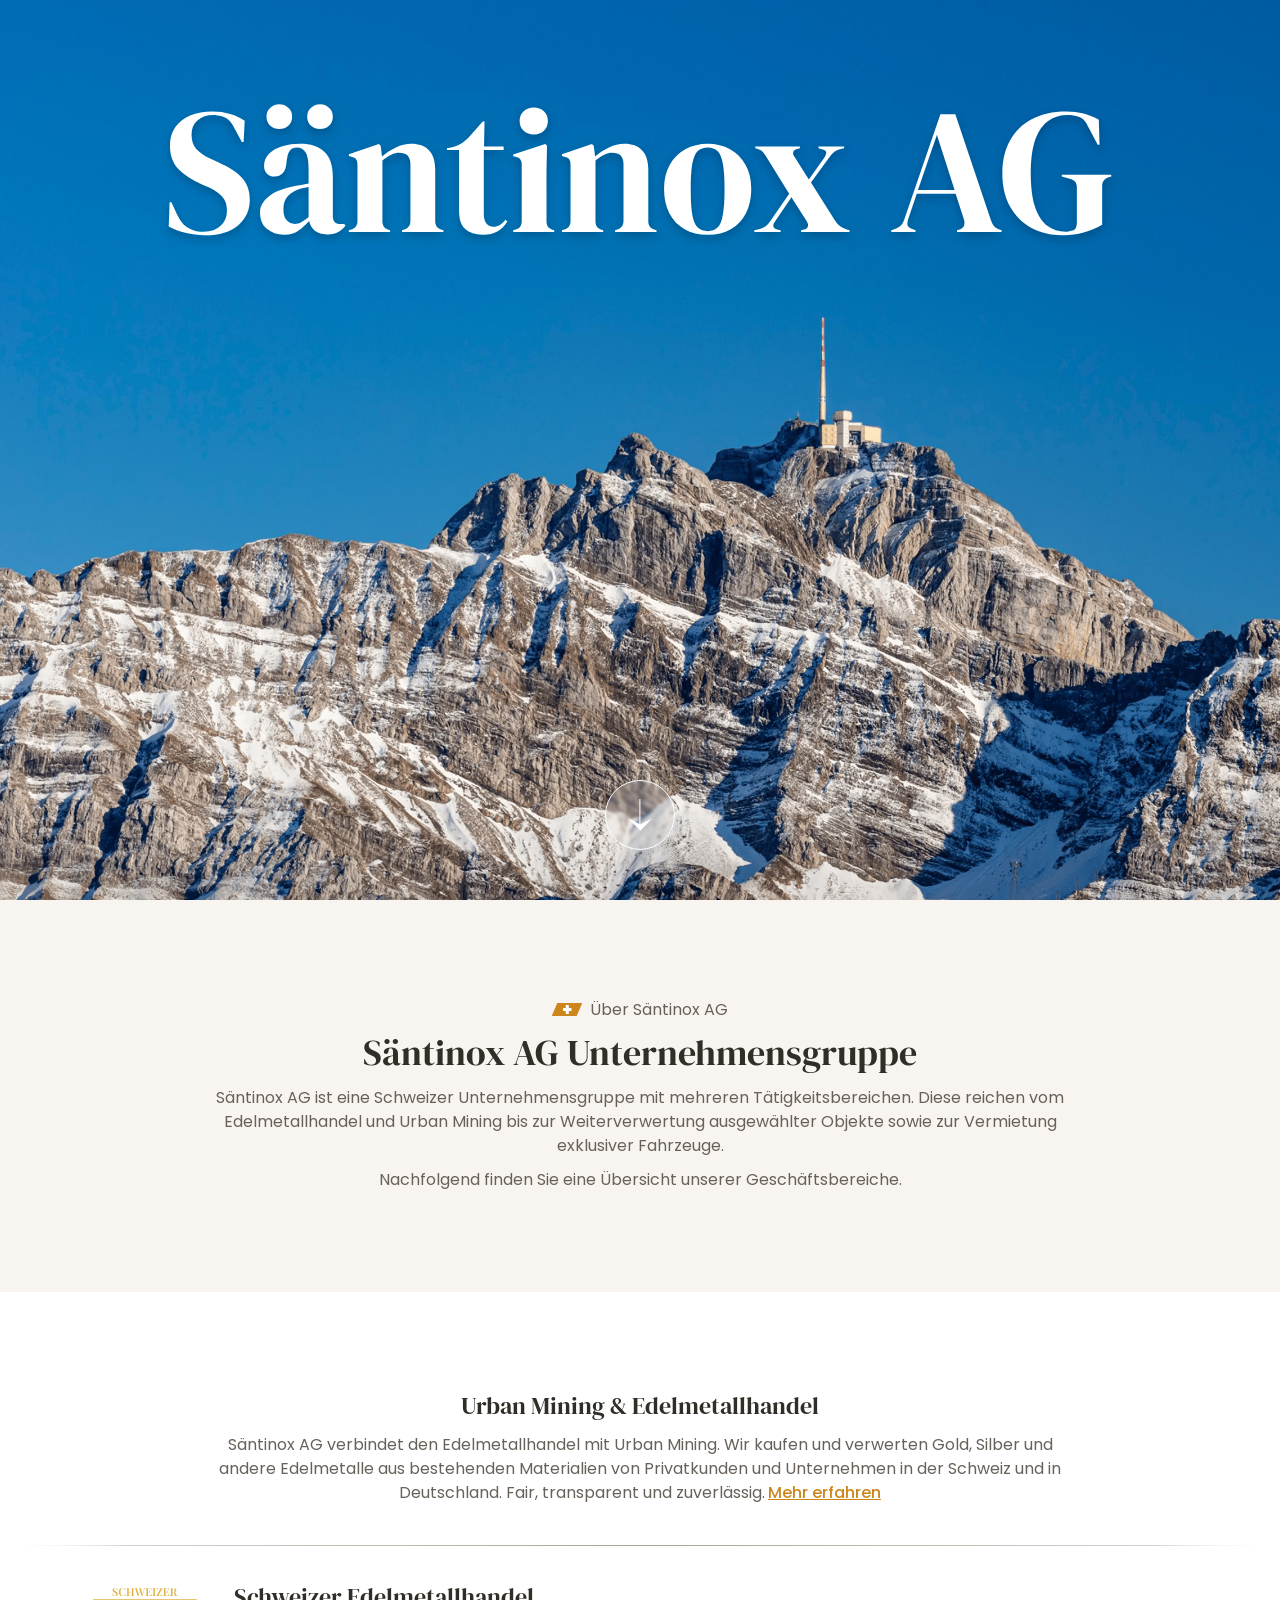
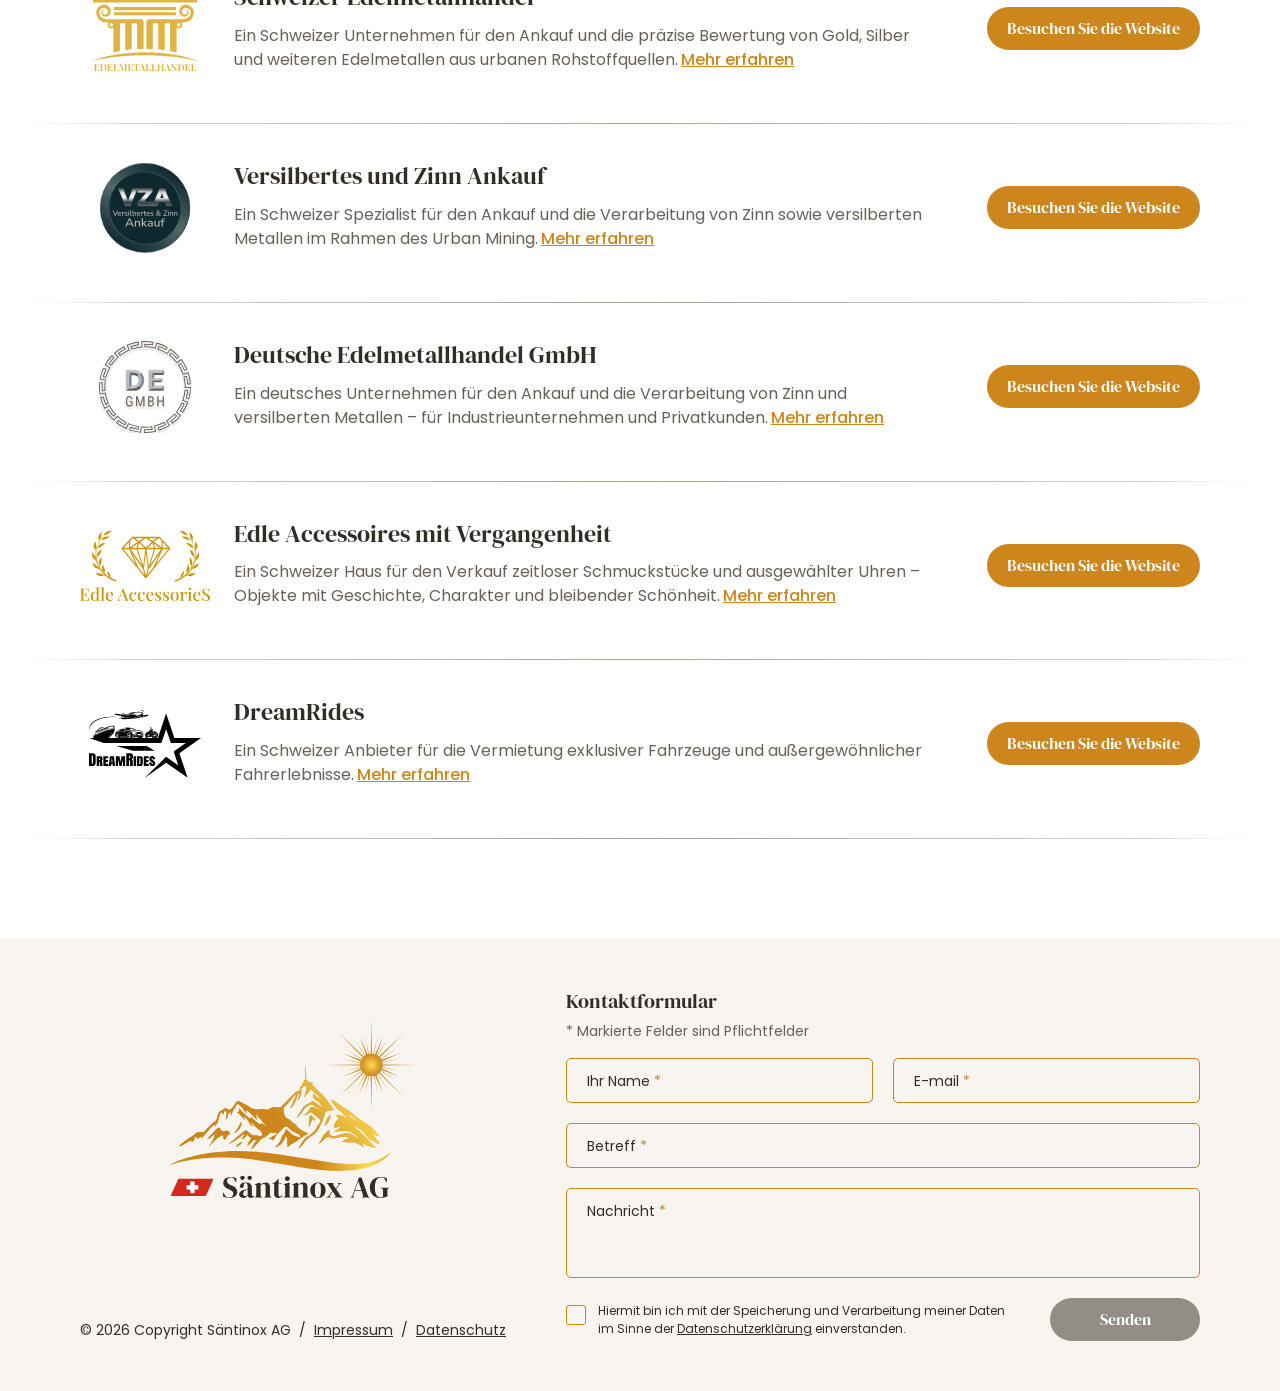
<file: index.html>
<!doctype html><html><head><meta charset="UTF-8"><meta http-equiv="X-UA-Compatible" content="IE=edge"><meta name="viewport" content="width=device-width,initial-scale=1"><meta name="robots" content="noindex, nofollow"><title>Säntinox AG</title><meta name="description" content="Säntinox AG descriprion"><link rel="icon" type="image/png" href="assets/static/images/favicon_09f9aa4049e37649c36a.png"><link rel="icon" type="image/x-icon" href="assets/static/images/favicon_f955033d656e8129b5a1.ico"><meta name="theme-color" content="#F8F5F1"><meta name="msapplication-navbutton-color" content="#F8F5F1"><meta name="apple-mobile-web-app-status-bar-style" content="#F8F5F1"><meta name="apple-mobile-web-app-capable" content="yes"><script defer="defer" src="./assets/js/app.js"></script><link href="./assets/css/application.css" rel="stylesheet"></head><body><main class="main"><div class="section section-main" id="top"><div class="main-wrapper"><h1 class="main-title"><svg xmlns="http://www.w3.org/2000/svg" width="1100" height="170" viewBox="0 0 1100 170" fill="none"><g filter="url(#title)"><path d="M51.6027 155C44.2334 155 36.7302 154.049 29.093 152.147C21.4558 150.38 15.0915 148.003 10 145.014L11.0049 117.296H13.0147L19.245 130.543C21.1208 134.348 23.1306 137.745 25.2744 140.734C27.4182 143.587 30.3659 145.829 34.1175 147.459C36.7972 148.818 39.3429 149.769 41.7547 150.312C44.3004 150.72 47.1141 150.924 50.1958 150.924C58.3689 150.924 64.8003 148.682 69.4898 144.198C74.3133 139.715 76.725 133.94 76.725 126.875C76.725 120.217 75.1172 115.054 71.9015 111.386C68.6859 107.582 63.5274 103.913 56.4262 100.38L48.186 96.712C36.6632 91.5489 27.6192 85.6386 21.0538 78.981C14.6225 72.1875 11.4069 63.2201 11.4069 52.0788C11.4069 44.0625 13.4166 37.1332 17.4362 31.2908C21.5898 25.4484 27.2842 20.9647 34.5194 17.8397C41.8887 14.7147 50.4638 13.1522 60.2448 13.1522C67.346 13.1522 74.0453 14.1033 80.3427 16.0054C86.774 17.9076 92.3344 20.4891 97.0239 23.75L95.818 48.2065H93.8083L85.5681 32.9212C83.2904 28.1658 81.0126 24.837 78.7348 22.9348C76.4571 20.8967 73.8443 19.4701 70.8966 18.6549C69.1548 18.1114 67.547 17.7717 66.0732 17.6359C64.5993 17.3641 62.7235 17.2283 60.4457 17.2283C53.6124 17.2283 47.851 19.2663 43.1615 23.3424C38.472 27.2826 36.1273 32.6495 36.1273 39.4429C36.1273 46.3723 37.9361 51.9429 41.5537 56.1549C45.1713 60.231 50.4638 63.8995 57.431 67.1603L66.6761 71.2364C79.5387 76.9429 88.7838 83.0571 94.4112 89.5788C100.039 95.9647 102.852 104.253 102.852 114.443C102.852 126.399 98.3638 136.182 89.3867 143.791C80.5436 151.264 67.949 155 51.6027 155Z" fill="white"></path><path d="M142.141 154.389C134.369 154.389 127.804 152.147 122.445 147.663C117.219 143.179 114.606 136.726 114.606 128.302C114.606 121.916 117.822 116.073 124.253 110.774C130.685 105.34 140.801 101.264 154.601 98.5462C156.745 98.1386 159.157 97.731 161.837 97.3234C164.516 96.7799 167.33 96.2364 170.278 95.6929V79.5924C170.278 70.3533 169.139 63.8995 166.861 60.231C164.717 56.4266 161.301 54.5245 156.611 54.5245C153.395 54.5245 150.85 55.6114 148.974 57.7853C147.098 59.8234 145.892 63.4239 145.356 68.587L144.954 70.8288C144.686 76.6712 143.279 80.9511 140.734 83.6685C138.188 86.3859 135.039 87.7446 131.288 87.7446C127.804 87.7446 124.923 86.6576 122.646 84.4837C120.368 82.3098 119.229 79.3886 119.229 75.7201C119.229 70.1495 121.105 65.462 124.856 61.6576C128.742 57.8533 133.833 55 140.131 53.0978C146.428 51.1957 153.261 50.2446 160.631 50.2446C172.555 50.2446 181.733 53.2337 188.165 59.212C194.73 65.0543 198.013 74.6332 198.013 87.9484V132.989C198.013 139.103 200.826 142.16 206.454 142.16H210.875L212.684 143.791C210.138 147.052 207.325 149.565 204.243 151.332C201.295 153.098 197.075 153.981 191.581 153.981C185.686 153.981 180.997 152.622 177.513 149.905C174.163 147.052 171.952 143.315 170.881 138.696C166.861 143.043 162.707 146.78 158.42 149.905C154.266 152.894 148.84 154.389 142.141 154.389ZM154.4 141.957C157.08 141.957 159.559 141.345 161.837 140.122C164.248 138.764 167.062 136.726 170.278 134.008V99.769C168.938 100.041 167.598 100.312 166.258 100.584C164.918 100.856 163.377 101.128 161.636 101.399C155.472 103.03 150.515 105.815 146.763 109.755C143.145 113.56 141.337 118.723 141.337 125.245C141.337 130.815 142.61 135.027 145.155 137.88C147.701 140.598 150.783 141.957 154.4 141.957ZM183.341 33.125C179.59 33.125 176.173 31.9022 173.091 29.4565C170.144 26.875 168.67 23.4103 168.67 19.0625C168.67 14.7147 170.144 11.3179 173.091 8.87228C176.173 6.29076 179.59 5 183.341 5C187.361 5 190.777 6.29076 193.591 8.87228C196.539 11.3179 198.013 14.7147 198.013 19.0625C198.013 23.4103 196.539 26.875 193.591 29.4565C190.777 31.9022 187.361 33.125 183.341 33.125ZM136.714 33.125C132.829 33.125 129.412 31.9022 126.464 29.4565C123.517 26.875 122.043 23.4103 122.043 19.0625C122.043 14.7147 123.517 11.3179 126.464 8.87228C129.412 6.29076 132.829 5 136.714 5C140.6 5 144.016 6.29076 146.964 8.87228C149.912 11.3179 151.386 14.7147 151.386 19.0625C151.386 23.4103 149.912 26.875 146.964 29.4565C144.016 31.9022 140.6 33.125 136.714 33.125Z" fill="white"></path><path d="M216.427 151.332V149.293L219.241 148.478C223.931 147.12 226.275 143.791 226.275 138.492V74.7011C226.275 71.712 225.806 69.538 224.869 68.1793C223.931 66.6848 222.122 65.6658 219.442 65.1223L216.427 64.3071V62.269L250.795 50.4484L252.805 52.4864L254.412 64.7147C259.102 60.5027 264.394 57.038 270.29 54.3207C276.185 51.6033 282.014 50.2446 287.775 50.2446C296.618 50.2446 303.384 52.6902 308.074 57.5815C312.897 62.4728 315.309 69.9456 315.309 80V138.696C315.309 143.995 317.855 147.323 322.946 148.682L324.755 149.293V151.332H277.324V149.293L279.937 148.478C284.626 146.984 286.971 143.655 286.971 138.492V73.4783C286.971 64.7826 282.684 60.4348 274.108 60.4348C268.213 60.4348 261.782 63.4239 254.814 69.4022V138.696C254.814 143.995 257.159 147.323 261.849 148.682L263.658 149.293V151.332H216.427Z" fill="white"></path><path d="M369.823 154.389C361.248 154.389 354.549 152.215 349.725 147.867C345.036 143.519 342.691 136.59 342.691 127.079V57.3777H328.823V55.3397L333.647 54.5245C337.8 53.5734 341.351 52.2147 344.299 50.4484C347.38 48.6821 350.395 46.3044 353.343 43.3152L369.823 24.769H371.833L371.23 53.3016H393.74V57.3777H371.029V130.747C371.029 135.503 372.034 139.103 374.044 141.549C376.187 143.995 378.867 145.217 382.083 145.217C384.897 145.217 387.375 144.538 389.519 143.179C391.663 141.685 393.807 139.715 395.95 137.269L397.96 139.307C395.28 143.927 391.596 147.595 386.906 150.312C382.217 153.03 376.522 154.389 369.823 154.389Z" fill="white"></path><path d="M428.374 39.6467C423.818 39.6467 419.933 38.2201 416.717 35.3669C413.635 32.3777 412.095 28.6413 412.095 24.1576C412.095 19.538 413.635 15.8016 416.717 12.9484C419.933 10.0951 423.818 8.66848 428.374 8.66848C432.929 8.66848 436.748 10.0951 439.83 12.9484C442.911 15.8016 444.452 19.538 444.452 24.1576C444.452 28.6413 442.911 32.3777 439.83 35.3669C436.748 38.2201 432.929 39.6467 428.374 39.6467ZM404.658 151.332V149.293L407.472 148.478C410.152 147.663 411.961 146.44 412.899 144.81C413.97 143.179 414.506 141.005 414.506 138.288V74.4973C414.506 71.644 413.97 69.538 412.899 68.1793C411.961 66.6848 410.152 65.6658 407.472 65.1223L404.658 64.5109V62.4728L441.438 50.4484L443.447 52.4864L442.844 81.4266V138.492C442.844 141.209 443.313 143.383 444.251 145.014C445.323 146.644 447.132 147.867 449.678 148.682L451.688 149.293V151.332H404.658Z" fill="white"></path><path d="M460.586 151.332V149.293L463.399 148.478C468.089 147.12 470.434 143.791 470.434 138.492V74.7011C470.434 71.712 469.965 69.538 469.027 68.1793C468.089 66.6848 466.28 65.6658 463.6 65.1223L460.586 64.3071V62.269L494.953 50.4484L496.963 52.4864L498.571 64.7147C503.26 60.5027 508.553 57.038 514.448 54.3207C520.343 51.6033 526.172 50.2446 531.933 50.2446C540.776 50.2446 547.542 52.6902 552.232 57.5815C557.055 62.4728 559.467 69.9456 559.467 80V138.696C559.467 143.995 562.013 147.323 567.104 148.682L568.913 149.293V151.332H521.482V149.293L524.095 148.478C528.784 146.984 531.129 143.655 531.129 138.492V73.4783C531.129 64.7826 526.842 60.4348 518.267 60.4348C512.371 60.4348 505.94 63.4239 498.973 69.4022V138.696C498.973 143.995 501.317 147.323 506.007 148.682L507.816 149.293V151.332H460.586Z" fill="white"></path><path d="M627.624 154.389C617.441 154.389 608.598 152.283 601.095 148.071C593.592 143.723 587.763 137.609 583.61 129.728C579.59 121.848 577.58 112.609 577.58 102.011C577.58 91.413 579.724 82.2419 584.012 74.4973C588.433 66.7527 594.396 60.7745 601.899 56.5625C609.536 52.3505 618.111 50.2446 627.624 50.2446C637.137 50.2446 645.645 52.3505 653.149 56.5625C660.652 60.6386 666.547 66.5489 670.835 74.2935C675.256 82.038 677.467 91.2772 677.467 102.011C677.467 112.745 675.39 122.052 671.237 129.932C667.217 137.677 661.456 143.723 653.952 148.071C646.583 152.283 637.807 154.389 627.624 154.389ZM627.624 150.312C632.314 150.312 636.065 148.954 638.879 146.236C641.693 143.519 643.703 138.696 644.908 131.766C646.248 124.837 646.918 115.054 646.918 102.418C646.918 89.6467 646.248 79.7962 644.908 72.8668C643.703 65.9375 641.693 61.1141 638.879 58.3967C636.065 55.6794 632.314 54.3207 627.624 54.3207C622.935 54.3207 619.116 55.6794 616.168 58.3967C613.355 61.1141 611.278 65.9375 609.938 72.8668C608.732 79.7962 608.129 89.6467 608.129 102.418C608.129 115.054 608.732 124.837 609.938 131.766C611.278 138.696 613.355 143.519 616.168 146.236C619.116 148.954 622.935 150.312 627.624 150.312Z" fill="white"></path><path d="M680.962 151.332V149.293L686.188 148.071C689.269 147.391 691.748 146.372 693.624 145.014C695.634 143.519 697.509 141.481 699.251 138.899L720.957 107.31L693.624 63.288C692.284 61.25 691.078 59.6875 690.006 58.6005C688.934 57.5136 687.259 56.6984 684.982 56.1549L682.168 55.3397V53.3016H733.217V55.3397L729.8 56.1549C725.111 57.6495 724.173 60.6386 726.986 65.1223L743.467 91.0054L761.354 65.9375C762.828 63.6277 763.498 61.7255 763.364 60.231C763.364 58.6005 762.091 57.4457 759.545 56.7663L754.521 55.3397V53.3016H783.863V55.3397L779.04 56.5625C776.092 57.3777 773.815 58.4647 772.207 59.8234C770.599 61.0462 768.857 63.0163 766.981 65.7337L745.878 94.6739L773.412 138.084C776.762 143.383 781.251 146.78 786.878 148.274L790.094 149.293V151.332H734.624V149.293L738.04 148.478C740.318 147.935 741.725 146.848 742.261 145.217C742.931 143.451 742.596 141.481 741.256 139.307L723.57 111.386L704.477 139.511C702.869 141.685 702.333 143.587 702.869 145.217C703.539 146.712 704.946 147.731 707.089 148.274L711.109 149.293V151.332H680.962Z" fill="white"></path><path d="M837.953 151.332V149.293L842.978 147.459C845.658 146.372 847.734 145.082 849.208 143.587C850.682 141.957 851.888 139.715 852.826 136.861L894.228 16.413H911.311L952.11 137.677C953.181 140.666 954.387 142.976 955.727 144.606C957.067 146.101 959.144 147.391 961.958 148.478L964.369 149.293V151.332H913.321V149.293L916.335 148.274C919.149 147.187 920.824 145.693 921.36 143.791C922.03 141.753 921.963 139.375 921.159 136.658L911.713 107.31H867.095L857.448 136.046C856.511 139.035 856.176 141.413 856.444 143.179C856.846 144.946 858.453 146.372 861.267 147.459L865.689 149.293V151.332H837.953ZM868.502 103.234H910.507L890.208 39.8505L868.502 103.234Z" fill="white"></path><path d="M1034.33 155C1020.66 155 1008.6 152.147 998.153 146.44C987.836 140.598 979.729 132.378 973.834 121.78C968.073 111.046 965.192 98.4103 965.192 83.8723C965.192 69.7418 968.073 57.3777 973.834 46.7799C979.596 36.1821 987.903 27.962 998.756 22.1196C1009.74 16.1413 1023.01 13.1522 1038.55 13.1522C1045.65 13.1522 1052.22 13.9674 1058.25 15.5978C1064.41 17.2283 1070.24 19.606 1075.73 22.731L1076.53 51.2636H1074.52L1063.27 30.0679C1061.53 26.6712 1059.92 24.2255 1058.45 22.731C1056.97 21.2364 1055.1 20.0815 1052.82 19.2663C1050.68 18.587 1048.67 18.1114 1046.79 17.8397C1045.05 17.4321 1042.7 17.2283 1039.76 17.2283C1031.45 17.2283 1024.08 19.4701 1017.65 23.9538C1011.35 28.4375 1006.46 35.5707 1002.98 45.3533C999.492 55.1359 997.751 67.9755 997.751 83.8723C997.751 99.6331 999.358 112.473 1002.57 122.391C1005.92 132.31 1010.61 139.579 1016.64 144.198C1022.67 148.682 1029.64 150.924 1037.54 150.924C1038.75 150.924 1039.89 150.856 1040.96 150.72C1042.17 150.448 1043.31 150.177 1044.38 149.905C1046.92 149.497 1048.6 148.41 1049.4 146.644C1050.21 144.878 1050.61 142.772 1050.61 140.326V99.9728C1050.61 94.6739 1047.93 91.413 1042.57 90.1902L1033.32 87.7446V85.7065H1090V87.7446L1087.19 88.5598C1082.09 90.1902 1079.55 93.587 1079.55 98.75V142.976C1072.58 146.916 1065.48 149.905 1058.25 151.943C1051.14 153.981 1043.17 155 1034.33 155Z" fill="white"></path></g><defs><filter id="title" x="0" y="0" width="1100" height="170" filterUnits="userSpaceOnUse" color-interpolation-filters="sRGB"><feFlood flood-opacity="0" result="BackgroundImageFix"></feFlood><feColorMatrix in="SourceAlpha" type="matrix" values="0 0 0 0 0 0 0 0 0 0 0 0 0 0 0 0 0 0 127 0" result="hardAlpha"></feColorMatrix><feOffset dy="5"></feOffset><feGaussianBlur stdDeviation="5"></feGaussianBlur><feComposite in2="hardAlpha" operator="out"></feComposite><feColorMatrix type="matrix" values="0 0 0 0 0 0 0 0 0 0 0 0 0 0 0 0 0 0 0.2 0"></feColorMatrix><feBlend mode="normal" in2="BackgroundImageFix" result="title_shadow"></feBlend><feBlend mode="normal" in="SourceGraphic" in2="title_shadow" result="shape"></feBlend></filter></defs></svg> Säntinox AG</h1><picture class="img-bg"><source srcset="assets/static/images/main-pic-mob_fffb5a8d2baa65953321.jpg" media="(max-width: 575px)"><img src="assets/static/images/main-pic_fa0c423ed8a8434b8704.jpg" loading="lazy" alt="Säntinox AG" title="Säntinox AG" width="2878" height="1600"></picture><picture class="img-mountain"><source srcset="assets/static/images/mountain-mob_22307a30dd36635a48ac.png" media="(max-width: 575px)"><img src="assets/static/images/mountain_7a6aa12ce541053bfe48.png" loading="lazy" alt="Säntinox AG" title="Säntinox AG" width="2880" height="1600"></picture><a href="#about-section" class="main-btn"><svg width="25" height="32" viewBox="0 0 25 32" fill="none" xmlns="http://www.w3.org/2000/svg"><path d="M12.25 31.5L24.5 19.25L12.25 25.375L1.37691e-06 19.25L12.25 31.5Z" fill="white"></path><line y1="-0.5" x2="28" y2="-0.5" transform="matrix(-4.37113e-08 -1 -1 4.37113e-08 11.3867 28)" stroke="white"></line></svg></a></div></div><div class="section section-about" id="about-section"><div class="container"><div class="about-pretitle"><svg xmlns="http://www.w3.org/2000/svg" width="30" height="13" viewBox="0 0 30 13" fill="none"><path d="M24.3459 13H0.509815C0.140472 13 -0.106023 12.6031 0.045256 12.2521L5.18956 0.313278C5.2717 0.122646 5.45357 0 5.65412 0H29.4902C29.8595 0 30.106 0.396864 29.9547 0.747949L24.8104 12.6867C24.7283 12.8773 24.5464 13 24.3459 13Z" fill="#CC861C"></path><path d="M13.7269 2.38775C13.7269 2.24123 13.8409 2.12245 13.9815 2.12245H16.5277C16.6683 2.12245 16.7823 2.24123 16.7823 2.38775V10.6122C16.7823 10.7588 16.6683 10.8775 16.5277 10.8775H13.9815C13.8409 10.8775 13.7269 10.7588 13.7269 10.6122V2.38775Z" fill="white"></path><path d="M19.2012 4.90817C19.3418 4.90817 19.4558 5.02695 19.4558 5.17347V7.82653C19.4558 7.97305 19.3418 8.09183 19.2012 8.09183H11.3081C11.1674 8.09183 11.0534 7.97305 11.0534 7.82653V5.17347C11.0534 5.02694 11.1674 4.90817 11.3081 4.90817H19.2012Z" fill="white"></path></svg> Über Säntinox AG</div><h2 class="about-title">Säntinox AG Unternehmensgruppe</h2><div class="about-text"><p>Säntinox AG ist eine Schweizer Unternehmensgruppe mit mehreren Tätigkeitsbereichen. Diese reichen vom Edelmetallhandel und Urban Mining bis zur Weiterverwertung ausgewählter Objekte sowie zur Vermietung exklusiver Fahrzeuge.</p><p>Nachfolgend finden Sie eine Übersicht unserer Geschäftsbereiche.</p></div></div></div><div class="section section-projects"><div class="container"><h2 class="projects-title">Urban Mining & Edelmetallhandel</h2><div class="projects-text text-toggle"><p>Säntinox AG verbindet den Edelmetallhandel mit Urban Mining. Wir kaufen und verwerten Gold, Silber und andere Edelmetalle aus bestehenden Materialien von Privatkunden und Unternehmen in der Schweiz und in Deutschland. Fair, transparent und zuverlässig.<span class="show-more" data-original="Mehr erfahren" data-active="Weniger anzeigen">Mehr erfahren</span></p><p>Urban Mining bedeutet, wertvolle Metalle aus bereits vorhandenen Materialien zurückzugewinnen, anstatt neue Rohstoffe abzubauen. Wir konzentrieren uns auf Gold, Silber und andere Edelmetalle, sowie Zinn und versilberte Metalle aus Altmaterialien, Industrieabfällen und wiederverwertbaren Beständen.</p><p>Zu unseren Kunden zählen sowohl Privatpersonen mit nicht mehr benötigten Gegenständen als auch Unternehmen und gewerbliche Partner. Unabhängig vom Umfang legen wir großen Wert auf eine klare Bewertung, nachvollziehbare Preise und die Einhaltung aller gesetzlichen Vorgaben in der Schweiz und in Deutschland. Unser Ziel ist es, Materialien sinnvoll weiterzuverwenden und gleichzeitig Ressourcen zu schonen.</p></div><div class="projects-main"><div class="project-item"><div class="project-item__logo"><img src="assets/static/images/svg/logo1_41074d233e0c059e5183.svg" loading="lazy" alt="Schweizer Edelmetallhandel" title="Schweizer Edelmetallhandel" width="108" height="83"></div><div class="project-item__text"><h3 class="project-item__title">Schweizer Edelmetallhandel</h3><div class="text-toggle"><p>Ein Schweizer Unternehmen für den Ankauf und die präzise Bewertung von Gold, Silber und weiteren Edelmetallen aus urbanen Rohstoffquellen.<span class="show-more" data-original="Mehr erfahren" data-active="Weniger anzeigen">Mehr erfahren</span></p><p>Der Schweizer Edelmetallhandel steht für fundierte Wertermittlung und einen professionellen Umgang mit Edelmetallen. Wir kaufen Gold, Silber und weitere Edelmetalle sowie Schmuck aus unterschiedlichen Quellen an und bewerten diese nach klar definierten, marktgerechten Kriterien.</p><p>Unser Fokus liegt auf Transparenz, Nachvollziehbarkeit und Vertrauen. Kunden profitieren von einer sachlichen Beratung, präzisen Analysen und einer Abwicklung, die höchsten Qualitäts- und Sicherheitsstandards entspricht.</p></div></div><div class="project-item__btn"><a href="https://schweizer-edelmetallhandel.ch/" class="btn" target="_blank">Besuchen Sie die Website</a></div></div><div class="project-item"><div class="project-item__logo"><img src="assets/static/images/svg/logo2_608dad7b01f23f1c9dc4.svg" loading="lazy" alt="Versilbertes und Zinn Ankauf" title="Versilbertes und Zinn Ankauf" width="90" height="90"></div><div class="project-item__text"><h3 class="project-item__title">Versilbertes und Zinn Ankauf</h3><div class="text-toggle"><p>Ein Schweizer Spezialist für den Ankauf und die Verarbeitung von Zinn sowie versilberten Metallen im Rahmen des Urban Mining.<span class="show-more" data-original="Mehr erfahren" data-active="Weniger anzeigen">Mehr erfahren</span></p><p>Der Bereich Versilbertes & Zinn Ankauf konzentriert sich auf Materialien, die in klassischen Recyclingprozessen oft unterschätzt werden. Wir erfassen, sortieren und verarbeiten zinnhaltige sowie versilberte Metalle fachgerecht und führen sie kontrolliert dem Wertstoffkreislauf zurück.</p><p>Dabei verbinden wir materialtechnisches Know-how mit wirtschaftlicher Effizienz. Unser Ziel ist es, auch komplexe oder gemischte Materialien sinnvoll zu verwerten und ihren tatsächlichen Wert transparent darzustellen.</p></div></div><div class="project-item__btn"><a href="https://vz-ankauf.ch/" class="btn" target="_blank">Besuchen Sie die Website</a></div></div><div class="project-item"><div class="project-item__logo"><img src="assets/static/images/svg/logo3_b03cf4bbce44e6df90a5.svg" loading="lazy" alt="Deutsche Edelmetallhandel GmbH" title="Deutsche Edelmetallhandel GmbH" width="96" height="92"></div><div class="project-item__text"><h3 class="project-item__title">Deutsche Edelmetallhandel GmbH</h3><div class="text-toggle"><p>Ein deutsches Unternehmen für den Ankauf und die Verarbeitung von Zinn und versilberten Metallen – für Industrieunternehmen und Privatkunden.<span class="show-more" data-original="Mehr erfahren" data-active="Weniger anzeigen">Mehr erfahren</span></p><p>Die Deutsche Edelmetallhandel GmbH ist auf den deutschen Markt ausgerichtet und arbeitet eng mit Industriepartnern zusammen. Der Schwerpunkt liegt auf der Rückgewinnung von Metallen aus industriellen Prozessen sowie aus wiederverwertbaren Materialströmen.</p><p>Gleichzeitig betreuen wir auch Privatkunden, die zinnhaltige oder versilberte Materialien fachgerecht und transparent verwerten lassen möchten. Durch strukturierte Abläufe, klare Dokumentation und die Einhaltung deutscher und europäischer Standards schaffen wir eine verlässliche Schnittstelle zwischen Industrie, Recycling und Rohstoffmarkt.</p></div></div><div class="project-item__btn"><a href="https://deutsche-edelmetallhandel-gmbh.de/" class="btn" target="_blank">Besuchen Sie die Website</a></div></div><div class="project-item"><div class="project-item__logo"><img src="assets/static/images/svg/logo4_99b65d56d600e32a0ab1.svg" loading="lazy" alt="Edle Accessoires mit Vergangenheit" title="Edle Accessoires mit Vergangenheit" width="130" height="70"></div><div class="project-item__text"><h3 class="project-item__title">Edle Accessoires mit Vergangenheit</h3><div class="text-toggle"><p>Ein Schweizer Haus für den Verkauf zeitloser Schmuckstücke und ausgewählter Uhren – Objekte mit Geschichte, Charakter und bleibender Schönheit.<span class="show-more" data-original="Mehr erfahren" data-active="Weniger anzeigen">Mehr erfahren</span></p><p>Edle Accessoires mit Vergangenheit ist ein Ableger des Schweizer Edelmetallhandels und entsteht im direkten Zusammenhang mit unserer Tätigkeit im Urban Mining. Im Rahmen des Ankaufs und der Bewertung von Edelmetallen gelangen auch Schmuckstücke und Uhren zu uns, die über ihren reinen Materialwert hinaus von besonderer Qualität und Ästhetik sind.</p><p>Während ein Großteil der Materialien effizient dem Edelmetallkreislauf zugeführt wird, bewahren wir ausgewählte Stücke bewusst in ihrer ursprünglichen Form. Dazu zählen sorgfältig erhaltene Einzelstücke ebenso wie limitierte Schmuckstücke und Uhren, die heute nur noch selten zu finden sind.</p><p>Diese Accessoires stehen für handwerkliche Präzision, für das Designverständnis vergangener Zeiten und für eine zeitlose Schönheit, die unabhängig von kurzlebigen Trends besteht. Wir verstehen sie nicht nur als Schmuck oder Zeitmesser, sondern als bleibende Erinnerungen – als Verbindung von Vergangenheit und Gegenwart mit Charakter und Wert.</p></div></div><div class="project-item__btn"><a href="https://eav.schweizer-edelmetallhandel.ch/" class="btn" target="_blank">Besuchen Sie die Website</a></div></div><div class="project-item"><div class="project-item__logo"><img src="assets/static/images/svg/logo5_6f040602b8b74b8fe28d.svg" loading="lazy" alt="DreamRides" title="DreamRides" width="112" height="68"></div><div class="project-item__text"><h3 class="project-item__title">DreamRides</h3><div class="text-toggle"><p>Ein Schweizer Anbieter für die Vermietung exklusiver Fahrzeuge und außergewöhnlicher Fahrerlebnisse.<span class="show-more" data-original="Mehr erfahren" data-active="Weniger anzeigen">Mehr erfahren</span></p><p>DreamRides steht für besondere automobile Erlebnisse abseits des Gewöhnlichen. Unser Angebot umfasst ausgewählte Fahrzeuge, die nicht nur Mobilität bieten, sondern Emotionen, Stil und Individualität transportieren.</p><p>Der Fokus liegt auf Qualität, persönlichem Service und einer hochwertigen Präsentation. Ob für besondere Anlässe, Events oder private Erlebnisse – DreamRides verbindet Fahrkultur mit exklusivem Anspruch.</p></div></div><div class="project-item__btn"><a href="https://dream-rides.ch/" class="btn" target="_blank">Besuchen Sie die Website</a></div></div></div></div></div><footer class="footer"><div class="container"><div class="footer-wrapper"><div class="footer-left"><div class="footer-logo"><img src="assets/static/images/svg/logo_a2a37a6e77f41735ef6e.svg" loading="lazy" alt="Säntinox AG" title="Säntinox AG" width="250" height="179"></div><ul class="footer-menu"><li><span>© 2026 <span class="mob-hidden">Copyright</span> Säntinox AG</span></li><li><a href="javascript:void(0)">Impressum</a></li><li><a href="javascript:void(0)">Datenschutz</a></li></ul></div><div class="footer-right"><h2 class="footer-form__title">Kontaktformular</h2><span class="footer-form__text">* Markierte Felder sind Pflichtfelder</span><form action="api.php" class="santinox-form ajax_form clear-styles" data-error-title="Fehler senden!" data-error-message="Versuchen Sie es nach einer Weile erneut." data-success-title="Danke für die Nachricht." data-success-message="Unser Manager wird sich bald mit Ihnen in Verbindung setzen."><div class="form-row two-inputs"><div class="input-wrapper"><label for="name_field">Ihr Name <span>*</span></label> <input class="input" name="name" data-title="Name" data-validate-required="Erforderlich!" placeholder="Name eingeben" id="name_field"></div><div class="input-wrapper"><label for="email_field">E-mail <span>*</span></label> <input class="input" name="email" data-title="E-mail" data-validate-required="Erforderlich!" data-validate-email="Falsche E-Mail-Adresse!" placeholder="E-mail eingeben" id="email_field"></div></div><div class="form-row"><div class="input-wrapper"><label for="subject_field">Betreff <span>*</span></label> <input class="input" name="betreff" data-title="Betreff" data-validate-required="Erforderlich!" placeholder="Betreff eingeben" id="subject_field"></div></div><div class="form-row"><div class="input-wrapper"><label for="message_field">Nachricht <span>*</span></label> <textarea class="textarea" name="nachricht" data-title="Nachricht" data-validate-required="Erforderlich!" placeholder="Nachricht eingeben" id="message_field"></textarea></div></div><div class="form-footer"><div class="checkbox-wrapper"><input class="visually-hidden" type="checkbox" id="agreement" name="agreement" data-title="Agreement" value=""> <label for="agreement"><span>Hiermit bin ich mit der Speicherung und Verarbeitung meiner Daten im Sinne der <a href="javascript:void(0)">Datenschutzerklärung</a> einverstanden.</span></label></div><button type="submit" class="btn" data-sending="Senden..." data-error="Fehler :(" data-sent="Gesendet" disabled=""><span>Senden</span></button></div></form></div></div></div><a href="#top" class="top-btn"><svg width="16" height="21" viewBox="0 0 16 21" fill="none" xmlns="http://www.w3.org/2000/svg"><path d="M8 0.707451L2.53223 6.17522L7.77637 3.55315L8 3.44183L8.22363 3.55315L13.4678 6.17522L8 0.707451Z" fill="#CC861C" stroke="#CC861C"></path><line y1="-0.5" x2="18.2856" y2="-0.5" transform="matrix(0 1 1 4.37119e-08 8.56445 2.2846)" stroke="#CC861C"></line></svg></a></footer></main></body></html>
</file>
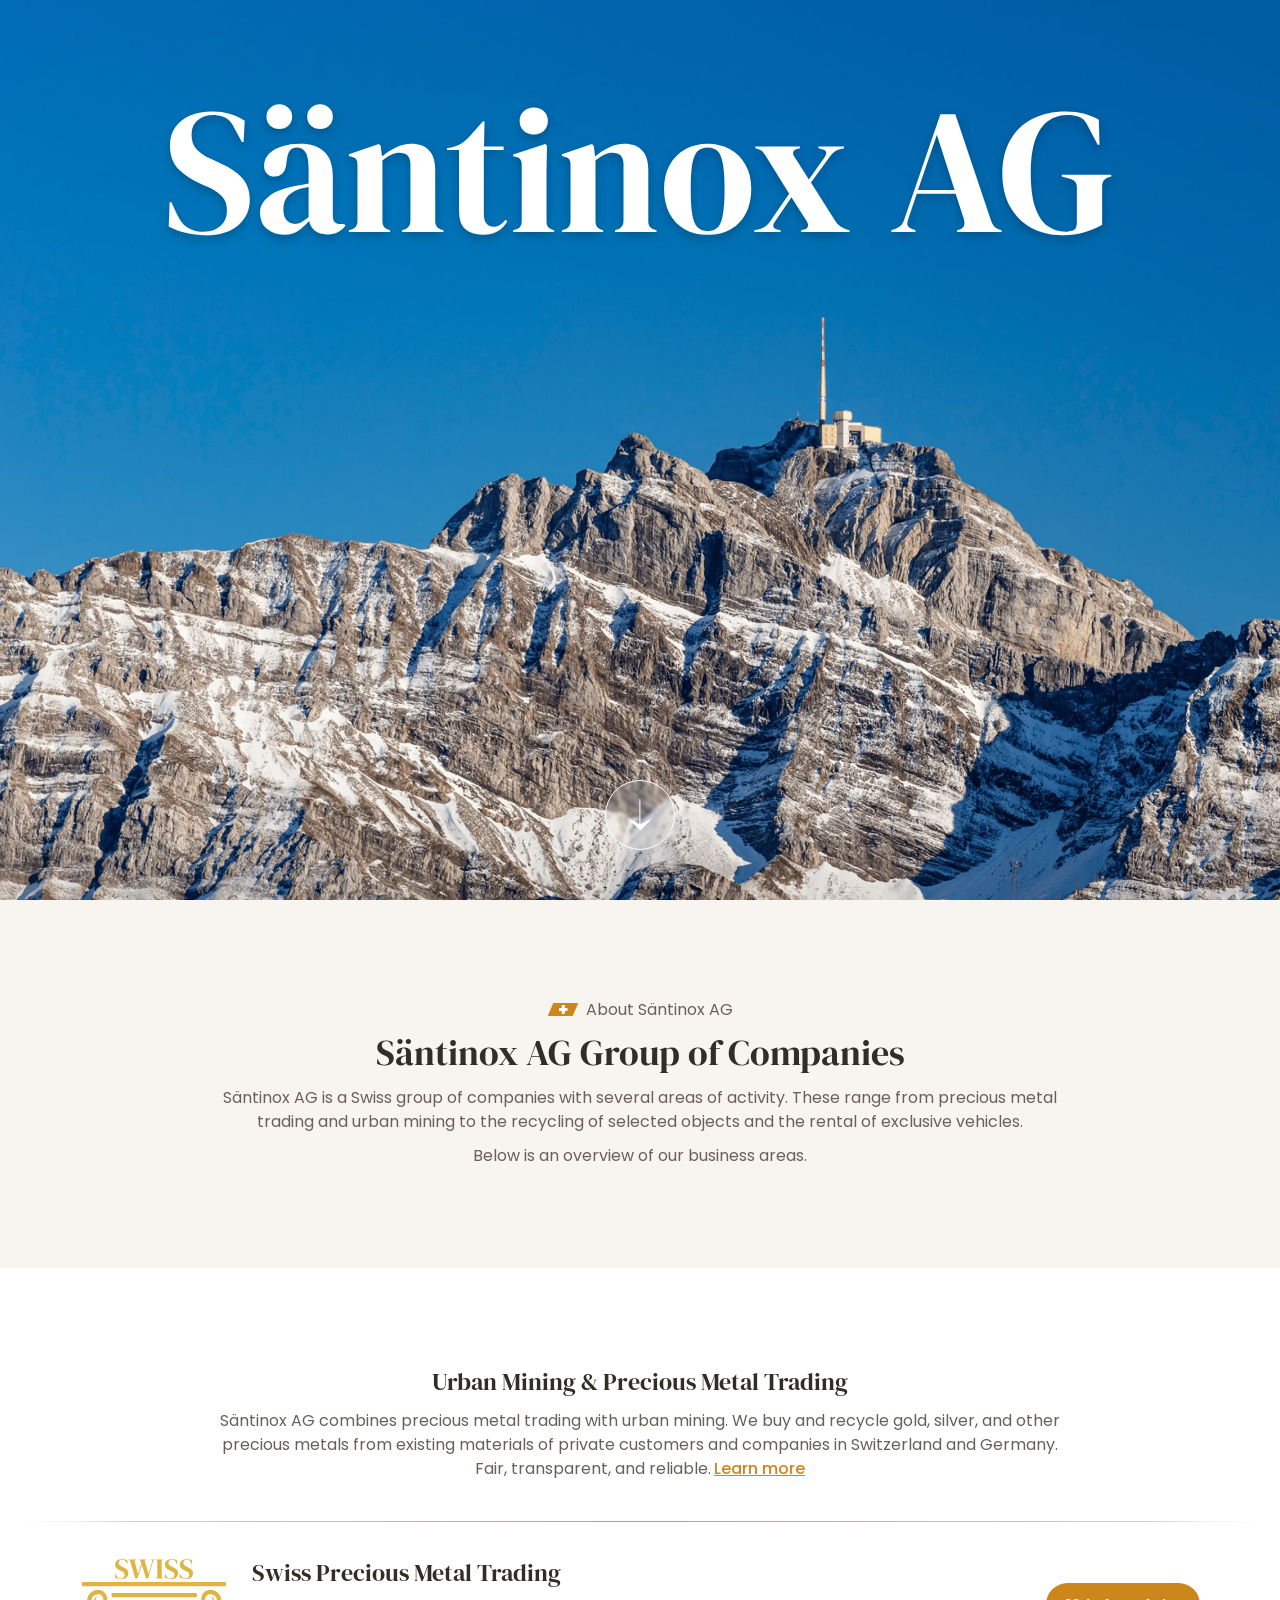
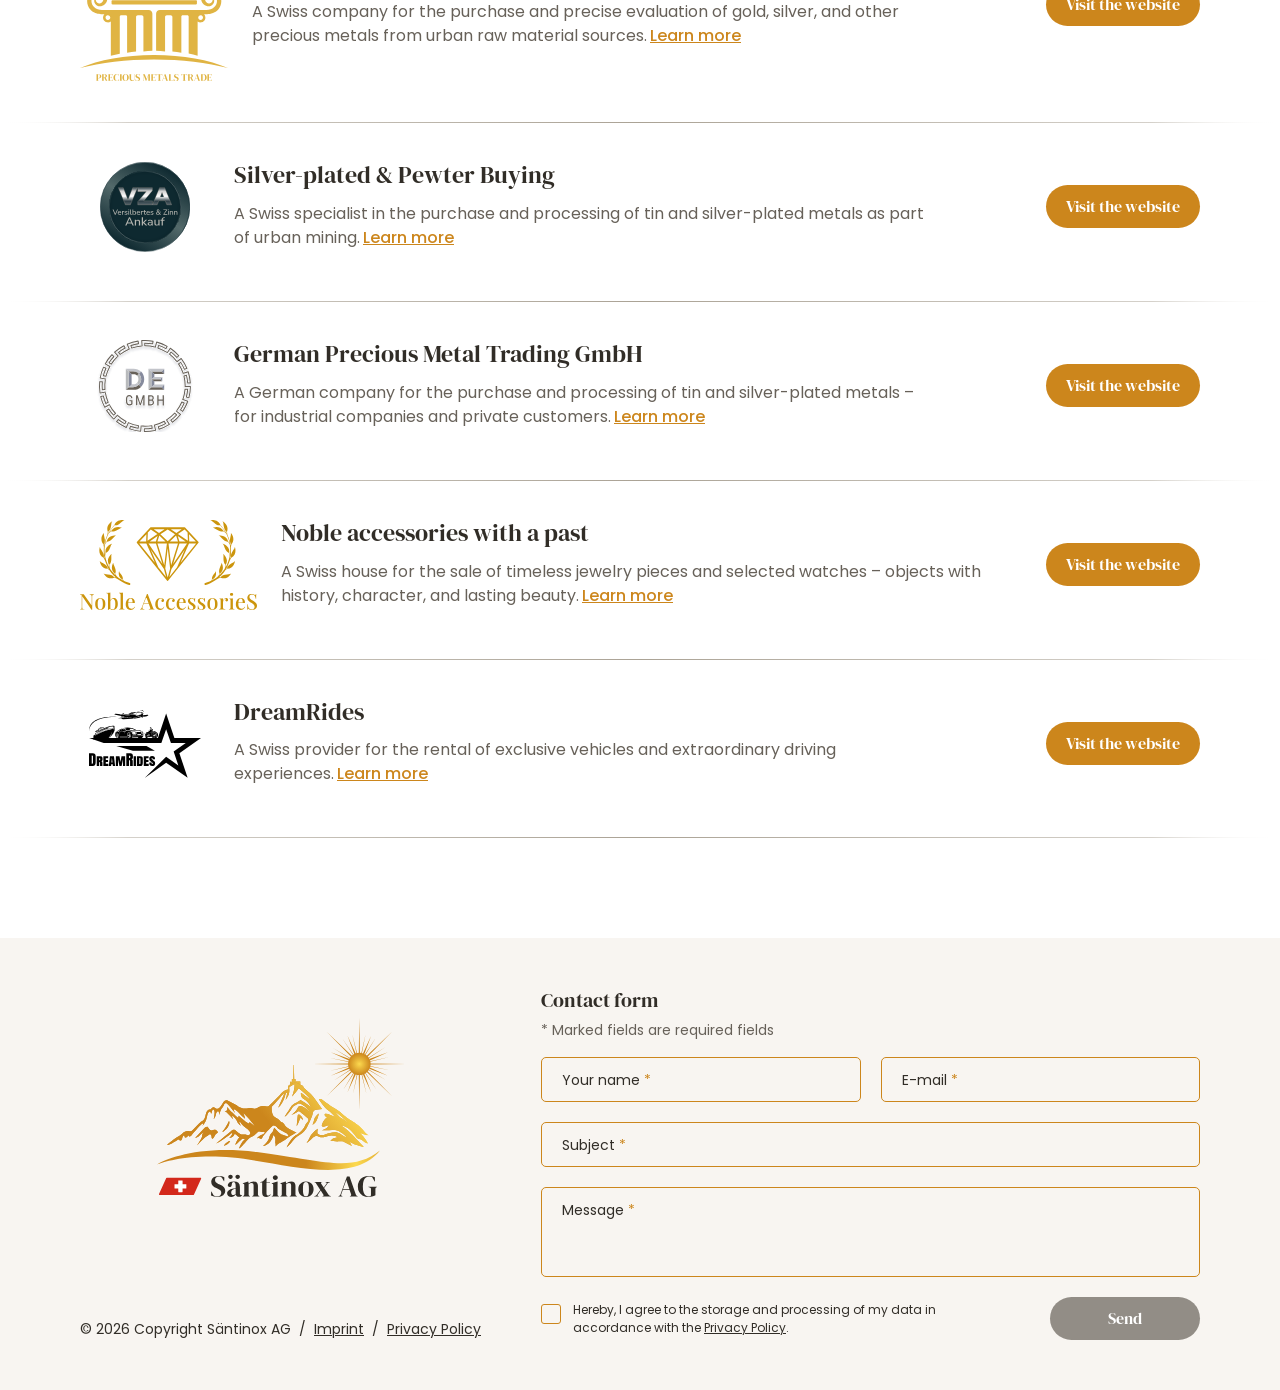
<file: en/index.html>
<!doctype html>
<html>
<head>
    <meta charset="UTF-8">
    <meta http-equiv="X-UA-Compatible" content="IE=edge">
    <meta name="viewport" content="width=device-width,initial-scale=1">
    <meta name="robots" content="noindex, nofollow">
    <title>Säntinox AG</title>
    <meta name="description" content="Säntinox AG descriprion">
    <link rel="icon" type="image/png" href="assets/static/images/favicon_09f9aa4049e37649c36a.png">
    <link rel="icon" type="image/x-icon" href="assets/static/images/favicon_f955033d656e8129b5a1.ico">
    <meta name="theme-color" content="#F8F5F1">
    <meta name="msapplication-navbutton-color" content="#F8F5F1">
    <meta name="apple-mobile-web-app-status-bar-style" content="#F8F5F1">
    <meta name="apple-mobile-web-app-capable" content="yes">
    <script defer="defer" src="./assets/js/app.js"></script>
    <link href="./assets/css/application.css" rel="stylesheet">
</head>
<body>
<main class="main">
    <div class="section section-main" id="top">
        <div class="main-wrapper">
            <h1 class="main-title">
                <svg xmlns="http://www.w3.org/2000/svg" width="1100" height="170" viewBox="0 0 1100 170" fill="none">
                    <g filter="url(#title)">
                        <path d="M51.6027 155C44.2334 155 36.7302 154.049 29.093 152.147C21.4558 150.38 15.0915 148.003 10 145.014L11.0049 117.296H13.0147L19.245 130.543C21.1208 134.348 23.1306 137.745 25.2744 140.734C27.4182 143.587 30.3659 145.829 34.1175 147.459C36.7972 148.818 39.3429 149.769 41.7547 150.312C44.3004 150.72 47.1141 150.924 50.1958 150.924C58.3689 150.924 64.8003 148.682 69.4898 144.198C74.3133 139.715 76.725 133.94 76.725 126.875C76.725 120.217 75.1172 115.054 71.9015 111.386C68.6859 107.582 63.5274 103.913 56.4262 100.38L48.186 96.712C36.6632 91.5489 27.6192 85.6386 21.0538 78.981C14.6225 72.1875 11.4069 63.2201 11.4069 52.0788C11.4069 44.0625 13.4166 37.1332 17.4362 31.2908C21.5898 25.4484 27.2842 20.9647 34.5194 17.8397C41.8887 14.7147 50.4638 13.1522 60.2448 13.1522C67.346 13.1522 74.0453 14.1033 80.3427 16.0054C86.774 17.9076 92.3344 20.4891 97.0239 23.75L95.818 48.2065H93.8083L85.5681 32.9212C83.2904 28.1658 81.0126 24.837 78.7348 22.9348C76.4571 20.8967 73.8443 19.4701 70.8966 18.6549C69.1548 18.1114 67.547 17.7717 66.0732 17.6359C64.5993 17.3641 62.7235 17.2283 60.4457 17.2283C53.6124 17.2283 47.851 19.2663 43.1615 23.3424C38.472 27.2826 36.1273 32.6495 36.1273 39.4429C36.1273 46.3723 37.9361 51.9429 41.5537 56.1549C45.1713 60.231 50.4638 63.8995 57.431 67.1603L66.6761 71.2364C79.5387 76.9429 88.7838 83.0571 94.4112 89.5788C100.039 95.9647 102.852 104.253 102.852 114.443C102.852 126.399 98.3638 136.182 89.3867 143.791C80.5436 151.264 67.949 155 51.6027 155Z"
                              fill="white"></path>
                        <path d="M142.141 154.389C134.369 154.389 127.804 152.147 122.445 147.663C117.219 143.179 114.606 136.726 114.606 128.302C114.606 121.916 117.822 116.073 124.253 110.774C130.685 105.34 140.801 101.264 154.601 98.5462C156.745 98.1386 159.157 97.731 161.837 97.3234C164.516 96.7799 167.33 96.2364 170.278 95.6929V79.5924C170.278 70.3533 169.139 63.8995 166.861 60.231C164.717 56.4266 161.301 54.5245 156.611 54.5245C153.395 54.5245 150.85 55.6114 148.974 57.7853C147.098 59.8234 145.892 63.4239 145.356 68.587L144.954 70.8288C144.686 76.6712 143.279 80.9511 140.734 83.6685C138.188 86.3859 135.039 87.7446 131.288 87.7446C127.804 87.7446 124.923 86.6576 122.646 84.4837C120.368 82.3098 119.229 79.3886 119.229 75.7201C119.229 70.1495 121.105 65.462 124.856 61.6576C128.742 57.8533 133.833 55 140.131 53.0978C146.428 51.1957 153.261 50.2446 160.631 50.2446C172.555 50.2446 181.733 53.2337 188.165 59.212C194.73 65.0543 198.013 74.6332 198.013 87.9484V132.989C198.013 139.103 200.826 142.16 206.454 142.16H210.875L212.684 143.791C210.138 147.052 207.325 149.565 204.243 151.332C201.295 153.098 197.075 153.981 191.581 153.981C185.686 153.981 180.997 152.622 177.513 149.905C174.163 147.052 171.952 143.315 170.881 138.696C166.861 143.043 162.707 146.78 158.42 149.905C154.266 152.894 148.84 154.389 142.141 154.389ZM154.4 141.957C157.08 141.957 159.559 141.345 161.837 140.122C164.248 138.764 167.062 136.726 170.278 134.008V99.769C168.938 100.041 167.598 100.312 166.258 100.584C164.918 100.856 163.377 101.128 161.636 101.399C155.472 103.03 150.515 105.815 146.763 109.755C143.145 113.56 141.337 118.723 141.337 125.245C141.337 130.815 142.61 135.027 145.155 137.88C147.701 140.598 150.783 141.957 154.4 141.957ZM183.341 33.125C179.59 33.125 176.173 31.9022 173.091 29.4565C170.144 26.875 168.67 23.4103 168.67 19.0625C168.67 14.7147 170.144 11.3179 173.091 8.87228C176.173 6.29076 179.59 5 183.341 5C187.361 5 190.777 6.29076 193.591 8.87228C196.539 11.3179 198.013 14.7147 198.013 19.0625C198.013 23.4103 196.539 26.875 193.591 29.4565C190.777 31.9022 187.361 33.125 183.341 33.125ZM136.714 33.125C132.829 33.125 129.412 31.9022 126.464 29.4565C123.517 26.875 122.043 23.4103 122.043 19.0625C122.043 14.7147 123.517 11.3179 126.464 8.87228C129.412 6.29076 132.829 5 136.714 5C140.6 5 144.016 6.29076 146.964 8.87228C149.912 11.3179 151.386 14.7147 151.386 19.0625C151.386 23.4103 149.912 26.875 146.964 29.4565C144.016 31.9022 140.6 33.125 136.714 33.125Z"
                              fill="white"></path>
                        <path d="M216.427 151.332V149.293L219.241 148.478C223.931 147.12 226.275 143.791 226.275 138.492V74.7011C226.275 71.712 225.806 69.538 224.869 68.1793C223.931 66.6848 222.122 65.6658 219.442 65.1223L216.427 64.3071V62.269L250.795 50.4484L252.805 52.4864L254.412 64.7147C259.102 60.5027 264.394 57.038 270.29 54.3207C276.185 51.6033 282.014 50.2446 287.775 50.2446C296.618 50.2446 303.384 52.6902 308.074 57.5815C312.897 62.4728 315.309 69.9456 315.309 80V138.696C315.309 143.995 317.855 147.323 322.946 148.682L324.755 149.293V151.332H277.324V149.293L279.937 148.478C284.626 146.984 286.971 143.655 286.971 138.492V73.4783C286.971 64.7826 282.684 60.4348 274.108 60.4348C268.213 60.4348 261.782 63.4239 254.814 69.4022V138.696C254.814 143.995 257.159 147.323 261.849 148.682L263.658 149.293V151.332H216.427Z"
                              fill="white"></path>
                        <path d="M369.823 154.389C361.248 154.389 354.549 152.215 349.725 147.867C345.036 143.519 342.691 136.59 342.691 127.079V57.3777H328.823V55.3397L333.647 54.5245C337.8 53.5734 341.351 52.2147 344.299 50.4484C347.38 48.6821 350.395 46.3044 353.343 43.3152L369.823 24.769H371.833L371.23 53.3016H393.74V57.3777H371.029V130.747C371.029 135.503 372.034 139.103 374.044 141.549C376.187 143.995 378.867 145.217 382.083 145.217C384.897 145.217 387.375 144.538 389.519 143.179C391.663 141.685 393.807 139.715 395.95 137.269L397.96 139.307C395.28 143.927 391.596 147.595 386.906 150.312C382.217 153.03 376.522 154.389 369.823 154.389Z"
                              fill="white"></path>
                        <path d="M428.374 39.6467C423.818 39.6467 419.933 38.2201 416.717 35.3669C413.635 32.3777 412.095 28.6413 412.095 24.1576C412.095 19.538 413.635 15.8016 416.717 12.9484C419.933 10.0951 423.818 8.66848 428.374 8.66848C432.929 8.66848 436.748 10.0951 439.83 12.9484C442.911 15.8016 444.452 19.538 444.452 24.1576C444.452 28.6413 442.911 32.3777 439.83 35.3669C436.748 38.2201 432.929 39.6467 428.374 39.6467ZM404.658 151.332V149.293L407.472 148.478C410.152 147.663 411.961 146.44 412.899 144.81C413.97 143.179 414.506 141.005 414.506 138.288V74.4973C414.506 71.644 413.97 69.538 412.899 68.1793C411.961 66.6848 410.152 65.6658 407.472 65.1223L404.658 64.5109V62.4728L441.438 50.4484L443.447 52.4864L442.844 81.4266V138.492C442.844 141.209 443.313 143.383 444.251 145.014C445.323 146.644 447.132 147.867 449.678 148.682L451.688 149.293V151.332H404.658Z"
                              fill="white"></path>
                        <path d="M460.586 151.332V149.293L463.399 148.478C468.089 147.12 470.434 143.791 470.434 138.492V74.7011C470.434 71.712 469.965 69.538 469.027 68.1793C468.089 66.6848 466.28 65.6658 463.6 65.1223L460.586 64.3071V62.269L494.953 50.4484L496.963 52.4864L498.571 64.7147C503.26 60.5027 508.553 57.038 514.448 54.3207C520.343 51.6033 526.172 50.2446 531.933 50.2446C540.776 50.2446 547.542 52.6902 552.232 57.5815C557.055 62.4728 559.467 69.9456 559.467 80V138.696C559.467 143.995 562.013 147.323 567.104 148.682L568.913 149.293V151.332H521.482V149.293L524.095 148.478C528.784 146.984 531.129 143.655 531.129 138.492V73.4783C531.129 64.7826 526.842 60.4348 518.267 60.4348C512.371 60.4348 505.94 63.4239 498.973 69.4022V138.696C498.973 143.995 501.317 147.323 506.007 148.682L507.816 149.293V151.332H460.586Z"
                              fill="white"></path>
                        <path d="M627.624 154.389C617.441 154.389 608.598 152.283 601.095 148.071C593.592 143.723 587.763 137.609 583.61 129.728C579.59 121.848 577.58 112.609 577.58 102.011C577.58 91.413 579.724 82.2419 584.012 74.4973C588.433 66.7527 594.396 60.7745 601.899 56.5625C609.536 52.3505 618.111 50.2446 627.624 50.2446C637.137 50.2446 645.645 52.3505 653.149 56.5625C660.652 60.6386 666.547 66.5489 670.835 74.2935C675.256 82.038 677.467 91.2772 677.467 102.011C677.467 112.745 675.39 122.052 671.237 129.932C667.217 137.677 661.456 143.723 653.952 148.071C646.583 152.283 637.807 154.389 627.624 154.389ZM627.624 150.312C632.314 150.312 636.065 148.954 638.879 146.236C641.693 143.519 643.703 138.696 644.908 131.766C646.248 124.837 646.918 115.054 646.918 102.418C646.918 89.6467 646.248 79.7962 644.908 72.8668C643.703 65.9375 641.693 61.1141 638.879 58.3967C636.065 55.6794 632.314 54.3207 627.624 54.3207C622.935 54.3207 619.116 55.6794 616.168 58.3967C613.355 61.1141 611.278 65.9375 609.938 72.8668C608.732 79.7962 608.129 89.6467 608.129 102.418C608.129 115.054 608.732 124.837 609.938 131.766C611.278 138.696 613.355 143.519 616.168 146.236C619.116 148.954 622.935 150.312 627.624 150.312Z"
                              fill="white"></path>
                        <path d="M680.962 151.332V149.293L686.188 148.071C689.269 147.391 691.748 146.372 693.624 145.014C695.634 143.519 697.509 141.481 699.251 138.899L720.957 107.31L693.624 63.288C692.284 61.25 691.078 59.6875 690.006 58.6005C688.934 57.5136 687.259 56.6984 684.982 56.1549L682.168 55.3397V53.3016H733.217V55.3397L729.8 56.1549C725.111 57.6495 724.173 60.6386 726.986 65.1223L743.467 91.0054L761.354 65.9375C762.828 63.6277 763.498 61.7255 763.364 60.231C763.364 58.6005 762.091 57.4457 759.545 56.7663L754.521 55.3397V53.3016H783.863V55.3397L779.04 56.5625C776.092 57.3777 773.815 58.4647 772.207 59.8234C770.599 61.0462 768.857 63.0163 766.981 65.7337L745.878 94.6739L773.412 138.084C776.762 143.383 781.251 146.78 786.878 148.274L790.094 149.293V151.332H734.624V149.293L738.04 148.478C740.318 147.935 741.725 146.848 742.261 145.217C742.931 143.451 742.596 141.481 741.256 139.307L723.57 111.386L704.477 139.511C702.869 141.685 702.333 143.587 702.869 145.217C703.539 146.712 704.946 147.731 707.089 148.274L711.109 149.293V151.332H680.962Z"
                              fill="white"></path>
                        <path d="M837.953 151.332V149.293L842.978 147.459C845.658 146.372 847.734 145.082 849.208 143.587C850.682 141.957 851.888 139.715 852.826 136.861L894.228 16.413H911.311L952.11 137.677C953.181 140.666 954.387 142.976 955.727 144.606C957.067 146.101 959.144 147.391 961.958 148.478L964.369 149.293V151.332H913.321V149.293L916.335 148.274C919.149 147.187 920.824 145.693 921.36 143.791C922.03 141.753 921.963 139.375 921.159 136.658L911.713 107.31H867.095L857.448 136.046C856.511 139.035 856.176 141.413 856.444 143.179C856.846 144.946 858.453 146.372 861.267 147.459L865.689 149.293V151.332H837.953ZM868.502 103.234H910.507L890.208 39.8505L868.502 103.234Z"
                              fill="white"></path>
                        <path d="M1034.33 155C1020.66 155 1008.6 152.147 998.153 146.44C987.836 140.598 979.729 132.378 973.834 121.78C968.073 111.046 965.192 98.4103 965.192 83.8723C965.192 69.7418 968.073 57.3777 973.834 46.7799C979.596 36.1821 987.903 27.962 998.756 22.1196C1009.74 16.1413 1023.01 13.1522 1038.55 13.1522C1045.65 13.1522 1052.22 13.9674 1058.25 15.5978C1064.41 17.2283 1070.24 19.606 1075.73 22.731L1076.53 51.2636H1074.52L1063.27 30.0679C1061.53 26.6712 1059.92 24.2255 1058.45 22.731C1056.97 21.2364 1055.1 20.0815 1052.82 19.2663C1050.68 18.587 1048.67 18.1114 1046.79 17.8397C1045.05 17.4321 1042.7 17.2283 1039.76 17.2283C1031.45 17.2283 1024.08 19.4701 1017.65 23.9538C1011.35 28.4375 1006.46 35.5707 1002.98 45.3533C999.492 55.1359 997.751 67.9755 997.751 83.8723C997.751 99.6331 999.358 112.473 1002.57 122.391C1005.92 132.31 1010.61 139.579 1016.64 144.198C1022.67 148.682 1029.64 150.924 1037.54 150.924C1038.75 150.924 1039.89 150.856 1040.96 150.72C1042.17 150.448 1043.31 150.177 1044.38 149.905C1046.92 149.497 1048.6 148.41 1049.4 146.644C1050.21 144.878 1050.61 142.772 1050.61 140.326V99.9728C1050.61 94.6739 1047.93 91.413 1042.57 90.1902L1033.32 87.7446V85.7065H1090V87.7446L1087.19 88.5598C1082.09 90.1902 1079.55 93.587 1079.55 98.75V142.976C1072.58 146.916 1065.48 149.905 1058.25 151.943C1051.14 153.981 1043.17 155 1034.33 155Z"
                              fill="white"></path>
                    </g>
                    <defs>
                        <filter id="title" x="0" y="0" width="1100" height="170" filterUnits="userSpaceOnUse"
                                color-interpolation-filters="sRGB">
                            <feFlood flood-opacity="0" result="BackgroundImageFix"></feFlood>
                            <feColorMatrix in="SourceAlpha" type="matrix"
                                           values="0 0 0 0 0 0 0 0 0 0 0 0 0 0 0 0 0 0 127 0"
                                           result="hardAlpha"></feColorMatrix>
                            <feOffset dy="5"></feOffset>
                            <feGaussianBlur stdDeviation="5"></feGaussianBlur>
                            <feComposite in2="hardAlpha" operator="out"></feComposite>
                            <feColorMatrix type="matrix"
                                           values="0 0 0 0 0 0 0 0 0 0 0 0 0 0 0 0 0 0 0.2 0"></feColorMatrix>
                            <feBlend mode="normal" in2="BackgroundImageFix" result="title_shadow"></feBlend>
                            <feBlend mode="normal" in="SourceGraphic" in2="title_shadow" result="shape"></feBlend>
                        </filter>
                    </defs>
                </svg>
                Säntinox AG
            </h1>
            <picture class="img-bg">
                <source srcset="assets/static/images/main-pic-mob_fffb5a8d2baa65953321.jpg" media="(max-width: 575px)">
                <img src="assets/static/images/main-pic_fa0c423ed8a8434b8704.jpg" loading="lazy" alt="Säntinox AG"
                     title="Säntinox AG" width="2878" height="1600"></picture>
            <picture class="img-mountain">
                <source srcset="assets/static/images/mountain-mob_22307a30dd36635a48ac.png" media="(max-width: 575px)">
                <img src="assets/static/images/mountain_7a6aa12ce541053bfe48.png" loading="lazy" alt="Säntinox AG"
                     title="Säntinox AG" width="2880" height="1600"></picture>
            <a href="#about-section" class="main-btn">
                <svg width="25" height="32" viewBox="0 0 25 32" fill="none" xmlns="http://www.w3.org/2000/svg">
                    <path d="M12.25 31.5L24.5 19.25L12.25 25.375L1.37691e-06 19.25L12.25 31.5Z" fill="white"></path>
                    <line y1="-0.5" x2="28" y2="-0.5" transform="matrix(-4.37113e-08 -1 -1 4.37113e-08 11.3867 28)"
                          stroke="white"></line>
                </svg>
            </a></div>
    </div>
    <div class="section section-about" id="about-section">
        <div class="container">
            <div class="about-pretitle">
                <svg xmlns="http://www.w3.org/2000/svg" width="30" height="13" viewBox="0 0 30 13" fill="none">
                    <path d="M24.3459 13H0.509815C0.140472 13 -0.106023 12.6031 0.045256 12.2521L5.18956 0.313278C5.2717 0.122646 5.45357 0 5.65412 0H29.4902C29.8595 0 30.106 0.396864 29.9547 0.747949L24.8104 12.6867C24.7283 12.8773 24.5464 13 24.3459 13Z"
                          fill="#CC861C"></path>
                    <path d="M13.7269 2.38775C13.7269 2.24123 13.8409 2.12245 13.9815 2.12245H16.5277C16.6683 2.12245 16.7823 2.24123 16.7823 2.38775V10.6122C16.7823 10.7588 16.6683 10.8775 16.5277 10.8775H13.9815C13.8409 10.8775 13.7269 10.7588 13.7269 10.6122V2.38775Z"
                          fill="white"></path>
                    <path d="M19.2012 4.90817C19.3418 4.90817 19.4558 5.02695 19.4558 5.17347V7.82653C19.4558 7.97305 19.3418 8.09183 19.2012 8.09183H11.3081C11.1674 8.09183 11.0534 7.97305 11.0534 7.82653V5.17347C11.0534 5.02694 11.1674 4.90817 11.3081 4.90817H19.2012Z"
                          fill="white"></path>
                </svg>
                About Säntinox AG
            </div>
            <h2 class="about-title">Säntinox AG Group of Companies</h2>
            <div class="about-text"><p>Säntinox AG is a Swiss group of companies with several areas of activity. These range from precious metal trading and urban mining to the recycling of selected objects and the rental of exclusive vehicles.</p>
                <p>Below is an overview of our business areas.</p></div>
        </div>
    </div>
    <div class="section section-projects">
        <div class="container"><h2 class="projects-title">Urban Mining & Precious Metal Trading</h2>
            <div class="projects-text text-toggle"><p>Säntinox AG combines precious metal trading with urban mining. We buy and recycle gold, silver, and other precious metals from existing materials of private customers and companies in Switzerland and Germany. Fair, transparent, and reliable.<span
                        class="show-more" data-original="Learn more"
                        data-active="Show less">Learn more</span></p>
                <p>Urban mining means recovering valuable metals from existing materials instead of extracting new raw materials. We focus on gold, silver, and other precious metals, as well as tin and silver-plated metals from old materials, industrial waste, and recyclable stocks.</p>
                <p>Our customers include both private individuals with unused items and companies and commercial partners. Regardless of the scope, we place great value on clear assessments, transparent prices, and compliance with all legal requirements in Switzerland and Germany. Our goal is to reuse materials sensibly while conserving resources.</p></div>
            <div class="projects-main">
                <div class="project-item">
                    <div class="project-item__logo"><img src="assets/static/images/svg/logo1_41074d233e0c059e5183.svg"
                                                         loading="lazy" alt="Swiss Precious Metal Trading"
                                                         title="Swiss Precious Metal Trading" width="108" height="83">
                    </div>
                    <div class="project-item__text"><h3 class="project-item__title">Swiss Precious Metal Trading</h3>
                        <div class="text-toggle"><p>A Swiss company for the purchase and precise evaluation of gold, silver, and other precious metals from urban raw material sources.<span
                                    class="show-more" data-original="Learn more" data-active="Show less">Learn more</span>
                        </p>
                            <p>The Swiss precious metal trade stands for well-founded valuation and professional handling of precious metals. We buy gold, silver, and other precious metals, as well as jewelry from various sources, and assess them according to clearly defined, market-oriented criteria.</p>
                            <p>Our focus is on transparency, traceability, and trust. Customers benefit from objective advice, precise analyses, and a process that meets the highest quality and security standards.</p></div>
                    </div>
                    <div class="project-item__btn"><a href="https://schweizer-edelmetallhandel.ch/en/" class="btn"
                                                      target="_blank">Visit the website</a></div>
                </div>
                <div class="project-item">
                    <div class="project-item__logo"><img src="assets/static/images/svg/logo2_608dad7b01f23f1c9dc4.svg"
                                                         loading="lazy" alt="Silver-plated & Pewter Buying"
                                                         title="Silver-plated & Pewter Buying" width="90" height="90">
                    </div>
                    <div class="project-item__text"><h3 class="project-item__title">Silver-plated & Pewter Buying</h3>
                        <div class="text-toggle"><p>A Swiss specialist in the purchase and processing of tin and silver-plated metals as part of urban mining.<span class="show-more"
                                                                                              data-original="Learn more"
                                                                                              data-active="Show less">Learn more</span>
                        </p>
                            <p>The Silver-plated & Tin Purchase sector focuses on materials that are often underestimated in traditional recycling processes. We collect, sort, and process tin-containing and silver-plated metals professionally, returning them to the material cycle in a controlled manner.</p>
                            <p>In doing so, we combine material expertise with economic efficiency. Our goal is to make even complex or mixed materials useful and to transparently present their true value.</p></div>
                    </div>
                    <div class="project-item__btn"><a href="https://vz-ankauf.ch/en/" class="btn" target="_blank">Visit the website</a></div>
                </div>
                <div class="project-item">
                    <div class="project-item__logo"><img src="assets/static/images/svg/logo3_b03cf4bbce44e6df90a5.svg"
                                                         loading="lazy" alt="German Precious Metal Trading GmbH"
                                                         title="German Precious Metal Trading GmbH" width="96" height="92">
                    </div>
                    <div class="project-item__text"><h3 class="project-item__title">German Precious Metal Trading GmbH</h3>
                        <div class="text-toggle"><p>A German company for the purchase and processing of tin and silver-plated metals – for industrial companies and private customers.<span
                                    class="show-more" data-original="Learn more" data-active="Show less">Learn more</span>
                        </p>
                            <p>The Deutsche Edelmetallhandel GmbH is focused on the German market and works closely with industrial partners. The emphasis is on the recovery of metals from industrial processes as well as from recyclable material streams.</p>
                            <p>At the same time, we also assist private customers who want to have tin-containing or silver-plated materials professionally and transparently recycled. Through structured processes, clear documentation, and adherence to German and European standards, we create a reliable interface between industry, recycling, and the raw material market.</p></div>
                    </div>
                    <div class="project-item__btn"><a href="https://deutsche-edelmetallhandel-gmbh.de/" class="btn"
                                                      target="_blank">Visit the website</a></div>
                </div>
                <div class="project-item">
                    <div class="project-item__logo"><img src="assets/static/images/svg/logo4_99b65d56d600e32a0ab1.svg"
                                                         loading="lazy" alt="Noble accessories with a past"
                                                         title="Noble accessories with a past" width="130"
                                                         height="70"></div>
                    <div class="project-item__text"><h3 class="project-item__title">Noble accessories with a past</h3>
                        <div class="text-toggle"><p>A Swiss house for the sale of timeless jewelry pieces and selected watches – objects with history, character, and lasting beauty.<span
                                    class="show-more" data-original="Learn more" data-active="Show less">Learn more</span>
                        </p>
                            <p>Edle Accessoires mit Vergangenheit is a subsidiary of the Swiss precious metal trading company and is directly linked to our activities in urban mining. As part of the purchase and evaluation of precious metals, we also acquire jewelry and watches that, beyond their material value, are of exceptional quality and aesthetics.</p>
                            <p>While most of the materials are efficiently returned to the precious metal cycle, we consciously preserve selected pieces in their original form. This includes carefully preserved unique items as well as limited-edition jewelry and watches, which are now rarely found.</p>
                            <p>These accessories represent craftsmanship precision, the design understanding of past times, and timeless beauty that transcends short-lived trends. We view them not only as jewelry or timepieces but as lasting memories – as a connection between the past and the present with character and value.</p></div>
                    </div>
                    <div class="project-item__btn"><a href="https://eav.schweizer-edelmetallhandel.ch/en" class="btn"
                                                      target="_blank">Visit the website</a></div>
                </div>
                <div class="project-item">
                    <div class="project-item__logo"><img src="assets/static/images/svg/logo5_6f040602b8b74b8fe28d.svg"
                                                         loading="lazy" alt="DreamRides" title="DreamRides" width="112"
                                                         height="68"></div>
                    <div class="project-item__text"><h3 class="project-item__title">DreamRides</h3>
                        <div class="text-toggle"><p>A Swiss provider for the rental of exclusive vehicles and extraordinary driving experiences.<span class="show-more" data-original="Learn more" data-active="Show less">Learn more</span></p>
                            <p>DreamRides stands for exceptional automotive experiences beyond the ordinary. Our offering includes selected vehicles that not only provide mobility but also transport emotions, style, and individuality.</p>
                            <p>The focus is on quality, personal service, and a high-end presentation. Whether for special occasions, events, or private experiences – DreamRides combines driving culture with an exclusive claim.</p></div>
                    </div>
                    <div class="project-item__btn"><a href="https://dream-rides.ch/en/" class="btn" target="_blank">Visit the website</a></div>
                </div>
            </div>
        </div>
    </div>
    <footer class="footer">
        <div class="container">
            <div class="footer-wrapper">
                <div class="footer-left">
                    <div class="footer-logo"><img src="assets/static/images/svg/logo_a2a37a6e77f41735ef6e.svg"
                                                  loading="lazy" alt="Säntinox AG" title="Säntinox AG" width="250"
                                                  height="179"></div>
                    <ul class="footer-menu">
                        <li><span>© 2026 <span class="mob-hidden">Copyright</span> Säntinox AG</span></li>
                        <li><a href="javascript:void(0)">Imprint</a></li>
                        <li><a href="javascript:void(0)">Privacy Policy</a></li>
                    </ul>
                </div>
                <div class="footer-right"><h2 class="footer-form__title">Contact form</h2><span
                        class="footer-form__text">* Marked fields are required fields</span>
                    <form action="api.php" class="santinox-form ajax_form clear-styles"
                          data-error-title="Fehler senden!"
                          data-error-message="Versuchen Sie es nach einer Weile erneut."
                          data-success-title="Danke für die Nachricht."
                          data-success-message="Unser Manager wird sich bald mit Ihnen in Verbindung setzen.">
                        <div class="form-row two-inputs">
                            <div class="input-wrapper"><label for="name_field">Your name <span>*</span></label> <input
                                    class="input" name="name" data-title="Name" data-validate-required="Required!"
                                    placeholder="Name eingeben" id="name_field"></div>
                            <div class="input-wrapper"><label for="email_field">E-mail <span>*</span></label> <input
                                    class="input" name="email" data-title="E-mail"
                                    data-validate-required="Required!" data-validate-email="Invalid email address!"
                                    placeholder="E-mail eingeben" id="email_field"></div>
                        </div>
                        <div class="form-row">
                            <div class="input-wrapper"><label for="subject_field">Subject <span>*</span></label> <input
                                    class="input" name="betreff" data-title="Betreff"
                                    data-validate-required="Required!" placeholder="Betreff eingeben"
                                    id="subject_field"></div>
                        </div>
                        <div class="form-row">
                            <div class="input-wrapper"><label for="message_field">Message <span>*</span></label>
                                <textarea class="textarea" name="nachricht" data-title="Nachricht"
                                          data-validate-required="Required!" placeholder="Nachricht eingeben"
                                          id="message_field"></textarea></div>
                        </div>
                        <div class="form-footer">
                            <div class="checkbox-wrapper"><input class="visually-hidden" type="checkbox" id="agreement"
                                                                 name="agreement" data-title="Agreement" value="">
                                <label for="agreement"><span>Hereby, I agree to the storage and processing of my data in accordance with the <a href="javascript:void(0)">Privacy Policy</a>.</span></label>
                            </div>
                            <button type="submit" class="btn" data-sending="Sending..." data-error="Error :("
                                    data-sent="Gesendet" disabled=""><span>Send</span></button>
                        </div>
                    </form>
                </div>
            </div>
        </div>
        <a href="#top" class="top-btn">
            <svg width="16" height="21" viewBox="0 0 16 21" fill="none" xmlns="http://www.w3.org/2000/svg">
                <path d="M8 0.707451L2.53223 6.17522L7.77637 3.55315L8 3.44183L8.22363 3.55315L13.4678 6.17522L8 0.707451Z"
                      fill="#CC861C" stroke="#CC861C"></path>
                <line y1="-0.5" x2="18.2856" y2="-0.5" transform="matrix(0 1 1 4.37119e-08 8.56445 2.2846)"
                      stroke="#CC861C"></line>
            </svg>
        </a></footer>
</main>
</body>
</html>
</file>
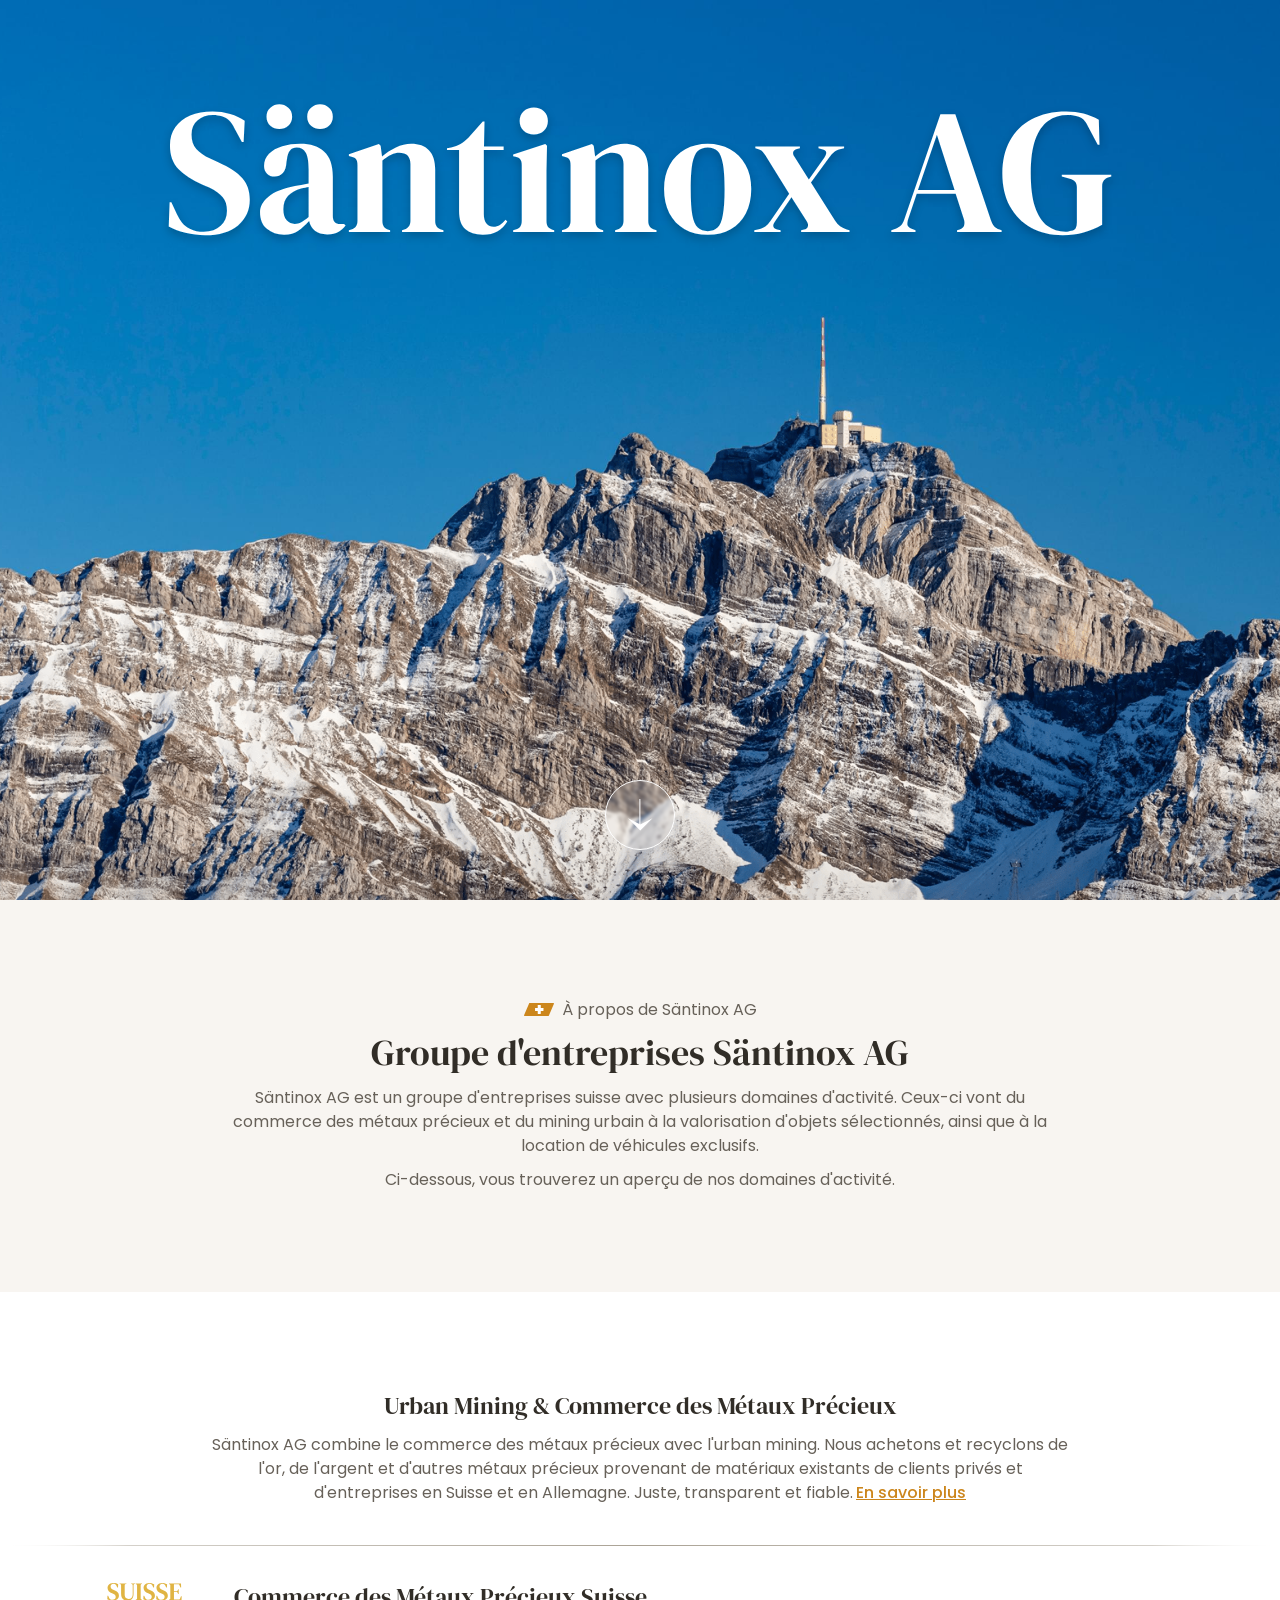
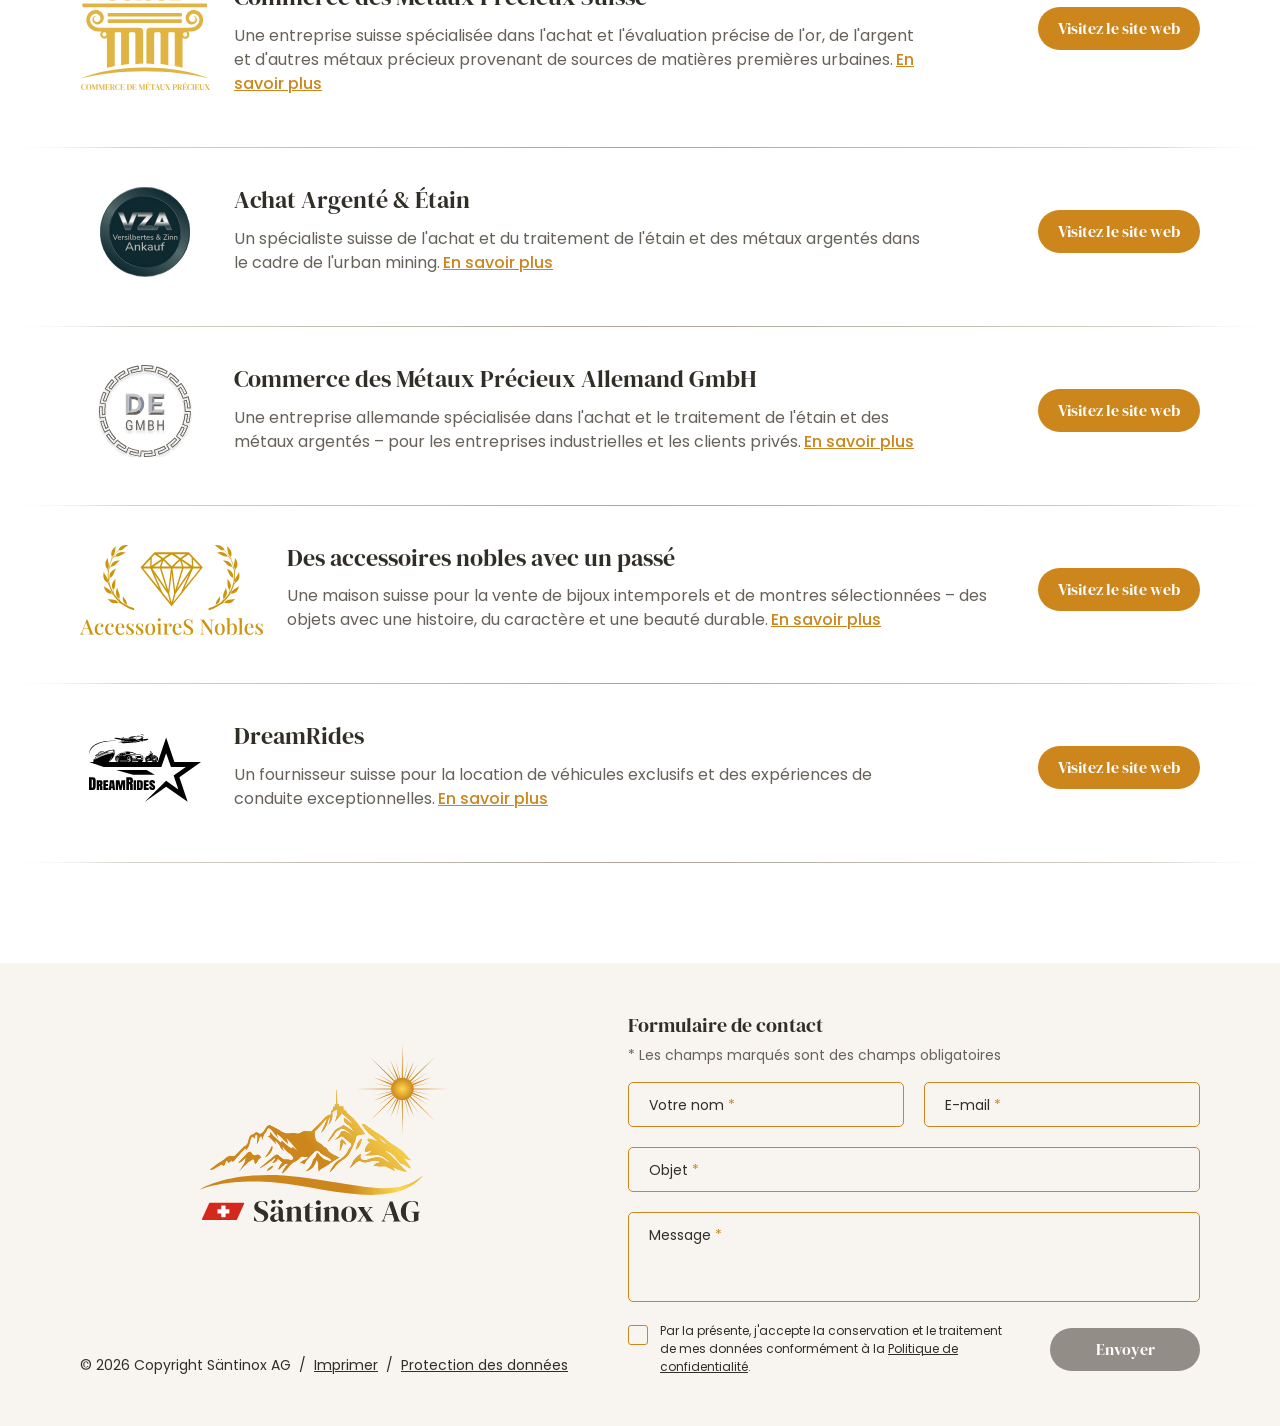
<file: fr/index.html>
<!doctype html>
<html>
<head>
    <meta charset="UTF-8">
    <meta http-equiv="X-UA-Compatible" content="IE=edge">
    <meta name="viewport" content="width=device-width,initial-scale=1">
    <meta name="robots" content="noindex, nofollow">
    <title>Säntinox AG</title>
    <meta name="description" content="Säntinox AG descriprion">
    <link rel="icon" type="image/png" href="assets/static/images/favicon_09f9aa4049e37649c36a.png">
    <link rel="icon" type="image/x-icon" href="assets/static/images/favicon_f955033d656e8129b5a1.ico">
    <meta name="theme-color" content="#F8F5F1">
    <meta name="msapplication-navbutton-color" content="#F8F5F1">
    <meta name="apple-mobile-web-app-status-bar-style" content="#F8F5F1">
    <meta name="apple-mobile-web-app-capable" content="yes">
    <script defer="defer" src="./assets/js/app.js"></script>
    <link href="./assets/css/application.css" rel="stylesheet">
</head>
<body>
<main class="main">
    <div class="section section-main" id="top">
        <div class="main-wrapper">
            <h1 class="main-title">
                <svg xmlns="http://www.w3.org/2000/svg" width="1100" height="170" viewBox="0 0 1100 170" fill="none">
                    <g filter="url(#title)">
                        <path d="M51.6027 155C44.2334 155 36.7302 154.049 29.093 152.147C21.4558 150.38 15.0915 148.003 10 145.014L11.0049 117.296H13.0147L19.245 130.543C21.1208 134.348 23.1306 137.745 25.2744 140.734C27.4182 143.587 30.3659 145.829 34.1175 147.459C36.7972 148.818 39.3429 149.769 41.7547 150.312C44.3004 150.72 47.1141 150.924 50.1958 150.924C58.3689 150.924 64.8003 148.682 69.4898 144.198C74.3133 139.715 76.725 133.94 76.725 126.875C76.725 120.217 75.1172 115.054 71.9015 111.386C68.6859 107.582 63.5274 103.913 56.4262 100.38L48.186 96.712C36.6632 91.5489 27.6192 85.6386 21.0538 78.981C14.6225 72.1875 11.4069 63.2201 11.4069 52.0788C11.4069 44.0625 13.4166 37.1332 17.4362 31.2908C21.5898 25.4484 27.2842 20.9647 34.5194 17.8397C41.8887 14.7147 50.4638 13.1522 60.2448 13.1522C67.346 13.1522 74.0453 14.1033 80.3427 16.0054C86.774 17.9076 92.3344 20.4891 97.0239 23.75L95.818 48.2065H93.8083L85.5681 32.9212C83.2904 28.1658 81.0126 24.837 78.7348 22.9348C76.4571 20.8967 73.8443 19.4701 70.8966 18.6549C69.1548 18.1114 67.547 17.7717 66.0732 17.6359C64.5993 17.3641 62.7235 17.2283 60.4457 17.2283C53.6124 17.2283 47.851 19.2663 43.1615 23.3424C38.472 27.2826 36.1273 32.6495 36.1273 39.4429C36.1273 46.3723 37.9361 51.9429 41.5537 56.1549C45.1713 60.231 50.4638 63.8995 57.431 67.1603L66.6761 71.2364C79.5387 76.9429 88.7838 83.0571 94.4112 89.5788C100.039 95.9647 102.852 104.253 102.852 114.443C102.852 126.399 98.3638 136.182 89.3867 143.791C80.5436 151.264 67.949 155 51.6027 155Z"
                              fill="white"></path>
                        <path d="M142.141 154.389C134.369 154.389 127.804 152.147 122.445 147.663C117.219 143.179 114.606 136.726 114.606 128.302C114.606 121.916 117.822 116.073 124.253 110.774C130.685 105.34 140.801 101.264 154.601 98.5462C156.745 98.1386 159.157 97.731 161.837 97.3234C164.516 96.7799 167.33 96.2364 170.278 95.6929V79.5924C170.278 70.3533 169.139 63.8995 166.861 60.231C164.717 56.4266 161.301 54.5245 156.611 54.5245C153.395 54.5245 150.85 55.6114 148.974 57.7853C147.098 59.8234 145.892 63.4239 145.356 68.587L144.954 70.8288C144.686 76.6712 143.279 80.9511 140.734 83.6685C138.188 86.3859 135.039 87.7446 131.288 87.7446C127.804 87.7446 124.923 86.6576 122.646 84.4837C120.368 82.3098 119.229 79.3886 119.229 75.7201C119.229 70.1495 121.105 65.462 124.856 61.6576C128.742 57.8533 133.833 55 140.131 53.0978C146.428 51.1957 153.261 50.2446 160.631 50.2446C172.555 50.2446 181.733 53.2337 188.165 59.212C194.73 65.0543 198.013 74.6332 198.013 87.9484V132.989C198.013 139.103 200.826 142.16 206.454 142.16H210.875L212.684 143.791C210.138 147.052 207.325 149.565 204.243 151.332C201.295 153.098 197.075 153.981 191.581 153.981C185.686 153.981 180.997 152.622 177.513 149.905C174.163 147.052 171.952 143.315 170.881 138.696C166.861 143.043 162.707 146.78 158.42 149.905C154.266 152.894 148.84 154.389 142.141 154.389ZM154.4 141.957C157.08 141.957 159.559 141.345 161.837 140.122C164.248 138.764 167.062 136.726 170.278 134.008V99.769C168.938 100.041 167.598 100.312 166.258 100.584C164.918 100.856 163.377 101.128 161.636 101.399C155.472 103.03 150.515 105.815 146.763 109.755C143.145 113.56 141.337 118.723 141.337 125.245C141.337 130.815 142.61 135.027 145.155 137.88C147.701 140.598 150.783 141.957 154.4 141.957ZM183.341 33.125C179.59 33.125 176.173 31.9022 173.091 29.4565C170.144 26.875 168.67 23.4103 168.67 19.0625C168.67 14.7147 170.144 11.3179 173.091 8.87228C176.173 6.29076 179.59 5 183.341 5C187.361 5 190.777 6.29076 193.591 8.87228C196.539 11.3179 198.013 14.7147 198.013 19.0625C198.013 23.4103 196.539 26.875 193.591 29.4565C190.777 31.9022 187.361 33.125 183.341 33.125ZM136.714 33.125C132.829 33.125 129.412 31.9022 126.464 29.4565C123.517 26.875 122.043 23.4103 122.043 19.0625C122.043 14.7147 123.517 11.3179 126.464 8.87228C129.412 6.29076 132.829 5 136.714 5C140.6 5 144.016 6.29076 146.964 8.87228C149.912 11.3179 151.386 14.7147 151.386 19.0625C151.386 23.4103 149.912 26.875 146.964 29.4565C144.016 31.9022 140.6 33.125 136.714 33.125Z"
                              fill="white"></path>
                        <path d="M216.427 151.332V149.293L219.241 148.478C223.931 147.12 226.275 143.791 226.275 138.492V74.7011C226.275 71.712 225.806 69.538 224.869 68.1793C223.931 66.6848 222.122 65.6658 219.442 65.1223L216.427 64.3071V62.269L250.795 50.4484L252.805 52.4864L254.412 64.7147C259.102 60.5027 264.394 57.038 270.29 54.3207C276.185 51.6033 282.014 50.2446 287.775 50.2446C296.618 50.2446 303.384 52.6902 308.074 57.5815C312.897 62.4728 315.309 69.9456 315.309 80V138.696C315.309 143.995 317.855 147.323 322.946 148.682L324.755 149.293V151.332H277.324V149.293L279.937 148.478C284.626 146.984 286.971 143.655 286.971 138.492V73.4783C286.971 64.7826 282.684 60.4348 274.108 60.4348C268.213 60.4348 261.782 63.4239 254.814 69.4022V138.696C254.814 143.995 257.159 147.323 261.849 148.682L263.658 149.293V151.332H216.427Z"
                              fill="white"></path>
                        <path d="M369.823 154.389C361.248 154.389 354.549 152.215 349.725 147.867C345.036 143.519 342.691 136.59 342.691 127.079V57.3777H328.823V55.3397L333.647 54.5245C337.8 53.5734 341.351 52.2147 344.299 50.4484C347.38 48.6821 350.395 46.3044 353.343 43.3152L369.823 24.769H371.833L371.23 53.3016H393.74V57.3777H371.029V130.747C371.029 135.503 372.034 139.103 374.044 141.549C376.187 143.995 378.867 145.217 382.083 145.217C384.897 145.217 387.375 144.538 389.519 143.179C391.663 141.685 393.807 139.715 395.95 137.269L397.96 139.307C395.28 143.927 391.596 147.595 386.906 150.312C382.217 153.03 376.522 154.389 369.823 154.389Z"
                              fill="white"></path>
                        <path d="M428.374 39.6467C423.818 39.6467 419.933 38.2201 416.717 35.3669C413.635 32.3777 412.095 28.6413 412.095 24.1576C412.095 19.538 413.635 15.8016 416.717 12.9484C419.933 10.0951 423.818 8.66848 428.374 8.66848C432.929 8.66848 436.748 10.0951 439.83 12.9484C442.911 15.8016 444.452 19.538 444.452 24.1576C444.452 28.6413 442.911 32.3777 439.83 35.3669C436.748 38.2201 432.929 39.6467 428.374 39.6467ZM404.658 151.332V149.293L407.472 148.478C410.152 147.663 411.961 146.44 412.899 144.81C413.97 143.179 414.506 141.005 414.506 138.288V74.4973C414.506 71.644 413.97 69.538 412.899 68.1793C411.961 66.6848 410.152 65.6658 407.472 65.1223L404.658 64.5109V62.4728L441.438 50.4484L443.447 52.4864L442.844 81.4266V138.492C442.844 141.209 443.313 143.383 444.251 145.014C445.323 146.644 447.132 147.867 449.678 148.682L451.688 149.293V151.332H404.658Z"
                              fill="white"></path>
                        <path d="M460.586 151.332V149.293L463.399 148.478C468.089 147.12 470.434 143.791 470.434 138.492V74.7011C470.434 71.712 469.965 69.538 469.027 68.1793C468.089 66.6848 466.28 65.6658 463.6 65.1223L460.586 64.3071V62.269L494.953 50.4484L496.963 52.4864L498.571 64.7147C503.26 60.5027 508.553 57.038 514.448 54.3207C520.343 51.6033 526.172 50.2446 531.933 50.2446C540.776 50.2446 547.542 52.6902 552.232 57.5815C557.055 62.4728 559.467 69.9456 559.467 80V138.696C559.467 143.995 562.013 147.323 567.104 148.682L568.913 149.293V151.332H521.482V149.293L524.095 148.478C528.784 146.984 531.129 143.655 531.129 138.492V73.4783C531.129 64.7826 526.842 60.4348 518.267 60.4348C512.371 60.4348 505.94 63.4239 498.973 69.4022V138.696C498.973 143.995 501.317 147.323 506.007 148.682L507.816 149.293V151.332H460.586Z"
                              fill="white"></path>
                        <path d="M627.624 154.389C617.441 154.389 608.598 152.283 601.095 148.071C593.592 143.723 587.763 137.609 583.61 129.728C579.59 121.848 577.58 112.609 577.58 102.011C577.58 91.413 579.724 82.2419 584.012 74.4973C588.433 66.7527 594.396 60.7745 601.899 56.5625C609.536 52.3505 618.111 50.2446 627.624 50.2446C637.137 50.2446 645.645 52.3505 653.149 56.5625C660.652 60.6386 666.547 66.5489 670.835 74.2935C675.256 82.038 677.467 91.2772 677.467 102.011C677.467 112.745 675.39 122.052 671.237 129.932C667.217 137.677 661.456 143.723 653.952 148.071C646.583 152.283 637.807 154.389 627.624 154.389ZM627.624 150.312C632.314 150.312 636.065 148.954 638.879 146.236C641.693 143.519 643.703 138.696 644.908 131.766C646.248 124.837 646.918 115.054 646.918 102.418C646.918 89.6467 646.248 79.7962 644.908 72.8668C643.703 65.9375 641.693 61.1141 638.879 58.3967C636.065 55.6794 632.314 54.3207 627.624 54.3207C622.935 54.3207 619.116 55.6794 616.168 58.3967C613.355 61.1141 611.278 65.9375 609.938 72.8668C608.732 79.7962 608.129 89.6467 608.129 102.418C608.129 115.054 608.732 124.837 609.938 131.766C611.278 138.696 613.355 143.519 616.168 146.236C619.116 148.954 622.935 150.312 627.624 150.312Z"
                              fill="white"></path>
                        <path d="M680.962 151.332V149.293L686.188 148.071C689.269 147.391 691.748 146.372 693.624 145.014C695.634 143.519 697.509 141.481 699.251 138.899L720.957 107.31L693.624 63.288C692.284 61.25 691.078 59.6875 690.006 58.6005C688.934 57.5136 687.259 56.6984 684.982 56.1549L682.168 55.3397V53.3016H733.217V55.3397L729.8 56.1549C725.111 57.6495 724.173 60.6386 726.986 65.1223L743.467 91.0054L761.354 65.9375C762.828 63.6277 763.498 61.7255 763.364 60.231C763.364 58.6005 762.091 57.4457 759.545 56.7663L754.521 55.3397V53.3016H783.863V55.3397L779.04 56.5625C776.092 57.3777 773.815 58.4647 772.207 59.8234C770.599 61.0462 768.857 63.0163 766.981 65.7337L745.878 94.6739L773.412 138.084C776.762 143.383 781.251 146.78 786.878 148.274L790.094 149.293V151.332H734.624V149.293L738.04 148.478C740.318 147.935 741.725 146.848 742.261 145.217C742.931 143.451 742.596 141.481 741.256 139.307L723.57 111.386L704.477 139.511C702.869 141.685 702.333 143.587 702.869 145.217C703.539 146.712 704.946 147.731 707.089 148.274L711.109 149.293V151.332H680.962Z"
                              fill="white"></path>
                        <path d="M837.953 151.332V149.293L842.978 147.459C845.658 146.372 847.734 145.082 849.208 143.587C850.682 141.957 851.888 139.715 852.826 136.861L894.228 16.413H911.311L952.11 137.677C953.181 140.666 954.387 142.976 955.727 144.606C957.067 146.101 959.144 147.391 961.958 148.478L964.369 149.293V151.332H913.321V149.293L916.335 148.274C919.149 147.187 920.824 145.693 921.36 143.791C922.03 141.753 921.963 139.375 921.159 136.658L911.713 107.31H867.095L857.448 136.046C856.511 139.035 856.176 141.413 856.444 143.179C856.846 144.946 858.453 146.372 861.267 147.459L865.689 149.293V151.332H837.953ZM868.502 103.234H910.507L890.208 39.8505L868.502 103.234Z"
                              fill="white"></path>
                        <path d="M1034.33 155C1020.66 155 1008.6 152.147 998.153 146.44C987.836 140.598 979.729 132.378 973.834 121.78C968.073 111.046 965.192 98.4103 965.192 83.8723C965.192 69.7418 968.073 57.3777 973.834 46.7799C979.596 36.1821 987.903 27.962 998.756 22.1196C1009.74 16.1413 1023.01 13.1522 1038.55 13.1522C1045.65 13.1522 1052.22 13.9674 1058.25 15.5978C1064.41 17.2283 1070.24 19.606 1075.73 22.731L1076.53 51.2636H1074.52L1063.27 30.0679C1061.53 26.6712 1059.92 24.2255 1058.45 22.731C1056.97 21.2364 1055.1 20.0815 1052.82 19.2663C1050.68 18.587 1048.67 18.1114 1046.79 17.8397C1045.05 17.4321 1042.7 17.2283 1039.76 17.2283C1031.45 17.2283 1024.08 19.4701 1017.65 23.9538C1011.35 28.4375 1006.46 35.5707 1002.98 45.3533C999.492 55.1359 997.751 67.9755 997.751 83.8723C997.751 99.6331 999.358 112.473 1002.57 122.391C1005.92 132.31 1010.61 139.579 1016.64 144.198C1022.67 148.682 1029.64 150.924 1037.54 150.924C1038.75 150.924 1039.89 150.856 1040.96 150.72C1042.17 150.448 1043.31 150.177 1044.38 149.905C1046.92 149.497 1048.6 148.41 1049.4 146.644C1050.21 144.878 1050.61 142.772 1050.61 140.326V99.9728C1050.61 94.6739 1047.93 91.413 1042.57 90.1902L1033.32 87.7446V85.7065H1090V87.7446L1087.19 88.5598C1082.09 90.1902 1079.55 93.587 1079.55 98.75V142.976C1072.58 146.916 1065.48 149.905 1058.25 151.943C1051.14 153.981 1043.17 155 1034.33 155Z"
                              fill="white"></path>
                    </g>
                    <defs>
                        <filter id="title" x="0" y="0" width="1100" height="170" filterUnits="userSpaceOnUse"
                                color-interpolation-filters="sRGB">
                            <feFlood flood-opacity="0" result="BackgroundImageFix"></feFlood>
                            <feColorMatrix in="SourceAlpha" type="matrix"
                                           values="0 0 0 0 0 0 0 0 0 0 0 0 0 0 0 0 0 0 127 0"
                                           result="hardAlpha"></feColorMatrix>
                            <feOffset dy="5"></feOffset>
                            <feGaussianBlur stdDeviation="5"></feGaussianBlur>
                            <feComposite in2="hardAlpha" operator="out"></feComposite>
                            <feColorMatrix type="matrix"
                                           values="0 0 0 0 0 0 0 0 0 0 0 0 0 0 0 0 0 0 0.2 0"></feColorMatrix>
                            <feBlend mode="normal" in2="BackgroundImageFix" result="title_shadow"></feBlend>
                            <feBlend mode="normal" in="SourceGraphic" in2="title_shadow" result="shape"></feBlend>
                        </filter>
                    </defs>
                </svg>
                Säntinox AG
            </h1>
            <picture class="img-bg">
                <source srcset="assets/static/images/main-pic-mob_fffb5a8d2baa65953321.jpg" media="(max-width: 575px)">
                <img src="assets/static/images/main-pic_fa0c423ed8a8434b8704.jpg" loading="lazy" alt="Säntinox AG"
                     title="Säntinox AG" width="2878" height="1600"></picture>
            <picture class="img-mountain">
                <source srcset="assets/static/images/mountain-mob_22307a30dd36635a48ac.png" media="(max-width: 575px)">
                <img src="assets/static/images/mountain_7a6aa12ce541053bfe48.png" loading="lazy" alt="Säntinox AG"
                     title="Säntinox AG" width="2880" height="1600"></picture>
            <a href="#about-section" class="main-btn">
                <svg width="25" height="32" viewBox="0 0 25 32" fill="none" xmlns="http://www.w3.org/2000/svg">
                    <path d="M12.25 31.5L24.5 19.25L12.25 25.375L1.37691e-06 19.25L12.25 31.5Z" fill="white"></path>
                    <line y1="-0.5" x2="28" y2="-0.5" transform="matrix(-4.37113e-08 -1 -1 4.37113e-08 11.3867 28)"
                          stroke="white"></line>
                </svg>
            </a></div>
    </div>
    <div class="section section-about" id="about-section">
        <div class="container">
            <div class="about-pretitle">
                <svg xmlns="http://www.w3.org/2000/svg" width="30" height="13" viewBox="0 0 30 13" fill="none">
                    <path d="M24.3459 13H0.509815C0.140472 13 -0.106023 12.6031 0.045256 12.2521L5.18956 0.313278C5.2717 0.122646 5.45357 0 5.65412 0H29.4902C29.8595 0 30.106 0.396864 29.9547 0.747949L24.8104 12.6867C24.7283 12.8773 24.5464 13 24.3459 13Z"
                          fill="#CC861C"></path>
                    <path d="M13.7269 2.38775C13.7269 2.24123 13.8409 2.12245 13.9815 2.12245H16.5277C16.6683 2.12245 16.7823 2.24123 16.7823 2.38775V10.6122C16.7823 10.7588 16.6683 10.8775 16.5277 10.8775H13.9815C13.8409 10.8775 13.7269 10.7588 13.7269 10.6122V2.38775Z"
                          fill="white"></path>
                    <path d="M19.2012 4.90817C19.3418 4.90817 19.4558 5.02695 19.4558 5.17347V7.82653C19.4558 7.97305 19.3418 8.09183 19.2012 8.09183H11.3081C11.1674 8.09183 11.0534 7.97305 11.0534 7.82653V5.17347C11.0534 5.02694 11.1674 4.90817 11.3081 4.90817H19.2012Z"
                          fill="white"></path>
                </svg>
                À propos de Säntinox AG
            </div>
            <h2 class="about-title">Groupe d'entreprises Säntinox AG</h2>
            <div class="about-text"><p>Säntinox AG est un groupe d'entreprises suisse avec plusieurs domaines d'activité. Ceux-ci vont du commerce des métaux précieux et du mining urbain à la valorisation d'objets sélectionnés, ainsi que à la location de véhicules exclusifs.</p>
                <p>Ci-dessous, vous trouverez un aperçu de nos domaines d'activité.</p></div>
        </div>
    </div>
    <div class="section section-projects">
        <div class="container"><h2 class="projects-title">Urban Mining & Commerce des Métaux Précieux</h2>
            <div class="projects-text text-toggle"><p>Säntinox AG combine le commerce des métaux précieux avec l'urban mining. Nous achetons et recyclons de l'or, de l'argent et d'autres métaux précieux provenant de matériaux existants de clients privés et d'entreprises en Suisse et en Allemagne. Juste, transparent et fiable.<span
                        class="show-more" data-original="En savoir plus"
                        data-active="Afficher moins">En savoir plus</span></p>
                <p>L'urban mining consiste à récupérer des métaux précieux à partir de matériaux existants, plutôt que d'extraire de nouvelles matières premières. Nous nous concentrons sur l'or, l'argent et d'autres métaux précieux, ainsi que sur l'étain et les métaux argentés provenant de matériaux anciens, de déchets industriels et de stocks recyclables.</p>
                <p>Nos clients comprennent à la fois des particuliers avec des objets non utilisés, ainsi que des entreprises et des partenaires commerciaux. Quel que soit l'envergure, nous attachons une grande importance à une évaluation claire, des prix transparents et au respect de toutes les exigences légales en Suisse et en Allemagne. Notre objectif est de réutiliser les matériaux de manière sensée tout en préservant les ressources.</p></div>
            <div class="projects-main">
                <div class="project-item">
                    <div class="project-item__logo"><img src="assets/static/images/svg/logo1_41074d233e0c059e5183.svg"
                                                         loading="lazy" alt="Commerce des Métaux Précieux Suisse"
                                                         title="Commerce des Métaux Précieux Suisse" width="108" height="83">
                    </div>
                    <div class="project-item__text"><h3 class="project-item__title">Commerce des Métaux Précieux Suisse</h3>
                        <div class="text-toggle"><p>Une entreprise suisse spécialisée dans l'achat et l'évaluation précise de l'or, de l'argent et d'autres métaux précieux provenant de sources de matières premières urbaines.<span
                                    class="show-more" data-original="En savoir plus" data-active="Afficher moins">En savoir plus</span>
                        </p>
                            <p>Le commerce des métaux précieux suisse représente une évaluation approfondie et un traitement professionnel des métaux précieux. Nous achetons de l'or, de l'argent et d'autres métaux précieux, ainsi que des bijoux provenant de différentes sources, et les évaluons selon des critères clairement définis et adaptés au marché.</p>
                            <p>Notre focus est la transparence, la traçabilité et la confiance. Les clients bénéficient de conseils objectifs, d'analyses précises et d'un traitement respectant les plus hauts standards de qualité et de sécurité.</p></div>
                    </div>
                    <div class="project-item__btn"><a href="https://schweizer-edelmetallhandel.ch/fr/" class="btn"
                                                      target="_blank">Visitez le site web</a></div>
                </div>
                <div class="project-item">
                    <div class="project-item__logo"><img src="assets/static/images/svg/logo2_608dad7b01f23f1c9dc4.svg"
                                                         loading="lazy" alt="Achat Argenté & Étain"
                                                         title="Achat Argenté & Étain" width="90" height="90">
                    </div>
                    <div class="project-item__text"><h3 class="project-item__title">Achat Argenté & Étain</h3>
                        <div class="text-toggle"><p>Un spécialiste suisse de l'achat et du traitement de l'étain et des métaux argentés dans le cadre de l'urban mining.<span class="show-more"
                                                                                              data-original="En savoir plus"
                                                                                              data-active="Afficher moins">En savoir plus</span>
                        </p>
                            <p>Le secteur Achat de Métaux Argentés & Etain se concentre sur des matériaux souvent sous-estimés dans les processus de recyclage traditionnels. Nous collectons, trions et traitons les métaux contenant de l'étain et les métaux argentés de manière professionnelle, les réintégrant de manière contrôlée dans le cycle des matériaux.</p>
                            <p>Ce faisant, nous allions expertise matérielle et efficacité économique. Notre objectif est de valoriser même les matériaux complexes ou mélangés et de présenter leur véritable valeur de manière transparente.</p></div>
                    </div>
                    <div class="project-item__btn"><a href="https://vz-ankauf.ch/fr/" class="btn" target="_blank">Visitez le site web</a></div>
                </div>
                <div class="project-item">
                    <div class="project-item__logo"><img src="assets/static/images/svg/logo3_b03cf4bbce44e6df90a5.svg"
                                                         loading="lazy" alt="Commerce des Métaux Précieux Allemand GmbH"
                                                         title="Commerce des Métaux Précieux Allemand GmbH" width="96" height="92">
                    </div>
                    <div class="project-item__text"><h3 class="project-item__title">Commerce des Métaux Précieux Allemand GmbH</h3>
                        <div class="text-toggle"><p>Une entreprise allemande spécialisée dans l'achat et le traitement de l'étain et des métaux argentés – pour les entreprises industrielles et les clients privés.<span
                                    class="show-more" data-original="En savoir plus" data-active="Afficher moins">En savoir plus</span>
                        </p>
                            <p>La Deutsche Edelmetallhandel GmbH est orientée vers le marché allemand et collabore étroitement avec des partenaires industriels. L'accent est mis sur la récupération des métaux issus des processus industriels ainsi que des flux de matériaux recyclables.</p>
                            <p>En même temps, nous accompagnons également les clients privés qui souhaitent faire recycler de manière professionnelle et transparente des matériaux contenant de l'étain ou argentés. Grâce à des processus structurés, une documentation claire et le respect des normes allemandes et européennes, nous créons une interface fiable entre l'industrie, le recyclage et le marché des matières premières.</p></div>
                    </div>
                    <div class="project-item__btn"><a href="https://deutsche-edelmetallhandel-gmbh.de/" class="btn"
                                                      target="_blank">Visitez le site web</a></div>
                </div>
                <div class="project-item">
                    <div class="project-item__logo"><img src="assets/static/images/svg/logo4_99b65d56d600e32a0ab1.svg"
                                                         loading="lazy" alt="Des accessoires nobles avec un passé"
                                                         title="Des accessoires nobles avec un passé" width="130"
                                                         height="70"></div>
                    <div class="project-item__text"><h3 class="project-item__title">Des accessoires nobles avec un passé</h3>
                        <div class="text-toggle"><p>Une maison suisse pour la vente de bijoux intemporels et de montres sélectionnées – des objets avec une histoire, du caractère et une beauté durable.<span
                                    class="show-more" data-original="En savoir plus" data-active="Afficher moins">En savoir plus</span>
                        </p>
                            <p>Edle Accessoires mit Vergangenheit est une filiale du commerce suisse des métaux précieux et est directement liée à nos activités dans l'urban mining. Dans le cadre de l'achat et de l'évaluation des métaux précieux, nous acquérons également des bijoux et des montres qui, au-delà de leur valeur matérielle, sont d'une qualité et d'une esthétique exceptionnelles.</p>
                            <p>Alors qu'une grande partie des matériaux est efficacement réintroduite dans le cycle des métaux précieux, nous préservons consciemment certains morceaux dans leur forme originale. Cela inclut des pièces uniques soigneusement conservées ainsi que des bijoux et montres en édition limitée, qui sont aujourd'hui rarement trouvés.</p>
                            <p>Ces accessoires représentent la précision artisanale, la compréhension du design des époques passées et une beauté intemporelle qui résiste aux tendances éphémères. Nous les considérons non seulement comme des bijoux ou des garde-temps, mais comme des souvenirs durables – une connexion entre le passé et le présent avec caractère et valeur.</p></div>
                    </div>
                    <div class="project-item__btn"><a href="https://eav.schweizer-edelmetallhandel.ch/fr" class="btn"
                                                      target="_blank">Visitez le site web</a></div>
                </div>
                <div class="project-item">
                    <div class="project-item__logo"><img src="assets/static/images/svg/logo5_6f040602b8b74b8fe28d.svg"
                                                         loading="lazy" alt="DreamRides" title="DreamRides" width="112"
                                                         height="68"></div>
                    <div class="project-item__text"><h3 class="project-item__title">DreamRides</h3>
                        <div class="text-toggle"><p>Un fournisseur suisse pour la location de véhicules exclusifs et des expériences de conduite exceptionnelles.<span class="show-more" data-original="En savoir plus" data-active="Afficher moins">En savoir plus</span></p>
                            <p>DreamRides représente des expériences automobiles exceptionnelles, loin de l'ordinaire. Notre offre comprend des véhicules sélectionnés qui offrent non seulement de la mobilité, mais aussi des émotions, du style et de l'individualité.</p>
                            <p>L'accent est mis sur la qualité, le service personnel et une présentation haut de gamme. Que ce soit pour des occasions spéciales, des événements ou des expériences privées, DreamRides allie culture de conduite et exigences exclusives.</p></div>
                    </div>
                    <div class="project-item__btn"><a href="https://dream-rides.ch/fr/" class="btn" target="_blank">Visitez le site web</a></div>
                </div>
            </div>
        </div>
    </div>
    <footer class="footer">
        <div class="container">
            <div class="footer-wrapper">
                <div class="footer-left">
                    <div class="footer-logo"><img src="assets/static/images/svg/logo_a2a37a6e77f41735ef6e.svg"
                                                  loading="lazy" alt="Säntinox AG" title="Säntinox AG" width="250"
                                                  height="179"></div>
                    <ul class="footer-menu">
                        <li><span>© 2026 <span class="mob-hidden">Copyright</span> Säntinox AG</span></li>
                        <li><a href="javascript:void(0)">Imprimer</a></li>
                        <li><a href="javascript:void(0)">Protection des données</a></li>
                    </ul>
                </div>
                <div class="footer-right"><h2 class="footer-form__title">Formulaire de contact</h2><span
                        class="footer-form__text">* Les champs marqués sont des champs obligatoires</span>
                    <form action="api.php" class="santinox-form ajax_form clear-styles"
                          data-error-title="Fehler senden!"
                          data-error-message="Versuchen Sie es nach einer Weile erneut."
                          data-success-title="Danke für die Nachricht."
                          data-success-message="Unser Manager wird sich bald mit Ihnen in Verbindung setzen.">
                        <div class="form-row two-inputs">
                            <div class="input-wrapper"><label for="name_field">Votre nom <span>*</span></label> <input
                                    class="input" name="name" data-title="Name" data-validate-required="Obligatoire !"
                                    placeholder="Name eingeben" id="name_field"></div>
                            <div class="input-wrapper"><label for="email_field">E-mail <span>*</span></label> <input
                                    class="input" name="email" data-title="E-mail"
                                    data-validate-required="Obligatoire !" data-validate-email="Adresse e-mail invalide !"
                                    placeholder="E-mail eingeben" id="email_field"></div>
                        </div>
                        <div class="form-row">
                            <div class="input-wrapper"><label for="subject_field">Objet <span>*</span></label> <input
                                    class="input" name="betreff" data-title="Betreff"
                                    data-validate-required="Obligatoire !" placeholder="Betreff eingeben"
                                    id="subject_field"></div>
                        </div>
                        <div class="form-row">
                            <div class="input-wrapper"><label for="message_field">Message <span>*</span></label>
                                <textarea class="textarea" name="nachricht" data-title="Nachricht"
                                          data-validate-required="Obligatoire !" placeholder="Nachricht eingeben"
                                          id="message_field"></textarea></div>
                        </div>
                        <div class="form-footer">
                            <div class="checkbox-wrapper"><input class="visually-hidden" type="checkbox" id="agreement"
                                                                 name="agreement" data-title="Agreement" value="">
                                <label for="agreement"><span>Par la présente, j'accepte la conservation et le traitement de mes données conformément à la <a href="javascript:void(0)">Politique de confidentialité</a>.</span></label>
                            </div>
                            <button type="submit" class="btn" data-sending="Envoi..." data-error="Erreur :("
                                    data-sent="Gesendet" disabled=""><span>Envoyer</span></button>
                        </div>
                    </form>
                </div>
            </div>
        </div>
        <a href="#top" class="top-btn">
            <svg width="16" height="21" viewBox="0 0 16 21" fill="none" xmlns="http://www.w3.org/2000/svg">
                <path d="M8 0.707451L2.53223 6.17522L7.77637 3.55315L8 3.44183L8.22363 3.55315L13.4678 6.17522L8 0.707451Z"
                      fill="#CC861C" stroke="#CC861C"></path>
                <line y1="-0.5" x2="18.2856" y2="-0.5" transform="matrix(0 1 1 4.37119e-08 8.56445 2.2846)"
                      stroke="#CC861C"></line>
            </svg>
        </a></footer>
</main>
</body>
</html>
</file>
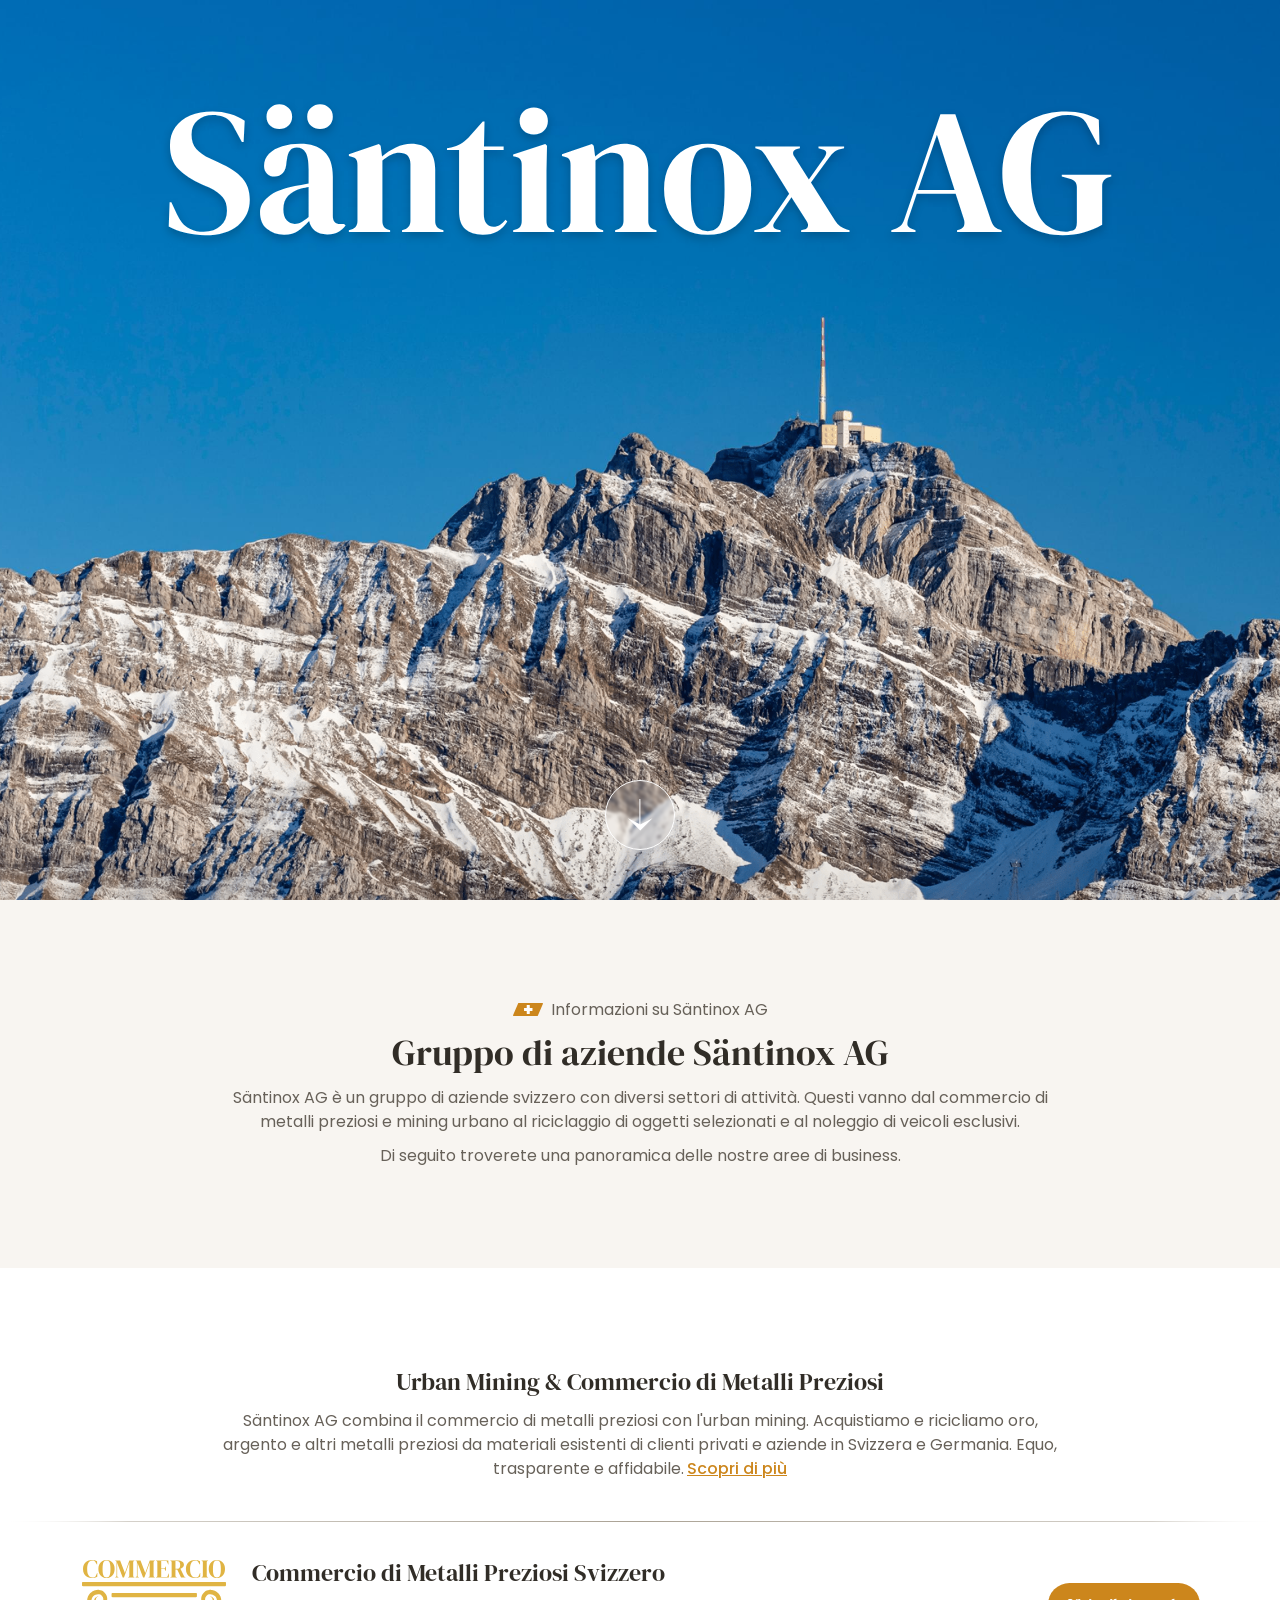
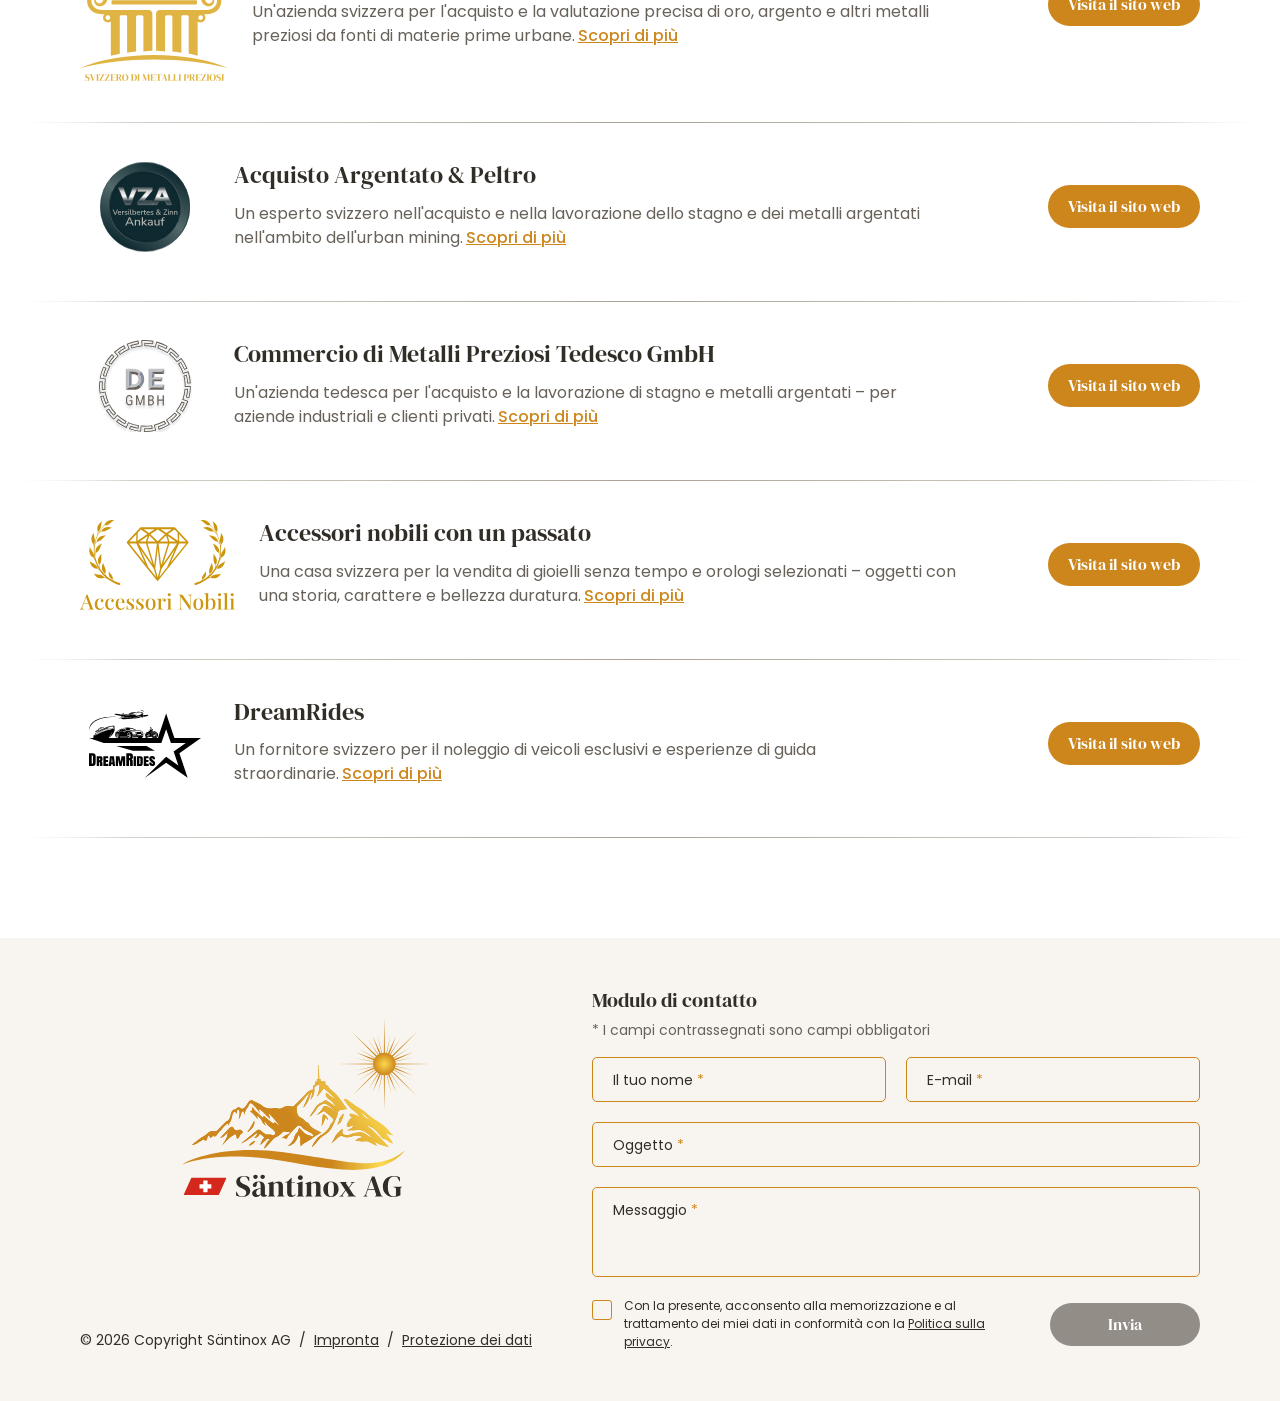
<file: it/index.html>
<!doctype html>
<html>
<head>
    <meta charset="UTF-8">
    <meta http-equiv="X-UA-Compatible" content="IE=edge">
    <meta name="viewport" content="width=device-width,initial-scale=1">
    <meta name="robots" content="noindex, nofollow">
    <title>Säntinox AG</title>
    <meta name="description" content="Säntinox AG descriprion">
    <link rel="icon" type="image/png" href="assets/static/images/favicon_09f9aa4049e37649c36a.png">
    <link rel="icon" type="image/x-icon" href="assets/static/images/favicon_f955033d656e8129b5a1.ico">
    <meta name="theme-color" content="#F8F5F1">
    <meta name="msapplication-navbutton-color" content="#F8F5F1">
    <meta name="apple-mobile-web-app-status-bar-style" content="#F8F5F1">
    <meta name="apple-mobile-web-app-capable" content="yes">
    <script defer="defer" src="./assets/js/app.js"></script>
    <link href="./assets/css/application.css" rel="stylesheet">
</head>
<body>
<main class="main">
    <div class="section section-main" id="top">
        <div class="main-wrapper">
            <h1 class="main-title">
                <svg xmlns="http://www.w3.org/2000/svg" width="1100" height="170" viewBox="0 0 1100 170" fill="none">
                    <g filter="url(#title)">
                        <path d="M51.6027 155C44.2334 155 36.7302 154.049 29.093 152.147C21.4558 150.38 15.0915 148.003 10 145.014L11.0049 117.296H13.0147L19.245 130.543C21.1208 134.348 23.1306 137.745 25.2744 140.734C27.4182 143.587 30.3659 145.829 34.1175 147.459C36.7972 148.818 39.3429 149.769 41.7547 150.312C44.3004 150.72 47.1141 150.924 50.1958 150.924C58.3689 150.924 64.8003 148.682 69.4898 144.198C74.3133 139.715 76.725 133.94 76.725 126.875C76.725 120.217 75.1172 115.054 71.9015 111.386C68.6859 107.582 63.5274 103.913 56.4262 100.38L48.186 96.712C36.6632 91.5489 27.6192 85.6386 21.0538 78.981C14.6225 72.1875 11.4069 63.2201 11.4069 52.0788C11.4069 44.0625 13.4166 37.1332 17.4362 31.2908C21.5898 25.4484 27.2842 20.9647 34.5194 17.8397C41.8887 14.7147 50.4638 13.1522 60.2448 13.1522C67.346 13.1522 74.0453 14.1033 80.3427 16.0054C86.774 17.9076 92.3344 20.4891 97.0239 23.75L95.818 48.2065H93.8083L85.5681 32.9212C83.2904 28.1658 81.0126 24.837 78.7348 22.9348C76.4571 20.8967 73.8443 19.4701 70.8966 18.6549C69.1548 18.1114 67.547 17.7717 66.0732 17.6359C64.5993 17.3641 62.7235 17.2283 60.4457 17.2283C53.6124 17.2283 47.851 19.2663 43.1615 23.3424C38.472 27.2826 36.1273 32.6495 36.1273 39.4429C36.1273 46.3723 37.9361 51.9429 41.5537 56.1549C45.1713 60.231 50.4638 63.8995 57.431 67.1603L66.6761 71.2364C79.5387 76.9429 88.7838 83.0571 94.4112 89.5788C100.039 95.9647 102.852 104.253 102.852 114.443C102.852 126.399 98.3638 136.182 89.3867 143.791C80.5436 151.264 67.949 155 51.6027 155Z"
                              fill="white"></path>
                        <path d="M142.141 154.389C134.369 154.389 127.804 152.147 122.445 147.663C117.219 143.179 114.606 136.726 114.606 128.302C114.606 121.916 117.822 116.073 124.253 110.774C130.685 105.34 140.801 101.264 154.601 98.5462C156.745 98.1386 159.157 97.731 161.837 97.3234C164.516 96.7799 167.33 96.2364 170.278 95.6929V79.5924C170.278 70.3533 169.139 63.8995 166.861 60.231C164.717 56.4266 161.301 54.5245 156.611 54.5245C153.395 54.5245 150.85 55.6114 148.974 57.7853C147.098 59.8234 145.892 63.4239 145.356 68.587L144.954 70.8288C144.686 76.6712 143.279 80.9511 140.734 83.6685C138.188 86.3859 135.039 87.7446 131.288 87.7446C127.804 87.7446 124.923 86.6576 122.646 84.4837C120.368 82.3098 119.229 79.3886 119.229 75.7201C119.229 70.1495 121.105 65.462 124.856 61.6576C128.742 57.8533 133.833 55 140.131 53.0978C146.428 51.1957 153.261 50.2446 160.631 50.2446C172.555 50.2446 181.733 53.2337 188.165 59.212C194.73 65.0543 198.013 74.6332 198.013 87.9484V132.989C198.013 139.103 200.826 142.16 206.454 142.16H210.875L212.684 143.791C210.138 147.052 207.325 149.565 204.243 151.332C201.295 153.098 197.075 153.981 191.581 153.981C185.686 153.981 180.997 152.622 177.513 149.905C174.163 147.052 171.952 143.315 170.881 138.696C166.861 143.043 162.707 146.78 158.42 149.905C154.266 152.894 148.84 154.389 142.141 154.389ZM154.4 141.957C157.08 141.957 159.559 141.345 161.837 140.122C164.248 138.764 167.062 136.726 170.278 134.008V99.769C168.938 100.041 167.598 100.312 166.258 100.584C164.918 100.856 163.377 101.128 161.636 101.399C155.472 103.03 150.515 105.815 146.763 109.755C143.145 113.56 141.337 118.723 141.337 125.245C141.337 130.815 142.61 135.027 145.155 137.88C147.701 140.598 150.783 141.957 154.4 141.957ZM183.341 33.125C179.59 33.125 176.173 31.9022 173.091 29.4565C170.144 26.875 168.67 23.4103 168.67 19.0625C168.67 14.7147 170.144 11.3179 173.091 8.87228C176.173 6.29076 179.59 5 183.341 5C187.361 5 190.777 6.29076 193.591 8.87228C196.539 11.3179 198.013 14.7147 198.013 19.0625C198.013 23.4103 196.539 26.875 193.591 29.4565C190.777 31.9022 187.361 33.125 183.341 33.125ZM136.714 33.125C132.829 33.125 129.412 31.9022 126.464 29.4565C123.517 26.875 122.043 23.4103 122.043 19.0625C122.043 14.7147 123.517 11.3179 126.464 8.87228C129.412 6.29076 132.829 5 136.714 5C140.6 5 144.016 6.29076 146.964 8.87228C149.912 11.3179 151.386 14.7147 151.386 19.0625C151.386 23.4103 149.912 26.875 146.964 29.4565C144.016 31.9022 140.6 33.125 136.714 33.125Z"
                              fill="white"></path>
                        <path d="M216.427 151.332V149.293L219.241 148.478C223.931 147.12 226.275 143.791 226.275 138.492V74.7011C226.275 71.712 225.806 69.538 224.869 68.1793C223.931 66.6848 222.122 65.6658 219.442 65.1223L216.427 64.3071V62.269L250.795 50.4484L252.805 52.4864L254.412 64.7147C259.102 60.5027 264.394 57.038 270.29 54.3207C276.185 51.6033 282.014 50.2446 287.775 50.2446C296.618 50.2446 303.384 52.6902 308.074 57.5815C312.897 62.4728 315.309 69.9456 315.309 80V138.696C315.309 143.995 317.855 147.323 322.946 148.682L324.755 149.293V151.332H277.324V149.293L279.937 148.478C284.626 146.984 286.971 143.655 286.971 138.492V73.4783C286.971 64.7826 282.684 60.4348 274.108 60.4348C268.213 60.4348 261.782 63.4239 254.814 69.4022V138.696C254.814 143.995 257.159 147.323 261.849 148.682L263.658 149.293V151.332H216.427Z"
                              fill="white"></path>
                        <path d="M369.823 154.389C361.248 154.389 354.549 152.215 349.725 147.867C345.036 143.519 342.691 136.59 342.691 127.079V57.3777H328.823V55.3397L333.647 54.5245C337.8 53.5734 341.351 52.2147 344.299 50.4484C347.38 48.6821 350.395 46.3044 353.343 43.3152L369.823 24.769H371.833L371.23 53.3016H393.74V57.3777H371.029V130.747C371.029 135.503 372.034 139.103 374.044 141.549C376.187 143.995 378.867 145.217 382.083 145.217C384.897 145.217 387.375 144.538 389.519 143.179C391.663 141.685 393.807 139.715 395.95 137.269L397.96 139.307C395.28 143.927 391.596 147.595 386.906 150.312C382.217 153.03 376.522 154.389 369.823 154.389Z"
                              fill="white"></path>
                        <path d="M428.374 39.6467C423.818 39.6467 419.933 38.2201 416.717 35.3669C413.635 32.3777 412.095 28.6413 412.095 24.1576C412.095 19.538 413.635 15.8016 416.717 12.9484C419.933 10.0951 423.818 8.66848 428.374 8.66848C432.929 8.66848 436.748 10.0951 439.83 12.9484C442.911 15.8016 444.452 19.538 444.452 24.1576C444.452 28.6413 442.911 32.3777 439.83 35.3669C436.748 38.2201 432.929 39.6467 428.374 39.6467ZM404.658 151.332V149.293L407.472 148.478C410.152 147.663 411.961 146.44 412.899 144.81C413.97 143.179 414.506 141.005 414.506 138.288V74.4973C414.506 71.644 413.97 69.538 412.899 68.1793C411.961 66.6848 410.152 65.6658 407.472 65.1223L404.658 64.5109V62.4728L441.438 50.4484L443.447 52.4864L442.844 81.4266V138.492C442.844 141.209 443.313 143.383 444.251 145.014C445.323 146.644 447.132 147.867 449.678 148.682L451.688 149.293V151.332H404.658Z"
                              fill="white"></path>
                        <path d="M460.586 151.332V149.293L463.399 148.478C468.089 147.12 470.434 143.791 470.434 138.492V74.7011C470.434 71.712 469.965 69.538 469.027 68.1793C468.089 66.6848 466.28 65.6658 463.6 65.1223L460.586 64.3071V62.269L494.953 50.4484L496.963 52.4864L498.571 64.7147C503.26 60.5027 508.553 57.038 514.448 54.3207C520.343 51.6033 526.172 50.2446 531.933 50.2446C540.776 50.2446 547.542 52.6902 552.232 57.5815C557.055 62.4728 559.467 69.9456 559.467 80V138.696C559.467 143.995 562.013 147.323 567.104 148.682L568.913 149.293V151.332H521.482V149.293L524.095 148.478C528.784 146.984 531.129 143.655 531.129 138.492V73.4783C531.129 64.7826 526.842 60.4348 518.267 60.4348C512.371 60.4348 505.94 63.4239 498.973 69.4022V138.696C498.973 143.995 501.317 147.323 506.007 148.682L507.816 149.293V151.332H460.586Z"
                              fill="white"></path>
                        <path d="M627.624 154.389C617.441 154.389 608.598 152.283 601.095 148.071C593.592 143.723 587.763 137.609 583.61 129.728C579.59 121.848 577.58 112.609 577.58 102.011C577.58 91.413 579.724 82.2419 584.012 74.4973C588.433 66.7527 594.396 60.7745 601.899 56.5625C609.536 52.3505 618.111 50.2446 627.624 50.2446C637.137 50.2446 645.645 52.3505 653.149 56.5625C660.652 60.6386 666.547 66.5489 670.835 74.2935C675.256 82.038 677.467 91.2772 677.467 102.011C677.467 112.745 675.39 122.052 671.237 129.932C667.217 137.677 661.456 143.723 653.952 148.071C646.583 152.283 637.807 154.389 627.624 154.389ZM627.624 150.312C632.314 150.312 636.065 148.954 638.879 146.236C641.693 143.519 643.703 138.696 644.908 131.766C646.248 124.837 646.918 115.054 646.918 102.418C646.918 89.6467 646.248 79.7962 644.908 72.8668C643.703 65.9375 641.693 61.1141 638.879 58.3967C636.065 55.6794 632.314 54.3207 627.624 54.3207C622.935 54.3207 619.116 55.6794 616.168 58.3967C613.355 61.1141 611.278 65.9375 609.938 72.8668C608.732 79.7962 608.129 89.6467 608.129 102.418C608.129 115.054 608.732 124.837 609.938 131.766C611.278 138.696 613.355 143.519 616.168 146.236C619.116 148.954 622.935 150.312 627.624 150.312Z"
                              fill="white"></path>
                        <path d="M680.962 151.332V149.293L686.188 148.071C689.269 147.391 691.748 146.372 693.624 145.014C695.634 143.519 697.509 141.481 699.251 138.899L720.957 107.31L693.624 63.288C692.284 61.25 691.078 59.6875 690.006 58.6005C688.934 57.5136 687.259 56.6984 684.982 56.1549L682.168 55.3397V53.3016H733.217V55.3397L729.8 56.1549C725.111 57.6495 724.173 60.6386 726.986 65.1223L743.467 91.0054L761.354 65.9375C762.828 63.6277 763.498 61.7255 763.364 60.231C763.364 58.6005 762.091 57.4457 759.545 56.7663L754.521 55.3397V53.3016H783.863V55.3397L779.04 56.5625C776.092 57.3777 773.815 58.4647 772.207 59.8234C770.599 61.0462 768.857 63.0163 766.981 65.7337L745.878 94.6739L773.412 138.084C776.762 143.383 781.251 146.78 786.878 148.274L790.094 149.293V151.332H734.624V149.293L738.04 148.478C740.318 147.935 741.725 146.848 742.261 145.217C742.931 143.451 742.596 141.481 741.256 139.307L723.57 111.386L704.477 139.511C702.869 141.685 702.333 143.587 702.869 145.217C703.539 146.712 704.946 147.731 707.089 148.274L711.109 149.293V151.332H680.962Z"
                              fill="white"></path>
                        <path d="M837.953 151.332V149.293L842.978 147.459C845.658 146.372 847.734 145.082 849.208 143.587C850.682 141.957 851.888 139.715 852.826 136.861L894.228 16.413H911.311L952.11 137.677C953.181 140.666 954.387 142.976 955.727 144.606C957.067 146.101 959.144 147.391 961.958 148.478L964.369 149.293V151.332H913.321V149.293L916.335 148.274C919.149 147.187 920.824 145.693 921.36 143.791C922.03 141.753 921.963 139.375 921.159 136.658L911.713 107.31H867.095L857.448 136.046C856.511 139.035 856.176 141.413 856.444 143.179C856.846 144.946 858.453 146.372 861.267 147.459L865.689 149.293V151.332H837.953ZM868.502 103.234H910.507L890.208 39.8505L868.502 103.234Z"
                              fill="white"></path>
                        <path d="M1034.33 155C1020.66 155 1008.6 152.147 998.153 146.44C987.836 140.598 979.729 132.378 973.834 121.78C968.073 111.046 965.192 98.4103 965.192 83.8723C965.192 69.7418 968.073 57.3777 973.834 46.7799C979.596 36.1821 987.903 27.962 998.756 22.1196C1009.74 16.1413 1023.01 13.1522 1038.55 13.1522C1045.65 13.1522 1052.22 13.9674 1058.25 15.5978C1064.41 17.2283 1070.24 19.606 1075.73 22.731L1076.53 51.2636H1074.52L1063.27 30.0679C1061.53 26.6712 1059.92 24.2255 1058.45 22.731C1056.97 21.2364 1055.1 20.0815 1052.82 19.2663C1050.68 18.587 1048.67 18.1114 1046.79 17.8397C1045.05 17.4321 1042.7 17.2283 1039.76 17.2283C1031.45 17.2283 1024.08 19.4701 1017.65 23.9538C1011.35 28.4375 1006.46 35.5707 1002.98 45.3533C999.492 55.1359 997.751 67.9755 997.751 83.8723C997.751 99.6331 999.358 112.473 1002.57 122.391C1005.92 132.31 1010.61 139.579 1016.64 144.198C1022.67 148.682 1029.64 150.924 1037.54 150.924C1038.75 150.924 1039.89 150.856 1040.96 150.72C1042.17 150.448 1043.31 150.177 1044.38 149.905C1046.92 149.497 1048.6 148.41 1049.4 146.644C1050.21 144.878 1050.61 142.772 1050.61 140.326V99.9728C1050.61 94.6739 1047.93 91.413 1042.57 90.1902L1033.32 87.7446V85.7065H1090V87.7446L1087.19 88.5598C1082.09 90.1902 1079.55 93.587 1079.55 98.75V142.976C1072.58 146.916 1065.48 149.905 1058.25 151.943C1051.14 153.981 1043.17 155 1034.33 155Z"
                              fill="white"></path>
                    </g>
                    <defs>
                        <filter id="title" x="0" y="0" width="1100" height="170" filterUnits="userSpaceOnUse"
                                color-interpolation-filters="sRGB">
                            <feFlood flood-opacity="0" result="BackgroundImageFix"></feFlood>
                            <feColorMatrix in="SourceAlpha" type="matrix"
                                           values="0 0 0 0 0 0 0 0 0 0 0 0 0 0 0 0 0 0 127 0"
                                           result="hardAlpha"></feColorMatrix>
                            <feOffset dy="5"></feOffset>
                            <feGaussianBlur stdDeviation="5"></feGaussianBlur>
                            <feComposite in2="hardAlpha" operator="out"></feComposite>
                            <feColorMatrix type="matrix"
                                           values="0 0 0 0 0 0 0 0 0 0 0 0 0 0 0 0 0 0 0.2 0"></feColorMatrix>
                            <feBlend mode="normal" in2="BackgroundImageFix" result="title_shadow"></feBlend>
                            <feBlend mode="normal" in="SourceGraphic" in2="title_shadow" result="shape"></feBlend>
                        </filter>
                    </defs>
                </svg>
                Säntinox AG
            </h1>
            <picture class="img-bg">
                <source srcset="assets/static/images/main-pic-mob_fffb5a8d2baa65953321.jpg" media="(max-width: 575px)">
                <img src="assets/static/images/main-pic_fa0c423ed8a8434b8704.jpg" loading="lazy" alt="Säntinox AG"
                     title="Säntinox AG" width="2878" height="1600"></picture>
            <picture class="img-mountain">
                <source srcset="assets/static/images/mountain-mob_22307a30dd36635a48ac.png" media="(max-width: 575px)">
                <img src="assets/static/images/mountain_7a6aa12ce541053bfe48.png" loading="lazy" alt="Säntinox AG"
                     title="Säntinox AG" width="2880" height="1600"></picture>
            <a href="#about-section" class="main-btn">
                <svg width="25" height="32" viewBox="0 0 25 32" fill="none" xmlns="http://www.w3.org/2000/svg">
                    <path d="M12.25 31.5L24.5 19.25L12.25 25.375L1.37691e-06 19.25L12.25 31.5Z" fill="white"></path>
                    <line y1="-0.5" x2="28" y2="-0.5" transform="matrix(-4.37113e-08 -1 -1 4.37113e-08 11.3867 28)"
                          stroke="white"></line>
                </svg>
            </a></div>
    </div>
    <div class="section section-about" id="about-section">
        <div class="container">
            <div class="about-pretitle">
                <svg xmlns="http://www.w3.org/2000/svg" width="30" height="13" viewBox="0 0 30 13" fill="none">
                    <path d="M24.3459 13H0.509815C0.140472 13 -0.106023 12.6031 0.045256 12.2521L5.18956 0.313278C5.2717 0.122646 5.45357 0 5.65412 0H29.4902C29.8595 0 30.106 0.396864 29.9547 0.747949L24.8104 12.6867C24.7283 12.8773 24.5464 13 24.3459 13Z"
                          fill="#CC861C"></path>
                    <path d="M13.7269 2.38775C13.7269 2.24123 13.8409 2.12245 13.9815 2.12245H16.5277C16.6683 2.12245 16.7823 2.24123 16.7823 2.38775V10.6122C16.7823 10.7588 16.6683 10.8775 16.5277 10.8775H13.9815C13.8409 10.8775 13.7269 10.7588 13.7269 10.6122V2.38775Z"
                          fill="white"></path>
                    <path d="M19.2012 4.90817C19.3418 4.90817 19.4558 5.02695 19.4558 5.17347V7.82653C19.4558 7.97305 19.3418 8.09183 19.2012 8.09183H11.3081C11.1674 8.09183 11.0534 7.97305 11.0534 7.82653V5.17347C11.0534 5.02694 11.1674 4.90817 11.3081 4.90817H19.2012Z"
                          fill="white"></path>
                </svg>
                Informazioni su Säntinox AG
            </div>
            <h2 class="about-title">Gruppo di aziende Säntinox AG</h2>
            <div class="about-text"><p>Säntinox AG è un gruppo di aziende svizzero con diversi settori di attività. Questi vanno dal commercio di metalli preziosi e mining urbano al riciclaggio di oggetti selezionati e al noleggio di veicoli esclusivi.</p>
                <p>Di seguito troverete una panoramica delle nostre aree di business.</p></div>
        </div>
    </div>
    <div class="section section-projects">
        <div class="container"><h2 class="projects-title">Urban Mining & Commercio di Metalli Preziosi</h2>
            <div class="projects-text text-toggle"><p>Säntinox AG combina il commercio di metalli preziosi con l'urban mining. Acquistiamo e ricicliamo oro, argento e altri metalli preziosi da materiali esistenti di clienti privati e aziende in Svizzera e Germania. Equo, trasparente e affidabile.<span
                        class="show-more" data-original="Scopri di più"
                        data-active="Mostra meno">Scopri di più</span></p>
                <p>L'urban mining significa recuperare metalli preziosi da materiali già esistenti invece di estrarre nuove materie prime. Ci concentriamo su oro, argento e altri metalli preziosi, oltre a stagno e metalli argentati provenienti da vecchi materiali, rifiuti industriali e scorte riciclabili.</p>
                <p>I nostri clienti includono sia privati con oggetti inutilizzati che aziende e partner commerciali. Indipendentemente dall'entità, attribuiamo grande valore a una valutazione chiara, a prezzi trasparenti e al rispetto di tutte le normative legali in Svizzera e in Germania. Il nostro obiettivo è riutilizzare i materiali in modo sensato, preservando al contempo le risorse.</p></div>
            <div class="projects-main">
                <div class="project-item">
                    <div class="project-item__logo"><img src="assets/static/images/svg/logo1_41074d233e0c059e5183.svg"
                                                         loading="lazy" alt="Commercio di Metalli Preziosi Svizzero"
                                                         title="Commercio di Metalli Preziosi Svizzero" width="108" height="83">
                    </div>
                    <div class="project-item__text"><h3 class="project-item__title">Commercio di Metalli Preziosi Svizzero</h3>
                        <div class="text-toggle"><p>Un'azienda svizzera per l'acquisto e la valutazione precisa di oro, argento e altri metalli preziosi da fonti di materie prime urbane.<span
                                    class="show-more" data-original="Scopri di più" data-active="Mostra meno">Scopri di più</span>
                        </p>
                            <p>Il commercio di metalli preziosi svizzero rappresenta una valutazione approfondita e una gestione professionale dei metalli preziosi. Acquistiamo oro, argento e altri metalli preziosi, così come gioielli provenienti da diverse fonti, e li valutiamo secondo criteri chiaramente definiti e orientati al mercato.</p>
                            <p>Il nostro focus è sulla trasparenza, la tracciabilità e la fiducia. I clienti beneficiano di una consulenza obiettiva, analisi precise e un processo che soddisfa i più alti standard di qualità e sicurezza.</p></div>
                    </div>
                    <div class="project-item__btn"><a href="https://schweizer-edelmetallhandel.ch/it/" class="btn"
                                                      target="_blank">Visita il sito web</a></div>
                </div>
                <div class="project-item">
                    <div class="project-item__logo"><img src="assets/static/images/svg/logo2_608dad7b01f23f1c9dc4.svg"
                                                         loading="lazy" alt="Acquisto Argentato & Peltro"
                                                         title="Acquisto Argentato & Peltro" width="90" height="90">
                    </div>
                    <div class="project-item__text"><h3 class="project-item__title">Acquisto Argentato & Peltro</h3>
                        <div class="text-toggle"><p>Un esperto svizzero nell'acquisto e nella lavorazione dello stagno e dei metalli argentati nell'ambito dell'urban mining.<span class="show-more"
                                                                                              data-original="Scopri di più"
                                                                                              data-active="Mostra meno">Scopri di più</span>
                        </p>
                            <p>Il settore Acquisto di Metalli Argentati & Stagno si concentra su materiali che spesso vengono sottovalutati nei processi di riciclaggio tradizionali. Raccogliamo, selezioniamo e trattiamo metalli contenenti stagno e metalli argentati in modo professionale, reinserendoli nel ciclo dei materiali in modo controllato.</p>
                            <p>In questo processo, uniamo competenza materiale ed efficienza economica. Il nostro obiettivo è valorizzare anche materiali complessi o misti e presentare in modo trasparente il loro vero valore.</p></div>
                    </div>
                    <div class="project-item__btn"><a href="https://vz-ankauf.ch/it/" class="btn" target="_blank">Visita il sito web</a></div>
                </div>
                <div class="project-item">
                    <div class="project-item__logo"><img src="assets/static/images/svg/logo3_b03cf4bbce44e6df90a5.svg"
                                                         loading="lazy" alt="Commercio di Metalli Preziosi Tedesco GmbH"
                                                         title="Commercio di Metalli Preziosi Tedesco GmbH" width="96" height="92">
                    </div>
                    <div class="project-item__text"><h3 class="project-item__title">Commercio di Metalli Preziosi Tedesco GmbH</h3>
                        <div class="text-toggle"><p>Un'azienda tedesca per l'acquisto e la lavorazione di stagno e metalli argentati – per aziende industriali e clienti privati.<span
                                    class="show-more" data-original="Scopri di più" data-active="Mostra meno">Scopri di più</span>
                        </p>
                            <p>La Deutsche Edelmetallhandel GmbH è orientata verso il mercato tedesco e lavora a stretto contatto con partner industriali. L'accento è posto sul recupero dei metalli dai processi industriali e dai flussi di materiali riciclabili.</p>
                            <p>Allo stesso tempo, assistiamo anche i clienti privati che desiderano far riciclare in modo professionale e trasparente materiali contenenti stagno o argentati. Grazie a processi strutturati, documentazione chiara e rispetto degli standard tedeschi ed europei, creiamo un'interfaccia affidabile tra l'industria, il riciclaggio e il mercato delle materie prime.</p></div>
                    </div>
                    <div class="project-item__btn"><a href="https://deutsche-edelmetallhandel-gmbh.de/" class="btn"
                                                      target="_blank">Visita il sito web</a></div>
                </div>
                <div class="project-item">
                    <div class="project-item__logo"><img src="assets/static/images/svg/logo4_99b65d56d600e32a0ab1.svg"
                                                         loading="lazy" alt="Accessori nobili con un passato"
                                                         title="Accessori nobili con un passato" width="130"
                                                         height="70"></div>
                    <div class="project-item__text"><h3 class="project-item__title">Accessori nobili con un passato</h3>
                        <div class="text-toggle"><p>Una casa svizzera per la vendita di gioielli senza tempo e orologi selezionati – oggetti con una storia, carattere e bellezza duratura.<span
                                    class="show-more" data-original="Scopri di più" data-active="Mostra meno">Scopri di più</span>
                        </p>
                            <p>Edle Accessoires mit Vergangenheit è una filiale del commercio svizzero di metalli preziosi ed è direttamente collegata alle nostre attività nell'urban mining. Nell'ambito dell'acquisto e della valutazione di metalli preziosi, acquisisci anche gioielli e orologi che, oltre al loro valore materiale, sono di qualità e estetica eccezionali.</p>
                            <p>Mentre gran parte dei materiali viene restituita in modo efficiente nel ciclo dei metalli preziosi, preserviamo consapevolmente pezzi selezionati nella loro forma originale. Questo include pezzi unici accuratamente conservati, così come gioielli e orologi in edizione limitata che oggi sono difficili da trovare.</p>
                            <p>Questi accessori rappresentano precisione artigianale, comprensione del design dei tempi passati e bellezza senza tempo che resiste alle tendenze effimere. Non li consideriamo solo come gioielli o orologi, ma come ricordi duraturi – come un legame tra passato e presente con carattere e valore.</p></div>
                    </div>
                    <div class="project-item__btn"><a href="https://eav.schweizer-edelmetallhandel.ch/it" class="btn"
                                                      target="_blank">Visita il sito web</a></div>
                </div>
                <div class="project-item">
                    <div class="project-item__logo"><img src="assets/static/images/svg/logo5_6f040602b8b74b8fe28d.svg"
                                                         loading="lazy" alt="DreamRides" title="DreamRides" width="112"
                                                         height="68"></div>
                    <div class="project-item__text"><h3 class="project-item__title">DreamRides</h3>
                        <div class="text-toggle"><p>Un fornitore svizzero per il noleggio di veicoli esclusivi e esperienze di guida straordinarie.<span class="show-more" data-original="Scopri di più" data-active="Mostra meno">Scopri di più</span></p>
                            <p>DreamRides rappresenta esperienze automobilistiche straordinarie, fuori dall'ordinario. La nostra offerta comprende veicoli selezionati che non solo offrono mobilità, ma anche emozioni, stile e individualità.</p>
                            <p>Il focus è sulla qualità, sul servizio personale e su una presentazione di alto livello. Che si tratti di occasioni speciali, eventi o esperienze private, DreamRides unisce la cultura della guida con una richiesta esclusiva.</p></div>
                    </div>
                    <div class="project-item__btn"><a href="https://dream-rides.ch/it/" class="btn" target="_blank">Visita il sito web</a></div>
                </div>
            </div>
        </div>
    </div>
    <footer class="footer">
        <div class="container">
            <div class="footer-wrapper">
                <div class="footer-left">
                    <div class="footer-logo"><img src="assets/static/images/svg/logo_a2a37a6e77f41735ef6e.svg"
                                                  loading="lazy" alt="Säntinox AG" title="Säntinox AG" width="250"
                                                  height="179"></div>
                    <ul class="footer-menu">
                        <li><span>© 2026 <span class="mob-hidden">Copyright</span> Säntinox AG</span></li>
                        <li><a href="javascript:void(0)">Impronta</a></li>
                        <li><a href="javascript:void(0)">Protezione dei dati</a></li>
                    </ul>
                </div>
                <div class="footer-right"><h2 class="footer-form__title">Modulo di contatto</h2><span
                        class="footer-form__text">* I campi contrassegnati sono campi obbligatori</span>
                    <form action="api.php" class="santinox-form ajax_form clear-styles"
                          data-error-title="Fehler senden!"
                          data-error-message="Versuchen Sie es nach einer Weile erneut."
                          data-success-title="Danke für die Nachricht."
                          data-success-message="Unser Manager wird sich bald mit Ihnen in Verbindung setzen.">
                        <div class="form-row two-inputs">
                            <div class="input-wrapper"><label for="name_field">Il tuo nome <span>*</span></label> <input
                                    class="input" name="name" data-title="Name" data-validate-required="Obbligatorio!"
                                    placeholder="Name eingeben" id="name_field"></div>
                            <div class="input-wrapper"><label for="email_field">E-mail <span>*</span></label> <input
                                    class="input" name="email" data-title="E-mail"
                                    data-validate-required="Obbligatorio!" data-validate-email="Indirizzo email non valido!"
                                    placeholder="E-mail eingeben" id="email_field"></div>
                        </div>
                        <div class="form-row">
                            <div class="input-wrapper"><label for="subject_field">Oggetto <span>*</span></label> <input
                                    class="input" name="betreff" data-title="Betreff"
                                    data-validate-required="Obbligatorio!" placeholder="Betreff eingeben"
                                    id="subject_field"></div>
                        </div>
                        <div class="form-row">
                            <div class="input-wrapper"><label for="message_field">Messaggio <span>*</span></label>
                                <textarea class="textarea" name="nachricht" data-title="Nachricht"
                                          data-validate-required="Obbligatorio!" placeholder="Nachricht eingeben"
                                          id="message_field"></textarea></div>
                        </div>
                        <div class="form-footer">
                            <div class="checkbox-wrapper"><input class="visually-hidden" type="checkbox" id="agreement"
                                                                 name="agreement" data-title="Agreement" value="">
                                <label for="agreement"><span>Con la presente, acconsento alla memorizzazione e al trattamento dei miei dati in conformità con la <a href="javascript:void(0)">Politica sulla privacy</a>.</span></label>
                            </div>
                            <button type="submit" class="btn" data-sending="Invio..." data-error="Errore :("
                                    data-sent="Gesendet" disabled=""><span>Invia</span></button>
                        </div>
                    </form>
                </div>
            </div>
        </div>
        <a href="#top" class="top-btn">
            <svg width="16" height="21" viewBox="0 0 16 21" fill="none" xmlns="http://www.w3.org/2000/svg">
                <path d="M8 0.707451L2.53223 6.17522L7.77637 3.55315L8 3.44183L8.22363 3.55315L13.4678 6.17522L8 0.707451Z"
                      fill="#CC861C" stroke="#CC861C"></path>
                <line y1="-0.5" x2="18.2856" y2="-0.5" transform="matrix(0 1 1 4.37119e-08 8.56445 2.2846)"
                      stroke="#CC861C"></line>
            </svg>
        </a></footer>
</main>
</body>
</html>
</file>
<file: assets/css/application.css>
.mfp-bg{top:0;left:0;width:100%;height:100%;z-index:1042;overflow:hidden;position:fixed;background:#0b0b0b;opacity:.8}.mfp-wrap{outline:none !important}.mfp-wrap{top:0;left:0;width:100%;height:100%;z-index:1043;position:fixed;-webkit-backface-visibility:hidden}.mfp-container{text-align:center;position:absolute;width:100%;height:100%;left:0;top:0;padding:0 8px;box-sizing:border-box}.mfp-container:before{content:"";display:inline-block;height:100%;vertical-align:middle}.mfp-align-top .mfp-container:before{display:none}.mfp-content{position:relative;display:inline-block;vertical-align:middle;margin:0 auto;text-align:left;z-index:1045}.mfp-inline-holder .mfp-content,.mfp-ajax-holder .mfp-content{width:100%;cursor:auto}.mfp-ajax-cur{cursor:progress}.mfp-zoom-out-cur,.mfp-zoom-out-cur .mfp-image-holder .mfp-close{cursor:zoom-out}.mfp-zoom{cursor:pointer;cursor:zoom-in}.mfp-auto-cursor .mfp-content{cursor:auto}.mfp-close,.mfp-arrow,.mfp-preloader,.mfp-counter{-webkit-user-select:none;user-select:none}.mfp-loading.mfp-figure{display:none}.mfp-hide{display:none !important}.mfp-preloader{color:#ccc;position:absolute;top:50%;width:auto;text-align:center;margin-top:-0.8em;left:8px;right:8px;z-index:1044}.mfp-preloader a{color:#ccc}.mfp-preloader a:hover{color:#fff}.mfp-s-ready .mfp-preloader{display:none}.mfp-s-error .mfp-content{display:none}button.mfp-close,button.mfp-arrow{overflow:visible;cursor:pointer;background:transparent;border:0;-webkit-appearance:none;display:block;outline:none;padding:0;z-index:1046;box-shadow:none;touch-action:manipulation}button::-moz-focus-inner{padding:0;border:0}.mfp-close{width:44px;height:44px;line-height:44px;position:absolute;right:0;top:0;-webkit-text-decoration:none;text-decoration:none;text-align:center;opacity:.65;padding:0 0 18px 10px;color:#fff;font-style:normal;font-size:28px;font-family:Arial,Baskerville,monospace}.mfp-close:hover,.mfp-close:focus{opacity:1}.mfp-close:active{top:1px}.mfp-close-btn-in .mfp-close{color:#333}.mfp-image-holder .mfp-close,.mfp-iframe-holder .mfp-close{color:#fff;right:-6px;text-align:right;padding-right:6px;width:100%}.mfp-counter{position:absolute;top:0;right:0;color:#ccc;font-size:12px;line-height:18px;white-space:nowrap}.mfp-arrow{position:absolute;opacity:.65;margin:0;top:50%;margin-top:-55px;padding:0;width:90px;height:110px;-webkit-tap-highlight-color:rgba(0, 0, 0, 0)}.mfp-arrow:active{margin-top:-54px}.mfp-arrow:hover,.mfp-arrow:focus{opacity:1}.mfp-arrow:before,.mfp-arrow:after{content:"";display:block;width:0;height:0;position:absolute;left:0;top:0;margin-top:35px;margin-left:35px;border:medium inset transparent}.mfp-arrow:after{border-top-width:13px;border-bottom-width:13px;top:8px}.mfp-arrow:before{border-top-width:21px;border-bottom-width:21px;opacity:.7}.mfp-arrow-left{left:0}.mfp-arrow-left:after{border-right:17px solid #fff;margin-left:31px}.mfp-arrow-left:before{margin-left:25px;border-right:27px solid #3f3f3f}.mfp-arrow-right{right:0}.mfp-arrow-right:after{border-left:17px solid #fff;margin-left:39px}.mfp-arrow-right:before{border-left:27px solid #3f3f3f}.mfp-iframe-holder{padding-top:40px;padding-bottom:40px}.mfp-iframe-holder .mfp-content{line-height:0;width:100%;max-width:900px}.mfp-iframe-holder .mfp-close{top:-40px}.mfp-iframe-scaler{width:100%;height:0;overflow:hidden;padding-top:56.25%}.mfp-iframe-scaler iframe{position:absolute;display:block;top:0;left:0;width:100%;height:100%;box-shadow:0 0 8px rgba(0, 0, 0, 0.6);background:#000}img.mfp-img{width:auto;max-width:100%;height:auto;display:block;line-height:0;box-sizing:border-box;padding:40px 0 40px;margin:0 auto}.mfp-figure{line-height:0}.mfp-figure:after{content:"";position:absolute;left:0;top:40px;bottom:40px;display:block;right:0;width:auto;height:auto;z-index:-1;box-shadow:0 0 8px rgba(0, 0, 0, 0.6);background:#444}.mfp-figure small{color:#bdbdbd;display:block;font-size:12px;line-height:14px}.mfp-figure figure{margin:0}.mfp-bottom-bar{margin-top:-36px;position:absolute;top:100%;left:0;width:100%;cursor:auto}.mfp-title{text-align:left;line-height:18px;color:#f3f3f3;word-wrap:break-word;padding-right:36px}.mfp-image-holder .mfp-content{max-width:100%}.mfp-gallery .mfp-image-holder .mfp-figure{cursor:pointer}@media screen and (max-width: 800px)and (orientation: landscape),screen and (max-height: 300px){.mfp-img-mobile .mfp-image-holder{padding-left:0;padding-right:0}.mfp-img-mobile img.mfp-img{padding:0}.mfp-img-mobile .mfp-figure:after{top:0;bottom:0}.mfp-img-mobile .mfp-figure small{display:inline;margin-left:5px}.mfp-img-mobile .mfp-bottom-bar{background:rgba(0, 0, 0, 0.6);bottom:0;margin:0;top:auto;padding:3px 5px;position:fixed;box-sizing:border-box}.mfp-img-mobile .mfp-bottom-bar:empty{padding:0}.mfp-img-mobile .mfp-counter{right:5px;top:3px}.mfp-img-mobile .mfp-close{top:0;right:0;width:35px;height:35px;line-height:35px;background:rgba(0, 0, 0, 0.6);position:fixed;text-align:center;padding:0}}@media all and (max-width: 900px){.mfp-arrow{transform:scale(0.75)}.mfp-arrow-left{transform-origin:0}.mfp-arrow-right{transform-origin:100%}.mfp-container{padding-left:6px;padding-right:6px}}
:root{--swal2-outline: 0 0 0 3px rgba(100, 150, 200, 0.5);--swal2-container-padding: 0.625em;--swal2-backdrop: rgba(0, 0, 0, 0.4);--swal2-backdrop-transition: background-color 0.15s;--swal2-width: 32em;--swal2-padding: 0 0 1.25em;--swal2-border: none;--swal2-border-radius: 0.3125rem;--swal2-background: white;--swal2-color: #545454;--swal2-show-animation: swal2-show 0.3s;--swal2-hide-animation: swal2-hide 0.15s forwards;--swal2-icon-zoom: 1;--swal2-icon-animations: true;--swal2-title-padding: 0.8em 1em 0;--swal2-html-container-padding: 1em 1.6em 0.3em;--swal2-input-border: 1px solid #d9d9d9;--swal2-input-border-radius: 0.1875em;--swal2-input-box-shadow: inset 0 1px 1px rgba(0, 0, 0, 0.06), 0 0 0 3px transparent;--swal2-input-background: transparent;--swal2-input-transition: border-color 0.2s, box-shadow 0.2s;--swal2-input-hover-box-shadow: inset 0 1px 1px rgba(0, 0, 0, 0.06), 0 0 0 3px transparent;--swal2-input-focus-border: 1px solid #b4dbed;--swal2-input-focus-box-shadow: inset 0 1px 1px rgba(0, 0, 0, 0.06), 0 0 0 3px rgba(100, 150, 200, 0.5);--swal2-progress-step-background: #add8e6;--swal2-validation-message-background: #f0f0f0;--swal2-validation-message-color: #666;--swal2-footer-border-color: #eee;--swal2-footer-background: transparent;--swal2-footer-color: inherit;--swal2-timer-progress-bar-background: rgba(0, 0, 0, 0.3);--swal2-close-button-position: initial;--swal2-close-button-inset: auto;--swal2-close-button-font-size: 2.5em;--swal2-close-button-color: #ccc;--swal2-close-button-transition: color 0.2s, box-shadow 0.2s;--swal2-close-button-outline: initial;--swal2-close-button-box-shadow: inset 0 0 0 3px transparent;--swal2-close-button-focus-box-shadow: inset var(--swal2-outline);--swal2-close-button-hover-transform: none;--swal2-actions-justify-content: center;--swal2-actions-width: auto;--swal2-actions-margin: 1.25em auto 0;--swal2-actions-padding: 0;--swal2-actions-border-radius: 0;--swal2-actions-background: transparent;--swal2-action-button-transition: background-color 0.2s, box-shadow 0.2s;--swal2-action-button-hover: black 10%;--swal2-action-button-active: black 10%;--swal2-confirm-button-box-shadow: none;--swal2-confirm-button-border-radius: 0.25em;--swal2-confirm-button-background-color: #7066e0;--swal2-confirm-button-color: #fff;--swal2-deny-button-box-shadow: none;--swal2-deny-button-border-radius: 0.25em;--swal2-deny-button-background-color: #dc3741;--swal2-deny-button-color: #fff;--swal2-cancel-button-box-shadow: none;--swal2-cancel-button-border-radius: 0.25em;--swal2-cancel-button-background-color: #6e7881;--swal2-cancel-button-color: #fff;--swal2-toast-show-animation: swal2-toast-show 0.5s;--swal2-toast-hide-animation: swal2-toast-hide 0.1s forwards;--swal2-toast-border: none;--swal2-toast-box-shadow: 0 0 1px hsla(0, 0%, 0%, 0.075), 0 1px 2px hsla(0, 0%, 0%, 0.075), 1px 2px 4px hsla(0, 0%, 0%, 0.075), 1px 3px 8px hsla(0, 0%, 0%, 0.075), 2px 4px 16px hsla(0, 0%, 0%, 0.075)}[data-swal2-theme=dark]{--swal2-dark-theme-black: #19191a;--swal2-dark-theme-white: #e1e1e1;--swal2-background: var(--swal2-dark-theme-black);--swal2-color: var(--swal2-dark-theme-white);--swal2-footer-border-color: #555;--swal2-input-background: color-mix(in srgb, var(--swal2-dark-theme-black), var(--swal2-dark-theme-white) 10%);--swal2-validation-message-background: color-mix( in srgb, var(--swal2-dark-theme-black), var(--swal2-dark-theme-white) 10% );--swal2-validation-message-color: var(--swal2-dark-theme-white);--swal2-timer-progress-bar-background: rgba(255, 255, 255, 0.7)}@media(prefers-color-scheme: dark){[data-swal2-theme=auto]{--swal2-dark-theme-black: #19191a;--swal2-dark-theme-white: #e1e1e1;--swal2-background: var(--swal2-dark-theme-black);--swal2-color: var(--swal2-dark-theme-white);--swal2-footer-border-color: #555;--swal2-input-background: color-mix(in srgb, var(--swal2-dark-theme-black), var(--swal2-dark-theme-white) 10%);--swal2-validation-message-background: color-mix( in srgb, var(--swal2-dark-theme-black), var(--swal2-dark-theme-white) 10% );--swal2-validation-message-color: var(--swal2-dark-theme-white);--swal2-timer-progress-bar-background: rgba(255, 255, 255, 0.7)}}body.swal2-shown:not(.swal2-no-backdrop):not(.swal2-toast-shown){overflow:hidden}body.swal2-height-auto{height:auto !important}body.swal2-no-backdrop .swal2-container{background-color:rgba(0,0,0,0) !important}body.swal2-no-backdrop .swal2-container{pointer-events:none}body.swal2-no-backdrop .swal2-container .swal2-popup{pointer-events:all}body.swal2-no-backdrop .swal2-container .swal2-modal{box-shadow:0 0 10px rgba(0, 0, 0, 0.4);box-shadow:0 0 10px var(--swal2-backdrop)}body.swal2-toast-shown .swal2-container{box-sizing:border-box;width:360px;max-width:100%;background-color:rgba(0,0,0,0);pointer-events:none}body.swal2-toast-shown .swal2-container.swal2-top{top:0;right:auto;bottom:auto;left:50%;transform:translateX(-50%)}body.swal2-toast-shown .swal2-container.swal2-top-end,body.swal2-toast-shown .swal2-container.swal2-top-right{top:0;right:0;bottom:auto;left:auto}body.swal2-toast-shown .swal2-container.swal2-top-start,body.swal2-toast-shown .swal2-container.swal2-top-left{top:0;right:auto;bottom:auto;left:0}body.swal2-toast-shown .swal2-container.swal2-center-start,body.swal2-toast-shown .swal2-container.swal2-center-left{top:50%;right:auto;bottom:auto;left:0;transform:translateY(-50%)}body.swal2-toast-shown .swal2-container.swal2-center{top:50%;right:auto;bottom:auto;left:50%;transform:translate(-50%, -50%)}body.swal2-toast-shown .swal2-container.swal2-center-end,body.swal2-toast-shown .swal2-container.swal2-center-right{top:50%;right:0;bottom:auto;left:auto;transform:translateY(-50%)}body.swal2-toast-shown .swal2-container.swal2-bottom-start,body.swal2-toast-shown .swal2-container.swal2-bottom-left{top:auto;right:auto;bottom:0;left:0}body.swal2-toast-shown .swal2-container.swal2-bottom{top:auto;right:auto;bottom:0;left:50%;transform:translateX(-50%)}body.swal2-toast-shown .swal2-container.swal2-bottom-end,body.swal2-toast-shown .swal2-container.swal2-bottom-right{top:auto;right:0;bottom:0;left:auto}@media print{body.swal2-shown:not(.swal2-no-backdrop):not(.swal2-toast-shown){overflow-y:scroll !important}body.swal2-shown:not(.swal2-no-backdrop):not(.swal2-toast-shown)>[aria-hidden=true]{display:none}body.swal2-shown:not(.swal2-no-backdrop):not(.swal2-toast-shown) .swal2-container{position:static !important}}div:where(.swal2-container){display:grid;position:fixed;z-index:1060;top:0;right:0;bottom:0;left:0;box-sizing:border-box;grid-template-areas:"top-start     top            top-end" "center-start  center         center-end" "bottom-start  bottom-center  bottom-end";grid-template-rows:minmax(-webkit-min-content, auto) minmax(-webkit-min-content, auto) minmax(-webkit-min-content, auto);grid-template-rows:minmax(min-content, auto) minmax(min-content, auto) minmax(min-content, auto);height:100%;padding:0.625em;padding:var(--swal2-container-padding);overflow-x:hidden;transition:background-color 0.15s;transition:var(--swal2-backdrop-transition);-webkit-overflow-scrolling:touch}div:where(.swal2-container).swal2-backdrop-show,div:where(.swal2-container).swal2-noanimation{background:rgba(0, 0, 0, 0.4);background:var(--swal2-backdrop)}div:where(.swal2-container).swal2-backdrop-hide{background:rgba(0,0,0,0) !important}div:where(.swal2-container).swal2-top-start,div:where(.swal2-container).swal2-center-start,div:where(.swal2-container).swal2-bottom-start{grid-template-columns:minmax(0, 1fr) auto auto}div:where(.swal2-container).swal2-top,div:where(.swal2-container).swal2-center,div:where(.swal2-container).swal2-bottom{grid-template-columns:auto minmax(0, 1fr) auto}div:where(.swal2-container).swal2-top-end,div:where(.swal2-container).swal2-center-end,div:where(.swal2-container).swal2-bottom-end{grid-template-columns:auto auto minmax(0, 1fr)}div:where(.swal2-container).swal2-top-start>.swal2-popup{align-self:start}div:where(.swal2-container).swal2-top>.swal2-popup{grid-column:2;align-self:start;justify-self:center;place-self:start center}div:where(.swal2-container).swal2-top-end>.swal2-popup,div:where(.swal2-container).swal2-top-right>.swal2-popup{grid-column:3;align-self:start;justify-self:end;place-self:start end}div:where(.swal2-container).swal2-center-start>.swal2-popup,div:where(.swal2-container).swal2-center-left>.swal2-popup{grid-row:2;align-self:center}div:where(.swal2-container).swal2-center>.swal2-popup{grid-column:2;grid-row:2;align-self:center;justify-self:center;place-self:center center}div:where(.swal2-container).swal2-center-end>.swal2-popup,div:where(.swal2-container).swal2-center-right>.swal2-popup{grid-column:3;grid-row:2;align-self:center;justify-self:end;place-self:center end}div:where(.swal2-container).swal2-bottom-start>.swal2-popup,div:where(.swal2-container).swal2-bottom-left>.swal2-popup{grid-column:1;grid-row:3;align-self:end}div:where(.swal2-container).swal2-bottom>.swal2-popup{grid-column:2;grid-row:3;align-self:end;justify-self:center;place-self:end center}div:where(.swal2-container).swal2-bottom-end>.swal2-popup,div:where(.swal2-container).swal2-bottom-right>.swal2-popup{grid-column:3;grid-row:3;align-self:end;justify-self:end;place-self:end end}div:where(.swal2-container).swal2-grow-row>.swal2-popup,div:where(.swal2-container).swal2-grow-fullscreen>.swal2-popup{grid-column:1/4;width:100%}div:where(.swal2-container).swal2-grow-column>.swal2-popup,div:where(.swal2-container).swal2-grow-fullscreen>.swal2-popup{grid-row:1/4;align-self:stretch}div:where(.swal2-container).swal2-no-transition{transition:none !important}div:where(.swal2-container)[popover]{width:auto;border:0}div:where(.swal2-container) div:where(.swal2-popup){display:none;position:relative;box-sizing:border-box;grid-template-columns:minmax(0, 100%);width:32em;width:var(--swal2-width);max-width:100%;padding:0 0 1.25em;padding:var(--swal2-padding);border:none;border:var(--swal2-border);border-radius:0.3125rem;border-radius:var(--swal2-border-radius);background:white;background:var(--swal2-background);color:#545454;color:var(--swal2-color);font-family:inherit;font-size:1rem;container-name:swal2-popup}div:where(.swal2-container) div:where(.swal2-popup):focus{outline:none}div:where(.swal2-container) div:where(.swal2-popup).swal2-loading{overflow-y:hidden}div:where(.swal2-container) div:where(.swal2-popup).swal2-draggable{cursor:grab}div:where(.swal2-container) div:where(.swal2-popup).swal2-draggable div:where(.swal2-icon){cursor:grab}div:where(.swal2-container) div:where(.swal2-popup).swal2-dragging{cursor:grabbing}div:where(.swal2-container) div:where(.swal2-popup).swal2-dragging div:where(.swal2-icon){cursor:grabbing}div:where(.swal2-container) h2:where(.swal2-title){position:relative;max-width:100%;margin:0;padding:0.8em 1em 0;padding:var(--swal2-title-padding);color:inherit;font-size:1.875em;font-weight:600;text-align:center;text-transform:none;word-wrap:break-word;cursor:auto;cursor:initial}div:where(.swal2-container) div:where(.swal2-actions){display:flex;z-index:1;box-sizing:border-box;flex-wrap:wrap;align-items:center;justify-content:center;justify-content:var(--swal2-actions-justify-content);width:auto;width:var(--swal2-actions-width);margin:1.25em auto 0;margin:var(--swal2-actions-margin);padding:0;padding:var(--swal2-actions-padding);border-radius:0;border-radius:var(--swal2-actions-border-radius);background:transparent;background:var(--swal2-actions-background)}div:where(.swal2-container) div:where(.swal2-loader){display:none;align-items:center;justify-content:center;width:2.2em;height:2.2em;margin:0 1.875em;animation:swal2-rotate-loading 1.5s linear 0s infinite normal;border-width:.25em;border-style:solid;border-radius:100%;border-color:#2778c4 rgba(0,0,0,0) #2778c4 rgba(0,0,0,0)}div:where(.swal2-container) button:where(.swal2-styled){margin:.3125em;padding:.625em 1.1em;transition:background-color 0.2s, box-shadow 0.2s;transition:var(--swal2-action-button-transition);border:none;box-shadow:0 0 0 3px rgba(0,0,0,0);font-weight:500}div:where(.swal2-container) button:where(.swal2-styled):not([disabled]){cursor:pointer}div:where(.swal2-container) button:where(.swal2-styled):where(.swal2-confirm){border-radius:0.25em;border-radius:var(--swal2-confirm-button-border-radius);background:transparent none repeat 0 0 / auto auto padding-box border-box scroll;background:initial;background-color:#7066e0;background-color:var(--swal2-confirm-button-background-color);box-shadow:none;box-shadow:var(--swal2-confirm-button-box-shadow);color:#fff;color:var(--swal2-confirm-button-color);font-size:1em}div:where(.swal2-container) button:where(.swal2-styled):where(.swal2-confirm):hover{background-color:rgb(101, 92, 202)}@supports (color: color-mix(in lch, red, blue)) and (top: var(--f)){
div:where(.swal2-container) button:where(.swal2-styled):where(.swal2-confirm):hover{background-color:color-mix(in srgb, var(--swal2-confirm-button-background-color), var(--swal2-action-button-hover))}
}div:where(.swal2-container) button:where(.swal2-styled):where(.swal2-confirm):active{background-color:rgb(101, 92, 202)}@supports (color: color-mix(in lch, red, blue)) and (top: var(--f)){
div:where(.swal2-container) button:where(.swal2-styled):where(.swal2-confirm):active{background-color:color-mix(in srgb, var(--swal2-confirm-button-background-color), var(--swal2-action-button-active))}
}div:where(.swal2-container) button:where(.swal2-styled):where(.swal2-deny){border-radius:0.25em;border-radius:var(--swal2-deny-button-border-radius);background:transparent none repeat 0 0 / auto auto padding-box border-box scroll;background:initial;background-color:#dc3741;background-color:var(--swal2-deny-button-background-color);box-shadow:none;box-shadow:var(--swal2-deny-button-box-shadow);color:#fff;color:var(--swal2-deny-button-color);font-size:1em}div:where(.swal2-container) button:where(.swal2-styled):where(.swal2-deny):hover{background-color:rgb(198, 50, 59)}@supports (color: color-mix(in lch, red, blue)) and (top: var(--f)){
div:where(.swal2-container) button:where(.swal2-styled):where(.swal2-deny):hover{background-color:color-mix(in srgb, var(--swal2-deny-button-background-color), var(--swal2-action-button-hover))}
}div:where(.swal2-container) button:where(.swal2-styled):where(.swal2-deny):active{background-color:rgb(198, 50, 59)}@supports (color: color-mix(in lch, red, blue)) and (top: var(--f)){
div:where(.swal2-container) button:where(.swal2-styled):where(.swal2-deny):active{background-color:color-mix(in srgb, var(--swal2-deny-button-background-color), var(--swal2-action-button-active))}
}div:where(.swal2-container) button:where(.swal2-styled):where(.swal2-cancel){border-radius:0.25em;border-radius:var(--swal2-cancel-button-border-radius);background:transparent none repeat 0 0 / auto auto padding-box border-box scroll;background:initial;background-color:#6e7881;background-color:var(--swal2-cancel-button-background-color);box-shadow:none;box-shadow:var(--swal2-cancel-button-box-shadow);color:#fff;color:var(--swal2-cancel-button-color);font-size:1em}div:where(.swal2-container) button:where(.swal2-styled):where(.swal2-cancel):hover{background-color:rgb(99, 108, 116)}@supports (color: color-mix(in lch, red, blue)) and (top: var(--f)){
div:where(.swal2-container) button:where(.swal2-styled):where(.swal2-cancel):hover{background-color:color-mix(in srgb, var(--swal2-cancel-button-background-color), var(--swal2-action-button-hover))}
}div:where(.swal2-container) button:where(.swal2-styled):where(.swal2-cancel):active{background-color:rgb(99, 108, 116)}@supports (color: color-mix(in lch, red, blue)) and (top: var(--f)){
div:where(.swal2-container) button:where(.swal2-styled):where(.swal2-cancel):active{background-color:color-mix(in srgb, var(--swal2-cancel-button-background-color), var(--swal2-action-button-active))}
}div:where(.swal2-container) button:where(.swal2-styled):focus-visible{outline:none;box-shadow:var(--swal2-action-button-focus-box-shadow)}div:where(.swal2-container) button:where(.swal2-styled)[disabled]:not(.swal2-loading){opacity:.4}div:where(.swal2-container) button:where(.swal2-styled)::-moz-focus-inner{border:0}div:where(.swal2-container) div:where(.swal2-footer){margin:1em 0 0;padding:1em 1em 0;border-top:1px solid #eee;border-top:1px solid var(--swal2-footer-border-color);background:transparent;background:var(--swal2-footer-background);color:inherit;color:var(--swal2-footer-color);font-size:1em;text-align:center;cursor:auto;cursor:initial}div:where(.swal2-container) .swal2-timer-progress-bar-container{grid-column:auto !important}div:where(.swal2-container) .swal2-timer-progress-bar-container{position:absolute;right:0;bottom:0;left:0;overflow:hidden;border-bottom-right-radius:0.3125rem;border-bottom-right-radius:var(--swal2-border-radius);border-bottom-left-radius:0.3125rem;border-bottom-left-radius:var(--swal2-border-radius)}div:where(.swal2-container) div:where(.swal2-timer-progress-bar){width:100%;height:.25em;background:rgba(0, 0, 0, 0.3);background:var(--swal2-timer-progress-bar-background)}div:where(.swal2-container) img:where(.swal2-image){max-width:100%;margin:2em auto 1em;cursor:auto;cursor:initial}div:where(.swal2-container) button:where(.swal2-close){position:var(--swal2-close-button-position);top:auto;right:auto;bottom:auto;left:auto;top:var(--swal2-close-button-inset);right:var(--swal2-close-button-inset);bottom:var(--swal2-close-button-inset);left:var(--swal2-close-button-inset);z-index:2;align-items:center;justify-content:center;width:1.2em;height:1.2em;margin-top:0;margin-right:0;margin-bottom:-1.2em;padding:0;overflow:hidden;transition:color 0.2s, box-shadow 0.2s;transition:var(--swal2-close-button-transition);border:none;border-radius:0.3125rem;border-radius:var(--swal2-border-radius);outline:var(--swal2-close-button-outline);background:rgba(0,0,0,0);color:#ccc;color:var(--swal2-close-button-color);font-family:monospace;font-size:2.5em;font-size:var(--swal2-close-button-font-size);cursor:pointer;justify-self:end}div:where(.swal2-container) button:where(.swal2-close):hover{transform:none;transform:var(--swal2-close-button-hover-transform);background:rgba(0,0,0,0);color:#f27474}div:where(.swal2-container) button:where(.swal2-close):focus-visible{outline:none;box-shadow:inset 0 0 0 3px rgba(100, 150, 200, 0.5);box-shadow:var(--swal2-close-button-focus-box-shadow)}div:where(.swal2-container) button:where(.swal2-close)::-moz-focus-inner{border:0}div:where(.swal2-container) div:where(.swal2-html-container){z-index:1;justify-content:center;margin:0;padding:1em 1.6em 0.3em;padding:var(--swal2-html-container-padding);overflow:auto;color:inherit;font-size:1.125em;font-weight:normal;line-height:normal;text-align:center;word-wrap:break-word;word-break:break-word;cursor:auto;cursor:initial}div:where(.swal2-container) input:where(.swal2-input),div:where(.swal2-container) input:where(.swal2-file),div:where(.swal2-container) textarea:where(.swal2-textarea),div:where(.swal2-container) select:where(.swal2-select),div:where(.swal2-container) div:where(.swal2-radio),div:where(.swal2-container) label:where(.swal2-checkbox){margin:1em 2em 3px}div:where(.swal2-container) input:where(.swal2-input),div:where(.swal2-container) input:where(.swal2-file),div:where(.swal2-container) textarea:where(.swal2-textarea){box-sizing:border-box;width:auto;transition:border-color 0.2s, box-shadow 0.2s;transition:var(--swal2-input-transition);border:1px solid #d9d9d9;border:var(--swal2-input-border);border-radius:0.1875em;border-radius:var(--swal2-input-border-radius);background:transparent;background:var(--swal2-input-background);box-shadow:inset 0 1px 1px rgba(0, 0, 0, 0.06), 0 0 0 3px transparent;box-shadow:var(--swal2-input-box-shadow);color:inherit;font-size:1.125em}div:where(.swal2-container) input:where(.swal2-input).swal2-inputerror,div:where(.swal2-container) input:where(.swal2-file).swal2-inputerror,div:where(.swal2-container) textarea:where(.swal2-textarea).swal2-inputerror{border-color:#f27474 !important;box-shadow:0 0 2px #f27474 !important}div:where(.swal2-container) input:where(.swal2-input):hover,div:where(.swal2-container) input:where(.swal2-file):hover,div:where(.swal2-container) textarea:where(.swal2-textarea):hover{box-shadow:inset 0 1px 1px rgba(0, 0, 0, 0.06), 0 0 0 3px transparent;box-shadow:var(--swal2-input-hover-box-shadow)}div:where(.swal2-container) input:where(.swal2-input):focus,div:where(.swal2-container) input:where(.swal2-file):focus,div:where(.swal2-container) textarea:where(.swal2-textarea):focus{border:1px solid #b4dbed;border:var(--swal2-input-focus-border);outline:none;box-shadow:inset 0 1px 1px rgba(0, 0, 0, 0.06), 0 0 0 3px rgba(100, 150, 200, 0.5);box-shadow:var(--swal2-input-focus-box-shadow)}div:where(.swal2-container) input:where(.swal2-input)::placeholder,div:where(.swal2-container) input:where(.swal2-file)::placeholder,div:where(.swal2-container) textarea:where(.swal2-textarea)::placeholder{color:#ccc}div:where(.swal2-container) .swal2-range{margin:1em 2em 3px;background:white;background:var(--swal2-background)}div:where(.swal2-container) .swal2-range input{width:80%}div:where(.swal2-container) .swal2-range output{width:20%;color:inherit;font-weight:600;text-align:center}div:where(.swal2-container) .swal2-range input,div:where(.swal2-container) .swal2-range output{height:2.625em;padding:0;font-size:1.125em;line-height:2.625em}div:where(.swal2-container) .swal2-input{height:2.625em;padding:0 .75em}div:where(.swal2-container) .swal2-file{width:75%;margin-right:auto;margin-left:auto;background:transparent;background:var(--swal2-input-background);font-size:1.125em}div:where(.swal2-container) .swal2-textarea{height:6.75em;padding:.75em}div:where(.swal2-container) .swal2-select{min-width:50%;max-width:100%;padding:.375em .625em;background:transparent;background:var(--swal2-input-background);color:inherit;font-size:1.125em}div:where(.swal2-container) .swal2-radio,div:where(.swal2-container) .swal2-checkbox{align-items:center;justify-content:center;background:white;background:var(--swal2-background);color:inherit}div:where(.swal2-container) .swal2-radio label,div:where(.swal2-container) .swal2-checkbox label{margin:0 .6em;font-size:1.125em}div:where(.swal2-container) .swal2-radio input,div:where(.swal2-container) .swal2-checkbox input{flex-shrink:0;margin:0 .4em}div:where(.swal2-container) label:where(.swal2-input-label){display:flex;justify-content:center;margin:1em auto 0}div:where(.swal2-container) div:where(.swal2-validation-message){align-items:center;justify-content:center;margin:1em 0 0;padding:.625em;overflow:hidden;background:#f0f0f0;background:var(--swal2-validation-message-background);color:#666;color:var(--swal2-validation-message-color);font-size:1em;font-weight:300}div:where(.swal2-container) div:where(.swal2-validation-message)::before{content:"!";display:inline-block;width:1.5em;min-width:1.5em;height:1.5em;margin:0 .625em;border-radius:50%;background-color:#f27474;color:#fff;font-weight:600;line-height:1.5em;text-align:center}div:where(.swal2-container) .swal2-progress-steps{flex-wrap:wrap;align-items:center;max-width:100%;margin:1.25em auto;padding:0;background:rgba(0,0,0,0);font-weight:600}div:where(.swal2-container) .swal2-progress-steps li{display:inline-block;position:relative}div:where(.swal2-container) .swal2-progress-steps .swal2-progress-step{z-index:20;flex-shrink:0;width:2em;height:2em;border-radius:2em;background:#2778c4;color:#fff;line-height:2em;text-align:center}div:where(.swal2-container) .swal2-progress-steps .swal2-progress-step.swal2-active-progress-step{background:#2778c4}div:where(.swal2-container) .swal2-progress-steps .swal2-progress-step.swal2-active-progress-step~.swal2-progress-step{background:#add8e6;background:var(--swal2-progress-step-background);color:#fff}div:where(.swal2-container) .swal2-progress-steps .swal2-progress-step.swal2-active-progress-step~.swal2-progress-step-line{background:#add8e6;background:var(--swal2-progress-step-background)}div:where(.swal2-container) .swal2-progress-steps .swal2-progress-step-line{z-index:10;flex-shrink:0;width:2.5em;height:.4em;margin:0 -1px;background:#2778c4}div:where(.swal2-icon){position:relative;box-sizing:content-box;justify-content:center;width:5em;height:5em;margin:2.5em auto .6em;zoom:1;zoom:var(--swal2-icon-zoom);border:.25em solid rgba(0,0,0,0);border-radius:50%;border-color:#000;font-family:inherit;line-height:5em;cursor:default;-webkit-user-select:none;user-select:none}div:where(.swal2-icon) .swal2-icon-content{display:flex;align-items:center;font-size:3.75em}div:where(.swal2-icon).swal2-error{border-color:#f27474;color:#f27474}div:where(.swal2-icon).swal2-error .swal2-x-mark{position:relative;flex-grow:1}div:where(.swal2-icon).swal2-error [class^=swal2-x-mark-line]{display:block;position:absolute;top:2.3125em;width:2.9375em;height:.3125em;border-radius:.125em;background-color:#f27474}div:where(.swal2-icon).swal2-error [class^=swal2-x-mark-line][class$=left]{left:1.0625em;transform:rotate(45deg)}div:where(.swal2-icon).swal2-error [class^=swal2-x-mark-line][class$=right]{right:1em;transform:rotate(-45deg)}@container swal2-popup style(--swal2-icon-animations:true){div:where(.swal2-icon).swal2-error.swal2-icon-show{animation:swal2-animate-error-icon .5s}div:where(.swal2-icon).swal2-error.swal2-icon-show .swal2-x-mark{animation:swal2-animate-error-x-mark .5s}}div:where(.swal2-icon).swal2-warning{border-color:#f8bb86;color:#f8bb86}@container swal2-popup style(--swal2-icon-animations:true){div:where(.swal2-icon).swal2-warning.swal2-icon-show{animation:swal2-animate-error-icon .5s}div:where(.swal2-icon).swal2-warning.swal2-icon-show .swal2-icon-content{animation:swal2-animate-i-mark .5s}}div:where(.swal2-icon).swal2-info{border-color:#3fc3ee;color:#3fc3ee}@container swal2-popup style(--swal2-icon-animations:true){div:where(.swal2-icon).swal2-info.swal2-icon-show{animation:swal2-animate-error-icon .5s}div:where(.swal2-icon).swal2-info.swal2-icon-show .swal2-icon-content{animation:swal2-animate-i-mark .8s}}div:where(.swal2-icon).swal2-question{border-color:#87adbd;color:#87adbd}@container swal2-popup style(--swal2-icon-animations:true){div:where(.swal2-icon).swal2-question.swal2-icon-show{animation:swal2-animate-error-icon .5s}div:where(.swal2-icon).swal2-question.swal2-icon-show .swal2-icon-content{animation:swal2-animate-question-mark .8s}}div:where(.swal2-icon).swal2-success{border-color:#a5dc86;color:#a5dc86}div:where(.swal2-icon).swal2-success [class^=swal2-success-circular-line]{position:absolute;width:3.75em;height:7.5em;border-radius:50%}div:where(.swal2-icon).swal2-success [class^=swal2-success-circular-line][class$=left]{top:-0.4375em;left:-2.0635em;transform:rotate(-45deg);transform-origin:3.75em 3.75em;border-radius:7.5em 0 0 7.5em}div:where(.swal2-icon).swal2-success [class^=swal2-success-circular-line][class$=right]{top:-0.6875em;left:1.875em;transform:rotate(-45deg);transform-origin:0 3.75em;border-radius:0 7.5em 7.5em 0}div:where(.swal2-icon).swal2-success .swal2-success-ring{position:absolute;z-index:2;top:-0.25em;left:-0.25em;box-sizing:content-box;width:100%;height:100%;border:.25em solid rgba(165,220,134,.3);border-radius:50%}div:where(.swal2-icon).swal2-success .swal2-success-fix{position:absolute;z-index:1;top:.5em;left:1.625em;width:.4375em;height:5.625em;transform:rotate(-45deg)}div:where(.swal2-icon).swal2-success [class^=swal2-success-line]{display:block;position:absolute;z-index:2;height:.3125em;border-radius:.125em;background-color:#a5dc86}div:where(.swal2-icon).swal2-success [class^=swal2-success-line][class$=tip]{top:2.875em;left:.8125em;width:1.5625em;transform:rotate(45deg)}div:where(.swal2-icon).swal2-success [class^=swal2-success-line][class$=long]{top:2.375em;right:.5em;width:2.9375em;transform:rotate(-45deg)}@container swal2-popup style(--swal2-icon-animations:true){div:where(.swal2-icon).swal2-success.swal2-icon-show .swal2-success-line-tip{animation:swal2-animate-success-line-tip .75s}div:where(.swal2-icon).swal2-success.swal2-icon-show .swal2-success-line-long{animation:swal2-animate-success-line-long .75s}div:where(.swal2-icon).swal2-success.swal2-icon-show .swal2-success-circular-line-right{animation:swal2-rotate-success-circular-line 4.25s ease-in}}[class^=swal2]{-webkit-tap-highlight-color:rgba(0,0,0,0)}.swal2-show{animation:swal2-show 0.3s;animation:var(--swal2-show-animation)}.swal2-hide{animation:swal2-hide 0.15s forwards;animation:var(--swal2-hide-animation)}.swal2-noanimation{transition:none}.swal2-scrollbar-measure{position:absolute;top:-9999px;width:50px;height:50px;overflow:scroll}.swal2-rtl .swal2-close{margin-right:0;margin-right:initial;margin-left:0}.swal2-rtl .swal2-timer-progress-bar{right:0;left:auto}.swal2-toast{grid-column:1/4 !important;grid-row:1/4 !important}.swal2-toast{box-sizing:border-box;grid-template-columns:-webkit-min-content auto -webkit-min-content;grid-template-columns:min-content auto min-content;padding:1em;overflow-y:hidden;border:none;border:var(--swal2-toast-border);background:white;background:var(--swal2-background);box-shadow:0 0 1px hsla(0, 0%, 0%, 0.075), 0 1px 2px hsla(0, 0%, 0%, 0.075), 1px 2px 4px hsla(0, 0%, 0%, 0.075), 1px 3px 8px hsla(0, 0%, 0%, 0.075), 2px 4px 16px hsla(0, 0%, 0%, 0.075);box-shadow:var(--swal2-toast-box-shadow);pointer-events:all}.swal2-toast>*{grid-column:2}.swal2-toast h2:where(.swal2-title){margin:.5em 1em;padding:0;font-size:1em;text-align:left;text-align:initial}.swal2-toast .swal2-loading{justify-content:center}.swal2-toast input:where(.swal2-input){height:2em;margin:.5em;font-size:1em}.swal2-toast .swal2-validation-message{font-size:1em}.swal2-toast div:where(.swal2-footer){margin:.5em 0 0;padding:.5em 0 0;font-size:.8em}.swal2-toast button:where(.swal2-close){grid-column:3/3;grid-row:1/99;align-self:center;width:.8em;height:.8em;margin:0;font-size:2em}.swal2-toast div:where(.swal2-html-container){margin:.5em 1em;padding:0;overflow:visible;overflow:initial;font-size:1em;text-align:left;text-align:initial}.swal2-toast div:where(.swal2-html-container):empty{padding:0}.swal2-toast .swal2-loader{grid-column:1;grid-row:1/99;align-self:center;width:2em;height:2em;margin:.25em}.swal2-toast .swal2-icon{grid-column:1;grid-row:1/99;align-self:center;width:2em;min-width:2em;height:2em;margin:0 .5em 0 0}.swal2-toast .swal2-icon .swal2-icon-content{display:flex;align-items:center;font-size:1.8em;font-weight:bold}.swal2-toast .swal2-icon.swal2-success .swal2-success-ring{width:2em;height:2em}.swal2-toast .swal2-icon.swal2-error [class^=swal2-x-mark-line]{top:.875em;width:1.375em}.swal2-toast .swal2-icon.swal2-error [class^=swal2-x-mark-line][class$=left]{left:.3125em}.swal2-toast .swal2-icon.swal2-error [class^=swal2-x-mark-line][class$=right]{right:.3125em}.swal2-toast div:where(.swal2-actions){justify-content:flex-start;height:auto;margin:0;margin-top:.5em;padding:0 .5em}.swal2-toast button:where(.swal2-styled){margin:.25em .5em;padding:.4em .6em;font-size:1em}.swal2-toast .swal2-success{border-color:#a5dc86}.swal2-toast .swal2-success [class^=swal2-success-circular-line]{position:absolute;width:1.6em;height:3em;border-radius:50%}.swal2-toast .swal2-success [class^=swal2-success-circular-line][class$=left]{top:-0.8em;left:-0.5em;transform:rotate(-45deg);transform-origin:2em 2em;border-radius:4em 0 0 4em}.swal2-toast .swal2-success [class^=swal2-success-circular-line][class$=right]{top:-0.25em;left:.9375em;transform-origin:0 1.5em;border-radius:0 4em 4em 0}.swal2-toast .swal2-success .swal2-success-ring{width:2em;height:2em}.swal2-toast .swal2-success .swal2-success-fix{top:0;left:.4375em;width:.4375em;height:2.6875em}.swal2-toast .swal2-success [class^=swal2-success-line]{height:.3125em}.swal2-toast .swal2-success [class^=swal2-success-line][class$=tip]{top:1.125em;left:.1875em;width:.75em}.swal2-toast .swal2-success [class^=swal2-success-line][class$=long]{top:.9375em;right:.1875em;width:1.375em}@container swal2-popup style(--swal2-icon-animations:true){.swal2-toast .swal2-success.swal2-icon-show .swal2-success-line-tip{animation:swal2-toast-animate-success-line-tip .75s}.swal2-toast .swal2-success.swal2-icon-show .swal2-success-line-long{animation:swal2-toast-animate-success-line-long .75s}}.swal2-toast.swal2-show{animation:swal2-toast-show 0.5s;animation:var(--swal2-toast-show-animation)}.swal2-toast.swal2-hide{animation:swal2-toast-hide 0.1s forwards;animation:var(--swal2-toast-hide-animation)}@keyframes swal2-show{0%{transform:translate3d(0, -50px, 0) scale(0.9);opacity:0}100%{transform:translate3d(0, 0, 0) scale(1);opacity:1}}@keyframes swal2-hide{0%{transform:translate3d(0, 0, 0) scale(1);opacity:1}100%{transform:translate3d(0, -50px, 0) scale(0.9);opacity:0}}@keyframes swal2-animate-success-line-tip{0%{top:1.1875em;left:.0625em;width:0}54%{top:1.0625em;left:.125em;width:0}70%{top:2.1875em;left:-0.375em;width:3.125em}84%{top:3em;left:1.3125em;width:1.0625em}100%{top:2.8125em;left:.8125em;width:1.5625em}}@keyframes swal2-animate-success-line-long{0%{top:3.375em;right:2.875em;width:0}65%{top:3.375em;right:2.875em;width:0}84%{top:2.1875em;right:0;width:3.4375em}100%{top:2.375em;right:.5em;width:2.9375em}}@keyframes swal2-rotate-success-circular-line{0%{transform:rotate(-45deg)}5%{transform:rotate(-45deg)}12%{transform:rotate(-405deg)}100%{transform:rotate(-405deg)}}@keyframes swal2-animate-error-x-mark{0%{margin-top:1.625em;transform:scale(0.4);opacity:0}50%{margin-top:1.625em;transform:scale(0.4);opacity:0}80%{margin-top:-0.375em;transform:scale(1.15)}100%{margin-top:0;transform:scale(1);opacity:1}}@keyframes swal2-animate-error-icon{0%{transform:rotateX(100deg);opacity:0}100%{transform:rotateX(0deg);opacity:1}}@keyframes swal2-rotate-loading{0%{transform:rotate(0deg)}100%{transform:rotate(360deg)}}@keyframes swal2-animate-question-mark{0%{transform:rotateY(-360deg)}100%{transform:rotateY(0)}}@keyframes swal2-animate-i-mark{0%{transform:rotateZ(45deg);opacity:0}25%{transform:rotateZ(-25deg);opacity:.4}50%{transform:rotateZ(15deg);opacity:.8}75%{transform:rotateZ(-5deg);opacity:1}100%{transform:rotateX(0);opacity:1}}@keyframes swal2-toast-show{0%{transform:translateY(-0.625em) rotateZ(2deg)}33%{transform:translateY(0) rotateZ(-2deg)}66%{transform:translateY(0.3125em) rotateZ(2deg)}100%{transform:translateY(0) rotateZ(0deg)}}@keyframes swal2-toast-hide{100%{transform:rotateZ(1deg);opacity:0}}@keyframes swal2-toast-animate-success-line-tip{0%{top:.5625em;left:.0625em;width:0}54%{top:.125em;left:.125em;width:0}70%{top:.625em;left:-0.25em;width:1.625em}84%{top:1.0625em;left:.75em;width:.5em}100%{top:1.125em;left:.1875em;width:.75em}}@keyframes swal2-toast-animate-success-line-long{0%{top:1.625em;right:1.375em;width:0}65%{top:1.25em;right:.9375em;width:0}84%{top:.9375em;right:0;width:1.125em}100%{top:.9375em;right:.1875em;width:1.375em}}/*!
Chosen, a Select Box Enhancer for jQuery and Prototype
by Patrick Filler for Harvest, http://getharvest.com

Version 1.8.7
Full source at https://github.com/harvesthq/chosen
Copyright (c) 2011-2018 Harvest http://getharvest.com

MIT License, https://github.com/harvesthq/chosen/blob/master/LICENSE.md
This file is generated by `grunt build`, do not edit it by hand.
*/.chosen-container{position:relative;display:inline-block;vertical-align:middle;font-size:13px;-webkit-user-select:none;user-select:none}.chosen-container *{box-sizing:border-box}.chosen-container .chosen-drop{position:absolute;top:100%;z-index:1010;width:100%;border:1px solid #aaa;border-top:0;background:#fff;box-shadow:0 4px 5px rgba(0, 0, 0, 0.15);clip:rect(0, 0, 0, 0);-webkit-clip-path:inset(100% 100%);clip-path:inset(100% 100%)}.chosen-container.chosen-with-drop .chosen-drop{clip:auto;-webkit-clip-path:none;clip-path:none}.chosen-container a{cursor:pointer}.chosen-container .search-choice .group-name,.chosen-container .chosen-single .group-name{margin-right:4px;overflow:hidden;white-space:nowrap;text-overflow:ellipsis;font-weight:normal;color:#999}.chosen-container .search-choice .group-name:after,.chosen-container .chosen-single .group-name:after{content:":";padding-left:2px;vertical-align:top}.chosen-container-single .chosen-single{position:relative;display:block;overflow:hidden;padding:0 0 0 8px;height:25px;border:1px solid #aaa;border-radius:5px;background-color:#fff;background:linear-gradient(#fff 20%, #f6f6f6 50%, #eee 52%, #f4f4f4 100%);background-clip:padding-box;box-shadow:0 0 3px #fff inset,0 1px 1px rgba(0, 0, 0, 0.1);color:#444;-webkit-text-decoration:none;text-decoration:none;white-space:nowrap;line-height:24px}.chosen-container-single .chosen-default{color:#999}.chosen-container-single .chosen-single span{display:block;overflow:hidden;margin-right:26px;text-overflow:ellipsis;white-space:nowrap}.chosen-container-single .chosen-single-with-deselect span{margin-right:38px}.chosen-container-single .chosen-single abbr{position:absolute;top:6px;right:26px;display:block;width:12px;height:12px;background:url(../../assets/static/images/chosen-sprite_8f8681313c9cbd768122.png) -42px 1px no-repeat;font-size:1px}.chosen-container-single .chosen-single abbr:hover{background-position:-42px -10px}.chosen-container-single.chosen-disabled .chosen-single abbr:hover{background-position:-42px -10px}.chosen-container-single .chosen-single div{position:absolute;top:0;right:0;display:block;width:18px;height:100%}.chosen-container-single .chosen-single div b{display:block;width:100%;height:100%;background:url(../../assets/static/images/chosen-sprite_8f8681313c9cbd768122.png) no-repeat 0px 2px}.chosen-container-single .chosen-search{position:relative;z-index:1010;margin:0;padding:3px 4px;white-space:nowrap}.chosen-container-single .chosen-search input[type=text]{margin:1px 0;padding:4px 20px 4px 5px;width:100%;height:auto;outline:0;border:1px solid #aaa;background:url(../../assets/static/images/chosen-sprite_8f8681313c9cbd768122.png) no-repeat 100% -20px;font-size:1em;font-family:sans-serif;line-height:normal;border-radius:0}.chosen-container-single .chosen-drop{margin-top:-1px;border-radius:0 0 4px 4px;background-clip:padding-box}.chosen-container-single.chosen-container-single-nosearch .chosen-search{position:absolute;clip:rect(0, 0, 0, 0);-webkit-clip-path:inset(100% 100%);clip-path:inset(100% 100%)}.chosen-container .chosen-results{color:#444;position:relative;overflow-x:hidden;overflow-y:auto;margin:0 4px 4px 0;padding:0 0 0 4px;max-height:240px;-webkit-overflow-scrolling:touch}.chosen-container .chosen-results li{display:none;margin:0;padding:5px 6px;list-style:none;line-height:15px;word-wrap:break-word;-webkit-touch-callout:none}.chosen-container .chosen-results li.active-result{display:list-item;cursor:pointer}.chosen-container .chosen-results li.disabled-result{display:list-item;color:#ccc;cursor:default}.chosen-container .chosen-results li.highlighted{background-color:#3875d7;background-image:linear-gradient(#3875d7 20%, #2a62bc 90%);color:#fff}.chosen-container .chosen-results li.no-results{color:#777;display:list-item;background:#f4f4f4}.chosen-container .chosen-results li.group-result{display:list-item;font-weight:bold;cursor:default}.chosen-container .chosen-results li.group-option{padding-left:15px}.chosen-container .chosen-results li em{font-style:normal;-webkit-text-decoration:underline;text-decoration:underline}.chosen-container-multi .chosen-choices{position:relative;overflow:hidden;margin:0;padding:0 5px;width:100%;height:auto;border:1px solid #aaa;background-color:#fff;background-image:linear-gradient(#eee 1%, #fff 15%);cursor:text}.chosen-container-multi .chosen-choices li{float:left;list-style:none}.chosen-container-multi .chosen-choices li.search-field{margin:0;padding:0;white-space:nowrap}.chosen-container-multi .chosen-choices li.search-field input[type=text]{border:0 !important;background:transparent !important}.chosen-container-multi .chosen-choices li.search-field input[type=text]{margin:1px 0;padding:0;height:25px;outline:0;box-shadow:none;color:#999;font-size:100%;font-family:sans-serif;line-height:normal;border-radius:0;width:25px}.chosen-container-multi .chosen-choices li.search-choice{position:relative;margin:3px 5px 3px 0;padding:3px 20px 3px 5px;border:1px solid #aaa;max-width:100%;border-radius:3px;background-color:#eee;background-image:linear-gradient(#f4f4f4 20%, #f0f0f0 50%, #e8e8e8 52%, #eee 100%);background-size:100% 19px;background-repeat:repeat-x;background-clip:padding-box;box-shadow:0 0 2px #fff inset,0 1px 0 rgba(0, 0, 0, 0.05);color:#333;line-height:13px;cursor:default}.chosen-container-multi .chosen-choices li.search-choice span{word-wrap:break-word}.chosen-container-multi .chosen-choices li.search-choice .search-choice-close{position:absolute;top:4px;right:3px;display:block;width:12px;height:12px;background:url(../../assets/static/images/chosen-sprite_8f8681313c9cbd768122.png) -42px 1px no-repeat;font-size:1px}.chosen-container-multi .chosen-choices li.search-choice .search-choice-close:hover{background-position:-42px -10px}.chosen-container-multi .chosen-choices li.search-choice-disabled{padding-right:5px;border:1px solid #ccc;background-color:#e4e4e4;background-image:linear-gradient(#f4f4f4 20%, #f0f0f0 50%, #e8e8e8 52%, #eee 100%);color:#666}.chosen-container-multi .chosen-choices li.search-choice-focus{background:#d4d4d4}.chosen-container-multi .chosen-choices li.search-choice-focus .search-choice-close{background-position:-42px -10px}.chosen-container-multi .chosen-results{margin:0;padding:0}.chosen-container-multi .chosen-drop .result-selected{display:list-item;color:#ccc;cursor:default}.chosen-container-active .chosen-single{border:1px solid #5897fb;box-shadow:0 0 5px rgba(0, 0, 0, 0.3)}.chosen-container-active.chosen-with-drop .chosen-single{border:1px solid #aaa;border-bottom-right-radius:0;border-bottom-left-radius:0;background-image:linear-gradient(#eee 20%, #fff 80%);box-shadow:0 1px 0 #fff inset}.chosen-container-active.chosen-with-drop .chosen-single div{border-left:none;background:transparent}.chosen-container-active.chosen-with-drop .chosen-single div b{background-position:-18px 2px}.chosen-container-active .chosen-choices{border:1px solid #5897fb;box-shadow:0 0 5px rgba(0, 0, 0, 0.3)}.chosen-container-active .chosen-choices li.search-field input[type=text]{color:#222 !important}.chosen-disabled{opacity:.5 !important}.chosen-disabled{cursor:default}.chosen-disabled .chosen-single{cursor:default}.chosen-disabled .chosen-choices .search-choice .search-choice-close{cursor:default}.chosen-rtl{text-align:right}.chosen-rtl .chosen-single{overflow:visible;padding:0 8px 0 0}.chosen-rtl .chosen-single span{margin-right:0;margin-left:26px;direction:rtl}.chosen-rtl .chosen-single-with-deselect span{margin-left:38px}.chosen-rtl .chosen-single div{right:auto;left:3px}.chosen-rtl .chosen-single abbr{right:auto;left:26px}.chosen-rtl .chosen-choices li{float:right}.chosen-rtl .chosen-choices li.search-field input[type=text]{direction:rtl}.chosen-rtl .chosen-choices li.search-choice{margin:3px 5px 3px 0;padding:3px 5px 3px 19px}.chosen-rtl .chosen-choices li.search-choice .search-choice-close{right:auto;left:4px}.chosen-rtl.chosen-container-single .chosen-results{margin:0 0 4px 4px;padding:0 4px 0 0}.chosen-rtl .chosen-results li.group-option{padding-right:15px;padding-left:0}.chosen-rtl.chosen-container-active.chosen-with-drop .chosen-single div{border-right:none}.chosen-rtl .chosen-search input[type=text]{padding:4px 5px 4px 20px;background:url(../../assets/static/images/chosen-sprite_8f8681313c9cbd768122.png) no-repeat -30px -20px;direction:rtl}.chosen-rtl.chosen-container-single .chosen-single div b{background-position:6px 2px}.chosen-rtl.chosen-container-single.chosen-with-drop .chosen-single div b{background-position:-12px 2px}@media only screen and (-webkit-min-device-pixel-ratio: 1.5),only screen and (min-resolution: 144dpi),only screen and (min-resolution: 1.5dppx){.chosen-rtl .chosen-search input[type=text],.chosen-container-single .chosen-single abbr,.chosen-container-single .chosen-single div b,.chosen-container-single .chosen-search input[type=text],.chosen-container-multi .chosen-choices .search-choice .search-choice-close,.chosen-container .chosen-results-scroll-down span,.chosen-container .chosen-results-scroll-up span{background-image:url(../../assets/static/images/chosen-sprite@2x_deb5e0d5ae32c758b897.png) !important;background-size:52px 37px !important;background-repeat:no-repeat !important}}.pbz_form:not(.clear-styles){border:none;border-radius:0;text-align:center;padding:0 15px}.pbz_form:not(.clear-styles) input[type=text],.pbz_form:not(.clear-styles) input[type=password],.pbz_form:not(.clear-styles) input[type=tel],.pbz_form:not(.clear-styles) input[type=email],.pbz_form:not(.clear-styles) input[type=url]{border:1px solid #000;border-radius:0;width:100%;display:inline-block;margin:15px 0;padding:5px}.pbz_form:not(.clear-styles) input[type=submit]{display:inline-block;width:100%;margin:15px 0;padding:5px}.pbz_form:not(.clear-styles) textarea{border:1px solid #000;border-radius:0;width:100%;display:inline-block}.validate-error{position:absolute;display:inline-block;opacity:1;padding:5px 0;z-index:1070;font-family:-apple-system,BlinkMacSystemFont,Roboto,Arial,sans-serif;line-height:1.5;font-style:normal;font-weight:400;letter-spacing:normal;text-align:left;-webkit-text-decoration:none;text-decoration:none;text-shadow:none;text-transform:none;white-space:normal;word-break:normal;word-spacing:normal;font-size:12px;word-wrap:break-word;transform:translateX(-50%)}.validate-error .animated{padding-bottom:5px;animation-duration:1s;animation-fill-mode:both}.validate-error .animated.infinite{animation-iteration-count:infinite}.validate-error .animated.hinge{animation-duration:2s}.validate-error .animated.flipOutX,.validate-error .animated.flipOutY,.validate-error .animated.bounceIn,.validate-error .animated.bounceOut{animation-duration:.75s}.validate-error .animated>div{max-width:200px;padding:3px 8px;color:#fff;text-align:center;background-color:#000;border-radius:.25rem}.validate-error .animated>div>i{bottom:0;left:50%;margin-left:-5px;border-width:5px 5px 0;border-top-color:#000;position:absolute;width:0;height:0;border-left-color:rgba(0,0,0,0);border-right-color:rgba(0,0,0,0);border-style:solid}@keyframes shake{from,to{transform:translate3d(0, 0, 0)}10%,30%,50%,70%,90%{transform:translate3d(-10px, 0, 0)}20%,40%,60%,80%{transform:translate3d(10px, 0, 0)}}.shake{animation-name:shake}
/*!
* Bootstrap  v5.3.8 (https://getbootstrap.com/)
* Copyright 2011-2025 The Bootstrap Authors
* Licensed under MIT (https://github.com/twbs/bootstrap/blob/main/LICENSE)
*/:root,[data-bs-theme=light]{--bs-blue:#0d6efd;--bs-indigo:#6610f2;--bs-purple:#6f42c1;--bs-pink:#d63384;--bs-red:#dc3545;--bs-orange:#fd7e14;--bs-yellow:#ffc107;--bs-green:#198754;--bs-teal:#20c997;--bs-cyan:#0dcaf0;--bs-black:#000;--bs-white:#fff;--bs-gray:#6c757d;--bs-gray-dark:#343a40;--bs-gray-100:#f8f9fa;--bs-gray-200:#e9ecef;--bs-gray-300:#dee2e6;--bs-gray-400:#ced4da;--bs-gray-500:#adb5bd;--bs-gray-600:#6c757d;--bs-gray-700:#495057;--bs-gray-800:#343a40;--bs-gray-900:#212529;--bs-primary:#0d6efd;--bs-secondary:#6c757d;--bs-success:#198754;--bs-info:#0dcaf0;--bs-warning:#ffc107;--bs-danger:#dc3545;--bs-light:#f8f9fa;--bs-dark:#212529;--bs-primary-rgb:13,110,253;--bs-secondary-rgb:108,117,125;--bs-success-rgb:25,135,84;--bs-info-rgb:13,202,240;--bs-warning-rgb:255,193,7;--bs-danger-rgb:220,53,69;--bs-light-rgb:248,249,250;--bs-dark-rgb:33,37,41;--bs-primary-text-emphasis:#052c65;--bs-secondary-text-emphasis:#2b2f32;--bs-success-text-emphasis:#0a3622;--bs-info-text-emphasis:#055160;--bs-warning-text-emphasis:#664d03;--bs-danger-text-emphasis:#58151c;--bs-light-text-emphasis:#495057;--bs-dark-text-emphasis:#495057;--bs-primary-bg-subtle:#cfe2ff;--bs-secondary-bg-subtle:#e2e3e5;--bs-success-bg-subtle:#d1e7dd;--bs-info-bg-subtle:#cff4fc;--bs-warning-bg-subtle:#fff3cd;--bs-danger-bg-subtle:#f8d7da;--bs-light-bg-subtle:#fcfcfd;--bs-dark-bg-subtle:#ced4da;--bs-primary-border-subtle:#9ec5fe;--bs-secondary-border-subtle:#c4c8cb;--bs-success-border-subtle:#a3cfbb;--bs-info-border-subtle:#9eeaf9;--bs-warning-border-subtle:#ffe69c;--bs-danger-border-subtle:#f1aeb5;--bs-light-border-subtle:#e9ecef;--bs-dark-border-subtle:#adb5bd;--bs-white-rgb:255,255,255;--bs-black-rgb:0,0,0;--bs-font-sans-serif:system-ui, -apple-system, Segoe UI, Roboto, Ubuntu, Cantarell, Noto Sans, sans-serif,"Segoe UI",Roboto,"Helvetica Neue","Noto Sans","Liberation Sans",Arial,sans-serif,"Apple Color Emoji","Segoe UI Emoji","Segoe UI Symbol","Noto Color Emoji";--bs-font-monospace:SFMono-Regular,Menlo,Monaco,Consolas,"Liberation Mono","Courier New",monospace;--bs-gradient:linear-gradient(180deg, rgba(255, 255, 255, 0.15), rgba(255, 255, 255, 0));--bs-body-font-family:var(--bs-font-sans-serif);--bs-body-font-size:1rem;--bs-body-font-weight:400;--bs-body-line-height:1.5;--bs-body-color:#212529;--bs-body-color-rgb:33,37,41;--bs-body-bg:#fff;--bs-body-bg-rgb:255,255,255;--bs-emphasis-color:#000;--bs-emphasis-color-rgb:0,0,0;--bs-secondary-color:rgba(33, 37, 41, 0.75);--bs-secondary-color-rgb:33,37,41;--bs-secondary-bg:#e9ecef;--bs-secondary-bg-rgb:233,236,239;--bs-tertiary-color:rgba(33, 37, 41, 0.5);--bs-tertiary-color-rgb:33,37,41;--bs-tertiary-bg:#f8f9fa;--bs-tertiary-bg-rgb:248,249,250;--bs-heading-color:inherit;--bs-link-color:#0d6efd;--bs-link-color-rgb:13,110,253;--bs-link-decoration:underline;--bs-link-hover-color:#0a58ca;--bs-link-hover-color-rgb:10,88,202;--bs-code-color:#d63384;--bs-highlight-color:#212529;--bs-highlight-bg:#fff3cd;--bs-border-width:1px;--bs-border-style:solid;--bs-border-color:#dee2e6;--bs-border-color-translucent:rgba(0, 0, 0, 0.175);--bs-border-radius:0.375rem;--bs-border-radius-sm:0.25rem;--bs-border-radius-lg:0.5rem;--bs-border-radius-xl:1rem;--bs-border-radius-xxl:2rem;--bs-border-radius-2xl:var(--bs-border-radius-xxl);--bs-border-radius-pill:50rem;--bs-box-shadow:0 0.5rem 1rem rgba(0, 0, 0, 0.15);--bs-box-shadow-sm:0 0.125rem 0.25rem rgba(0, 0, 0, 0.075);--bs-box-shadow-lg:0 1rem 3rem rgba(0, 0, 0, 0.175);--bs-box-shadow-inset:inset 0 1px 2px rgba(0, 0, 0, 0.075);--bs-focus-ring-width:0.25rem;--bs-focus-ring-opacity:0.25;--bs-focus-ring-color:rgba(13, 110, 253, 0.25);--bs-form-valid-color:#198754;--bs-form-valid-border-color:#198754;--bs-form-invalid-color:#dc3545;--bs-form-invalid-border-color:#dc3545}[data-bs-theme=dark]{color-scheme:dark;--bs-body-color:#dee2e6;--bs-body-color-rgb:222,226,230;--bs-body-bg:#212529;--bs-body-bg-rgb:33,37,41;--bs-emphasis-color:#fff;--bs-emphasis-color-rgb:255,255,255;--bs-secondary-color:rgba(222, 226, 230, 0.75);--bs-secondary-color-rgb:222,226,230;--bs-secondary-bg:#343a40;--bs-secondary-bg-rgb:52,58,64;--bs-tertiary-color:rgba(222, 226, 230, 0.5);--bs-tertiary-color-rgb:222,226,230;--bs-tertiary-bg:#2b3035;--bs-tertiary-bg-rgb:43,48,53;--bs-primary-text-emphasis:#6ea8fe;--bs-secondary-text-emphasis:#a7acb1;--bs-success-text-emphasis:#75b798;--bs-info-text-emphasis:#6edff6;--bs-warning-text-emphasis:#ffda6a;--bs-danger-text-emphasis:#ea868f;--bs-light-text-emphasis:#f8f9fa;--bs-dark-text-emphasis:#dee2e6;--bs-primary-bg-subtle:#031633;--bs-secondary-bg-subtle:#161719;--bs-success-bg-subtle:#051b11;--bs-info-bg-subtle:#032830;--bs-warning-bg-subtle:#332701;--bs-danger-bg-subtle:#2c0b0e;--bs-light-bg-subtle:#343a40;--bs-dark-bg-subtle:#1a1d20;--bs-primary-border-subtle:#084298;--bs-secondary-border-subtle:#41464b;--bs-success-border-subtle:#0f5132;--bs-info-border-subtle:#087990;--bs-warning-border-subtle:#997404;--bs-danger-border-subtle:#842029;--bs-light-border-subtle:#495057;--bs-dark-border-subtle:#343a40;--bs-heading-color:inherit;--bs-link-color:#6ea8fe;--bs-link-hover-color:#8bb9fe;--bs-link-color-rgb:110,168,254;--bs-link-hover-color-rgb:139,185,254;--bs-code-color:#e685b5;--bs-highlight-color:#dee2e6;--bs-highlight-bg:#664d03;--bs-border-color:#495057;--bs-border-color-translucent:rgba(255, 255, 255, 0.15);--bs-form-valid-color:#75b798;--bs-form-valid-border-color:#75b798;--bs-form-invalid-color:#ea868f;--bs-form-invalid-border-color:#ea868f}*,::after,::before{box-sizing:border-box}@media(prefers-reduced-motion: no-preference){:root{scroll-behavior:smooth}}body{margin:0;font-family:system-ui, -apple-system, Segoe UI, Roboto, Ubuntu, Cantarell, Noto Sans, sans-serif,"Segoe UI",Roboto,"Helvetica Neue","Noto Sans","Liberation Sans",Arial,sans-serif,"Apple Color Emoji","Segoe UI Emoji","Segoe UI Symbol","Noto Color Emoji";font-family:var(--bs-body-font-family);font-size:1rem;font-size:var(--bs-body-font-size);font-weight:400;font-weight:var(--bs-body-font-weight);line-height:1.5;line-height:var(--bs-body-line-height);color:#212529;color:var(--bs-body-color);text-align:var(--bs-body-text-align);background-color:#fff;background-color:var(--bs-body-bg);-webkit-text-size-adjust:100%;-webkit-tap-highlight-color:transparent}hr{margin:1rem 0;color:inherit;border:0;border-top:1px solid;border-top:var(--bs-border-width) solid;opacity:.25}.h1,.h2,.h3,.h4,.h5,.h6,h1,h2,h3,h4,h5,h6{margin-top:0;margin-bottom:.5rem;font-weight:500;line-height:1.2;color:inherit;color:var(--bs-heading-color)}.h1,h1{font-size:calc(1.375rem + 1.5vw)}@media(min-width: 1200px){.h1,h1{font-size:2.5rem}}.h2,h2{font-size:calc(1.325rem + .9vw)}@media(min-width: 1200px){.h2,h2{font-size:2rem}}.h3,h3{font-size:calc(1.3rem + .6vw)}@media(min-width: 1200px){.h3,h3{font-size:1.75rem}}.h4,h4{font-size:calc(1.275rem + .3vw)}@media(min-width: 1200px){.h4,h4{font-size:1.5rem}}.h5,h5{font-size:1.25rem}.h6,h6{font-size:1rem}p{margin-top:0;margin-bottom:1rem}abbr[title]{-webkit-text-decoration:underline dotted;text-decoration:underline;text-decoration:underline dotted;cursor:help;-webkit-text-decoration-skip-ink:none;text-decoration-skip-ink:none}address{margin-bottom:1rem;font-style:normal;line-height:inherit}ol,ul{padding-left:2rem}dl,ol,ul{margin-top:0;margin-bottom:1rem}ol ol,ol ul,ul ol,ul ul{margin-bottom:0}dt{font-weight:700}dd{margin-bottom:.5rem;margin-left:0}blockquote{margin:0 0 1rem}b,strong{font-weight:bolder}.small,small{font-size:.875em}.mark,mark{padding:.1875em;color:#212529;color:var(--bs-highlight-color);background-color:#fff3cd;background-color:var(--bs-highlight-bg)}sub,sup{position:relative;font-size:.75em;line-height:0;vertical-align:baseline}sub{bottom:-0.25em}sup{top:-0.5em}a{color:rgba(13,110,253, 1);color:rgba(var(--bs-link-color-rgb), var(--bs-link-opacity, 1));-webkit-text-decoration:underline;text-decoration:underline}a:hover{--bs-link-color-rgb:var(--bs-link-hover-color-rgb)}a:not([href]):not([class]),a:not([href]):not([class]):hover{color:inherit;-webkit-text-decoration:none;text-decoration:none}code,kbd,pre,samp{font-family:SFMono-Regular,Menlo,Monaco,Consolas,"Liberation Mono","Courier New",monospace;font-family:var(--bs-font-monospace);font-size:1em}pre{display:block;margin-top:0;margin-bottom:1rem;overflow:auto;font-size:.875em}pre code{font-size:inherit;color:inherit;word-break:normal}code{font-size:.875em;color:#d63384;color:var(--bs-code-color);word-wrap:break-word}a>code{color:inherit}kbd{padding:.1875rem .375rem;font-size:.875em;color:#fff;color:var(--bs-body-bg);background-color:#212529;background-color:var(--bs-body-color);border-radius:.25rem}kbd kbd{padding:0;font-size:1em}figure{margin:0 0 1rem}img,svg{vertical-align:middle}table{caption-side:bottom;border-collapse:collapse}caption{padding-top:.5rem;padding-bottom:.5rem;color:rgba(33, 37, 41, 0.75);color:var(--bs-secondary-color);text-align:left}th{text-align:inherit;text-align:-webkit-match-parent}tbody,td,tfoot,th,thead,tr{border-color:inherit;border-style:solid;border-width:0}label{display:inline-block}button{border-radius:0}button:focus:not(:focus-visible){outline:0}button,input,optgroup,select,textarea{margin:0;font-family:inherit;font-size:inherit;line-height:inherit}button,select{text-transform:none}[role=button]{cursor:pointer}select{word-wrap:normal}select:disabled{opacity:1}[list]:not([type=date]):not([type=datetime-local]):not([type=month]):not([type=week]):not([type=time])::-webkit-calendar-picker-indicator{display:none !important}[type=button],[type=reset],[type=submit],button{-webkit-appearance:button}[type=button]:not(:disabled),[type=reset]:not(:disabled),[type=submit]:not(:disabled),button:not(:disabled){cursor:pointer}::-moz-focus-inner{padding:0;border-style:none}textarea{resize:vertical}fieldset{min-width:0;padding:0;margin:0;border:0}legend{float:left;width:100%;padding:0;margin-bottom:.5rem;line-height:inherit;font-size:calc(1.275rem + .3vw)}@media(min-width: 1200px){legend{font-size:1.5rem}}legend+*{clear:left}::-webkit-datetime-edit-day-field,::-webkit-datetime-edit-fields-wrapper,::-webkit-datetime-edit-hour-field,::-webkit-datetime-edit-minute,::-webkit-datetime-edit-month-field,::-webkit-datetime-edit-text,::-webkit-datetime-edit-year-field{padding:0}::-webkit-inner-spin-button{height:auto}[type=search]{-webkit-appearance:textfield;outline-offset:-2px}[type=search]::-webkit-search-cancel-button{cursor:pointer;filter:grayscale(1)}::-webkit-search-decoration{-webkit-appearance:none}::-webkit-color-swatch-wrapper{padding:0}::-webkit-file-upload-button{font:inherit;-webkit-appearance:button}::file-selector-button{font:inherit;-webkit-appearance:button}output{display:inline-block}iframe{border:0}summary{display:list-item;cursor:pointer}progress{vertical-align:baseline}[hidden]{display:none !important}.lead{font-size:1.25rem;font-weight:300}.display-1{font-weight:300;line-height:1.2;font-size:calc(1.625rem + 4.5vw)}@media(min-width: 1200px){.display-1{font-size:5rem}}.display-2{font-weight:300;line-height:1.2;font-size:calc(1.575rem + 3.9vw)}@media(min-width: 1200px){.display-2{font-size:4.5rem}}.display-3{font-weight:300;line-height:1.2;font-size:calc(1.525rem + 3.3vw)}@media(min-width: 1200px){.display-3{font-size:4rem}}.display-4{font-weight:300;line-height:1.2;font-size:calc(1.475rem + 2.7vw)}@media(min-width: 1200px){.display-4{font-size:3.5rem}}.display-5{font-weight:300;line-height:1.2;font-size:calc(1.425rem + 2.1vw)}@media(min-width: 1200px){.display-5{font-size:3rem}}.display-6{font-weight:300;line-height:1.2;font-size:calc(1.375rem + 1.5vw)}@media(min-width: 1200px){.display-6{font-size:2.5rem}}.list-unstyled{padding-left:0;list-style:none}.list-inline{padding-left:0;list-style:none}.list-inline-item{display:inline-block}.list-inline-item:not(:last-child){margin-right:.5rem}.initialism{font-size:.875em;text-transform:uppercase}.blockquote{margin-bottom:1rem;font-size:1.25rem}.blockquote>:last-child{margin-bottom:0}.blockquote-footer{margin-top:-1rem;margin-bottom:1rem;font-size:.875em;color:#6c757d}.blockquote-footer::before{content:"— "}.img-fluid{max-width:100%;height:auto}.img-thumbnail{padding:.25rem;background-color:#fff;background-color:var(--bs-body-bg);border:1px solid #dee2e6;border:var(--bs-border-width) solid var(--bs-border-color);border-radius:0.375rem;border-radius:var(--bs-border-radius);max-width:100%;height:auto}.figure{display:inline-block}.figure-img{margin-bottom:.5rem;line-height:1}.figure-caption{font-size:.875em;color:rgba(33, 37, 41, 0.75);color:var(--bs-secondary-color)}.container,.container-fluid,.container-lg,.container-md,.container-sm,.container-xl,.container-xxl{--bs-gutter-x:1.5rem;--bs-gutter-y:0;width:100%;padding-right:calc(1.5rem*.5);padding-right:calc(var(--bs-gutter-x)*.5);padding-left:calc(1.5rem*.5);padding-left:calc(var(--bs-gutter-x)*.5);margin-right:auto;margin-left:auto}@media(min-width: 576px){.container,.container-sm{max-width:540px}}@media(min-width: 768px){.container,.container-md,.container-sm{max-width:720px}}@media(min-width: 992px){.container,.container-lg,.container-md,.container-sm{max-width:960px}}@media(min-width: 1200px){.container,.container-lg,.container-md,.container-sm,.container-xl{max-width:1140px}}@media(min-width: 1400px){.container,.container-lg,.container-md,.container-sm,.container-xl,.container-xxl{max-width:1320px}}:root{--bs-breakpoint-xs:0;--bs-breakpoint-sm:576px;--bs-breakpoint-md:768px;--bs-breakpoint-lg:992px;--bs-breakpoint-xl:1200px;--bs-breakpoint-xxl:1400px}.row{--bs-gutter-x:1.5rem;--bs-gutter-y:0;display:flex;flex-wrap:wrap;margin-top:calc(-1*0);margin-top:calc(-1*var(--bs-gutter-y));margin-right:calc(-0.5*1.5rem);margin-right:calc(-0.5*var(--bs-gutter-x));margin-left:calc(-0.5*1.5rem);margin-left:calc(-0.5*var(--bs-gutter-x))}.row>*{flex-shrink:0;width:100%;max-width:100%;padding-right:calc(var(--bs-gutter-x)*.5);padding-left:calc(var(--bs-gutter-x)*.5);margin-top:var(--bs-gutter-y)}.col{flex:1 0 0}.row-cols-auto>*{flex:0 0 auto;width:auto}.row-cols-1>*{flex:0 0 auto;width:100%}.row-cols-2>*{flex:0 0 auto;width:50%}.row-cols-3>*{flex:0 0 auto;width:33.33333333%}.row-cols-4>*{flex:0 0 auto;width:25%}.row-cols-5>*{flex:0 0 auto;width:20%}.row-cols-6>*{flex:0 0 auto;width:16.66666667%}.col-auto{flex:0 0 auto;width:auto}.col-1{flex:0 0 auto;width:8.33333333%}.col-2{flex:0 0 auto;width:16.66666667%}.col-3{flex:0 0 auto;width:25%}.col-4{flex:0 0 auto;width:33.33333333%}.col-5{flex:0 0 auto;width:41.66666667%}.col-6{flex:0 0 auto;width:50%}.col-7{flex:0 0 auto;width:58.33333333%}.col-8{flex:0 0 auto;width:66.66666667%}.col-9{flex:0 0 auto;width:75%}.col-10{flex:0 0 auto;width:83.33333333%}.col-11{flex:0 0 auto;width:91.66666667%}.col-12{flex:0 0 auto;width:100%}.offset-1{margin-left:8.33333333%}.offset-2{margin-left:16.66666667%}.offset-3{margin-left:25%}.offset-4{margin-left:33.33333333%}.offset-5{margin-left:41.66666667%}.offset-6{margin-left:50%}.offset-7{margin-left:58.33333333%}.offset-8{margin-left:66.66666667%}.offset-9{margin-left:75%}.offset-10{margin-left:83.33333333%}.offset-11{margin-left:91.66666667%}.g-0,.gx-0{--bs-gutter-x:0}.g-0,.gy-0{--bs-gutter-y:0}.g-1,.gx-1{--bs-gutter-x:0.25rem}.g-1,.gy-1{--bs-gutter-y:0.25rem}.g-2,.gx-2{--bs-gutter-x:0.5rem}.g-2,.gy-2{--bs-gutter-y:0.5rem}.g-3,.gx-3{--bs-gutter-x:1rem}.g-3,.gy-3{--bs-gutter-y:1rem}.g-4,.gx-4{--bs-gutter-x:1.5rem}.g-4,.gy-4{--bs-gutter-y:1.5rem}.g-5,.gx-5{--bs-gutter-x:3rem}.g-5,.gy-5{--bs-gutter-y:3rem}@media(min-width: 576px){.col-sm{flex:1 0 0}.row-cols-sm-auto>*{flex:0 0 auto;width:auto}.row-cols-sm-1>*{flex:0 0 auto;width:100%}.row-cols-sm-2>*{flex:0 0 auto;width:50%}.row-cols-sm-3>*{flex:0 0 auto;width:33.33333333%}.row-cols-sm-4>*{flex:0 0 auto;width:25%}.row-cols-sm-5>*{flex:0 0 auto;width:20%}.row-cols-sm-6>*{flex:0 0 auto;width:16.66666667%}.col-sm-auto{flex:0 0 auto;width:auto}.col-sm-1{flex:0 0 auto;width:8.33333333%}.col-sm-2{flex:0 0 auto;width:16.66666667%}.col-sm-3{flex:0 0 auto;width:25%}.col-sm-4{flex:0 0 auto;width:33.33333333%}.col-sm-5{flex:0 0 auto;width:41.66666667%}.col-sm-6{flex:0 0 auto;width:50%}.col-sm-7{flex:0 0 auto;width:58.33333333%}.col-sm-8{flex:0 0 auto;width:66.66666667%}.col-sm-9{flex:0 0 auto;width:75%}.col-sm-10{flex:0 0 auto;width:83.33333333%}.col-sm-11{flex:0 0 auto;width:91.66666667%}.col-sm-12{flex:0 0 auto;width:100%}.offset-sm-0{margin-left:0}.offset-sm-1{margin-left:8.33333333%}.offset-sm-2{margin-left:16.66666667%}.offset-sm-3{margin-left:25%}.offset-sm-4{margin-left:33.33333333%}.offset-sm-5{margin-left:41.66666667%}.offset-sm-6{margin-left:50%}.offset-sm-7{margin-left:58.33333333%}.offset-sm-8{margin-left:66.66666667%}.offset-sm-9{margin-left:75%}.offset-sm-10{margin-left:83.33333333%}.offset-sm-11{margin-left:91.66666667%}.g-sm-0,.gx-sm-0{--bs-gutter-x:0}.g-sm-0,.gy-sm-0{--bs-gutter-y:0}.g-sm-1,.gx-sm-1{--bs-gutter-x:0.25rem}.g-sm-1,.gy-sm-1{--bs-gutter-y:0.25rem}.g-sm-2,.gx-sm-2{--bs-gutter-x:0.5rem}.g-sm-2,.gy-sm-2{--bs-gutter-y:0.5rem}.g-sm-3,.gx-sm-3{--bs-gutter-x:1rem}.g-sm-3,.gy-sm-3{--bs-gutter-y:1rem}.g-sm-4,.gx-sm-4{--bs-gutter-x:1.5rem}.g-sm-4,.gy-sm-4{--bs-gutter-y:1.5rem}.g-sm-5,.gx-sm-5{--bs-gutter-x:3rem}.g-sm-5,.gy-sm-5{--bs-gutter-y:3rem}}@media(min-width: 768px){.col-md{flex:1 0 0}.row-cols-md-auto>*{flex:0 0 auto;width:auto}.row-cols-md-1>*{flex:0 0 auto;width:100%}.row-cols-md-2>*{flex:0 0 auto;width:50%}.row-cols-md-3>*{flex:0 0 auto;width:33.33333333%}.row-cols-md-4>*{flex:0 0 auto;width:25%}.row-cols-md-5>*{flex:0 0 auto;width:20%}.row-cols-md-6>*{flex:0 0 auto;width:16.66666667%}.col-md-auto{flex:0 0 auto;width:auto}.col-md-1{flex:0 0 auto;width:8.33333333%}.col-md-2{flex:0 0 auto;width:16.66666667%}.col-md-3{flex:0 0 auto;width:25%}.col-md-4{flex:0 0 auto;width:33.33333333%}.col-md-5{flex:0 0 auto;width:41.66666667%}.col-md-6{flex:0 0 auto;width:50%}.col-md-7{flex:0 0 auto;width:58.33333333%}.col-md-8{flex:0 0 auto;width:66.66666667%}.col-md-9{flex:0 0 auto;width:75%}.col-md-10{flex:0 0 auto;width:83.33333333%}.col-md-11{flex:0 0 auto;width:91.66666667%}.col-md-12{flex:0 0 auto;width:100%}.offset-md-0{margin-left:0}.offset-md-1{margin-left:8.33333333%}.offset-md-2{margin-left:16.66666667%}.offset-md-3{margin-left:25%}.offset-md-4{margin-left:33.33333333%}.offset-md-5{margin-left:41.66666667%}.offset-md-6{margin-left:50%}.offset-md-7{margin-left:58.33333333%}.offset-md-8{margin-left:66.66666667%}.offset-md-9{margin-left:75%}.offset-md-10{margin-left:83.33333333%}.offset-md-11{margin-left:91.66666667%}.g-md-0,.gx-md-0{--bs-gutter-x:0}.g-md-0,.gy-md-0{--bs-gutter-y:0}.g-md-1,.gx-md-1{--bs-gutter-x:0.25rem}.g-md-1,.gy-md-1{--bs-gutter-y:0.25rem}.g-md-2,.gx-md-2{--bs-gutter-x:0.5rem}.g-md-2,.gy-md-2{--bs-gutter-y:0.5rem}.g-md-3,.gx-md-3{--bs-gutter-x:1rem}.g-md-3,.gy-md-3{--bs-gutter-y:1rem}.g-md-4,.gx-md-4{--bs-gutter-x:1.5rem}.g-md-4,.gy-md-4{--bs-gutter-y:1.5rem}.g-md-5,.gx-md-5{--bs-gutter-x:3rem}.g-md-5,.gy-md-5{--bs-gutter-y:3rem}}@media(min-width: 992px){.col-lg{flex:1 0 0}.row-cols-lg-auto>*{flex:0 0 auto;width:auto}.row-cols-lg-1>*{flex:0 0 auto;width:100%}.row-cols-lg-2>*{flex:0 0 auto;width:50%}.row-cols-lg-3>*{flex:0 0 auto;width:33.33333333%}.row-cols-lg-4>*{flex:0 0 auto;width:25%}.row-cols-lg-5>*{flex:0 0 auto;width:20%}.row-cols-lg-6>*{flex:0 0 auto;width:16.66666667%}.col-lg-auto{flex:0 0 auto;width:auto}.col-lg-1{flex:0 0 auto;width:8.33333333%}.col-lg-2{flex:0 0 auto;width:16.66666667%}.col-lg-3{flex:0 0 auto;width:25%}.col-lg-4{flex:0 0 auto;width:33.33333333%}.col-lg-5{flex:0 0 auto;width:41.66666667%}.col-lg-6{flex:0 0 auto;width:50%}.col-lg-7{flex:0 0 auto;width:58.33333333%}.col-lg-8{flex:0 0 auto;width:66.66666667%}.col-lg-9{flex:0 0 auto;width:75%}.col-lg-10{flex:0 0 auto;width:83.33333333%}.col-lg-11{flex:0 0 auto;width:91.66666667%}.col-lg-12{flex:0 0 auto;width:100%}.offset-lg-0{margin-left:0}.offset-lg-1{margin-left:8.33333333%}.offset-lg-2{margin-left:16.66666667%}.offset-lg-3{margin-left:25%}.offset-lg-4{margin-left:33.33333333%}.offset-lg-5{margin-left:41.66666667%}.offset-lg-6{margin-left:50%}.offset-lg-7{margin-left:58.33333333%}.offset-lg-8{margin-left:66.66666667%}.offset-lg-9{margin-left:75%}.offset-lg-10{margin-left:83.33333333%}.offset-lg-11{margin-left:91.66666667%}.g-lg-0,.gx-lg-0{--bs-gutter-x:0}.g-lg-0,.gy-lg-0{--bs-gutter-y:0}.g-lg-1,.gx-lg-1{--bs-gutter-x:0.25rem}.g-lg-1,.gy-lg-1{--bs-gutter-y:0.25rem}.g-lg-2,.gx-lg-2{--bs-gutter-x:0.5rem}.g-lg-2,.gy-lg-2{--bs-gutter-y:0.5rem}.g-lg-3,.gx-lg-3{--bs-gutter-x:1rem}.g-lg-3,.gy-lg-3{--bs-gutter-y:1rem}.g-lg-4,.gx-lg-4{--bs-gutter-x:1.5rem}.g-lg-4,.gy-lg-4{--bs-gutter-y:1.5rem}.g-lg-5,.gx-lg-5{--bs-gutter-x:3rem}.g-lg-5,.gy-lg-5{--bs-gutter-y:3rem}}@media(min-width: 1200px){.col-xl{flex:1 0 0}.row-cols-xl-auto>*{flex:0 0 auto;width:auto}.row-cols-xl-1>*{flex:0 0 auto;width:100%}.row-cols-xl-2>*{flex:0 0 auto;width:50%}.row-cols-xl-3>*{flex:0 0 auto;width:33.33333333%}.row-cols-xl-4>*{flex:0 0 auto;width:25%}.row-cols-xl-5>*{flex:0 0 auto;width:20%}.row-cols-xl-6>*{flex:0 0 auto;width:16.66666667%}.col-xl-auto{flex:0 0 auto;width:auto}.col-xl-1{flex:0 0 auto;width:8.33333333%}.col-xl-2{flex:0 0 auto;width:16.66666667%}.col-xl-3{flex:0 0 auto;width:25%}.col-xl-4{flex:0 0 auto;width:33.33333333%}.col-xl-5{flex:0 0 auto;width:41.66666667%}.col-xl-6{flex:0 0 auto;width:50%}.col-xl-7{flex:0 0 auto;width:58.33333333%}.col-xl-8{flex:0 0 auto;width:66.66666667%}.col-xl-9{flex:0 0 auto;width:75%}.col-xl-10{flex:0 0 auto;width:83.33333333%}.col-xl-11{flex:0 0 auto;width:91.66666667%}.col-xl-12{flex:0 0 auto;width:100%}.offset-xl-0{margin-left:0}.offset-xl-1{margin-left:8.33333333%}.offset-xl-2{margin-left:16.66666667%}.offset-xl-3{margin-left:25%}.offset-xl-4{margin-left:33.33333333%}.offset-xl-5{margin-left:41.66666667%}.offset-xl-6{margin-left:50%}.offset-xl-7{margin-left:58.33333333%}.offset-xl-8{margin-left:66.66666667%}.offset-xl-9{margin-left:75%}.offset-xl-10{margin-left:83.33333333%}.offset-xl-11{margin-left:91.66666667%}.g-xl-0,.gx-xl-0{--bs-gutter-x:0}.g-xl-0,.gy-xl-0{--bs-gutter-y:0}.g-xl-1,.gx-xl-1{--bs-gutter-x:0.25rem}.g-xl-1,.gy-xl-1{--bs-gutter-y:0.25rem}.g-xl-2,.gx-xl-2{--bs-gutter-x:0.5rem}.g-xl-2,.gy-xl-2{--bs-gutter-y:0.5rem}.g-xl-3,.gx-xl-3{--bs-gutter-x:1rem}.g-xl-3,.gy-xl-3{--bs-gutter-y:1rem}.g-xl-4,.gx-xl-4{--bs-gutter-x:1.5rem}.g-xl-4,.gy-xl-4{--bs-gutter-y:1.5rem}.g-xl-5,.gx-xl-5{--bs-gutter-x:3rem}.g-xl-5,.gy-xl-5{--bs-gutter-y:3rem}}@media(min-width: 1400px){.col-xxl{flex:1 0 0}.row-cols-xxl-auto>*{flex:0 0 auto;width:auto}.row-cols-xxl-1>*{flex:0 0 auto;width:100%}.row-cols-xxl-2>*{flex:0 0 auto;width:50%}.row-cols-xxl-3>*{flex:0 0 auto;width:33.33333333%}.row-cols-xxl-4>*{flex:0 0 auto;width:25%}.row-cols-xxl-5>*{flex:0 0 auto;width:20%}.row-cols-xxl-6>*{flex:0 0 auto;width:16.66666667%}.col-xxl-auto{flex:0 0 auto;width:auto}.col-xxl-1{flex:0 0 auto;width:8.33333333%}.col-xxl-2{flex:0 0 auto;width:16.66666667%}.col-xxl-3{flex:0 0 auto;width:25%}.col-xxl-4{flex:0 0 auto;width:33.33333333%}.col-xxl-5{flex:0 0 auto;width:41.66666667%}.col-xxl-6{flex:0 0 auto;width:50%}.col-xxl-7{flex:0 0 auto;width:58.33333333%}.col-xxl-8{flex:0 0 auto;width:66.66666667%}.col-xxl-9{flex:0 0 auto;width:75%}.col-xxl-10{flex:0 0 auto;width:83.33333333%}.col-xxl-11{flex:0 0 auto;width:91.66666667%}.col-xxl-12{flex:0 0 auto;width:100%}.offset-xxl-0{margin-left:0}.offset-xxl-1{margin-left:8.33333333%}.offset-xxl-2{margin-left:16.66666667%}.offset-xxl-3{margin-left:25%}.offset-xxl-4{margin-left:33.33333333%}.offset-xxl-5{margin-left:41.66666667%}.offset-xxl-6{margin-left:50%}.offset-xxl-7{margin-left:58.33333333%}.offset-xxl-8{margin-left:66.66666667%}.offset-xxl-9{margin-left:75%}.offset-xxl-10{margin-left:83.33333333%}.offset-xxl-11{margin-left:91.66666667%}.g-xxl-0,.gx-xxl-0{--bs-gutter-x:0}.g-xxl-0,.gy-xxl-0{--bs-gutter-y:0}.g-xxl-1,.gx-xxl-1{--bs-gutter-x:0.25rem}.g-xxl-1,.gy-xxl-1{--bs-gutter-y:0.25rem}.g-xxl-2,.gx-xxl-2{--bs-gutter-x:0.5rem}.g-xxl-2,.gy-xxl-2{--bs-gutter-y:0.5rem}.g-xxl-3,.gx-xxl-3{--bs-gutter-x:1rem}.g-xxl-3,.gy-xxl-3{--bs-gutter-y:1rem}.g-xxl-4,.gx-xxl-4{--bs-gutter-x:1.5rem}.g-xxl-4,.gy-xxl-4{--bs-gutter-y:1.5rem}.g-xxl-5,.gx-xxl-5{--bs-gutter-x:3rem}.g-xxl-5,.gy-xxl-5{--bs-gutter-y:3rem}}.table{--bs-table-color-type:initial;--bs-table-bg-type:initial;--bs-table-color-state:initial;--bs-table-bg-state:initial;--bs-table-color:var(--bs-emphasis-color);--bs-table-bg:var(--bs-body-bg);--bs-table-border-color:var(--bs-border-color);--bs-table-accent-bg:transparent;--bs-table-striped-color:var(--bs-emphasis-color);--bs-table-striped-bg:rgba(var(--bs-emphasis-color-rgb), 0.05);--bs-table-active-color:var(--bs-emphasis-color);--bs-table-active-bg:rgba(var(--bs-emphasis-color-rgb), 0.1);--bs-table-hover-color:var(--bs-emphasis-color);--bs-table-hover-bg:rgba(var(--bs-emphasis-color-rgb), 0.075);width:100%;margin-bottom:1rem;vertical-align:top;border-color:#dee2e6;border-color:var(--bs-table-border-color)}.table>:not(caption)>*>*{padding:.5rem .5rem;color:var(--bs-table-color-state, var(--bs-table-color-type, var(--bs-table-color)));background-color:var(--bs-table-bg);border-bottom-width:1px;border-bottom-width:var(--bs-border-width);box-shadow:inset 0 0 0 9999px var(--bs-table-bg-state, var(--bs-table-bg-type, var(--bs-table-accent-bg)))}.table>tbody{vertical-align:inherit}.table>thead{vertical-align:bottom}.table-group-divider{border-top:calc(1px*2) solid currentcolor;border-top:calc(var(--bs-border-width)*2) solid currentcolor}.caption-top{caption-side:top}.table-sm>:not(caption)>*>*{padding:.25rem .25rem}.table-bordered>:not(caption)>*{border-width:1px 0;border-width:var(--bs-border-width) 0}.table-bordered>:not(caption)>*>*{border-width:0 1px;border-width:0 var(--bs-border-width)}.table-borderless>:not(caption)>*>*{border-bottom-width:0}.table-borderless>:not(:first-child){border-top-width:0}.table-striped>tbody>tr:nth-of-type(odd)>*{--bs-table-color-type:var(--bs-table-striped-color);--bs-table-bg-type:var(--bs-table-striped-bg)}.table-striped-columns>:not(caption)>tr>:nth-child(2n){--bs-table-color-type:var(--bs-table-striped-color);--bs-table-bg-type:var(--bs-table-striped-bg)}.table-active{--bs-table-color-state:var(--bs-table-active-color);--bs-table-bg-state:var(--bs-table-active-bg)}.table-hover>tbody>tr:hover>*{--bs-table-color-state:var(--bs-table-hover-color);--bs-table-bg-state:var(--bs-table-hover-bg)}.table-primary{--bs-table-color:#000;--bs-table-bg:#cfe2ff;--bs-table-border-color:#a6b5cc;--bs-table-striped-bg:#c5d7f2;--bs-table-striped-color:#000;--bs-table-active-bg:#bacbe6;--bs-table-active-color:#000;--bs-table-hover-bg:#bfd1ec;--bs-table-hover-color:#000;color:#000;color:var(--bs-table-color);border-color:#a6b5cc;border-color:var(--bs-table-border-color)}.table-secondary{--bs-table-color:#000;--bs-table-bg:#e2e3e5;--bs-table-border-color:#b5b6b7;--bs-table-striped-bg:#d7d8da;--bs-table-striped-color:#000;--bs-table-active-bg:#cbccce;--bs-table-active-color:#000;--bs-table-hover-bg:#d1d2d4;--bs-table-hover-color:#000;color:#000;color:var(--bs-table-color);border-color:#b5b6b7;border-color:var(--bs-table-border-color)}.table-success{--bs-table-color:#000;--bs-table-bg:#d1e7dd;--bs-table-border-color:#a7b9b1;--bs-table-striped-bg:#c7dbd2;--bs-table-striped-color:#000;--bs-table-active-bg:#bcd0c7;--bs-table-active-color:#000;--bs-table-hover-bg:#c1d6cc;--bs-table-hover-color:#000;color:#000;color:var(--bs-table-color);border-color:#a7b9b1;border-color:var(--bs-table-border-color)}.table-info{--bs-table-color:#000;--bs-table-bg:#cff4fc;--bs-table-border-color:#a6c3ca;--bs-table-striped-bg:#c5e8ef;--bs-table-striped-color:#000;--bs-table-active-bg:#badce3;--bs-table-active-color:#000;--bs-table-hover-bg:#bfe2e9;--bs-table-hover-color:#000;color:#000;color:var(--bs-table-color);border-color:#a6c3ca;border-color:var(--bs-table-border-color)}.table-warning{--bs-table-color:#000;--bs-table-bg:#fff3cd;--bs-table-border-color:#ccc2a4;--bs-table-striped-bg:#f2e7c3;--bs-table-striped-color:#000;--bs-table-active-bg:#e6dbb9;--bs-table-active-color:#000;--bs-table-hover-bg:#ece1be;--bs-table-hover-color:#000;color:#000;color:var(--bs-table-color);border-color:#ccc2a4;border-color:var(--bs-table-border-color)}.table-danger{--bs-table-color:#000;--bs-table-bg:#f8d7da;--bs-table-border-color:#c6acae;--bs-table-striped-bg:#eccccf;--bs-table-striped-color:#000;--bs-table-active-bg:#dfc2c4;--bs-table-active-color:#000;--bs-table-hover-bg:#e5c7ca;--bs-table-hover-color:#000;color:#000;color:var(--bs-table-color);border-color:#c6acae;border-color:var(--bs-table-border-color)}.table-light{--bs-table-color:#000;--bs-table-bg:#f8f9fa;--bs-table-border-color:#c6c7c8;--bs-table-striped-bg:#ecedee;--bs-table-striped-color:#000;--bs-table-active-bg:#dfe0e1;--bs-table-active-color:#000;--bs-table-hover-bg:#e5e6e7;--bs-table-hover-color:#000;color:#000;color:var(--bs-table-color);border-color:#c6c7c8;border-color:var(--bs-table-border-color)}.table-dark{--bs-table-color:#fff;--bs-table-bg:#212529;--bs-table-border-color:#4d5154;--bs-table-striped-bg:#2c3034;--bs-table-striped-color:#fff;--bs-table-active-bg:#373b3e;--bs-table-active-color:#fff;--bs-table-hover-bg:#323539;--bs-table-hover-color:#fff;color:#fff;color:var(--bs-table-color);border-color:#4d5154;border-color:var(--bs-table-border-color)}.table-responsive{overflow-x:auto;-webkit-overflow-scrolling:touch}@media(max-width: 575.98px){.table-responsive-sm{overflow-x:auto;-webkit-overflow-scrolling:touch}}@media(max-width: 767.98px){.table-responsive-md{overflow-x:auto;-webkit-overflow-scrolling:touch}}@media(max-width: 991.98px){.table-responsive-lg{overflow-x:auto;-webkit-overflow-scrolling:touch}}@media(max-width: 1199.98px){.table-responsive-xl{overflow-x:auto;-webkit-overflow-scrolling:touch}}@media(max-width: 1399.98px){.table-responsive-xxl{overflow-x:auto;-webkit-overflow-scrolling:touch}}.form-label{margin-bottom:.5rem}.col-form-label{padding-top:calc(.375rem + 1px);padding-top:calc(.375rem + var(--bs-border-width));padding-bottom:calc(.375rem + 1px);padding-bottom:calc(.375rem + var(--bs-border-width));margin-bottom:0;font-size:inherit;line-height:1.5}.col-form-label-lg{padding-top:calc(.5rem + 1px);padding-top:calc(.5rem + var(--bs-border-width));padding-bottom:calc(.5rem + 1px);padding-bottom:calc(.5rem + var(--bs-border-width));font-size:1.25rem}.col-form-label-sm{padding-top:calc(.25rem + 1px);padding-top:calc(.25rem + var(--bs-border-width));padding-bottom:calc(.25rem + 1px);padding-bottom:calc(.25rem + var(--bs-border-width));font-size:.875rem}.form-text{margin-top:.25rem;font-size:.875em;color:rgba(33, 37, 41, 0.75);color:var(--bs-secondary-color)}.form-control{display:block;width:100%;padding:.375rem .75rem;font-size:1rem;font-weight:400;line-height:1.5;color:#212529;color:var(--bs-body-color);-webkit-appearance:none;appearance:none;background-color:#fff;background-color:var(--bs-body-bg);background-clip:padding-box;border:1px solid #dee2e6;border:var(--bs-border-width) solid var(--bs-border-color);border-radius:0.375rem;border-radius:var(--bs-border-radius);transition:border-color .15s ease-in-out, box-shadow .15s ease-in-out}@media(prefers-reduced-motion: reduce){.form-control{transition:none}}.form-control[type=file]{overflow:hidden}.form-control[type=file]:not(:disabled):not([readonly]){cursor:pointer}.form-control:focus{color:#212529;color:var(--bs-body-color);background-color:#fff;background-color:var(--bs-body-bg);border-color:#86b7fe;outline:0;box-shadow:0 0 0 .25rem rgba(13, 110, 253, 0.25)}.form-control::-webkit-date-and-time-value{min-width:85px;height:1.5em;margin:0}.form-control::-webkit-datetime-edit{display:block;padding:0}.form-control::placeholder{color:rgba(33, 37, 41, 0.75);color:var(--bs-secondary-color);opacity:1}.form-control:disabled{background-color:#e9ecef;background-color:var(--bs-secondary-bg);opacity:1}.form-control::-webkit-file-upload-button{padding:.375rem .75rem;margin:-0.375rem -0.75rem;-webkit-margin-end:.75rem;margin-right:.75rem;color:#212529;color:var(--bs-body-color);background-color:#f8f9fa;background-color:var(--bs-tertiary-bg);pointer-events:none;border-color:inherit;border-style:solid;border-width:0;border-right-width:1px;border-right-width:var(--bs-border-width);border-radius:0;-webkit-transition:color .15s ease-in-out, background-color .15s ease-in-out, border-color .15s ease-in-out, box-shadow .15s ease-in-out;transition:color .15s ease-in-out, background-color .15s ease-in-out, border-color .15s ease-in-out, box-shadow .15s ease-in-out}.form-control::file-selector-button{padding:.375rem .75rem;margin:-0.375rem -0.75rem;-webkit-margin-end:.75rem;margin-right:.75rem;color:#212529;color:var(--bs-body-color);background-color:#f8f9fa;background-color:var(--bs-tertiary-bg);pointer-events:none;border-color:inherit;border-style:solid;border-width:0;border-right-width:1px;border-right-width:var(--bs-border-width);border-radius:0;transition:color .15s ease-in-out, background-color .15s ease-in-out, border-color .15s ease-in-out, box-shadow .15s ease-in-out}@media(prefers-reduced-motion: reduce){.form-control::-webkit-file-upload-button{-webkit-transition:none;transition:none}.form-control::file-selector-button{transition:none}}.form-control:hover:not(:disabled):not([readonly])::-webkit-file-upload-button{background-color:#e9ecef;background-color:var(--bs-secondary-bg)}.form-control:hover:not(:disabled):not([readonly])::file-selector-button{background-color:#e9ecef;background-color:var(--bs-secondary-bg)}.form-control-plaintext{display:block;width:100%;padding:.375rem 0;margin-bottom:0;line-height:1.5;color:#212529;color:var(--bs-body-color);background-color:transparent;border:solid transparent;border-width:1px 0;border-width:var(--bs-border-width) 0}.form-control-plaintext:focus{outline:0}.form-control-plaintext.form-control-lg,.form-control-plaintext.form-control-sm{padding-right:0;padding-left:0}.form-control-sm{min-height:calc(1.5em + .5rem + 1px*2);min-height:calc(1.5em + .5rem + var(--bs-border-width)*2);padding:.25rem .5rem;font-size:.875rem;border-radius:0.25rem;border-radius:var(--bs-border-radius-sm)}.form-control-sm::-webkit-file-upload-button{padding:.25rem .5rem;margin:-0.25rem -0.5rem;-webkit-margin-end:.5rem;margin-right:.5rem}.form-control-sm::file-selector-button{padding:.25rem .5rem;margin:-0.25rem -0.5rem;-webkit-margin-end:.5rem;margin-right:.5rem}.form-control-lg{min-height:calc(1.5em + 1rem + 1px*2);min-height:calc(1.5em + 1rem + var(--bs-border-width)*2);padding:.5rem 1rem;font-size:1.25rem;border-radius:0.5rem;border-radius:var(--bs-border-radius-lg)}.form-control-lg::-webkit-file-upload-button{padding:.5rem 1rem;margin:-0.5rem -1rem;-webkit-margin-end:1rem;margin-right:1rem}.form-control-lg::file-selector-button{padding:.5rem 1rem;margin:-0.5rem -1rem;-webkit-margin-end:1rem;margin-right:1rem}textarea.form-control{min-height:calc(1.5em + .75rem + 1px*2);min-height:calc(1.5em + .75rem + var(--bs-border-width)*2)}textarea.form-control-sm{min-height:calc(1.5em + .5rem + 1px*2);min-height:calc(1.5em + .5rem + var(--bs-border-width)*2)}textarea.form-control-lg{min-height:calc(1.5em + 1rem + 1px*2);min-height:calc(1.5em + 1rem + var(--bs-border-width)*2)}.form-control-color{width:3rem;height:calc(1.5em + .75rem + 1px*2);height:calc(1.5em + .75rem + var(--bs-border-width)*2);padding:.375rem}.form-control-color:not(:disabled):not([readonly]){cursor:pointer}.form-control-color::-moz-color-swatch{border:0 !important}.form-control-color::-moz-color-swatch{border-radius:0.375rem;border-radius:var(--bs-border-radius)}.form-control-color::-webkit-color-swatch{border:0 !important}.form-control-color::-webkit-color-swatch{border-radius:0.375rem;border-radius:var(--bs-border-radius)}.form-control-color.form-control-sm{height:calc(1.5em + .5rem + 1px*2);height:calc(1.5em + .5rem + var(--bs-border-width)*2)}.form-control-color.form-control-lg{height:calc(1.5em + 1rem + 1px*2);height:calc(1.5em + 1rem + var(--bs-border-width)*2)}.form-select{--bs-form-select-bg-img:url("data:image/svg+xml,%3csvg xmlns=%27http://www.w3.org/2000/svg%27 viewBox=%270 0 16 16%27%3e%3cpath fill=%27none%27 stroke=%27%23343a40%27 stroke-linecap=%27round%27 stroke-linejoin=%27round%27 stroke-width=%272%27 d=%27m2 5 6 6 6-6%27/%3e%3c/svg%3e");display:block;width:100%;padding:.375rem 2.25rem .375rem .75rem;font-size:1rem;font-weight:400;line-height:1.5;color:#212529;color:var(--bs-body-color);-webkit-appearance:none;appearance:none;background-color:#fff;background-color:var(--bs-body-bg);background-image:url("data:image/svg+xml,%3csvg xmlns=%27http://www.w3.org/2000/svg%27 viewBox=%270 0 16 16%27%3e%3cpath fill=%27none%27 stroke=%27%23343a40%27 stroke-linecap=%27round%27 stroke-linejoin=%27round%27 stroke-width=%272%27 d=%27m2 5 6 6 6-6%27/%3e%3c/svg%3e"),none;background-image:var(--bs-form-select-bg-img),var(--bs-form-select-bg-icon, none);background-repeat:no-repeat;background-position:right .75rem center;background-size:16px 12px;border:1px solid #dee2e6;border:var(--bs-border-width) solid var(--bs-border-color);border-radius:0.375rem;border-radius:var(--bs-border-radius);transition:border-color .15s ease-in-out, box-shadow .15s ease-in-out}@media(prefers-reduced-motion: reduce){.form-select{transition:none}}.form-select:focus{border-color:#86b7fe;outline:0;box-shadow:0 0 0 .25rem rgba(13, 110, 253, 0.25)}.form-select[multiple],.form-select[size]:not([size="1"]){padding-right:.75rem;background-image:none}.form-select:disabled{background-color:#e9ecef;background-color:var(--bs-secondary-bg)}.form-select:-moz-focusring{color:transparent;text-shadow:0 0 0 #212529;text-shadow:0 0 0 var(--bs-body-color)}.form-select-sm{padding-top:.25rem;padding-bottom:.25rem;padding-left:.5rem;font-size:.875rem;border-radius:0.25rem;border-radius:var(--bs-border-radius-sm)}.form-select-lg{padding-top:.5rem;padding-bottom:.5rem;padding-left:1rem;font-size:1.25rem;border-radius:0.5rem;border-radius:var(--bs-border-radius-lg)}[data-bs-theme=dark] .form-select{--bs-form-select-bg-img:url("data:image/svg+xml,%3csvg xmlns=%27http://www.w3.org/2000/svg%27 viewBox=%270 0 16 16%27%3e%3cpath fill=%27none%27 stroke=%27%23dee2e6%27 stroke-linecap=%27round%27 stroke-linejoin=%27round%27 stroke-width=%272%27 d=%27m2 5 6 6 6-6%27/%3e%3c/svg%3e")}.form-check{display:block;min-height:1.5rem;padding-left:1.5em;margin-bottom:.125rem}.form-check .form-check-input{float:left;margin-left:-1.5em}.form-check-reverse{padding-right:1.5em;padding-left:0;text-align:right}.form-check-reverse .form-check-input{float:right;margin-right:-1.5em;margin-left:0}.form-check-input{--bs-form-check-bg:var(--bs-body-bg);flex-shrink:0;width:1em;height:1em;margin-top:.25em;vertical-align:top;-webkit-appearance:none;appearance:none;background-color:#fff;background-color:var(--bs-form-check-bg);background-image:var(--bs-form-check-bg-image);background-repeat:no-repeat;background-position:center;background-size:contain;border:1px solid #dee2e6;border:var(--bs-border-width) solid var(--bs-border-color);-webkit-print-color-adjust:exact;print-color-adjust:exact}.form-check-input[type=checkbox]{border-radius:.25em}.form-check-input[type=radio]{border-radius:50%}.form-check-input:active{filter:brightness(90%)}.form-check-input:focus{border-color:#86b7fe;outline:0;box-shadow:0 0 0 .25rem rgba(13, 110, 253, 0.25)}.form-check-input:checked{background-color:#0d6efd;border-color:#0d6efd}.form-check-input:checked[type=checkbox]{--bs-form-check-bg-image:url("data:image/svg+xml,%3csvg xmlns=%27http://www.w3.org/2000/svg%27 viewBox=%270 0 20 20%27%3e%3cpath fill=%27none%27 stroke=%27%23fff%27 stroke-linecap=%27round%27 stroke-linejoin=%27round%27 stroke-width=%273%27 d=%27m6 10 3 3 6-6%27/%3e%3c/svg%3e")}.form-check-input:checked[type=radio]{--bs-form-check-bg-image:url("data:image/svg+xml,%3csvg xmlns=%27http://www.w3.org/2000/svg%27 viewBox=%27-4 -4 8 8%27%3e%3ccircle r=%272%27 fill=%27%23fff%27/%3e%3c/svg%3e")}.form-check-input[type=checkbox]:indeterminate{background-color:#0d6efd;border-color:#0d6efd;--bs-form-check-bg-image:url("data:image/svg+xml,%3csvg xmlns=%27http://www.w3.org/2000/svg%27 viewBox=%270 0 20 20%27%3e%3cpath fill=%27none%27 stroke=%27%23fff%27 stroke-linecap=%27round%27 stroke-linejoin=%27round%27 stroke-width=%273%27 d=%27M6 10h8%27/%3e%3c/svg%3e")}.form-check-input:disabled{pointer-events:none;filter:none;opacity:.5}.form-check-input:disabled~.form-check-label,.form-check-input[disabled]~.form-check-label{cursor:default;opacity:.5}.form-switch{padding-left:2.5em}.form-switch .form-check-input{--bs-form-switch-bg:url("data:image/svg+xml,%3csvg xmlns=%27http://www.w3.org/2000/svg%27 viewBox=%27-4 -4 8 8%27%3e%3ccircle r=%273%27 fill=%27rgba%280, 0, 0, 0.25%29%27/%3e%3c/svg%3e");width:2em;margin-left:-2.5em;background-image:url("data:image/svg+xml,%3csvg xmlns=%27http://www.w3.org/2000/svg%27 viewBox=%27-4 -4 8 8%27%3e%3ccircle r=%273%27 fill=%27rgba%280, 0, 0, 0.25%29%27/%3e%3c/svg%3e");background-image:var(--bs-form-switch-bg);background-position:left center;border-radius:2em;transition:background-position .15s ease-in-out}@media(prefers-reduced-motion: reduce){.form-switch .form-check-input{transition:none}}.form-switch .form-check-input:focus{--bs-form-switch-bg:url("data:image/svg+xml,%3csvg xmlns=%27http://www.w3.org/2000/svg%27 viewBox=%27-4 -4 8 8%27%3e%3ccircle r=%273%27 fill=%27%2386b7fe%27/%3e%3c/svg%3e")}.form-switch .form-check-input:checked{background-position:right center;--bs-form-switch-bg:url("data:image/svg+xml,%3csvg xmlns=%27http://www.w3.org/2000/svg%27 viewBox=%27-4 -4 8 8%27%3e%3ccircle r=%273%27 fill=%27%23fff%27/%3e%3c/svg%3e")}.form-switch.form-check-reverse{padding-right:2.5em;padding-left:0}.form-switch.form-check-reverse .form-check-input{margin-right:-2.5em;margin-left:0}.form-check-inline{display:inline-block;margin-right:1rem}.btn-check{position:absolute;clip:rect(0, 0, 0, 0);pointer-events:none}.btn-check:disabled+.btn,.btn-check[disabled]+.btn{pointer-events:none;filter:none;opacity:.65}[data-bs-theme=dark] .form-switch .form-check-input:not(:checked):not(:focus){--bs-form-switch-bg:url("data:image/svg+xml,%3csvg xmlns=%27http://www.w3.org/2000/svg%27 viewBox=%27-4 -4 8 8%27%3e%3ccircle r=%273%27 fill=%27rgba%28255, 255, 255, 0.25%29%27/%3e%3c/svg%3e")}.form-range{width:100%;height:1.5rem;padding:0;-webkit-appearance:none;appearance:none;background-color:transparent}.form-range:focus{outline:0}.form-range:focus::-webkit-slider-thumb{box-shadow:0 0 0 1px #fff,0 0 0 .25rem rgba(13, 110, 253, 0.25)}.form-range:focus::-moz-range-thumb{box-shadow:0 0 0 1px #fff,0 0 0 .25rem rgba(13, 110, 253, 0.25)}.form-range::-moz-focus-outer{border:0}.form-range::-webkit-slider-thumb{width:1rem;height:1rem;margin-top:-0.25rem;-webkit-appearance:none;appearance:none;background-color:#0d6efd;border:0;border-radius:1rem;-webkit-transition:background-color .15s ease-in-out, border-color .15s ease-in-out, box-shadow .15s ease-in-out;transition:background-color .15s ease-in-out, border-color .15s ease-in-out, box-shadow .15s ease-in-out}@media(prefers-reduced-motion: reduce){.form-range::-webkit-slider-thumb{-webkit-transition:none;transition:none}}.form-range::-webkit-slider-thumb:active{background-color:#b6d4fe}.form-range::-webkit-slider-runnable-track{width:100%;height:.5rem;color:transparent;cursor:pointer;background-color:#e9ecef;background-color:var(--bs-secondary-bg);border-color:transparent;border-radius:1rem}.form-range::-moz-range-thumb{width:1rem;height:1rem;appearance:none;background-color:#0d6efd;border:0;border-radius:1rem;-moz-transition:background-color .15s ease-in-out, border-color .15s ease-in-out, box-shadow .15s ease-in-out;transition:background-color .15s ease-in-out, border-color .15s ease-in-out, box-shadow .15s ease-in-out}@media(prefers-reduced-motion: reduce){.form-range::-moz-range-thumb{-moz-transition:none;transition:none}}.form-range::-moz-range-thumb:active{background-color:#b6d4fe}.form-range::-moz-range-track{width:100%;height:.5rem;color:transparent;cursor:pointer;background-color:#e9ecef;background-color:var(--bs-secondary-bg);border-color:transparent;border-radius:1rem}.form-range:disabled{pointer-events:none}.form-range:disabled::-webkit-slider-thumb{background-color:rgba(33, 37, 41, 0.75);background-color:var(--bs-secondary-color)}.form-range:disabled::-moz-range-thumb{background-color:rgba(33, 37, 41, 0.75);background-color:var(--bs-secondary-color)}.form-floating{position:relative}.form-floating>.form-control,.form-floating>.form-control-plaintext,.form-floating>.form-select{height:calc(3.5rem + 1px*2);height:calc(3.5rem + var(--bs-border-width)*2);min-height:calc(3.5rem + 1px*2);min-height:calc(3.5rem + var(--bs-border-width)*2);line-height:1.25}.form-floating>label{position:absolute;top:0;left:0;z-index:2;max-width:100%;height:100%;padding:1rem .75rem;overflow:hidden;color:rgba(33,37,41, 0.65);color:rgba(var(--bs-body-color-rgb), 0.65);text-align:left;text-overflow:ellipsis;white-space:nowrap;pointer-events:none;border:1px solid transparent;border:var(--bs-border-width) solid transparent;transform-origin:0 0;transition:opacity .1s ease-in-out, transform .1s ease-in-out}@media(prefers-reduced-motion: reduce){.form-floating>label{transition:none}}.form-floating>.form-control,.form-floating>.form-control-plaintext{padding:1rem .75rem}.form-floating>.form-control-plaintext::placeholder,.form-floating>.form-control::placeholder{color:transparent}.form-floating>.form-control-plaintext:focus,.form-floating>.form-control-plaintext:not(:placeholder-shown),.form-floating>.form-control:focus,.form-floating>.form-control:not(:placeholder-shown){padding-top:1.625rem;padding-bottom:.625rem}.form-floating>.form-control-plaintext:-webkit-autofill,.form-floating>.form-control:-webkit-autofill{padding-top:1.625rem;padding-bottom:.625rem}.form-floating>.form-select{padding-top:1.625rem;padding-bottom:.625rem;padding-left:.75rem}.form-floating>.form-control-plaintext~label,.form-floating>.form-control:focus~label,.form-floating>.form-control:not(:placeholder-shown)~label,.form-floating>.form-select~label{transform:scale(0.85) translateY(-0.5rem) translateX(0.15rem)}.form-floating>.form-control:-webkit-autofill~label{transform:scale(0.85) translateY(-0.5rem) translateX(0.15rem)}.form-floating>textarea:focus~label::after,.form-floating>textarea:not(:placeholder-shown)~label::after{position:absolute;top:1rem;right:.375rem;bottom:1rem;left:.375rem;z-index:-1;height:1.5em;content:"";background-color:#fff;background-color:var(--bs-body-bg);border-radius:0.375rem;border-radius:var(--bs-border-radius)}.form-floating>textarea:disabled~label::after{background-color:#e9ecef;background-color:var(--bs-secondary-bg)}.form-floating>.form-control-plaintext~label{border-width:1px 0;border-width:var(--bs-border-width) 0}.form-floating>.form-control:disabled~label,.form-floating>:disabled~label{color:#6c757d}.input-group{position:relative;display:flex;flex-wrap:wrap;align-items:stretch;width:100%}.input-group>.form-control,.input-group>.form-floating,.input-group>.form-select{position:relative;flex:1 1 auto;width:1%;min-width:0}.input-group>.form-control:focus,.input-group>.form-floating:focus-within,.input-group>.form-select:focus{z-index:5}.input-group .btn{position:relative;z-index:2}.input-group .btn:focus{z-index:5}.input-group-text{display:flex;align-items:center;padding:.375rem .75rem;font-size:1rem;font-weight:400;line-height:1.5;color:#212529;color:var(--bs-body-color);text-align:center;white-space:nowrap;background-color:#f8f9fa;background-color:var(--bs-tertiary-bg);border:1px solid #dee2e6;border:var(--bs-border-width) solid var(--bs-border-color);border-radius:0.375rem;border-radius:var(--bs-border-radius)}.input-group-lg>.btn,.input-group-lg>.form-control,.input-group-lg>.form-select,.input-group-lg>.input-group-text{padding:.5rem 1rem;font-size:1.25rem;border-radius:0.5rem;border-radius:var(--bs-border-radius-lg)}.input-group-sm>.btn,.input-group-sm>.form-control,.input-group-sm>.form-select,.input-group-sm>.input-group-text{padding:.25rem .5rem;font-size:.875rem;border-radius:0.25rem;border-radius:var(--bs-border-radius-sm)}.input-group-lg>.form-select,.input-group-sm>.form-select{padding-right:3rem}.input-group:not(.has-validation)>.dropdown-toggle:nth-last-child(n+3),.input-group:not(.has-validation)>.form-floating:not(:last-child)>.form-control,.input-group:not(.has-validation)>.form-floating:not(:last-child)>.form-select,.input-group:not(.has-validation)>:not(:last-child):not(.dropdown-toggle):not(.dropdown-menu):not(.form-floating){border-top-right-radius:0;border-bottom-right-radius:0}.input-group.has-validation>.dropdown-toggle:nth-last-child(n+4),.input-group.has-validation>.form-floating:nth-last-child(n+3)>.form-control,.input-group.has-validation>.form-floating:nth-last-child(n+3)>.form-select,.input-group.has-validation>:nth-last-child(n+3):not(.dropdown-toggle):not(.dropdown-menu):not(.form-floating){border-top-right-radius:0;border-bottom-right-radius:0}.input-group>:not(:first-child):not(.dropdown-menu):not(.valid-tooltip):not(.valid-feedback):not(.invalid-tooltip):not(.invalid-feedback){margin-left:calc(-1*1px);margin-left:calc(-1*var(--bs-border-width));border-top-left-radius:0;border-bottom-left-radius:0}.input-group>.form-floating:not(:first-child)>.form-control,.input-group>.form-floating:not(:first-child)>.form-select{border-top-left-radius:0;border-bottom-left-radius:0}.valid-feedback{display:none;width:100%;margin-top:.25rem;font-size:.875em;color:#198754;color:var(--bs-form-valid-color)}.valid-tooltip{position:absolute;top:100%;z-index:5;display:none;max-width:100%;padding:.25rem .5rem;margin-top:.1rem;font-size:.875rem;color:#fff;background-color:#198754;background-color:var(--bs-success);border-radius:0.375rem;border-radius:var(--bs-border-radius)}.is-valid~.valid-feedback,.is-valid~.valid-tooltip,.was-validated :valid~.valid-feedback,.was-validated :valid~.valid-tooltip{display:block}.form-control.is-valid,.was-validated .form-control:valid{border-color:#198754;border-color:var(--bs-form-valid-border-color);padding-right:calc(1.5em + .75rem);background-image:url("data:image/svg+xml,%3csvg xmlns=%27http://www.w3.org/2000/svg%27 viewBox=%270 0 8 8%27%3e%3cpath fill=%27%23198754%27 d=%27M2.3 6.73.6 4.53c-.4-1.04.46-1.4 1.1-.8l1.1 1.4 3.4-3.8c.6-.63 1.6-.27 1.2.7l-4 4.6c-.43.5-.8.4-1.1.1%27/%3e%3c/svg%3e");background-repeat:no-repeat;background-position:right calc(.375em + .1875rem) center;background-size:calc(.75em + .375rem) calc(.75em + .375rem)}.form-control.is-valid:focus,.was-validated .form-control:valid:focus{border-color:#198754;border-color:var(--bs-form-valid-border-color);box-shadow:0 0 0 .25rem rgba(25,135,84, 0.25);box-shadow:0 0 0 .25rem rgba(var(--bs-success-rgb), 0.25)}.was-validated textarea.form-control:valid,textarea.form-control.is-valid{padding-right:calc(1.5em + .75rem);background-position:top calc(.375em + .1875rem) right calc(.375em + .1875rem)}.form-select.is-valid,.was-validated .form-select:valid{border-color:#198754;border-color:var(--bs-form-valid-border-color)}.form-select.is-valid:not([multiple]):not([size]),.form-select.is-valid:not([multiple])[size="1"],.was-validated .form-select:valid:not([multiple]):not([size]),.was-validated .form-select:valid:not([multiple])[size="1"]{--bs-form-select-bg-icon:url("data:image/svg+xml,%3csvg xmlns=%27http://www.w3.org/2000/svg%27 viewBox=%270 0 8 8%27%3e%3cpath fill=%27%23198754%27 d=%27M2.3 6.73.6 4.53c-.4-1.04.46-1.4 1.1-.8l1.1 1.4 3.4-3.8c.6-.63 1.6-.27 1.2.7l-4 4.6c-.43.5-.8.4-1.1.1%27/%3e%3c/svg%3e");padding-right:4.125rem;background-position:right .75rem center,center right 2.25rem;background-size:16px 12px,calc(.75em + .375rem) calc(.75em + .375rem)}.form-select.is-valid:focus,.was-validated .form-select:valid:focus{border-color:#198754;border-color:var(--bs-form-valid-border-color);box-shadow:0 0 0 .25rem rgba(25,135,84, 0.25);box-shadow:0 0 0 .25rem rgba(var(--bs-success-rgb), 0.25)}.form-control-color.is-valid,.was-validated .form-control-color:valid{width:calc(3rem + 1.5em + .75rem)}.form-check-input.is-valid,.was-validated .form-check-input:valid{border-color:#198754;border-color:var(--bs-form-valid-border-color)}.form-check-input.is-valid:checked,.was-validated .form-check-input:valid:checked{background-color:#198754;background-color:var(--bs-form-valid-color)}.form-check-input.is-valid:focus,.was-validated .form-check-input:valid:focus{box-shadow:0 0 0 .25rem rgba(25,135,84, 0.25);box-shadow:0 0 0 .25rem rgba(var(--bs-success-rgb), 0.25)}.form-check-input.is-valid~.form-check-label,.was-validated .form-check-input:valid~.form-check-label{color:#198754;color:var(--bs-form-valid-color)}.form-check-inline .form-check-input~.valid-feedback{margin-left:.5em}.input-group>.form-control:not(:focus).is-valid,.input-group>.form-floating:not(:focus-within).is-valid,.input-group>.form-select:not(:focus).is-valid,.was-validated .input-group>.form-control:not(:focus):valid,.was-validated .input-group>.form-floating:not(:focus-within):valid,.was-validated .input-group>.form-select:not(:focus):valid{z-index:3}.invalid-feedback{display:none;width:100%;margin-top:.25rem;font-size:.875em;color:#dc3545;color:var(--bs-form-invalid-color)}.invalid-tooltip{position:absolute;top:100%;z-index:5;display:none;max-width:100%;padding:.25rem .5rem;margin-top:.1rem;font-size:.875rem;color:#fff;background-color:#dc3545;background-color:var(--bs-danger);border-radius:0.375rem;border-radius:var(--bs-border-radius)}.is-invalid~.invalid-feedback,.is-invalid~.invalid-tooltip,.was-validated :invalid~.invalid-feedback,.was-validated :invalid~.invalid-tooltip{display:block}.form-control.is-invalid,.was-validated .form-control:invalid{border-color:#dc3545;border-color:var(--bs-form-invalid-border-color);padding-right:calc(1.5em + .75rem);background-image:url("data:image/svg+xml,%3csvg xmlns=%27http://www.w3.org/2000/svg%27 viewBox=%270 0 12 12%27 width=%2712%27 height=%2712%27 fill=%27none%27 stroke=%27%23dc3545%27%3e%3ccircle cx=%276%27 cy=%276%27 r=%274.5%27/%3e%3cpath stroke-linejoin=%27round%27 d=%27M5.8 3.6h.4L6 6.5z%27/%3e%3ccircle cx=%276%27 cy=%278.2%27 r=%27.6%27 fill=%27%23dc3545%27 stroke=%27none%27/%3e%3c/svg%3e");background-repeat:no-repeat;background-position:right calc(.375em + .1875rem) center;background-size:calc(.75em + .375rem) calc(.75em + .375rem)}.form-control.is-invalid:focus,.was-validated .form-control:invalid:focus{border-color:#dc3545;border-color:var(--bs-form-invalid-border-color);box-shadow:0 0 0 .25rem rgba(220,53,69, 0.25);box-shadow:0 0 0 .25rem rgba(var(--bs-danger-rgb), 0.25)}.was-validated textarea.form-control:invalid,textarea.form-control.is-invalid{padding-right:calc(1.5em + .75rem);background-position:top calc(.375em + .1875rem) right calc(.375em + .1875rem)}.form-select.is-invalid,.was-validated .form-select:invalid{border-color:#dc3545;border-color:var(--bs-form-invalid-border-color)}.form-select.is-invalid:not([multiple]):not([size]),.form-select.is-invalid:not([multiple])[size="1"],.was-validated .form-select:invalid:not([multiple]):not([size]),.was-validated .form-select:invalid:not([multiple])[size="1"]{--bs-form-select-bg-icon:url("data:image/svg+xml,%3csvg xmlns=%27http://www.w3.org/2000/svg%27 viewBox=%270 0 12 12%27 width=%2712%27 height=%2712%27 fill=%27none%27 stroke=%27%23dc3545%27%3e%3ccircle cx=%276%27 cy=%276%27 r=%274.5%27/%3e%3cpath stroke-linejoin=%27round%27 d=%27M5.8 3.6h.4L6 6.5z%27/%3e%3ccircle cx=%276%27 cy=%278.2%27 r=%27.6%27 fill=%27%23dc3545%27 stroke=%27none%27/%3e%3c/svg%3e");padding-right:4.125rem;background-position:right .75rem center,center right 2.25rem;background-size:16px 12px,calc(.75em + .375rem) calc(.75em + .375rem)}.form-select.is-invalid:focus,.was-validated .form-select:invalid:focus{border-color:#dc3545;border-color:var(--bs-form-invalid-border-color);box-shadow:0 0 0 .25rem rgba(220,53,69, 0.25);box-shadow:0 0 0 .25rem rgba(var(--bs-danger-rgb), 0.25)}.form-control-color.is-invalid,.was-validated .form-control-color:invalid{width:calc(3rem + 1.5em + .75rem)}.form-check-input.is-invalid,.was-validated .form-check-input:invalid{border-color:#dc3545;border-color:var(--bs-form-invalid-border-color)}.form-check-input.is-invalid:checked,.was-validated .form-check-input:invalid:checked{background-color:#dc3545;background-color:var(--bs-form-invalid-color)}.form-check-input.is-invalid:focus,.was-validated .form-check-input:invalid:focus{box-shadow:0 0 0 .25rem rgba(220,53,69, 0.25);box-shadow:0 0 0 .25rem rgba(var(--bs-danger-rgb), 0.25)}.form-check-input.is-invalid~.form-check-label,.was-validated .form-check-input:invalid~.form-check-label{color:#dc3545;color:var(--bs-form-invalid-color)}.form-check-inline .form-check-input~.invalid-feedback{margin-left:.5em}.input-group>.form-control:not(:focus).is-invalid,.input-group>.form-floating:not(:focus-within).is-invalid,.input-group>.form-select:not(:focus).is-invalid,.was-validated .input-group>.form-control:not(:focus):invalid,.was-validated .input-group>.form-floating:not(:focus-within):invalid,.was-validated .input-group>.form-select:not(:focus):invalid{z-index:4}.btn{--bs-btn-padding-x:0.75rem;--bs-btn-padding-y:0.375rem;--bs-btn-font-family: ;--bs-btn-font-size:1rem;--bs-btn-font-weight:400;--bs-btn-line-height:1.5;--bs-btn-color:var(--bs-body-color);--bs-btn-bg:transparent;--bs-btn-border-width:var(--bs-border-width);--bs-btn-border-color:transparent;--bs-btn-border-radius:var(--bs-border-radius);--bs-btn-hover-border-color:transparent;--bs-btn-box-shadow:inset 0 1px 0 rgba(255, 255, 255, 0.15),0 1px 1px rgba(0, 0, 0, 0.075);--bs-btn-disabled-opacity:0.65;--bs-btn-focus-box-shadow:0 0 0 0.25rem rgba(var(--bs-btn-focus-shadow-rgb), .5);display:inline-block;padding:0.375rem 0.75rem;padding:var(--bs-btn-padding-y) var(--bs-btn-padding-x);font-family: ;font-family:var(--bs-btn-font-family);font-size:1rem;font-size:var(--bs-btn-font-size);font-weight:400;font-weight:var(--bs-btn-font-weight);line-height:1.5;line-height:var(--bs-btn-line-height);color:#212529;color:var(--bs-btn-color);text-align:center;-webkit-text-decoration:none;text-decoration:none;vertical-align:middle;cursor:pointer;-webkit-user-select:none;user-select:none;border:1px solid transparent;border:var(--bs-btn-border-width) solid var(--bs-btn-border-color);border-radius:0.375rem;border-radius:var(--bs-btn-border-radius);background-color:transparent;background-color:var(--bs-btn-bg);transition:color .15s ease-in-out, background-color .15s ease-in-out, border-color .15s ease-in-out, box-shadow .15s ease-in-out}@media(prefers-reduced-motion: reduce){.btn{transition:none}}.btn:hover{color:var(--bs-btn-hover-color);background-color:var(--bs-btn-hover-bg);border-color:var(--bs-btn-hover-border-color)}.btn-check+.btn:hover{color:var(--bs-btn-color);background-color:var(--bs-btn-bg);border-color:var(--bs-btn-border-color)}.btn:focus-visible{color:var(--bs-btn-hover-color);background-color:var(--bs-btn-hover-bg);border-color:var(--bs-btn-hover-border-color);outline:0;box-shadow:var(--bs-btn-focus-box-shadow)}.btn-check:focus-visible+.btn{border-color:var(--bs-btn-hover-border-color);outline:0;box-shadow:var(--bs-btn-focus-box-shadow)}.btn-check:checked+.btn,.btn.active,.btn.show,.btn:first-child:active,:not(.btn-check)+.btn:active{color:var(--bs-btn-active-color);background-color:var(--bs-btn-active-bg);border-color:var(--bs-btn-active-border-color)}.btn-check:checked+.btn:focus-visible,.btn.active:focus-visible,.btn.show:focus-visible,.btn:first-child:active:focus-visible,:not(.btn-check)+.btn:active:focus-visible{box-shadow:var(--bs-btn-focus-box-shadow)}.btn-check:checked:focus-visible+.btn{box-shadow:var(--bs-btn-focus-box-shadow)}.btn.disabled,.btn:disabled,fieldset:disabled .btn{color:var(--bs-btn-disabled-color);pointer-events:none;background-color:var(--bs-btn-disabled-bg);border-color:var(--bs-btn-disabled-border-color);opacity:var(--bs-btn-disabled-opacity)}.btn-primary{--bs-btn-color:#fff;--bs-btn-bg:#0d6efd;--bs-btn-border-color:#0d6efd;--bs-btn-hover-color:#fff;--bs-btn-hover-bg:#0b5ed7;--bs-btn-hover-border-color:#0a58ca;--bs-btn-focus-shadow-rgb:49,132,253;--bs-btn-active-color:#fff;--bs-btn-active-bg:#0a58ca;--bs-btn-active-border-color:#0a53be;--bs-btn-active-shadow:inset 0 3px 5px rgba(0, 0, 0, 0.125);--bs-btn-disabled-color:#fff;--bs-btn-disabled-bg:#0d6efd;--bs-btn-disabled-border-color:#0d6efd}.btn-secondary{--bs-btn-color:#fff;--bs-btn-bg:#6c757d;--bs-btn-border-color:#6c757d;--bs-btn-hover-color:#fff;--bs-btn-hover-bg:#5c636a;--bs-btn-hover-border-color:#565e64;--bs-btn-focus-shadow-rgb:130,138,145;--bs-btn-active-color:#fff;--bs-btn-active-bg:#565e64;--bs-btn-active-border-color:#51585e;--bs-btn-active-shadow:inset 0 3px 5px rgba(0, 0, 0, 0.125);--bs-btn-disabled-color:#fff;--bs-btn-disabled-bg:#6c757d;--bs-btn-disabled-border-color:#6c757d}.btn-success{--bs-btn-color:#fff;--bs-btn-bg:#198754;--bs-btn-border-color:#198754;--bs-btn-hover-color:#fff;--bs-btn-hover-bg:#157347;--bs-btn-hover-border-color:#146c43;--bs-btn-focus-shadow-rgb:60,153,110;--bs-btn-active-color:#fff;--bs-btn-active-bg:#146c43;--bs-btn-active-border-color:#13653f;--bs-btn-active-shadow:inset 0 3px 5px rgba(0, 0, 0, 0.125);--bs-btn-disabled-color:#fff;--bs-btn-disabled-bg:#198754;--bs-btn-disabled-border-color:#198754}.btn-info{--bs-btn-color:#000;--bs-btn-bg:#0dcaf0;--bs-btn-border-color:#0dcaf0;--bs-btn-hover-color:#000;--bs-btn-hover-bg:#31d2f2;--bs-btn-hover-border-color:#25cff2;--bs-btn-focus-shadow-rgb:11,172,204;--bs-btn-active-color:#000;--bs-btn-active-bg:#3dd5f3;--bs-btn-active-border-color:#25cff2;--bs-btn-active-shadow:inset 0 3px 5px rgba(0, 0, 0, 0.125);--bs-btn-disabled-color:#000;--bs-btn-disabled-bg:#0dcaf0;--bs-btn-disabled-border-color:#0dcaf0}.btn-warning{--bs-btn-color:#000;--bs-btn-bg:#ffc107;--bs-btn-border-color:#ffc107;--bs-btn-hover-color:#000;--bs-btn-hover-bg:#ffca2c;--bs-btn-hover-border-color:#ffc720;--bs-btn-focus-shadow-rgb:217,164,6;--bs-btn-active-color:#000;--bs-btn-active-bg:#ffcd39;--bs-btn-active-border-color:#ffc720;--bs-btn-active-shadow:inset 0 3px 5px rgba(0, 0, 0, 0.125);--bs-btn-disabled-color:#000;--bs-btn-disabled-bg:#ffc107;--bs-btn-disabled-border-color:#ffc107}.btn-danger{--bs-btn-color:#fff;--bs-btn-bg:#dc3545;--bs-btn-border-color:#dc3545;--bs-btn-hover-color:#fff;--bs-btn-hover-bg:#bb2d3b;--bs-btn-hover-border-color:#b02a37;--bs-btn-focus-shadow-rgb:225,83,97;--bs-btn-active-color:#fff;--bs-btn-active-bg:#b02a37;--bs-btn-active-border-color:#a52834;--bs-btn-active-shadow:inset 0 3px 5px rgba(0, 0, 0, 0.125);--bs-btn-disabled-color:#fff;--bs-btn-disabled-bg:#dc3545;--bs-btn-disabled-border-color:#dc3545}.btn-light{--bs-btn-color:#000;--bs-btn-bg:#f8f9fa;--bs-btn-border-color:#f8f9fa;--bs-btn-hover-color:#000;--bs-btn-hover-bg:#d3d4d5;--bs-btn-hover-border-color:#c6c7c8;--bs-btn-focus-shadow-rgb:211,212,213;--bs-btn-active-color:#000;--bs-btn-active-bg:#c6c7c8;--bs-btn-active-border-color:#babbbc;--bs-btn-active-shadow:inset 0 3px 5px rgba(0, 0, 0, 0.125);--bs-btn-disabled-color:#000;--bs-btn-disabled-bg:#f8f9fa;--bs-btn-disabled-border-color:#f8f9fa}.btn-dark{--bs-btn-color:#fff;--bs-btn-bg:#212529;--bs-btn-border-color:#212529;--bs-btn-hover-color:#fff;--bs-btn-hover-bg:#424649;--bs-btn-hover-border-color:#373b3e;--bs-btn-focus-shadow-rgb:66,70,73;--bs-btn-active-color:#fff;--bs-btn-active-bg:#4d5154;--bs-btn-active-border-color:#373b3e;--bs-btn-active-shadow:inset 0 3px 5px rgba(0, 0, 0, 0.125);--bs-btn-disabled-color:#fff;--bs-btn-disabled-bg:#212529;--bs-btn-disabled-border-color:#212529}.btn-outline-primary{--bs-btn-color:#0d6efd;--bs-btn-border-color:#0d6efd;--bs-btn-hover-color:#fff;--bs-btn-hover-bg:#0d6efd;--bs-btn-hover-border-color:#0d6efd;--bs-btn-focus-shadow-rgb:13,110,253;--bs-btn-active-color:#fff;--bs-btn-active-bg:#0d6efd;--bs-btn-active-border-color:#0d6efd;--bs-btn-active-shadow:inset 0 3px 5px rgba(0, 0, 0, 0.125);--bs-btn-disabled-color:#0d6efd;--bs-btn-disabled-bg:transparent;--bs-btn-disabled-border-color:#0d6efd;--bs-gradient:none}.btn-outline-secondary{--bs-btn-color:#6c757d;--bs-btn-border-color:#6c757d;--bs-btn-hover-color:#fff;--bs-btn-hover-bg:#6c757d;--bs-btn-hover-border-color:#6c757d;--bs-btn-focus-shadow-rgb:108,117,125;--bs-btn-active-color:#fff;--bs-btn-active-bg:#6c757d;--bs-btn-active-border-color:#6c757d;--bs-btn-active-shadow:inset 0 3px 5px rgba(0, 0, 0, 0.125);--bs-btn-disabled-color:#6c757d;--bs-btn-disabled-bg:transparent;--bs-btn-disabled-border-color:#6c757d;--bs-gradient:none}.btn-outline-success{--bs-btn-color:#198754;--bs-btn-border-color:#198754;--bs-btn-hover-color:#fff;--bs-btn-hover-bg:#198754;--bs-btn-hover-border-color:#198754;--bs-btn-focus-shadow-rgb:25,135,84;--bs-btn-active-color:#fff;--bs-btn-active-bg:#198754;--bs-btn-active-border-color:#198754;--bs-btn-active-shadow:inset 0 3px 5px rgba(0, 0, 0, 0.125);--bs-btn-disabled-color:#198754;--bs-btn-disabled-bg:transparent;--bs-btn-disabled-border-color:#198754;--bs-gradient:none}.btn-outline-info{--bs-btn-color:#0dcaf0;--bs-btn-border-color:#0dcaf0;--bs-btn-hover-color:#000;--bs-btn-hover-bg:#0dcaf0;--bs-btn-hover-border-color:#0dcaf0;--bs-btn-focus-shadow-rgb:13,202,240;--bs-btn-active-color:#000;--bs-btn-active-bg:#0dcaf0;--bs-btn-active-border-color:#0dcaf0;--bs-btn-active-shadow:inset 0 3px 5px rgba(0, 0, 0, 0.125);--bs-btn-disabled-color:#0dcaf0;--bs-btn-disabled-bg:transparent;--bs-btn-disabled-border-color:#0dcaf0;--bs-gradient:none}.btn-outline-warning{--bs-btn-color:#ffc107;--bs-btn-border-color:#ffc107;--bs-btn-hover-color:#000;--bs-btn-hover-bg:#ffc107;--bs-btn-hover-border-color:#ffc107;--bs-btn-focus-shadow-rgb:255,193,7;--bs-btn-active-color:#000;--bs-btn-active-bg:#ffc107;--bs-btn-active-border-color:#ffc107;--bs-btn-active-shadow:inset 0 3px 5px rgba(0, 0, 0, 0.125);--bs-btn-disabled-color:#ffc107;--bs-btn-disabled-bg:transparent;--bs-btn-disabled-border-color:#ffc107;--bs-gradient:none}.btn-outline-danger{--bs-btn-color:#dc3545;--bs-btn-border-color:#dc3545;--bs-btn-hover-color:#fff;--bs-btn-hover-bg:#dc3545;--bs-btn-hover-border-color:#dc3545;--bs-btn-focus-shadow-rgb:220,53,69;--bs-btn-active-color:#fff;--bs-btn-active-bg:#dc3545;--bs-btn-active-border-color:#dc3545;--bs-btn-active-shadow:inset 0 3px 5px rgba(0, 0, 0, 0.125);--bs-btn-disabled-color:#dc3545;--bs-btn-disabled-bg:transparent;--bs-btn-disabled-border-color:#dc3545;--bs-gradient:none}.btn-outline-light{--bs-btn-color:#f8f9fa;--bs-btn-border-color:#f8f9fa;--bs-btn-hover-color:#000;--bs-btn-hover-bg:#f8f9fa;--bs-btn-hover-border-color:#f8f9fa;--bs-btn-focus-shadow-rgb:248,249,250;--bs-btn-active-color:#000;--bs-btn-active-bg:#f8f9fa;--bs-btn-active-border-color:#f8f9fa;--bs-btn-active-shadow:inset 0 3px 5px rgba(0, 0, 0, 0.125);--bs-btn-disabled-color:#f8f9fa;--bs-btn-disabled-bg:transparent;--bs-btn-disabled-border-color:#f8f9fa;--bs-gradient:none}.btn-outline-dark{--bs-btn-color:#212529;--bs-btn-border-color:#212529;--bs-btn-hover-color:#fff;--bs-btn-hover-bg:#212529;--bs-btn-hover-border-color:#212529;--bs-btn-focus-shadow-rgb:33,37,41;--bs-btn-active-color:#fff;--bs-btn-active-bg:#212529;--bs-btn-active-border-color:#212529;--bs-btn-active-shadow:inset 0 3px 5px rgba(0, 0, 0, 0.125);--bs-btn-disabled-color:#212529;--bs-btn-disabled-bg:transparent;--bs-btn-disabled-border-color:#212529;--bs-gradient:none}.btn-link{--bs-btn-font-weight:400;--bs-btn-color:var(--bs-link-color);--bs-btn-bg:transparent;--bs-btn-border-color:transparent;--bs-btn-hover-color:var(--bs-link-hover-color);--bs-btn-hover-border-color:transparent;--bs-btn-active-color:var(--bs-link-hover-color);--bs-btn-active-border-color:transparent;--bs-btn-disabled-color:#6c757d;--bs-btn-disabled-border-color:transparent;--bs-btn-box-shadow:0 0 0 #000;--bs-btn-focus-shadow-rgb:49,132,253;-webkit-text-decoration:underline;text-decoration:underline}.btn-link:focus-visible{color:var(--bs-btn-color)}.btn-link:hover{color:var(--bs-btn-hover-color)}.btn-group-lg>.btn,.btn-lg{--bs-btn-padding-y:0.5rem;--bs-btn-padding-x:1rem;--bs-btn-font-size:1.25rem;--bs-btn-border-radius:var(--bs-border-radius-lg)}.btn-group-sm>.btn,.btn-sm{--bs-btn-padding-y:0.25rem;--bs-btn-padding-x:0.5rem;--bs-btn-font-size:0.875rem;--bs-btn-border-radius:var(--bs-border-radius-sm)}.fade{transition:opacity .15s linear}@media(prefers-reduced-motion: reduce){.fade{transition:none}}.fade:not(.show){opacity:0}.collapse:not(.show){display:none}.collapsing{height:0;overflow:hidden;transition:height .35s ease}@media(prefers-reduced-motion: reduce){.collapsing{transition:none}}.collapsing.collapse-horizontal{width:0;height:auto;transition:width .35s ease}@media(prefers-reduced-motion: reduce){.collapsing.collapse-horizontal{transition:none}}.dropdown,.dropdown-center,.dropend,.dropstart,.dropup,.dropup-center{position:relative}.dropdown-toggle{white-space:nowrap}.dropdown-toggle::after{display:inline-block;margin-left:.255em;vertical-align:.255em;content:"";border-top:.3em solid;border-right:.3em solid transparent;border-bottom:0;border-left:.3em solid transparent}.dropdown-toggle:empty::after{margin-left:0}.dropdown-menu{--bs-dropdown-zindex:1000;--bs-dropdown-min-width:10rem;--bs-dropdown-padding-x:0;--bs-dropdown-padding-y:0.5rem;--bs-dropdown-spacer:0.125rem;--bs-dropdown-font-size:1rem;--bs-dropdown-color:var(--bs-body-color);--bs-dropdown-bg:var(--bs-body-bg);--bs-dropdown-border-color:var(--bs-border-color-translucent);--bs-dropdown-border-radius:var(--bs-border-radius);--bs-dropdown-border-width:var(--bs-border-width);--bs-dropdown-inner-border-radius:calc(var(--bs-border-radius) - var(--bs-border-width));--bs-dropdown-divider-bg:var(--bs-border-color-translucent);--bs-dropdown-divider-margin-y:0.5rem;--bs-dropdown-box-shadow:var(--bs-box-shadow);--bs-dropdown-link-color:var(--bs-body-color);--bs-dropdown-link-hover-color:var(--bs-body-color);--bs-dropdown-link-hover-bg:var(--bs-tertiary-bg);--bs-dropdown-link-active-color:#fff;--bs-dropdown-link-active-bg:#0d6efd;--bs-dropdown-link-disabled-color:var(--bs-tertiary-color);--bs-dropdown-item-padding-x:1rem;--bs-dropdown-item-padding-y:0.25rem;--bs-dropdown-header-color:#6c757d;--bs-dropdown-header-padding-x:1rem;--bs-dropdown-header-padding-y:0.5rem;position:absolute;z-index:1000;z-index:var(--bs-dropdown-zindex);display:none;min-width:10rem;min-width:var(--bs-dropdown-min-width);padding:0.5rem 0;padding:var(--bs-dropdown-padding-y) var(--bs-dropdown-padding-x);margin:0;font-size:1rem;font-size:var(--bs-dropdown-font-size);color:#212529;color:var(--bs-dropdown-color);text-align:left;list-style:none;background-color:#fff;background-color:var(--bs-dropdown-bg);background-clip:padding-box;border:1px solid rgba(0, 0, 0, 0.175);border:var(--bs-dropdown-border-width) solid var(--bs-dropdown-border-color);border-radius:0.375rem;border-radius:var(--bs-dropdown-border-radius)}.dropdown-menu[data-bs-popper]{top:100%;left:0;margin-top:var(--bs-dropdown-spacer)}.dropdown-menu-start{--bs-position:start}.dropdown-menu-start[data-bs-popper]{right:auto;left:0}.dropdown-menu-end{--bs-position:end}.dropdown-menu-end[data-bs-popper]{right:0;left:auto}@media(min-width: 576px){.dropdown-menu-sm-start{--bs-position:start}.dropdown-menu-sm-start[data-bs-popper]{right:auto;left:0}.dropdown-menu-sm-end{--bs-position:end}.dropdown-menu-sm-end[data-bs-popper]{right:0;left:auto}}@media(min-width: 768px){.dropdown-menu-md-start{--bs-position:start}.dropdown-menu-md-start[data-bs-popper]{right:auto;left:0}.dropdown-menu-md-end{--bs-position:end}.dropdown-menu-md-end[data-bs-popper]{right:0;left:auto}}@media(min-width: 992px){.dropdown-menu-lg-start{--bs-position:start}.dropdown-menu-lg-start[data-bs-popper]{right:auto;left:0}.dropdown-menu-lg-end{--bs-position:end}.dropdown-menu-lg-end[data-bs-popper]{right:0;left:auto}}@media(min-width: 1200px){.dropdown-menu-xl-start{--bs-position:start}.dropdown-menu-xl-start[data-bs-popper]{right:auto;left:0}.dropdown-menu-xl-end{--bs-position:end}.dropdown-menu-xl-end[data-bs-popper]{right:0;left:auto}}@media(min-width: 1400px){.dropdown-menu-xxl-start{--bs-position:start}.dropdown-menu-xxl-start[data-bs-popper]{right:auto;left:0}.dropdown-menu-xxl-end{--bs-position:end}.dropdown-menu-xxl-end[data-bs-popper]{right:0;left:auto}}.dropup .dropdown-menu[data-bs-popper]{top:auto;bottom:100%;margin-top:0;margin-bottom:var(--bs-dropdown-spacer)}.dropup .dropdown-toggle::after{display:inline-block;margin-left:.255em;vertical-align:.255em;content:"";border-top:0;border-right:.3em solid transparent;border-bottom:.3em solid;border-left:.3em solid transparent}.dropup .dropdown-toggle:empty::after{margin-left:0}.dropend .dropdown-menu[data-bs-popper]{top:0;right:auto;left:100%;margin-top:0;margin-left:var(--bs-dropdown-spacer)}.dropend .dropdown-toggle::after{display:inline-block;margin-left:.255em;vertical-align:.255em;content:"";border-top:.3em solid transparent;border-right:0;border-bottom:.3em solid transparent;border-left:.3em solid}.dropend .dropdown-toggle:empty::after{margin-left:0}.dropend .dropdown-toggle::after{vertical-align:0}.dropstart .dropdown-menu[data-bs-popper]{top:0;right:100%;left:auto;margin-top:0;margin-right:var(--bs-dropdown-spacer)}.dropstart .dropdown-toggle::after{display:inline-block;margin-left:.255em;vertical-align:.255em;content:""}.dropstart .dropdown-toggle::after{display:none}.dropstart .dropdown-toggle::before{display:inline-block;margin-right:.255em;vertical-align:.255em;content:"";border-top:.3em solid transparent;border-right:.3em solid;border-bottom:.3em solid transparent}.dropstart .dropdown-toggle:empty::after{margin-left:0}.dropstart .dropdown-toggle::before{vertical-align:0}.dropdown-divider{height:0;margin:var(--bs-dropdown-divider-margin-y) 0;overflow:hidden;border-top:1px solid var(--bs-dropdown-divider-bg);opacity:1}.dropdown-item{display:block;width:100%;padding:var(--bs-dropdown-item-padding-y) var(--bs-dropdown-item-padding-x);clear:both;font-weight:400;color:var(--bs-dropdown-link-color);text-align:inherit;-webkit-text-decoration:none;text-decoration:none;white-space:nowrap;background-color:transparent;border:0;border-radius:0;border-radius:var(--bs-dropdown-item-border-radius, 0)}.dropdown-item:focus,.dropdown-item:hover{color:var(--bs-dropdown-link-hover-color);background-color:var(--bs-dropdown-link-hover-bg)}.dropdown-item.active,.dropdown-item:active{color:var(--bs-dropdown-link-active-color);-webkit-text-decoration:none;text-decoration:none;background-color:var(--bs-dropdown-link-active-bg)}.dropdown-item.disabled,.dropdown-item:disabled{color:var(--bs-dropdown-link-disabled-color);pointer-events:none;background-color:transparent}.dropdown-menu.show{display:block}.dropdown-header{display:block;padding:var(--bs-dropdown-header-padding-y) var(--bs-dropdown-header-padding-x);margin-bottom:0;font-size:.875rem;color:var(--bs-dropdown-header-color);white-space:nowrap}.dropdown-item-text{display:block;padding:var(--bs-dropdown-item-padding-y) var(--bs-dropdown-item-padding-x);color:var(--bs-dropdown-link-color)}.dropdown-menu-dark{--bs-dropdown-color:#dee2e6;--bs-dropdown-bg:#343a40;--bs-dropdown-border-color:var(--bs-border-color-translucent);--bs-dropdown-box-shadow: ;--bs-dropdown-link-color:#dee2e6;--bs-dropdown-link-hover-color:#fff;--bs-dropdown-divider-bg:var(--bs-border-color-translucent);--bs-dropdown-link-hover-bg:rgba(255, 255, 255, 0.15);--bs-dropdown-link-active-color:#fff;--bs-dropdown-link-active-bg:#0d6efd;--bs-dropdown-link-disabled-color:#adb5bd;--bs-dropdown-header-color:#adb5bd}.btn-group,.btn-group-vertical{position:relative;display:inline-flex;vertical-align:middle}.btn-group-vertical>.btn,.btn-group>.btn{position:relative;flex:1 1 auto}.btn-group-vertical>.btn-check:checked+.btn,.btn-group-vertical>.btn-check:focus+.btn,.btn-group-vertical>.btn.active,.btn-group-vertical>.btn:active,.btn-group-vertical>.btn:focus,.btn-group-vertical>.btn:hover,.btn-group>.btn-check:checked+.btn,.btn-group>.btn-check:focus+.btn,.btn-group>.btn.active,.btn-group>.btn:active,.btn-group>.btn:focus,.btn-group>.btn:hover{z-index:1}.btn-toolbar{display:flex;flex-wrap:wrap;justify-content:flex-start}.btn-toolbar .input-group{width:auto}.btn-group{border-radius:0.375rem;border-radius:var(--bs-border-radius)}.btn-group>.btn-group:not(:first-child),.btn-group>:not(.btn-check:first-child)+.btn{margin-left:calc(-1*1px);margin-left:calc(-1*var(--bs-border-width))}.btn-group>.btn-group:not(:last-child)>.btn,.btn-group>.btn.dropdown-toggle-split:first-child,.btn-group>.btn:not(:last-child):not(.dropdown-toggle){border-top-right-radius:0;border-bottom-right-radius:0}.btn-group>.btn-group:not(:first-child)>.btn,.btn-group>.btn:nth-child(n+3),.btn-group>:not(.btn-check)+.btn{border-top-left-radius:0;border-bottom-left-radius:0}.dropdown-toggle-split{padding-right:.5625rem;padding-left:.5625rem}.dropdown-toggle-split::after,.dropend .dropdown-toggle-split::after,.dropup .dropdown-toggle-split::after{margin-left:0}.dropstart .dropdown-toggle-split::before{margin-right:0}.btn-group-sm>.btn+.dropdown-toggle-split,.btn-sm+.dropdown-toggle-split{padding-right:.375rem;padding-left:.375rem}.btn-group-lg>.btn+.dropdown-toggle-split,.btn-lg+.dropdown-toggle-split{padding-right:.75rem;padding-left:.75rem}.btn-group-vertical{flex-direction:column;align-items:flex-start;justify-content:center}.btn-group-vertical>.btn,.btn-group-vertical>.btn-group{width:100%}.btn-group-vertical>.btn-group:not(:first-child),.btn-group-vertical>.btn:not(:first-child){margin-top:calc(-1*1px);margin-top:calc(-1*var(--bs-border-width))}.btn-group-vertical>.btn-group:not(:last-child)>.btn,.btn-group-vertical>.btn:not(:last-child):not(.dropdown-toggle){border-bottom-right-radius:0;border-bottom-left-radius:0}.btn-group-vertical>.btn-group:not(:first-child)>.btn,.btn-group-vertical>.btn:nth-child(n+3),.btn-group-vertical>:not(.btn-check)+.btn{border-top-left-radius:0;border-top-right-radius:0}.nav{--bs-nav-link-padding-x:1rem;--bs-nav-link-padding-y:0.5rem;--bs-nav-link-font-weight: ;--bs-nav-link-color:var(--bs-link-color);--bs-nav-link-hover-color:var(--bs-link-hover-color);--bs-nav-link-disabled-color:var(--bs-secondary-color);display:flex;flex-wrap:wrap;padding-left:0;margin-bottom:0;list-style:none}.nav-link{display:block;padding:var(--bs-nav-link-padding-y) var(--bs-nav-link-padding-x);font-size:var(--bs-nav-link-font-size);font-weight:var(--bs-nav-link-font-weight);color:var(--bs-nav-link-color);-webkit-text-decoration:none;text-decoration:none;background:0 0;border:0;transition:color .15s ease-in-out, background-color .15s ease-in-out, border-color .15s ease-in-out}@media(prefers-reduced-motion: reduce){.nav-link{transition:none}}.nav-link:focus,.nav-link:hover{color:var(--bs-nav-link-hover-color)}.nav-link:focus-visible{outline:0;box-shadow:0 0 0 .25rem rgba(13, 110, 253, 0.25)}.nav-link.disabled,.nav-link:disabled{color:var(--bs-nav-link-disabled-color);pointer-events:none;cursor:default}.nav-tabs{--bs-nav-tabs-border-width:var(--bs-border-width);--bs-nav-tabs-border-color:var(--bs-border-color);--bs-nav-tabs-border-radius:var(--bs-border-radius);--bs-nav-tabs-link-hover-border-color:var(--bs-secondary-bg) var(--bs-secondary-bg) var(--bs-border-color);--bs-nav-tabs-link-active-color:var(--bs-emphasis-color);--bs-nav-tabs-link-active-bg:var(--bs-body-bg);--bs-nav-tabs-link-active-border-color:var(--bs-border-color) var(--bs-border-color) var(--bs-body-bg);border-bottom:1px solid #dee2e6;border-bottom:var(--bs-nav-tabs-border-width) solid var(--bs-nav-tabs-border-color)}.nav-tabs .nav-link{margin-bottom:calc(-1*var(--bs-nav-tabs-border-width));border:var(--bs-nav-tabs-border-width) solid transparent;border-top-left-radius:var(--bs-nav-tabs-border-radius);border-top-right-radius:var(--bs-nav-tabs-border-radius)}.nav-tabs .nav-link:focus,.nav-tabs .nav-link:hover{isolation:isolate;border-color:var(--bs-nav-tabs-link-hover-border-color)}.nav-tabs .nav-item.show .nav-link,.nav-tabs .nav-link.active{color:var(--bs-nav-tabs-link-active-color);background-color:var(--bs-nav-tabs-link-active-bg);border-color:var(--bs-nav-tabs-link-active-border-color)}.nav-tabs .dropdown-menu{margin-top:calc(-1*var(--bs-nav-tabs-border-width));border-top-left-radius:0;border-top-right-radius:0}.nav-pills{--bs-nav-pills-border-radius:var(--bs-border-radius);--bs-nav-pills-link-active-color:#fff;--bs-nav-pills-link-active-bg:#0d6efd}.nav-pills .nav-link{border-radius:var(--bs-nav-pills-border-radius)}.nav-pills .nav-link.active,.nav-pills .show>.nav-link{color:var(--bs-nav-pills-link-active-color);background-color:var(--bs-nav-pills-link-active-bg)}.nav-underline{--bs-nav-underline-gap:1rem;--bs-nav-underline-border-width:0.125rem;--bs-nav-underline-link-active-color:var(--bs-emphasis-color);gap:1rem;gap:var(--bs-nav-underline-gap)}.nav-underline .nav-link{padding-right:0;padding-left:0;border-bottom:var(--bs-nav-underline-border-width) solid transparent}.nav-underline .nav-link:focus,.nav-underline .nav-link:hover{border-bottom-color:currentcolor}.nav-underline .nav-link.active,.nav-underline .show>.nav-link{font-weight:700;color:var(--bs-nav-underline-link-active-color);border-bottom-color:currentcolor}.nav-fill .nav-item,.nav-fill>.nav-link{flex:1 1 auto;text-align:center}.nav-justified .nav-item,.nav-justified>.nav-link{flex-grow:1;flex-basis:0;text-align:center}.nav-fill .nav-item .nav-link,.nav-justified .nav-item .nav-link{width:100%}.tab-content>.tab-pane{display:none}.tab-content>.active{display:block}.navbar{--bs-navbar-padding-x:0;--bs-navbar-padding-y:0.5rem;--bs-navbar-color:rgba(var(--bs-emphasis-color-rgb), 0.65);--bs-navbar-hover-color:rgba(var(--bs-emphasis-color-rgb), 0.8);--bs-navbar-disabled-color:rgba(var(--bs-emphasis-color-rgb), 0.3);--bs-navbar-active-color:rgba(var(--bs-emphasis-color-rgb), 1);--bs-navbar-brand-padding-y:0.3125rem;--bs-navbar-brand-margin-end:1rem;--bs-navbar-brand-font-size:1.25rem;--bs-navbar-brand-color:rgba(var(--bs-emphasis-color-rgb), 1);--bs-navbar-brand-hover-color:rgba(var(--bs-emphasis-color-rgb), 1);--bs-navbar-nav-link-padding-x:0.5rem;--bs-navbar-toggler-padding-y:0.25rem;--bs-navbar-toggler-padding-x:0.75rem;--bs-navbar-toggler-font-size:1.25rem;--bs-navbar-toggler-icon-bg:url("data:image/svg+xml,%3csvg xmlns=%27http://www.w3.org/2000/svg%27 viewBox=%270 0 30 30%27%3e%3cpath stroke=%27rgba%2833, 37, 41, 0.75%29%27 stroke-linecap=%27round%27 stroke-miterlimit=%2710%27 stroke-width=%272%27 d=%27M4 7h22M4 15h22M4 23h22%27/%3e%3c/svg%3e");--bs-navbar-toggler-border-color:rgba(var(--bs-emphasis-color-rgb), 0.15);--bs-navbar-toggler-border-radius:var(--bs-border-radius);--bs-navbar-toggler-focus-width:0.25rem;--bs-navbar-toggler-transition:box-shadow 0.15s ease-in-out;position:relative;display:flex;flex-wrap:wrap;align-items:center;justify-content:space-between;padding:0.5rem 0;padding:var(--bs-navbar-padding-y) var(--bs-navbar-padding-x)}.navbar>.container,.navbar>.container-fluid,.navbar>.container-lg,.navbar>.container-md,.navbar>.container-sm,.navbar>.container-xl,.navbar>.container-xxl{display:flex;flex-wrap:inherit;align-items:center;justify-content:space-between}.navbar-brand{padding-top:var(--bs-navbar-brand-padding-y);padding-bottom:var(--bs-navbar-brand-padding-y);margin-right:var(--bs-navbar-brand-margin-end);font-size:var(--bs-navbar-brand-font-size);color:var(--bs-navbar-brand-color);-webkit-text-decoration:none;text-decoration:none;white-space:nowrap}.navbar-brand:focus,.navbar-brand:hover{color:var(--bs-navbar-brand-hover-color)}.navbar-nav{--bs-nav-link-padding-x:0;--bs-nav-link-padding-y:0.5rem;--bs-nav-link-font-weight: ;--bs-nav-link-color:var(--bs-navbar-color);--bs-nav-link-hover-color:var(--bs-navbar-hover-color);--bs-nav-link-disabled-color:var(--bs-navbar-disabled-color);display:flex;flex-direction:column;padding-left:0;margin-bottom:0;list-style:none}.navbar-nav .nav-link.active,.navbar-nav .nav-link.show{color:var(--bs-navbar-active-color)}.navbar-nav .dropdown-menu{position:static}.navbar-text{padding-top:.5rem;padding-bottom:.5rem;color:var(--bs-navbar-color)}.navbar-text a,.navbar-text a:focus,.navbar-text a:hover{color:var(--bs-navbar-active-color)}.navbar-collapse{flex-grow:1;flex-basis:100%;align-items:center}.navbar-toggler{padding:var(--bs-navbar-toggler-padding-y) var(--bs-navbar-toggler-padding-x);font-size:var(--bs-navbar-toggler-font-size);line-height:1;color:var(--bs-navbar-color);background-color:transparent;border:1px solid var(--bs-navbar-toggler-border-color);border:var(--bs-border-width) solid var(--bs-navbar-toggler-border-color);border-radius:var(--bs-navbar-toggler-border-radius);transition:var(--bs-navbar-toggler-transition)}@media(prefers-reduced-motion: reduce){.navbar-toggler{transition:none}}.navbar-toggler:hover{-webkit-text-decoration:none;text-decoration:none}.navbar-toggler:focus{-webkit-text-decoration:none;text-decoration:none;outline:0;box-shadow:0 0 0 var(--bs-navbar-toggler-focus-width)}.navbar-toggler-icon{display:inline-block;width:1.5em;height:1.5em;vertical-align:middle;background-image:var(--bs-navbar-toggler-icon-bg);background-repeat:no-repeat;background-position:center;background-size:100%}.navbar-nav-scroll{max-height:75vh;max-height:var(--bs-scroll-height, 75vh);overflow-y:auto}@media(min-width: 576px){.navbar-expand-sm{flex-wrap:nowrap;justify-content:flex-start}.navbar-expand-sm .navbar-nav{flex-direction:row}.navbar-expand-sm .navbar-nav .dropdown-menu{position:absolute}.navbar-expand-sm .navbar-nav .nav-link{padding-right:var(--bs-navbar-nav-link-padding-x);padding-left:var(--bs-navbar-nav-link-padding-x)}.navbar-expand-sm .navbar-nav-scroll{overflow:visible}.navbar-expand-sm .navbar-collapse{display:flex !important}.navbar-expand-sm .navbar-collapse{flex-basis:auto}.navbar-expand-sm .navbar-toggler{display:none}.navbar-expand-sm .offcanvas{width:auto !important;height:auto !important;visibility:visible !important;background-color:transparent !important;border:0 !important;transform:none !important}.navbar-expand-sm .offcanvas{position:static;z-index:auto;flex-grow:1;transition:none}.navbar-expand-sm .offcanvas .offcanvas-header{display:none}.navbar-expand-sm .offcanvas .offcanvas-body{display:flex;flex-grow:0;padding:0;overflow-y:visible}}@media(min-width: 768px){.navbar-expand-md{flex-wrap:nowrap;justify-content:flex-start}.navbar-expand-md .navbar-nav{flex-direction:row}.navbar-expand-md .navbar-nav .dropdown-menu{position:absolute}.navbar-expand-md .navbar-nav .nav-link{padding-right:var(--bs-navbar-nav-link-padding-x);padding-left:var(--bs-navbar-nav-link-padding-x)}.navbar-expand-md .navbar-nav-scroll{overflow:visible}.navbar-expand-md .navbar-collapse{display:flex !important}.navbar-expand-md .navbar-collapse{flex-basis:auto}.navbar-expand-md .navbar-toggler{display:none}.navbar-expand-md .offcanvas{width:auto !important;height:auto !important;visibility:visible !important;background-color:transparent !important;border:0 !important;transform:none !important}.navbar-expand-md .offcanvas{position:static;z-index:auto;flex-grow:1;transition:none}.navbar-expand-md .offcanvas .offcanvas-header{display:none}.navbar-expand-md .offcanvas .offcanvas-body{display:flex;flex-grow:0;padding:0;overflow-y:visible}}@media(min-width: 992px){.navbar-expand-lg{flex-wrap:nowrap;justify-content:flex-start}.navbar-expand-lg .navbar-nav{flex-direction:row}.navbar-expand-lg .navbar-nav .dropdown-menu{position:absolute}.navbar-expand-lg .navbar-nav .nav-link{padding-right:var(--bs-navbar-nav-link-padding-x);padding-left:var(--bs-navbar-nav-link-padding-x)}.navbar-expand-lg .navbar-nav-scroll{overflow:visible}.navbar-expand-lg .navbar-collapse{display:flex !important}.navbar-expand-lg .navbar-collapse{flex-basis:auto}.navbar-expand-lg .navbar-toggler{display:none}.navbar-expand-lg .offcanvas{width:auto !important;height:auto !important;visibility:visible !important;background-color:transparent !important;border:0 !important;transform:none !important}.navbar-expand-lg .offcanvas{position:static;z-index:auto;flex-grow:1;transition:none}.navbar-expand-lg .offcanvas .offcanvas-header{display:none}.navbar-expand-lg .offcanvas .offcanvas-body{display:flex;flex-grow:0;padding:0;overflow-y:visible}}@media(min-width: 1200px){.navbar-expand-xl{flex-wrap:nowrap;justify-content:flex-start}.navbar-expand-xl .navbar-nav{flex-direction:row}.navbar-expand-xl .navbar-nav .dropdown-menu{position:absolute}.navbar-expand-xl .navbar-nav .nav-link{padding-right:var(--bs-navbar-nav-link-padding-x);padding-left:var(--bs-navbar-nav-link-padding-x)}.navbar-expand-xl .navbar-nav-scroll{overflow:visible}.navbar-expand-xl .navbar-collapse{display:flex !important}.navbar-expand-xl .navbar-collapse{flex-basis:auto}.navbar-expand-xl .navbar-toggler{display:none}.navbar-expand-xl .offcanvas{width:auto !important;height:auto !important;visibility:visible !important;background-color:transparent !important;border:0 !important;transform:none !important}.navbar-expand-xl .offcanvas{position:static;z-index:auto;flex-grow:1;transition:none}.navbar-expand-xl .offcanvas .offcanvas-header{display:none}.navbar-expand-xl .offcanvas .offcanvas-body{display:flex;flex-grow:0;padding:0;overflow-y:visible}}@media(min-width: 1400px){.navbar-expand-xxl{flex-wrap:nowrap;justify-content:flex-start}.navbar-expand-xxl .navbar-nav{flex-direction:row}.navbar-expand-xxl .navbar-nav .dropdown-menu{position:absolute}.navbar-expand-xxl .navbar-nav .nav-link{padding-right:var(--bs-navbar-nav-link-padding-x);padding-left:var(--bs-navbar-nav-link-padding-x)}.navbar-expand-xxl .navbar-nav-scroll{overflow:visible}.navbar-expand-xxl .navbar-collapse{display:flex !important}.navbar-expand-xxl .navbar-collapse{flex-basis:auto}.navbar-expand-xxl .navbar-toggler{display:none}.navbar-expand-xxl .offcanvas{width:auto !important;height:auto !important;visibility:visible !important;background-color:transparent !important;border:0 !important;transform:none !important}.navbar-expand-xxl .offcanvas{position:static;z-index:auto;flex-grow:1;transition:none}.navbar-expand-xxl .offcanvas .offcanvas-header{display:none}.navbar-expand-xxl .offcanvas .offcanvas-body{display:flex;flex-grow:0;padding:0;overflow-y:visible}}.navbar-expand{flex-wrap:nowrap;justify-content:flex-start}.navbar-expand .navbar-nav{flex-direction:row}.navbar-expand .navbar-nav .dropdown-menu{position:absolute}.navbar-expand .navbar-nav .nav-link{padding-right:var(--bs-navbar-nav-link-padding-x);padding-left:var(--bs-navbar-nav-link-padding-x)}.navbar-expand .navbar-nav-scroll{overflow:visible}.navbar-expand .navbar-collapse{display:flex !important}.navbar-expand .navbar-collapse{flex-basis:auto}.navbar-expand .navbar-toggler{display:none}.navbar-expand .offcanvas{width:auto !important;height:auto !important;visibility:visible !important;background-color:transparent !important;border:0 !important;transform:none !important}.navbar-expand .offcanvas{position:static;z-index:auto;flex-grow:1;transition:none}.navbar-expand .offcanvas .offcanvas-header{display:none}.navbar-expand .offcanvas .offcanvas-body{display:flex;flex-grow:0;padding:0;overflow-y:visible}.navbar-dark,.navbar[data-bs-theme=dark]{--bs-navbar-color:rgba(255, 255, 255, 0.55);--bs-navbar-hover-color:rgba(255, 255, 255, 0.75);--bs-navbar-disabled-color:rgba(255, 255, 255, 0.25);--bs-navbar-active-color:#fff;--bs-navbar-brand-color:#fff;--bs-navbar-brand-hover-color:#fff;--bs-navbar-toggler-border-color:rgba(255, 255, 255, 0.1);--bs-navbar-toggler-icon-bg:url("data:image/svg+xml,%3csvg xmlns=%27http://www.w3.org/2000/svg%27 viewBox=%270 0 30 30%27%3e%3cpath stroke=%27rgba%28255, 255, 255, 0.55%29%27 stroke-linecap=%27round%27 stroke-miterlimit=%2710%27 stroke-width=%272%27 d=%27M4 7h22M4 15h22M4 23h22%27/%3e%3c/svg%3e")}[data-bs-theme=dark] .navbar-toggler-icon{--bs-navbar-toggler-icon-bg:url("data:image/svg+xml,%3csvg xmlns=%27http://www.w3.org/2000/svg%27 viewBox=%270 0 30 30%27%3e%3cpath stroke=%27rgba%28255, 255, 255, 0.55%29%27 stroke-linecap=%27round%27 stroke-miterlimit=%2710%27 stroke-width=%272%27 d=%27M4 7h22M4 15h22M4 23h22%27/%3e%3c/svg%3e")}.card{--bs-card-spacer-y:1rem;--bs-card-spacer-x:1rem;--bs-card-title-spacer-y:0.5rem;--bs-card-title-color: ;--bs-card-subtitle-color: ;--bs-card-border-width:var(--bs-border-width);--bs-card-border-color:var(--bs-border-color-translucent);--bs-card-border-radius:var(--bs-border-radius);--bs-card-box-shadow: ;--bs-card-inner-border-radius:calc(var(--bs-border-radius) - (var(--bs-border-width)));--bs-card-cap-padding-y:0.5rem;--bs-card-cap-padding-x:1rem;--bs-card-cap-bg:rgba(var(--bs-body-color-rgb), 0.03);--bs-card-cap-color: ;--bs-card-height: ;--bs-card-color: ;--bs-card-bg:var(--bs-body-bg);--bs-card-img-overlay-padding:1rem;--bs-card-group-margin:0.75rem;position:relative;display:flex;flex-direction:column;min-width:0;height: ;height:var(--bs-card-height);color:#212529;color:var(--bs-body-color);word-wrap:break-word;background-color:#fff;background-color:var(--bs-card-bg);background-clip:border-box;border:1px solid rgba(0, 0, 0, 0.175);border:var(--bs-card-border-width) solid var(--bs-card-border-color);border-radius:0.375rem;border-radius:var(--bs-card-border-radius)}.card>hr{margin-right:0;margin-left:0}.card>.list-group{border-top:inherit;border-bottom:inherit}.card>.list-group:first-child{border-top-width:0;border-top-left-radius:var(--bs-card-inner-border-radius);border-top-right-radius:var(--bs-card-inner-border-radius)}.card>.list-group:last-child{border-bottom-width:0;border-bottom-right-radius:var(--bs-card-inner-border-radius);border-bottom-left-radius:var(--bs-card-inner-border-radius)}.card>.card-header+.list-group,.card>.list-group+.card-footer{border-top:0}.card-body{flex:1 1 auto;padding:var(--bs-card-spacer-y) var(--bs-card-spacer-x);color:var(--bs-card-color)}.card-title{margin-bottom:var(--bs-card-title-spacer-y);color:var(--bs-card-title-color)}.card-subtitle{margin-top:calc(-0.5*var(--bs-card-title-spacer-y));margin-bottom:0;color:var(--bs-card-subtitle-color)}.card-text:last-child{margin-bottom:0}.card-link+.card-link{margin-left:var(--bs-card-spacer-x)}.card-header{padding:var(--bs-card-cap-padding-y) var(--bs-card-cap-padding-x);margin-bottom:0;color:var(--bs-card-cap-color);background-color:var(--bs-card-cap-bg);border-bottom:var(--bs-card-border-width) solid var(--bs-card-border-color)}.card-header:first-child{border-radius:var(--bs-card-inner-border-radius) var(--bs-card-inner-border-radius) 0 0}.card-footer{padding:var(--bs-card-cap-padding-y) var(--bs-card-cap-padding-x);color:var(--bs-card-cap-color);background-color:var(--bs-card-cap-bg);border-top:var(--bs-card-border-width) solid var(--bs-card-border-color)}.card-footer:last-child{border-radius:0 0 var(--bs-card-inner-border-radius) var(--bs-card-inner-border-radius)}.card-header-tabs{margin-right:calc(-0.5*var(--bs-card-cap-padding-x));margin-bottom:calc(-1*var(--bs-card-cap-padding-y));margin-left:calc(-0.5*var(--bs-card-cap-padding-x));border-bottom:0}.card-header-tabs .nav-link.active{background-color:var(--bs-card-bg);border-bottom-color:var(--bs-card-bg)}.card-header-pills{margin-right:calc(-0.5*var(--bs-card-cap-padding-x));margin-left:calc(-0.5*var(--bs-card-cap-padding-x))}.card-img-overlay{position:absolute;top:0;right:0;bottom:0;left:0;padding:var(--bs-card-img-overlay-padding);border-radius:var(--bs-card-inner-border-radius)}.card-img,.card-img-bottom,.card-img-top{width:100%}.card-img,.card-img-top{border-top-left-radius:var(--bs-card-inner-border-radius);border-top-right-radius:var(--bs-card-inner-border-radius)}.card-img,.card-img-bottom{border-bottom-right-radius:var(--bs-card-inner-border-radius);border-bottom-left-radius:var(--bs-card-inner-border-radius)}.card-group>.card{margin-bottom:var(--bs-card-group-margin)}@media(min-width: 576px){.card-group{display:flex;flex-flow:row wrap}.card-group>.card{flex:1 0 0;margin-bottom:0}.card-group>.card+.card{margin-left:0;border-left:0}.card-group>.card:not(:last-child){border-top-right-radius:0;border-bottom-right-radius:0}.card-group>.card:not(:last-child)>.card-header,.card-group>.card:not(:last-child)>.card-img-top{border-top-right-radius:0}.card-group>.card:not(:last-child)>.card-footer,.card-group>.card:not(:last-child)>.card-img-bottom{border-bottom-right-radius:0}.card-group>.card:not(:first-child){border-top-left-radius:0;border-bottom-left-radius:0}.card-group>.card:not(:first-child)>.card-header,.card-group>.card:not(:first-child)>.card-img-top{border-top-left-radius:0}.card-group>.card:not(:first-child)>.card-footer,.card-group>.card:not(:first-child)>.card-img-bottom{border-bottom-left-radius:0}}.accordion{--bs-accordion-color:var(--bs-body-color);--bs-accordion-bg:var(--bs-body-bg);--bs-accordion-transition:color 0.15s ease-in-out,background-color 0.15s ease-in-out,border-color 0.15s ease-in-out,box-shadow 0.15s ease-in-out,border-radius 0.15s ease;--bs-accordion-border-color:var(--bs-border-color);--bs-accordion-border-width:var(--bs-border-width);--bs-accordion-border-radius:var(--bs-border-radius);--bs-accordion-inner-border-radius:calc(var(--bs-border-radius) - (var(--bs-border-width)));--bs-accordion-btn-padding-x:1.25rem;--bs-accordion-btn-padding-y:1rem;--bs-accordion-btn-color:var(--bs-body-color);--bs-accordion-btn-bg:var(--bs-accordion-bg);--bs-accordion-btn-icon:url("data:image/svg+xml,%3csvg xmlns=%27http://www.w3.org/2000/svg%27 viewBox=%270 0 16 16%27 fill=%27none%27 stroke=%27%23212529%27 stroke-linecap=%27round%27 stroke-linejoin=%27round%27%3e%3cpath d=%27m2 5 6 6 6-6%27/%3e%3c/svg%3e");--bs-accordion-btn-icon-width:1.25rem;--bs-accordion-btn-icon-transform:rotate(-180deg);--bs-accordion-btn-icon-transition:transform 0.2s ease-in-out;--bs-accordion-btn-active-icon:url("data:image/svg+xml,%3csvg xmlns=%27http://www.w3.org/2000/svg%27 viewBox=%270 0 16 16%27 fill=%27none%27 stroke=%27%23052c65%27 stroke-linecap=%27round%27 stroke-linejoin=%27round%27%3e%3cpath d=%27m2 5 6 6 6-6%27/%3e%3c/svg%3e");--bs-accordion-btn-focus-box-shadow:0 0 0 0.25rem rgba(13, 110, 253, 0.25);--bs-accordion-body-padding-x:1.25rem;--bs-accordion-body-padding-y:1rem;--bs-accordion-active-color:var(--bs-primary-text-emphasis);--bs-accordion-active-bg:var(--bs-primary-bg-subtle)}.accordion-button{position:relative;display:flex;align-items:center;width:100%;padding:var(--bs-accordion-btn-padding-y) var(--bs-accordion-btn-padding-x);font-size:1rem;color:var(--bs-accordion-btn-color);text-align:left;background-color:var(--bs-accordion-btn-bg);border:0;border-radius:0;overflow-anchor:none;transition:var(--bs-accordion-transition)}@media(prefers-reduced-motion: reduce){.accordion-button{transition:none}}.accordion-button:not(.collapsed){color:var(--bs-accordion-active-color);background-color:var(--bs-accordion-active-bg);box-shadow:inset 0 calc(-1*var(--bs-accordion-border-width)) 0 var(--bs-accordion-border-color)}.accordion-button:not(.collapsed)::after{background-image:var(--bs-accordion-btn-active-icon);transform:var(--bs-accordion-btn-icon-transform)}.accordion-button::after{flex-shrink:0;width:var(--bs-accordion-btn-icon-width);height:var(--bs-accordion-btn-icon-width);margin-left:auto;content:"";background-image:var(--bs-accordion-btn-icon);background-repeat:no-repeat;background-size:var(--bs-accordion-btn-icon-width);transition:var(--bs-accordion-btn-icon-transition)}@media(prefers-reduced-motion: reduce){.accordion-button::after{transition:none}}.accordion-button:hover{z-index:2}.accordion-button:focus{z-index:3;outline:0;box-shadow:var(--bs-accordion-btn-focus-box-shadow)}.accordion-header{margin-bottom:0}.accordion-item{color:var(--bs-accordion-color);background-color:var(--bs-accordion-bg);border:var(--bs-accordion-border-width) solid var(--bs-accordion-border-color)}.accordion-item:first-of-type{border-top-left-radius:var(--bs-accordion-border-radius);border-top-right-radius:var(--bs-accordion-border-radius)}.accordion-item:first-of-type>.accordion-header .accordion-button{border-top-left-radius:var(--bs-accordion-inner-border-radius);border-top-right-radius:var(--bs-accordion-inner-border-radius)}.accordion-item:not(:first-of-type){border-top:0}.accordion-item:last-of-type{border-bottom-right-radius:var(--bs-accordion-border-radius);border-bottom-left-radius:var(--bs-accordion-border-radius)}.accordion-item:last-of-type>.accordion-header .accordion-button.collapsed{border-bottom-right-radius:var(--bs-accordion-inner-border-radius);border-bottom-left-radius:var(--bs-accordion-inner-border-radius)}.accordion-item:last-of-type>.accordion-collapse{border-bottom-right-radius:var(--bs-accordion-border-radius);border-bottom-left-radius:var(--bs-accordion-border-radius)}.accordion-body{padding:var(--bs-accordion-body-padding-y) var(--bs-accordion-body-padding-x)}.accordion-flush>.accordion-item{border-right:0;border-left:0;border-radius:0}.accordion-flush>.accordion-item:first-child{border-top:0}.accordion-flush>.accordion-item:last-child{border-bottom:0}.accordion-flush>.accordion-item>.accordion-collapse,.accordion-flush>.accordion-item>.accordion-header .accordion-button,.accordion-flush>.accordion-item>.accordion-header .accordion-button.collapsed{border-radius:0}[data-bs-theme=dark] .accordion-button::after{--bs-accordion-btn-icon:url("data:image/svg+xml,%3csvg xmlns=%27http://www.w3.org/2000/svg%27 viewBox=%270 0 16 16%27 fill=%27%236ea8fe%27%3e%3cpath fill-rule=%27evenodd%27 d=%27M1.646 4.646a.5.5 0 0 1 .708 0L8 10.293l5.646-5.647a.5.5 0 0 1 .708.708l-6 6a.5.5 0 0 1-.708 0l-6-6a.5.5 0 0 1 0-.708%27/%3e%3c/svg%3e");--bs-accordion-btn-active-icon:url("data:image/svg+xml,%3csvg xmlns=%27http://www.w3.org/2000/svg%27 viewBox=%270 0 16 16%27 fill=%27%236ea8fe%27%3e%3cpath fill-rule=%27evenodd%27 d=%27M1.646 4.646a.5.5 0 0 1 .708 0L8 10.293l5.646-5.647a.5.5 0 0 1 .708.708l-6 6a.5.5 0 0 1-.708 0l-6-6a.5.5 0 0 1 0-.708%27/%3e%3c/svg%3e")}.breadcrumb{--bs-breadcrumb-padding-x:0;--bs-breadcrumb-padding-y:0;--bs-breadcrumb-margin-bottom:1rem;--bs-breadcrumb-bg: ;--bs-breadcrumb-border-radius: ;--bs-breadcrumb-divider-color:var(--bs-secondary-color);--bs-breadcrumb-item-padding-x:0.5rem;--bs-breadcrumb-item-active-color:var(--bs-secondary-color);display:flex;flex-wrap:wrap;padding:0 0;padding:var(--bs-breadcrumb-padding-y) var(--bs-breadcrumb-padding-x);margin-bottom:1rem;margin-bottom:var(--bs-breadcrumb-margin-bottom);font-size:var(--bs-breadcrumb-font-size);list-style:none;background-color: ;background-color:var(--bs-breadcrumb-bg);border-radius: ;border-radius:var(--bs-breadcrumb-border-radius)}.breadcrumb-item+.breadcrumb-item{padding-left:var(--bs-breadcrumb-item-padding-x)}.breadcrumb-item+.breadcrumb-item::before{float:left;padding-right:var(--bs-breadcrumb-item-padding-x);color:var(--bs-breadcrumb-divider-color);content:"/";content:var(--bs-breadcrumb-divider, "/")}.breadcrumb-item.active{color:var(--bs-breadcrumb-item-active-color)}.pagination{--bs-pagination-padding-x:0.75rem;--bs-pagination-padding-y:0.375rem;--bs-pagination-font-size:1rem;--bs-pagination-color:var(--bs-link-color);--bs-pagination-bg:var(--bs-body-bg);--bs-pagination-border-width:var(--bs-border-width);--bs-pagination-border-color:var(--bs-border-color);--bs-pagination-border-radius:var(--bs-border-radius);--bs-pagination-hover-color:var(--bs-link-hover-color);--bs-pagination-hover-bg:var(--bs-tertiary-bg);--bs-pagination-hover-border-color:var(--bs-border-color);--bs-pagination-focus-color:var(--bs-link-hover-color);--bs-pagination-focus-bg:var(--bs-secondary-bg);--bs-pagination-focus-box-shadow:0 0 0 0.25rem rgba(13, 110, 253, 0.25);--bs-pagination-active-color:#fff;--bs-pagination-active-bg:#0d6efd;--bs-pagination-active-border-color:#0d6efd;--bs-pagination-disabled-color:var(--bs-secondary-color);--bs-pagination-disabled-bg:var(--bs-secondary-bg);--bs-pagination-disabled-border-color:var(--bs-border-color);display:flex;padding-left:0;list-style:none}.page-link{position:relative;display:block;padding:var(--bs-pagination-padding-y) var(--bs-pagination-padding-x);font-size:var(--bs-pagination-font-size);color:var(--bs-pagination-color);-webkit-text-decoration:none;text-decoration:none;background-color:var(--bs-pagination-bg);border:var(--bs-pagination-border-width) solid var(--bs-pagination-border-color);transition:color .15s ease-in-out, background-color .15s ease-in-out, border-color .15s ease-in-out, box-shadow .15s ease-in-out}@media(prefers-reduced-motion: reduce){.page-link{transition:none}}.page-link:hover{z-index:2;color:var(--bs-pagination-hover-color);background-color:var(--bs-pagination-hover-bg);border-color:var(--bs-pagination-hover-border-color)}.page-link:focus{z-index:3;color:var(--bs-pagination-focus-color);background-color:var(--bs-pagination-focus-bg);outline:0;box-shadow:var(--bs-pagination-focus-box-shadow)}.active>.page-link,.page-link.active{z-index:3;color:var(--bs-pagination-active-color);background-color:var(--bs-pagination-active-bg);border-color:var(--bs-pagination-active-border-color)}.disabled>.page-link,.page-link.disabled{color:var(--bs-pagination-disabled-color);pointer-events:none;background-color:var(--bs-pagination-disabled-bg);border-color:var(--bs-pagination-disabled-border-color)}.page-item:not(:first-child) .page-link{margin-left:calc(-1*1px);margin-left:calc(-1*var(--bs-border-width))}.page-item:first-child .page-link{border-top-left-radius:var(--bs-pagination-border-radius);border-bottom-left-radius:var(--bs-pagination-border-radius)}.page-item:last-child .page-link{border-top-right-radius:var(--bs-pagination-border-radius);border-bottom-right-radius:var(--bs-pagination-border-radius)}.pagination-lg{--bs-pagination-padding-x:1.5rem;--bs-pagination-padding-y:0.75rem;--bs-pagination-font-size:1.25rem;--bs-pagination-border-radius:var(--bs-border-radius-lg)}.pagination-sm{--bs-pagination-padding-x:0.5rem;--bs-pagination-padding-y:0.25rem;--bs-pagination-font-size:0.875rem;--bs-pagination-border-radius:var(--bs-border-radius-sm)}.badge{--bs-badge-padding-x:0.65em;--bs-badge-padding-y:0.35em;--bs-badge-font-size:0.75em;--bs-badge-font-weight:700;--bs-badge-color:#fff;--bs-badge-border-radius:var(--bs-border-radius);display:inline-block;padding:0.35em 0.65em;padding:var(--bs-badge-padding-y) var(--bs-badge-padding-x);font-size:0.75em;font-size:var(--bs-badge-font-size);font-weight:700;font-weight:var(--bs-badge-font-weight);line-height:1;color:#fff;color:var(--bs-badge-color);text-align:center;white-space:nowrap;vertical-align:baseline;border-radius:0.375rem;border-radius:var(--bs-badge-border-radius)}.badge:empty{display:none}.btn .badge{position:relative;top:-1px}.alert{--bs-alert-bg:transparent;--bs-alert-padding-x:1rem;--bs-alert-padding-y:1rem;--bs-alert-margin-bottom:1rem;--bs-alert-color:inherit;--bs-alert-border-color:transparent;--bs-alert-border:var(--bs-border-width) solid var(--bs-alert-border-color);--bs-alert-border-radius:var(--bs-border-radius);--bs-alert-link-color:inherit;position:relative;padding:1rem 1rem;padding:var(--bs-alert-padding-y) var(--bs-alert-padding-x);margin-bottom:1rem;margin-bottom:var(--bs-alert-margin-bottom);color:inherit;color:var(--bs-alert-color);background-color:transparent;background-color:var(--bs-alert-bg);border:1px solid transparent;border:var(--bs-alert-border);border-radius:0.375rem;border-radius:var(--bs-alert-border-radius)}.alert-heading{color:inherit}.alert-link{font-weight:700;color:var(--bs-alert-link-color)}.alert-dismissible{padding-right:3rem}.alert-dismissible .btn-close{position:absolute;top:0;right:0;z-index:2;padding:1.25rem 1rem}.alert-primary{--bs-alert-color:var(--bs-primary-text-emphasis);--bs-alert-bg:var(--bs-primary-bg-subtle);--bs-alert-border-color:var(--bs-primary-border-subtle);--bs-alert-link-color:var(--bs-primary-text-emphasis)}.alert-secondary{--bs-alert-color:var(--bs-secondary-text-emphasis);--bs-alert-bg:var(--bs-secondary-bg-subtle);--bs-alert-border-color:var(--bs-secondary-border-subtle);--bs-alert-link-color:var(--bs-secondary-text-emphasis)}.alert-success{--bs-alert-color:var(--bs-success-text-emphasis);--bs-alert-bg:var(--bs-success-bg-subtle);--bs-alert-border-color:var(--bs-success-border-subtle);--bs-alert-link-color:var(--bs-success-text-emphasis)}.alert-info{--bs-alert-color:var(--bs-info-text-emphasis);--bs-alert-bg:var(--bs-info-bg-subtle);--bs-alert-border-color:var(--bs-info-border-subtle);--bs-alert-link-color:var(--bs-info-text-emphasis)}.alert-warning{--bs-alert-color:var(--bs-warning-text-emphasis);--bs-alert-bg:var(--bs-warning-bg-subtle);--bs-alert-border-color:var(--bs-warning-border-subtle);--bs-alert-link-color:var(--bs-warning-text-emphasis)}.alert-danger{--bs-alert-color:var(--bs-danger-text-emphasis);--bs-alert-bg:var(--bs-danger-bg-subtle);--bs-alert-border-color:var(--bs-danger-border-subtle);--bs-alert-link-color:var(--bs-danger-text-emphasis)}.alert-light{--bs-alert-color:var(--bs-light-text-emphasis);--bs-alert-bg:var(--bs-light-bg-subtle);--bs-alert-border-color:var(--bs-light-border-subtle);--bs-alert-link-color:var(--bs-light-text-emphasis)}.alert-dark{--bs-alert-color:var(--bs-dark-text-emphasis);--bs-alert-bg:var(--bs-dark-bg-subtle);--bs-alert-border-color:var(--bs-dark-border-subtle);--bs-alert-link-color:var(--bs-dark-text-emphasis)}@keyframes progress-bar-stripes{0%{background-position-x:var(--bs-progress-height)}}.progress,.progress-stacked{--bs-progress-height:1rem;--bs-progress-font-size:0.75rem;--bs-progress-bg:var(--bs-secondary-bg);--bs-progress-border-radius:var(--bs-border-radius);--bs-progress-box-shadow:var(--bs-box-shadow-inset);--bs-progress-bar-color:#fff;--bs-progress-bar-bg:#0d6efd;--bs-progress-bar-transition:width 0.6s ease;display:flex;height:1rem;height:var(--bs-progress-height);overflow:hidden;font-size:0.75rem;font-size:var(--bs-progress-font-size);background-color:#e9ecef;background-color:var(--bs-progress-bg);border-radius:0.375rem;border-radius:var(--bs-progress-border-radius)}.progress-bar{display:flex;flex-direction:column;justify-content:center;overflow:hidden;color:var(--bs-progress-bar-color);text-align:center;white-space:nowrap;background-color:var(--bs-progress-bar-bg);transition:var(--bs-progress-bar-transition)}@media(prefers-reduced-motion: reduce){.progress-bar{transition:none}}.progress-bar-striped{background-image:linear-gradient(45deg, rgba(255, 255, 255, 0.15) 25%, transparent 25%, transparent 50%, rgba(255, 255, 255, 0.15) 50%, rgba(255, 255, 255, 0.15) 75%, transparent 75%, transparent);background-size:var(--bs-progress-height) var(--bs-progress-height)}.progress-stacked>.progress{overflow:visible}.progress-stacked>.progress>.progress-bar{width:100%}.progress-bar-animated{animation:1s linear infinite progress-bar-stripes}@media(prefers-reduced-motion: reduce){.progress-bar-animated{animation:none}}.list-group{--bs-list-group-color:var(--bs-body-color);--bs-list-group-bg:var(--bs-body-bg);--bs-list-group-border-color:var(--bs-border-color);--bs-list-group-border-width:var(--bs-border-width);--bs-list-group-border-radius:var(--bs-border-radius);--bs-list-group-item-padding-x:1rem;--bs-list-group-item-padding-y:0.5rem;--bs-list-group-action-color:var(--bs-secondary-color);--bs-list-group-action-hover-color:var(--bs-emphasis-color);--bs-list-group-action-hover-bg:var(--bs-tertiary-bg);--bs-list-group-action-active-color:var(--bs-body-color);--bs-list-group-action-active-bg:var(--bs-secondary-bg);--bs-list-group-disabled-color:var(--bs-secondary-color);--bs-list-group-disabled-bg:var(--bs-body-bg);--bs-list-group-active-color:#fff;--bs-list-group-active-bg:#0d6efd;--bs-list-group-active-border-color:#0d6efd;display:flex;flex-direction:column;padding-left:0;margin-bottom:0;border-radius:0.375rem;border-radius:var(--bs-list-group-border-radius)}.list-group-numbered{list-style-type:none;counter-reset:section}.list-group-numbered>.list-group-item::before{content:counters(section, ".") ". ";counter-increment:section}.list-group-item{position:relative;display:block;padding:var(--bs-list-group-item-padding-y) var(--bs-list-group-item-padding-x);color:var(--bs-list-group-color);-webkit-text-decoration:none;text-decoration:none;background-color:var(--bs-list-group-bg);border:var(--bs-list-group-border-width) solid var(--bs-list-group-border-color)}.list-group-item:first-child{border-top-left-radius:inherit;border-top-right-radius:inherit}.list-group-item:last-child{border-bottom-right-radius:inherit;border-bottom-left-radius:inherit}.list-group-item.disabled,.list-group-item:disabled{color:var(--bs-list-group-disabled-color);pointer-events:none;background-color:var(--bs-list-group-disabled-bg)}.list-group-item.active{z-index:2;color:var(--bs-list-group-active-color);background-color:var(--bs-list-group-active-bg);border-color:var(--bs-list-group-active-border-color)}.list-group-item+.list-group-item{border-top-width:0}.list-group-item+.list-group-item.active{margin-top:calc(-1*var(--bs-list-group-border-width));border-top-width:var(--bs-list-group-border-width)}.list-group-item-action{width:100%;color:var(--bs-list-group-action-color);text-align:inherit}.list-group-item-action:not(.active):focus,.list-group-item-action:not(.active):hover{z-index:1;color:var(--bs-list-group-action-hover-color);-webkit-text-decoration:none;text-decoration:none;background-color:var(--bs-list-group-action-hover-bg)}.list-group-item-action:not(.active):active{color:var(--bs-list-group-action-active-color);background-color:var(--bs-list-group-action-active-bg)}.list-group-horizontal{flex-direction:row}.list-group-horizontal>.list-group-item:first-child:not(:last-child){border-bottom-left-radius:var(--bs-list-group-border-radius);border-top-right-radius:0}.list-group-horizontal>.list-group-item:last-child:not(:first-child){border-top-right-radius:var(--bs-list-group-border-radius);border-bottom-left-radius:0}.list-group-horizontal>.list-group-item.active{margin-top:0}.list-group-horizontal>.list-group-item+.list-group-item{border-top-width:var(--bs-list-group-border-width);border-left-width:0}.list-group-horizontal>.list-group-item+.list-group-item.active{margin-left:calc(-1*var(--bs-list-group-border-width));border-left-width:var(--bs-list-group-border-width)}@media(min-width: 576px){.list-group-horizontal-sm{flex-direction:row}.list-group-horizontal-sm>.list-group-item:first-child:not(:last-child){border-bottom-left-radius:var(--bs-list-group-border-radius);border-top-right-radius:0}.list-group-horizontal-sm>.list-group-item:last-child:not(:first-child){border-top-right-radius:var(--bs-list-group-border-radius);border-bottom-left-radius:0}.list-group-horizontal-sm>.list-group-item.active{margin-top:0}.list-group-horizontal-sm>.list-group-item+.list-group-item{border-top-width:var(--bs-list-group-border-width);border-left-width:0}.list-group-horizontal-sm>.list-group-item+.list-group-item.active{margin-left:calc(-1*var(--bs-list-group-border-width));border-left-width:var(--bs-list-group-border-width)}}@media(min-width: 768px){.list-group-horizontal-md{flex-direction:row}.list-group-horizontal-md>.list-group-item:first-child:not(:last-child){border-bottom-left-radius:var(--bs-list-group-border-radius);border-top-right-radius:0}.list-group-horizontal-md>.list-group-item:last-child:not(:first-child){border-top-right-radius:var(--bs-list-group-border-radius);border-bottom-left-radius:0}.list-group-horizontal-md>.list-group-item.active{margin-top:0}.list-group-horizontal-md>.list-group-item+.list-group-item{border-top-width:var(--bs-list-group-border-width);border-left-width:0}.list-group-horizontal-md>.list-group-item+.list-group-item.active{margin-left:calc(-1*var(--bs-list-group-border-width));border-left-width:var(--bs-list-group-border-width)}}@media(min-width: 992px){.list-group-horizontal-lg{flex-direction:row}.list-group-horizontal-lg>.list-group-item:first-child:not(:last-child){border-bottom-left-radius:var(--bs-list-group-border-radius);border-top-right-radius:0}.list-group-horizontal-lg>.list-group-item:last-child:not(:first-child){border-top-right-radius:var(--bs-list-group-border-radius);border-bottom-left-radius:0}.list-group-horizontal-lg>.list-group-item.active{margin-top:0}.list-group-horizontal-lg>.list-group-item+.list-group-item{border-top-width:var(--bs-list-group-border-width);border-left-width:0}.list-group-horizontal-lg>.list-group-item+.list-group-item.active{margin-left:calc(-1*var(--bs-list-group-border-width));border-left-width:var(--bs-list-group-border-width)}}@media(min-width: 1200px){.list-group-horizontal-xl{flex-direction:row}.list-group-horizontal-xl>.list-group-item:first-child:not(:last-child){border-bottom-left-radius:var(--bs-list-group-border-radius);border-top-right-radius:0}.list-group-horizontal-xl>.list-group-item:last-child:not(:first-child){border-top-right-radius:var(--bs-list-group-border-radius);border-bottom-left-radius:0}.list-group-horizontal-xl>.list-group-item.active{margin-top:0}.list-group-horizontal-xl>.list-group-item+.list-group-item{border-top-width:var(--bs-list-group-border-width);border-left-width:0}.list-group-horizontal-xl>.list-group-item+.list-group-item.active{margin-left:calc(-1*var(--bs-list-group-border-width));border-left-width:var(--bs-list-group-border-width)}}@media(min-width: 1400px){.list-group-horizontal-xxl{flex-direction:row}.list-group-horizontal-xxl>.list-group-item:first-child:not(:last-child){border-bottom-left-radius:var(--bs-list-group-border-radius);border-top-right-radius:0}.list-group-horizontal-xxl>.list-group-item:last-child:not(:first-child){border-top-right-radius:var(--bs-list-group-border-radius);border-bottom-left-radius:0}.list-group-horizontal-xxl>.list-group-item.active{margin-top:0}.list-group-horizontal-xxl>.list-group-item+.list-group-item{border-top-width:var(--bs-list-group-border-width);border-left-width:0}.list-group-horizontal-xxl>.list-group-item+.list-group-item.active{margin-left:calc(-1*var(--bs-list-group-border-width));border-left-width:var(--bs-list-group-border-width)}}.list-group-flush{border-radius:0}.list-group-flush>.list-group-item{border-width:0 0 var(--bs-list-group-border-width)}.list-group-flush>.list-group-item:last-child{border-bottom-width:0}.list-group-item-primary{--bs-list-group-color:var(--bs-primary-text-emphasis);--bs-list-group-bg:var(--bs-primary-bg-subtle);--bs-list-group-border-color:var(--bs-primary-border-subtle);--bs-list-group-action-hover-color:var(--bs-emphasis-color);--bs-list-group-action-hover-bg:var(--bs-primary-border-subtle);--bs-list-group-action-active-color:var(--bs-emphasis-color);--bs-list-group-action-active-bg:var(--bs-primary-border-subtle);--bs-list-group-active-color:var(--bs-primary-bg-subtle);--bs-list-group-active-bg:var(--bs-primary-text-emphasis);--bs-list-group-active-border-color:var(--bs-primary-text-emphasis)}.list-group-item-secondary{--bs-list-group-color:var(--bs-secondary-text-emphasis);--bs-list-group-bg:var(--bs-secondary-bg-subtle);--bs-list-group-border-color:var(--bs-secondary-border-subtle);--bs-list-group-action-hover-color:var(--bs-emphasis-color);--bs-list-group-action-hover-bg:var(--bs-secondary-border-subtle);--bs-list-group-action-active-color:var(--bs-emphasis-color);--bs-list-group-action-active-bg:var(--bs-secondary-border-subtle);--bs-list-group-active-color:var(--bs-secondary-bg-subtle);--bs-list-group-active-bg:var(--bs-secondary-text-emphasis);--bs-list-group-active-border-color:var(--bs-secondary-text-emphasis)}.list-group-item-success{--bs-list-group-color:var(--bs-success-text-emphasis);--bs-list-group-bg:var(--bs-success-bg-subtle);--bs-list-group-border-color:var(--bs-success-border-subtle);--bs-list-group-action-hover-color:var(--bs-emphasis-color);--bs-list-group-action-hover-bg:var(--bs-success-border-subtle);--bs-list-group-action-active-color:var(--bs-emphasis-color);--bs-list-group-action-active-bg:var(--bs-success-border-subtle);--bs-list-group-active-color:var(--bs-success-bg-subtle);--bs-list-group-active-bg:var(--bs-success-text-emphasis);--bs-list-group-active-border-color:var(--bs-success-text-emphasis)}.list-group-item-info{--bs-list-group-color:var(--bs-info-text-emphasis);--bs-list-group-bg:var(--bs-info-bg-subtle);--bs-list-group-border-color:var(--bs-info-border-subtle);--bs-list-group-action-hover-color:var(--bs-emphasis-color);--bs-list-group-action-hover-bg:var(--bs-info-border-subtle);--bs-list-group-action-active-color:var(--bs-emphasis-color);--bs-list-group-action-active-bg:var(--bs-info-border-subtle);--bs-list-group-active-color:var(--bs-info-bg-subtle);--bs-list-group-active-bg:var(--bs-info-text-emphasis);--bs-list-group-active-border-color:var(--bs-info-text-emphasis)}.list-group-item-warning{--bs-list-group-color:var(--bs-warning-text-emphasis);--bs-list-group-bg:var(--bs-warning-bg-subtle);--bs-list-group-border-color:var(--bs-warning-border-subtle);--bs-list-group-action-hover-color:var(--bs-emphasis-color);--bs-list-group-action-hover-bg:var(--bs-warning-border-subtle);--bs-list-group-action-active-color:var(--bs-emphasis-color);--bs-list-group-action-active-bg:var(--bs-warning-border-subtle);--bs-list-group-active-color:var(--bs-warning-bg-subtle);--bs-list-group-active-bg:var(--bs-warning-text-emphasis);--bs-list-group-active-border-color:var(--bs-warning-text-emphasis)}.list-group-item-danger{--bs-list-group-color:var(--bs-danger-text-emphasis);--bs-list-group-bg:var(--bs-danger-bg-subtle);--bs-list-group-border-color:var(--bs-danger-border-subtle);--bs-list-group-action-hover-color:var(--bs-emphasis-color);--bs-list-group-action-hover-bg:var(--bs-danger-border-subtle);--bs-list-group-action-active-color:var(--bs-emphasis-color);--bs-list-group-action-active-bg:var(--bs-danger-border-subtle);--bs-list-group-active-color:var(--bs-danger-bg-subtle);--bs-list-group-active-bg:var(--bs-danger-text-emphasis);--bs-list-group-active-border-color:var(--bs-danger-text-emphasis)}.list-group-item-light{--bs-list-group-color:var(--bs-light-text-emphasis);--bs-list-group-bg:var(--bs-light-bg-subtle);--bs-list-group-border-color:var(--bs-light-border-subtle);--bs-list-group-action-hover-color:var(--bs-emphasis-color);--bs-list-group-action-hover-bg:var(--bs-light-border-subtle);--bs-list-group-action-active-color:var(--bs-emphasis-color);--bs-list-group-action-active-bg:var(--bs-light-border-subtle);--bs-list-group-active-color:var(--bs-light-bg-subtle);--bs-list-group-active-bg:var(--bs-light-text-emphasis);--bs-list-group-active-border-color:var(--bs-light-text-emphasis)}.list-group-item-dark{--bs-list-group-color:var(--bs-dark-text-emphasis);--bs-list-group-bg:var(--bs-dark-bg-subtle);--bs-list-group-border-color:var(--bs-dark-border-subtle);--bs-list-group-action-hover-color:var(--bs-emphasis-color);--bs-list-group-action-hover-bg:var(--bs-dark-border-subtle);--bs-list-group-action-active-color:var(--bs-emphasis-color);--bs-list-group-action-active-bg:var(--bs-dark-border-subtle);--bs-list-group-active-color:var(--bs-dark-bg-subtle);--bs-list-group-active-bg:var(--bs-dark-text-emphasis);--bs-list-group-active-border-color:var(--bs-dark-text-emphasis)}.btn-close{--bs-btn-close-color:#000;--bs-btn-close-bg:url("data:image/svg+xml,%3csvg xmlns=%27http://www.w3.org/2000/svg%27 viewBox=%270 0 16 16%27 fill=%27%23000%27%3e%3cpath d=%27M.293.293a1 1 0 0 1 1.414 0L8 6.586 14.293.293a1 1 0 1 1 1.414 1.414L9.414 8l6.293 6.293a1 1 0 0 1-1.414 1.414L8 9.414l-6.293 6.293a1 1 0 0 1-1.414-1.414L6.586 8 .293 1.707a1 1 0 0 1 0-1.414%27/%3e%3c/svg%3e");--bs-btn-close-opacity:0.5;--bs-btn-close-hover-opacity:0.75;--bs-btn-close-focus-shadow:0 0 0 0.25rem rgba(13, 110, 253, 0.25);--bs-btn-close-focus-opacity:1;--bs-btn-close-disabled-opacity:0.25;box-sizing:content-box;width:1em;height:1em;padding:.25em .25em;color:#000;color:var(--bs-btn-close-color);background:transparent url("data:image/svg+xml,%3csvg xmlns=%27http://www.w3.org/2000/svg%27 viewBox=%270 0 16 16%27 fill=%27%23000%27%3e%3cpath d=%27M.293.293a1 1 0 0 1 1.414 0L8 6.586 14.293.293a1 1 0 1 1 1.414 1.414L9.414 8l6.293 6.293a1 1 0 0 1-1.414 1.414L8 9.414l-6.293 6.293a1 1 0 0 1-1.414-1.414L6.586 8 .293 1.707a1 1 0 0 1 0-1.414%27/%3e%3c/svg%3e") center/1em auto no-repeat;background:transparent var(--bs-btn-close-bg) center/1em auto no-repeat;filter: ;filter:var(--bs-btn-close-filter);border:0;border-radius:.375rem;opacity:0.5;opacity:var(--bs-btn-close-opacity)}.btn-close:hover{color:var(--bs-btn-close-color);-webkit-text-decoration:none;text-decoration:none;opacity:var(--bs-btn-close-hover-opacity)}.btn-close:focus{outline:0;box-shadow:var(--bs-btn-close-focus-shadow);opacity:var(--bs-btn-close-focus-opacity)}.btn-close.disabled,.btn-close:disabled{pointer-events:none;-webkit-user-select:none;user-select:none;opacity:var(--bs-btn-close-disabled-opacity)}.btn-close-white{--bs-btn-close-filter:invert(1) grayscale(100%) brightness(200%)}:root,[data-bs-theme=light]{--bs-btn-close-filter: }[data-bs-theme=dark]{--bs-btn-close-filter:invert(1) grayscale(100%) brightness(200%)}.toast{--bs-toast-zindex:1090;--bs-toast-padding-x:0.75rem;--bs-toast-padding-y:0.5rem;--bs-toast-spacing:1.5rem;--bs-toast-max-width:350px;--bs-toast-font-size:0.875rem;--bs-toast-color: ;--bs-toast-bg:rgba(var(--bs-body-bg-rgb), 0.85);--bs-toast-border-width:var(--bs-border-width);--bs-toast-border-color:var(--bs-border-color-translucent);--bs-toast-border-radius:var(--bs-border-radius);--bs-toast-box-shadow:var(--bs-box-shadow);--bs-toast-header-color:var(--bs-secondary-color);--bs-toast-header-bg:rgba(var(--bs-body-bg-rgb), 0.85);--bs-toast-header-border-color:var(--bs-border-color-translucent);width:350px;width:var(--bs-toast-max-width);max-width:100%;font-size:0.875rem;font-size:var(--bs-toast-font-size);color: ;color:var(--bs-toast-color);pointer-events:auto;background-color:rgba(255,255,255, 0.85);background-color:var(--bs-toast-bg);background-clip:padding-box;border:1px solid rgba(0, 0, 0, 0.175);border:var(--bs-toast-border-width) solid var(--bs-toast-border-color);box-shadow:0 0.5rem 1rem rgba(0, 0, 0, 0.15);box-shadow:var(--bs-toast-box-shadow);border-radius:0.375rem;border-radius:var(--bs-toast-border-radius)}.toast.showing{opacity:0}.toast:not(.show){display:none}.toast-container{--bs-toast-zindex:1090;position:absolute;z-index:1090;z-index:var(--bs-toast-zindex);width:-webkit-max-content;width:max-content;max-width:100%;pointer-events:none}.toast-container>:not(:last-child){margin-bottom:var(--bs-toast-spacing)}.toast-header{display:flex;align-items:center;padding:var(--bs-toast-padding-y) var(--bs-toast-padding-x);color:var(--bs-toast-header-color);background-color:var(--bs-toast-header-bg);background-clip:padding-box;border-bottom:var(--bs-toast-border-width) solid var(--bs-toast-header-border-color);border-top-left-radius:calc(var(--bs-toast-border-radius) - var(--bs-toast-border-width));border-top-right-radius:calc(var(--bs-toast-border-radius) - var(--bs-toast-border-width))}.toast-header .btn-close{margin-right:calc(-0.5*var(--bs-toast-padding-x));margin-left:var(--bs-toast-padding-x)}.toast-body{padding:var(--bs-toast-padding-x);word-wrap:break-word}.modal{--bs-modal-zindex:1055;--bs-modal-width:500px;--bs-modal-padding:1rem;--bs-modal-margin:0.5rem;--bs-modal-color:var(--bs-body-color);--bs-modal-bg:var(--bs-body-bg);--bs-modal-border-color:var(--bs-border-color-translucent);--bs-modal-border-width:var(--bs-border-width);--bs-modal-border-radius:var(--bs-border-radius-lg);--bs-modal-box-shadow:var(--bs-box-shadow-sm);--bs-modal-inner-border-radius:calc(var(--bs-border-radius-lg) - (var(--bs-border-width)));--bs-modal-header-padding-x:1rem;--bs-modal-header-padding-y:1rem;--bs-modal-header-padding:1rem 1rem;--bs-modal-header-border-color:var(--bs-border-color);--bs-modal-header-border-width:var(--bs-border-width);--bs-modal-title-line-height:1.5;--bs-modal-footer-gap:0.5rem;--bs-modal-footer-bg: ;--bs-modal-footer-border-color:var(--bs-border-color);--bs-modal-footer-border-width:var(--bs-border-width);position:fixed;top:0;left:0;z-index:1055;z-index:var(--bs-modal-zindex);display:none;width:100%;height:100%;overflow-x:hidden;overflow-y:auto;outline:0}.modal-dialog{position:relative;width:auto;margin:var(--bs-modal-margin);pointer-events:none}.modal.fade .modal-dialog{transform:translate(0, -50px);transition:transform .3s ease-out}@media(prefers-reduced-motion: reduce){.modal.fade .modal-dialog{transition:none}}.modal.show .modal-dialog{transform:none}.modal.modal-static .modal-dialog{transform:scale(1.02)}.modal-dialog-scrollable{height:calc(100% - var(--bs-modal-margin)*2)}.modal-dialog-scrollable .modal-content{max-height:100%;overflow:hidden}.modal-dialog-scrollable .modal-body{overflow-y:auto}.modal-dialog-centered{display:flex;align-items:center;min-height:calc(100% - var(--bs-modal-margin)*2)}.modal-content{position:relative;display:flex;flex-direction:column;width:100%;color:var(--bs-modal-color);pointer-events:auto;background-color:var(--bs-modal-bg);background-clip:padding-box;border:var(--bs-modal-border-width) solid var(--bs-modal-border-color);border-radius:var(--bs-modal-border-radius);outline:0}.modal-backdrop{--bs-backdrop-zindex:1050;--bs-backdrop-bg:#000;--bs-backdrop-opacity:0.5;position:fixed;top:0;left:0;z-index:1050;z-index:var(--bs-backdrop-zindex);width:100vw;height:100vh;background-color:#000;background-color:var(--bs-backdrop-bg)}.modal-backdrop.fade{opacity:0}.modal-backdrop.show{opacity:var(--bs-backdrop-opacity)}.modal-header{display:flex;flex-shrink:0;align-items:center;padding:var(--bs-modal-header-padding);border-bottom:var(--bs-modal-header-border-width) solid var(--bs-modal-header-border-color);border-top-left-radius:var(--bs-modal-inner-border-radius);border-top-right-radius:var(--bs-modal-inner-border-radius)}.modal-header .btn-close{padding:calc(var(--bs-modal-header-padding-y)*.5) calc(var(--bs-modal-header-padding-x)*.5);margin-top:calc(-0.5*var(--bs-modal-header-padding-y));margin-right:calc(-0.5*var(--bs-modal-header-padding-x));margin-bottom:calc(-0.5*var(--bs-modal-header-padding-y));margin-left:auto}.modal-title{margin-bottom:0;line-height:var(--bs-modal-title-line-height)}.modal-body{position:relative;flex:1 1 auto;padding:var(--bs-modal-padding)}.modal-footer{display:flex;flex-shrink:0;flex-wrap:wrap;align-items:center;justify-content:flex-end;padding:calc(var(--bs-modal-padding) - var(--bs-modal-footer-gap)*.5);background-color:var(--bs-modal-footer-bg);border-top:var(--bs-modal-footer-border-width) solid var(--bs-modal-footer-border-color);border-bottom-right-radius:var(--bs-modal-inner-border-radius);border-bottom-left-radius:var(--bs-modal-inner-border-radius)}.modal-footer>*{margin:calc(var(--bs-modal-footer-gap)*.5)}@media(min-width: 576px){.modal{--bs-modal-margin:1.75rem;--bs-modal-box-shadow:var(--bs-box-shadow)}.modal-dialog{max-width:var(--bs-modal-width);margin-right:auto;margin-left:auto}.modal-sm{--bs-modal-width:300px}}@media(min-width: 992px){.modal-lg,.modal-xl{--bs-modal-width:800px}}@media(min-width: 1200px){.modal-xl{--bs-modal-width:1140px}}.modal-fullscreen{width:100vw;max-width:none;height:100%;margin:0}.modal-fullscreen .modal-content{height:100%;border:0;border-radius:0}.modal-fullscreen .modal-footer,.modal-fullscreen .modal-header{border-radius:0}.modal-fullscreen .modal-body{overflow-y:auto}@media(max-width: 575.98px){.modal-fullscreen-sm-down{width:100vw;max-width:none;height:100%;margin:0}.modal-fullscreen-sm-down .modal-content{height:100%;border:0;border-radius:0}.modal-fullscreen-sm-down .modal-footer,.modal-fullscreen-sm-down .modal-header{border-radius:0}.modal-fullscreen-sm-down .modal-body{overflow-y:auto}}@media(max-width: 767.98px){.modal-fullscreen-md-down{width:100vw;max-width:none;height:100%;margin:0}.modal-fullscreen-md-down .modal-content{height:100%;border:0;border-radius:0}.modal-fullscreen-md-down .modal-footer,.modal-fullscreen-md-down .modal-header{border-radius:0}.modal-fullscreen-md-down .modal-body{overflow-y:auto}}@media(max-width: 991.98px){.modal-fullscreen-lg-down{width:100vw;max-width:none;height:100%;margin:0}.modal-fullscreen-lg-down .modal-content{height:100%;border:0;border-radius:0}.modal-fullscreen-lg-down .modal-footer,.modal-fullscreen-lg-down .modal-header{border-radius:0}.modal-fullscreen-lg-down .modal-body{overflow-y:auto}}@media(max-width: 1199.98px){.modal-fullscreen-xl-down{width:100vw;max-width:none;height:100%;margin:0}.modal-fullscreen-xl-down .modal-content{height:100%;border:0;border-radius:0}.modal-fullscreen-xl-down .modal-footer,.modal-fullscreen-xl-down .modal-header{border-radius:0}.modal-fullscreen-xl-down .modal-body{overflow-y:auto}}@media(max-width: 1399.98px){.modal-fullscreen-xxl-down{width:100vw;max-width:none;height:100%;margin:0}.modal-fullscreen-xxl-down .modal-content{height:100%;border:0;border-radius:0}.modal-fullscreen-xxl-down .modal-footer,.modal-fullscreen-xxl-down .modal-header{border-radius:0}.modal-fullscreen-xxl-down .modal-body{overflow-y:auto}}.tooltip{--bs-tooltip-zindex:1080;--bs-tooltip-max-width:200px;--bs-tooltip-padding-x:0.5rem;--bs-tooltip-padding-y:0.25rem;--bs-tooltip-margin: ;--bs-tooltip-font-size:0.875rem;--bs-tooltip-color:var(--bs-body-bg);--bs-tooltip-bg:var(--bs-emphasis-color);--bs-tooltip-border-radius:var(--bs-border-radius);--bs-tooltip-opacity:0.9;--bs-tooltip-arrow-width:0.8rem;--bs-tooltip-arrow-height:0.4rem;z-index:1080;z-index:var(--bs-tooltip-zindex);display:block;margin: ;margin:var(--bs-tooltip-margin);font-family:system-ui, -apple-system, Segoe UI, Roboto, Ubuntu, Cantarell, Noto Sans, sans-serif,"Segoe UI",Roboto,"Helvetica Neue","Noto Sans","Liberation Sans",Arial,sans-serif,"Apple Color Emoji","Segoe UI Emoji","Segoe UI Symbol","Noto Color Emoji";font-family:var(--bs-font-sans-serif);font-style:normal;font-weight:400;line-height:1.5;text-align:left;text-align:start;-webkit-text-decoration:none;text-decoration:none;text-shadow:none;text-transform:none;letter-spacing:normal;word-break:normal;white-space:normal;word-spacing:normal;line-break:auto;font-size:0.875rem;font-size:var(--bs-tooltip-font-size);word-wrap:break-word;opacity:0}.tooltip.show{opacity:var(--bs-tooltip-opacity)}.tooltip .tooltip-arrow{display:block;width:var(--bs-tooltip-arrow-width);height:var(--bs-tooltip-arrow-height)}.tooltip .tooltip-arrow::before{position:absolute;content:"";border-color:transparent;border-style:solid}.bs-tooltip-auto[data-popper-placement^=top] .tooltip-arrow,.bs-tooltip-top .tooltip-arrow{bottom:calc(-1*var(--bs-tooltip-arrow-height))}.bs-tooltip-auto[data-popper-placement^=top] .tooltip-arrow::before,.bs-tooltip-top .tooltip-arrow::before{top:-1px;border-width:var(--bs-tooltip-arrow-height) calc(var(--bs-tooltip-arrow-width)*.5) 0;border-top-color:var(--bs-tooltip-bg)}.bs-tooltip-auto[data-popper-placement^=right] .tooltip-arrow,.bs-tooltip-end .tooltip-arrow{left:calc(-1*var(--bs-tooltip-arrow-height));width:var(--bs-tooltip-arrow-height);height:var(--bs-tooltip-arrow-width)}.bs-tooltip-auto[data-popper-placement^=right] .tooltip-arrow::before,.bs-tooltip-end .tooltip-arrow::before{right:-1px;border-width:calc(var(--bs-tooltip-arrow-width)*.5) var(--bs-tooltip-arrow-height) calc(var(--bs-tooltip-arrow-width)*.5) 0;border-right-color:var(--bs-tooltip-bg)}.bs-tooltip-auto[data-popper-placement^=bottom] .tooltip-arrow,.bs-tooltip-bottom .tooltip-arrow{top:calc(-1*var(--bs-tooltip-arrow-height))}.bs-tooltip-auto[data-popper-placement^=bottom] .tooltip-arrow::before,.bs-tooltip-bottom .tooltip-arrow::before{bottom:-1px;border-width:0 calc(var(--bs-tooltip-arrow-width)*.5) var(--bs-tooltip-arrow-height);border-bottom-color:var(--bs-tooltip-bg)}.bs-tooltip-auto[data-popper-placement^=left] .tooltip-arrow,.bs-tooltip-start .tooltip-arrow{right:calc(-1*var(--bs-tooltip-arrow-height));width:var(--bs-tooltip-arrow-height);height:var(--bs-tooltip-arrow-width)}.bs-tooltip-auto[data-popper-placement^=left] .tooltip-arrow::before,.bs-tooltip-start .tooltip-arrow::before{left:-1px;border-width:calc(var(--bs-tooltip-arrow-width)*.5) 0 calc(var(--bs-tooltip-arrow-width)*.5) var(--bs-tooltip-arrow-height);border-left-color:var(--bs-tooltip-bg)}.tooltip-inner{max-width:var(--bs-tooltip-max-width);padding:var(--bs-tooltip-padding-y) var(--bs-tooltip-padding-x);color:var(--bs-tooltip-color);text-align:center;background-color:var(--bs-tooltip-bg);border-radius:var(--bs-tooltip-border-radius)}.popover{--bs-popover-zindex:1070;--bs-popover-max-width:276px;--bs-popover-font-size:0.875rem;--bs-popover-bg:var(--bs-body-bg);--bs-popover-border-width:var(--bs-border-width);--bs-popover-border-color:var(--bs-border-color-translucent);--bs-popover-border-radius:var(--bs-border-radius-lg);--bs-popover-inner-border-radius:calc(var(--bs-border-radius-lg) - var(--bs-border-width));--bs-popover-box-shadow:var(--bs-box-shadow);--bs-popover-header-padding-x:1rem;--bs-popover-header-padding-y:0.5rem;--bs-popover-header-font-size:1rem;--bs-popover-header-color:inherit;--bs-popover-header-bg:var(--bs-secondary-bg);--bs-popover-body-padding-x:1rem;--bs-popover-body-padding-y:1rem;--bs-popover-body-color:var(--bs-body-color);--bs-popover-arrow-width:1rem;--bs-popover-arrow-height:0.5rem;--bs-popover-arrow-border:var(--bs-popover-border-color);z-index:1070;z-index:var(--bs-popover-zindex);display:block;max-width:276px;max-width:var(--bs-popover-max-width);font-family:system-ui, -apple-system, Segoe UI, Roboto, Ubuntu, Cantarell, Noto Sans, sans-serif,"Segoe UI",Roboto,"Helvetica Neue","Noto Sans","Liberation Sans",Arial,sans-serif,"Apple Color Emoji","Segoe UI Emoji","Segoe UI Symbol","Noto Color Emoji";font-family:var(--bs-font-sans-serif);font-style:normal;font-weight:400;line-height:1.5;text-align:left;text-align:start;-webkit-text-decoration:none;text-decoration:none;text-shadow:none;text-transform:none;letter-spacing:normal;word-break:normal;white-space:normal;word-spacing:normal;line-break:auto;font-size:0.875rem;font-size:var(--bs-popover-font-size);word-wrap:break-word;background-color:#fff;background-color:var(--bs-popover-bg);background-clip:padding-box;border:1px solid rgba(0, 0, 0, 0.175);border:var(--bs-popover-border-width) solid var(--bs-popover-border-color);border-radius:0.5rem;border-radius:var(--bs-popover-border-radius)}.popover .popover-arrow{display:block;width:var(--bs-popover-arrow-width);height:var(--bs-popover-arrow-height)}.popover .popover-arrow::after,.popover .popover-arrow::before{position:absolute;display:block;content:"";border-color:transparent;border-style:solid;border-width:0}.bs-popover-auto[data-popper-placement^=top]>.popover-arrow,.bs-popover-top>.popover-arrow{bottom:calc(-1*(var(--bs-popover-arrow-height)) - var(--bs-popover-border-width))}.bs-popover-auto[data-popper-placement^=top]>.popover-arrow::after,.bs-popover-auto[data-popper-placement^=top]>.popover-arrow::before,.bs-popover-top>.popover-arrow::after,.bs-popover-top>.popover-arrow::before{border-width:var(--bs-popover-arrow-height) calc(var(--bs-popover-arrow-width)*.5) 0}.bs-popover-auto[data-popper-placement^=top]>.popover-arrow::before,.bs-popover-top>.popover-arrow::before{bottom:0;border-top-color:var(--bs-popover-arrow-border)}.bs-popover-auto[data-popper-placement^=top]>.popover-arrow::after,.bs-popover-top>.popover-arrow::after{bottom:var(--bs-popover-border-width);border-top-color:var(--bs-popover-bg)}.bs-popover-auto[data-popper-placement^=right]>.popover-arrow,.bs-popover-end>.popover-arrow{left:calc(-1*(var(--bs-popover-arrow-height)) - var(--bs-popover-border-width));width:var(--bs-popover-arrow-height);height:var(--bs-popover-arrow-width)}.bs-popover-auto[data-popper-placement^=right]>.popover-arrow::after,.bs-popover-auto[data-popper-placement^=right]>.popover-arrow::before,.bs-popover-end>.popover-arrow::after,.bs-popover-end>.popover-arrow::before{border-width:calc(var(--bs-popover-arrow-width)*.5) var(--bs-popover-arrow-height) calc(var(--bs-popover-arrow-width)*.5) 0}.bs-popover-auto[data-popper-placement^=right]>.popover-arrow::before,.bs-popover-end>.popover-arrow::before{left:0;border-right-color:var(--bs-popover-arrow-border)}.bs-popover-auto[data-popper-placement^=right]>.popover-arrow::after,.bs-popover-end>.popover-arrow::after{left:var(--bs-popover-border-width);border-right-color:var(--bs-popover-bg)}.bs-popover-auto[data-popper-placement^=bottom]>.popover-arrow,.bs-popover-bottom>.popover-arrow{top:calc(-1*(var(--bs-popover-arrow-height)) - var(--bs-popover-border-width))}.bs-popover-auto[data-popper-placement^=bottom]>.popover-arrow::after,.bs-popover-auto[data-popper-placement^=bottom]>.popover-arrow::before,.bs-popover-bottom>.popover-arrow::after,.bs-popover-bottom>.popover-arrow::before{border-width:0 calc(var(--bs-popover-arrow-width)*.5) var(--bs-popover-arrow-height)}.bs-popover-auto[data-popper-placement^=bottom]>.popover-arrow::before,.bs-popover-bottom>.popover-arrow::before{top:0;border-bottom-color:var(--bs-popover-arrow-border)}.bs-popover-auto[data-popper-placement^=bottom]>.popover-arrow::after,.bs-popover-bottom>.popover-arrow::after{top:var(--bs-popover-border-width);border-bottom-color:var(--bs-popover-bg)}.bs-popover-auto[data-popper-placement^=bottom] .popover-header::before,.bs-popover-bottom .popover-header::before{position:absolute;top:0;left:50%;display:block;width:var(--bs-popover-arrow-width);margin-left:calc(-0.5*var(--bs-popover-arrow-width));content:"";border-bottom:var(--bs-popover-border-width) solid var(--bs-popover-header-bg)}.bs-popover-auto[data-popper-placement^=left]>.popover-arrow,.bs-popover-start>.popover-arrow{right:calc(-1*(var(--bs-popover-arrow-height)) - var(--bs-popover-border-width));width:var(--bs-popover-arrow-height);height:var(--bs-popover-arrow-width)}.bs-popover-auto[data-popper-placement^=left]>.popover-arrow::after,.bs-popover-auto[data-popper-placement^=left]>.popover-arrow::before,.bs-popover-start>.popover-arrow::after,.bs-popover-start>.popover-arrow::before{border-width:calc(var(--bs-popover-arrow-width)*.5) 0 calc(var(--bs-popover-arrow-width)*.5) var(--bs-popover-arrow-height)}.bs-popover-auto[data-popper-placement^=left]>.popover-arrow::before,.bs-popover-start>.popover-arrow::before{right:0;border-left-color:var(--bs-popover-arrow-border)}.bs-popover-auto[data-popper-placement^=left]>.popover-arrow::after,.bs-popover-start>.popover-arrow::after{right:var(--bs-popover-border-width);border-left-color:var(--bs-popover-bg)}.popover-header{padding:var(--bs-popover-header-padding-y) var(--bs-popover-header-padding-x);margin-bottom:0;font-size:var(--bs-popover-header-font-size);color:var(--bs-popover-header-color);background-color:var(--bs-popover-header-bg);border-bottom:var(--bs-popover-border-width) solid var(--bs-popover-border-color);border-top-left-radius:var(--bs-popover-inner-border-radius);border-top-right-radius:var(--bs-popover-inner-border-radius)}.popover-header:empty{display:none}.popover-body{padding:var(--bs-popover-body-padding-y) var(--bs-popover-body-padding-x);color:var(--bs-popover-body-color)}.carousel{position:relative}.carousel.pointer-event{touch-action:pan-y}.carousel-inner{position:relative;width:100%;overflow:hidden}.carousel-inner::after{display:block;clear:both;content:""}.carousel-item{position:relative;display:none;float:left;width:100%;margin-right:-100%;-webkit-backface-visibility:hidden;backface-visibility:hidden;transition:transform .6s ease-in-out}@media(prefers-reduced-motion: reduce){.carousel-item{transition:none}}.carousel-item-next,.carousel-item-prev,.carousel-item.active{display:block}.active.carousel-item-end,.carousel-item-next:not(.carousel-item-start){transform:translateX(100%)}.active.carousel-item-start,.carousel-item-prev:not(.carousel-item-end){transform:translateX(-100%)}.carousel-fade .carousel-item{opacity:0;transition-property:opacity;transform:none}.carousel-fade .carousel-item-next.carousel-item-start,.carousel-fade .carousel-item-prev.carousel-item-end,.carousel-fade .carousel-item.active{z-index:1;opacity:1}.carousel-fade .active.carousel-item-end,.carousel-fade .active.carousel-item-start{z-index:0;opacity:0;transition:opacity 0s .6s}@media(prefers-reduced-motion: reduce){.carousel-fade .active.carousel-item-end,.carousel-fade .active.carousel-item-start{transition:none}}.carousel-control-next,.carousel-control-prev{position:absolute;top:0;bottom:0;z-index:1;display:flex;align-items:center;justify-content:center;width:15%;padding:0;color:#fff;text-align:center;background:0 0;filter: ;filter:var(--bs-carousel-control-icon-filter);border:0;opacity:.5;transition:opacity .15s ease}@media(prefers-reduced-motion: reduce){.carousel-control-next,.carousel-control-prev{transition:none}}.carousel-control-next:focus,.carousel-control-next:hover,.carousel-control-prev:focus,.carousel-control-prev:hover{color:#fff;-webkit-text-decoration:none;text-decoration:none;outline:0;opacity:.9}.carousel-control-prev{left:0}.carousel-control-next{right:0}.carousel-control-next-icon,.carousel-control-prev-icon{display:inline-block;width:2rem;height:2rem;background-repeat:no-repeat;background-position:50%;background-size:100% 100%}.carousel-control-prev-icon{background-image:url("data:image/svg+xml,%3csvg xmlns=%27http://www.w3.org/2000/svg%27 viewBox=%270 0 16 16%27 fill=%27%23fff%27%3e%3cpath d=%27M11.354 1.646a.5.5 0 0 1 0 .708L5.707 8l5.647 5.646a.5.5 0 0 1-.708.708l-6-6a.5.5 0 0 1 0-.708l6-6a.5.5 0 0 1 .708 0%27/%3e%3c/svg%3e")}.carousel-control-next-icon{background-image:url("data:image/svg+xml,%3csvg xmlns=%27http://www.w3.org/2000/svg%27 viewBox=%270 0 16 16%27 fill=%27%23fff%27%3e%3cpath d=%27M4.646 1.646a.5.5 0 0 1 .708 0l6 6a.5.5 0 0 1 0 .708l-6 6a.5.5 0 0 1-.708-.708L10.293 8 4.646 2.354a.5.5 0 0 1 0-.708%27/%3e%3c/svg%3e")}.carousel-indicators{position:absolute;right:0;bottom:0;left:0;z-index:2;display:flex;justify-content:center;padding:0;margin-right:15%;margin-bottom:1rem;margin-left:15%}.carousel-indicators [data-bs-target]{box-sizing:content-box;flex:0 1 auto;width:30px;height:3px;padding:0;margin-right:3px;margin-left:3px;text-indent:-999px;cursor:pointer;background-color:#fff;background-color:var(--bs-carousel-indicator-active-bg);background-clip:padding-box;border:0;border-top:10px solid transparent;border-bottom:10px solid transparent;opacity:.5;transition:opacity .6s ease}@media(prefers-reduced-motion: reduce){.carousel-indicators [data-bs-target]{transition:none}}.carousel-indicators .active{opacity:1}.carousel-caption{position:absolute;right:15%;bottom:1.25rem;left:15%;padding-top:1.25rem;padding-bottom:1.25rem;color:#fff;color:var(--bs-carousel-caption-color);text-align:center}.carousel-dark{--bs-carousel-indicator-active-bg:#000;--bs-carousel-caption-color:#000;--bs-carousel-control-icon-filter:invert(1) grayscale(100)}:root,[data-bs-theme=light]{--bs-carousel-indicator-active-bg:#fff;--bs-carousel-caption-color:#fff;--bs-carousel-control-icon-filter: }[data-bs-theme=dark]{--bs-carousel-indicator-active-bg:#000;--bs-carousel-caption-color:#000;--bs-carousel-control-icon-filter:invert(1) grayscale(100)}.spinner-border,.spinner-grow{display:inline-block;flex-shrink:0;width:var(--bs-spinner-width);height:var(--bs-spinner-height);vertical-align:var(--bs-spinner-vertical-align);border-radius:50%;animation:var(--bs-spinner-animation-speed) linear infinite var(--bs-spinner-animation-name)}@keyframes spinner-border{to{transform:rotate(360deg)}}.spinner-border{--bs-spinner-width:2rem;--bs-spinner-height:2rem;--bs-spinner-vertical-align:-0.125em;--bs-spinner-border-width:0.25em;--bs-spinner-animation-speed:0.75s;--bs-spinner-animation-name:spinner-border;border:0.25em solid currentcolor;border:var(--bs-spinner-border-width) solid currentcolor;border-right-color:transparent}.spinner-border-sm{--bs-spinner-width:1rem;--bs-spinner-height:1rem;--bs-spinner-border-width:0.2em}@keyframes spinner-grow{0%{transform:scale(0)}50%{opacity:1;transform:none}}.spinner-grow{--bs-spinner-width:2rem;--bs-spinner-height:2rem;--bs-spinner-vertical-align:-0.125em;--bs-spinner-animation-speed:0.75s;--bs-spinner-animation-name:spinner-grow;background-color:currentcolor;opacity:0}.spinner-grow-sm{--bs-spinner-width:1rem;--bs-spinner-height:1rem}@media(prefers-reduced-motion: reduce){.spinner-border,.spinner-grow{--bs-spinner-animation-speed:1.5s}}.offcanvas,.offcanvas-lg,.offcanvas-md,.offcanvas-sm,.offcanvas-xl,.offcanvas-xxl{--bs-offcanvas-zindex:1045;--bs-offcanvas-width:400px;--bs-offcanvas-height:30vh;--bs-offcanvas-padding-x:1rem;--bs-offcanvas-padding-y:1rem;--bs-offcanvas-color:var(--bs-body-color);--bs-offcanvas-bg:var(--bs-body-bg);--bs-offcanvas-border-width:var(--bs-border-width);--bs-offcanvas-border-color:var(--bs-border-color-translucent);--bs-offcanvas-box-shadow:var(--bs-box-shadow-sm);--bs-offcanvas-transition:transform 0.3s ease-in-out;--bs-offcanvas-title-line-height:1.5}@media(max-width: 575.98px){.offcanvas-sm{position:fixed;bottom:0;z-index:var(--bs-offcanvas-zindex);display:flex;flex-direction:column;max-width:100%;color:var(--bs-offcanvas-color);visibility:hidden;background-color:var(--bs-offcanvas-bg);background-clip:padding-box;outline:0;transition:var(--bs-offcanvas-transition)}}@media(max-width: 575.98px)and (prefers-reduced-motion: reduce){.offcanvas-sm{transition:none}}@media(max-width: 575.98px){.offcanvas-sm.offcanvas-start{top:0;left:0;width:var(--bs-offcanvas-width);border-right:var(--bs-offcanvas-border-width) solid var(--bs-offcanvas-border-color);transform:translateX(-100%)}.offcanvas-sm.offcanvas-end{top:0;right:0;width:var(--bs-offcanvas-width);border-left:var(--bs-offcanvas-border-width) solid var(--bs-offcanvas-border-color);transform:translateX(100%)}.offcanvas-sm.offcanvas-top{top:0;right:0;left:0;height:var(--bs-offcanvas-height);max-height:100%;border-bottom:var(--bs-offcanvas-border-width) solid var(--bs-offcanvas-border-color);transform:translateY(-100%)}.offcanvas-sm.offcanvas-bottom{right:0;left:0;height:var(--bs-offcanvas-height);max-height:100%;border-top:var(--bs-offcanvas-border-width) solid var(--bs-offcanvas-border-color);transform:translateY(100%)}.offcanvas-sm.show:not(.hiding),.offcanvas-sm.showing{transform:none}.offcanvas-sm.hiding,.offcanvas-sm.show,.offcanvas-sm.showing{visibility:visible}}@media(min-width: 576px){.offcanvas-sm{background-color:transparent !important}.offcanvas-sm{--bs-offcanvas-height:auto;--bs-offcanvas-border-width:0}.offcanvas-sm .offcanvas-header{display:none}.offcanvas-sm .offcanvas-body{background-color:transparent !important}.offcanvas-sm .offcanvas-body{display:flex;flex-grow:0;padding:0;overflow-y:visible}}@media(max-width: 767.98px){.offcanvas-md{position:fixed;bottom:0;z-index:var(--bs-offcanvas-zindex);display:flex;flex-direction:column;max-width:100%;color:var(--bs-offcanvas-color);visibility:hidden;background-color:var(--bs-offcanvas-bg);background-clip:padding-box;outline:0;transition:var(--bs-offcanvas-transition)}}@media(max-width: 767.98px)and (prefers-reduced-motion: reduce){.offcanvas-md{transition:none}}@media(max-width: 767.98px){.offcanvas-md.offcanvas-start{top:0;left:0;width:var(--bs-offcanvas-width);border-right:var(--bs-offcanvas-border-width) solid var(--bs-offcanvas-border-color);transform:translateX(-100%)}.offcanvas-md.offcanvas-end{top:0;right:0;width:var(--bs-offcanvas-width);border-left:var(--bs-offcanvas-border-width) solid var(--bs-offcanvas-border-color);transform:translateX(100%)}.offcanvas-md.offcanvas-top{top:0;right:0;left:0;height:var(--bs-offcanvas-height);max-height:100%;border-bottom:var(--bs-offcanvas-border-width) solid var(--bs-offcanvas-border-color);transform:translateY(-100%)}.offcanvas-md.offcanvas-bottom{right:0;left:0;height:var(--bs-offcanvas-height);max-height:100%;border-top:var(--bs-offcanvas-border-width) solid var(--bs-offcanvas-border-color);transform:translateY(100%)}.offcanvas-md.show:not(.hiding),.offcanvas-md.showing{transform:none}.offcanvas-md.hiding,.offcanvas-md.show,.offcanvas-md.showing{visibility:visible}}@media(min-width: 768px){.offcanvas-md{background-color:transparent !important}.offcanvas-md{--bs-offcanvas-height:auto;--bs-offcanvas-border-width:0}.offcanvas-md .offcanvas-header{display:none}.offcanvas-md .offcanvas-body{background-color:transparent !important}.offcanvas-md .offcanvas-body{display:flex;flex-grow:0;padding:0;overflow-y:visible}}@media(max-width: 991.98px){.offcanvas-lg{position:fixed;bottom:0;z-index:var(--bs-offcanvas-zindex);display:flex;flex-direction:column;max-width:100%;color:var(--bs-offcanvas-color);visibility:hidden;background-color:var(--bs-offcanvas-bg);background-clip:padding-box;outline:0;transition:var(--bs-offcanvas-transition)}}@media(max-width: 991.98px)and (prefers-reduced-motion: reduce){.offcanvas-lg{transition:none}}@media(max-width: 991.98px){.offcanvas-lg.offcanvas-start{top:0;left:0;width:var(--bs-offcanvas-width);border-right:var(--bs-offcanvas-border-width) solid var(--bs-offcanvas-border-color);transform:translateX(-100%)}.offcanvas-lg.offcanvas-end{top:0;right:0;width:var(--bs-offcanvas-width);border-left:var(--bs-offcanvas-border-width) solid var(--bs-offcanvas-border-color);transform:translateX(100%)}.offcanvas-lg.offcanvas-top{top:0;right:0;left:0;height:var(--bs-offcanvas-height);max-height:100%;border-bottom:var(--bs-offcanvas-border-width) solid var(--bs-offcanvas-border-color);transform:translateY(-100%)}.offcanvas-lg.offcanvas-bottom{right:0;left:0;height:var(--bs-offcanvas-height);max-height:100%;border-top:var(--bs-offcanvas-border-width) solid var(--bs-offcanvas-border-color);transform:translateY(100%)}.offcanvas-lg.show:not(.hiding),.offcanvas-lg.showing{transform:none}.offcanvas-lg.hiding,.offcanvas-lg.show,.offcanvas-lg.showing{visibility:visible}}@media(min-width: 992px){.offcanvas-lg{background-color:transparent !important}.offcanvas-lg{--bs-offcanvas-height:auto;--bs-offcanvas-border-width:0}.offcanvas-lg .offcanvas-header{display:none}.offcanvas-lg .offcanvas-body{background-color:transparent !important}.offcanvas-lg .offcanvas-body{display:flex;flex-grow:0;padding:0;overflow-y:visible}}@media(max-width: 1199.98px){.offcanvas-xl{position:fixed;bottom:0;z-index:var(--bs-offcanvas-zindex);display:flex;flex-direction:column;max-width:100%;color:var(--bs-offcanvas-color);visibility:hidden;background-color:var(--bs-offcanvas-bg);background-clip:padding-box;outline:0;transition:var(--bs-offcanvas-transition)}}@media(max-width: 1199.98px)and (prefers-reduced-motion: reduce){.offcanvas-xl{transition:none}}@media(max-width: 1199.98px){.offcanvas-xl.offcanvas-start{top:0;left:0;width:var(--bs-offcanvas-width);border-right:var(--bs-offcanvas-border-width) solid var(--bs-offcanvas-border-color);transform:translateX(-100%)}.offcanvas-xl.offcanvas-end{top:0;right:0;width:var(--bs-offcanvas-width);border-left:var(--bs-offcanvas-border-width) solid var(--bs-offcanvas-border-color);transform:translateX(100%)}.offcanvas-xl.offcanvas-top{top:0;right:0;left:0;height:var(--bs-offcanvas-height);max-height:100%;border-bottom:var(--bs-offcanvas-border-width) solid var(--bs-offcanvas-border-color);transform:translateY(-100%)}.offcanvas-xl.offcanvas-bottom{right:0;left:0;height:var(--bs-offcanvas-height);max-height:100%;border-top:var(--bs-offcanvas-border-width) solid var(--bs-offcanvas-border-color);transform:translateY(100%)}.offcanvas-xl.show:not(.hiding),.offcanvas-xl.showing{transform:none}.offcanvas-xl.hiding,.offcanvas-xl.show,.offcanvas-xl.showing{visibility:visible}}@media(min-width: 1200px){.offcanvas-xl{background-color:transparent !important}.offcanvas-xl{--bs-offcanvas-height:auto;--bs-offcanvas-border-width:0}.offcanvas-xl .offcanvas-header{display:none}.offcanvas-xl .offcanvas-body{background-color:transparent !important}.offcanvas-xl .offcanvas-body{display:flex;flex-grow:0;padding:0;overflow-y:visible}}@media(max-width: 1399.98px){.offcanvas-xxl{position:fixed;bottom:0;z-index:var(--bs-offcanvas-zindex);display:flex;flex-direction:column;max-width:100%;color:var(--bs-offcanvas-color);visibility:hidden;background-color:var(--bs-offcanvas-bg);background-clip:padding-box;outline:0;transition:var(--bs-offcanvas-transition)}}@media(max-width: 1399.98px)and (prefers-reduced-motion: reduce){.offcanvas-xxl{transition:none}}@media(max-width: 1399.98px){.offcanvas-xxl.offcanvas-start{top:0;left:0;width:var(--bs-offcanvas-width);border-right:var(--bs-offcanvas-border-width) solid var(--bs-offcanvas-border-color);transform:translateX(-100%)}.offcanvas-xxl.offcanvas-end{top:0;right:0;width:var(--bs-offcanvas-width);border-left:var(--bs-offcanvas-border-width) solid var(--bs-offcanvas-border-color);transform:translateX(100%)}.offcanvas-xxl.offcanvas-top{top:0;right:0;left:0;height:var(--bs-offcanvas-height);max-height:100%;border-bottom:var(--bs-offcanvas-border-width) solid var(--bs-offcanvas-border-color);transform:translateY(-100%)}.offcanvas-xxl.offcanvas-bottom{right:0;left:0;height:var(--bs-offcanvas-height);max-height:100%;border-top:var(--bs-offcanvas-border-width) solid var(--bs-offcanvas-border-color);transform:translateY(100%)}.offcanvas-xxl.show:not(.hiding),.offcanvas-xxl.showing{transform:none}.offcanvas-xxl.hiding,.offcanvas-xxl.show,.offcanvas-xxl.showing{visibility:visible}}@media(min-width: 1400px){.offcanvas-xxl{background-color:transparent !important}.offcanvas-xxl{--bs-offcanvas-height:auto;--bs-offcanvas-border-width:0}.offcanvas-xxl .offcanvas-header{display:none}.offcanvas-xxl .offcanvas-body{background-color:transparent !important}.offcanvas-xxl .offcanvas-body{display:flex;flex-grow:0;padding:0;overflow-y:visible}}.offcanvas{position:fixed;bottom:0;z-index:var(--bs-offcanvas-zindex);display:flex;flex-direction:column;max-width:100%;color:var(--bs-offcanvas-color);visibility:hidden;background-color:var(--bs-offcanvas-bg);background-clip:padding-box;outline:0;transition:var(--bs-offcanvas-transition)}@media(prefers-reduced-motion: reduce){.offcanvas{transition:none}}.offcanvas.offcanvas-start{top:0;left:0;width:var(--bs-offcanvas-width);border-right:var(--bs-offcanvas-border-width) solid var(--bs-offcanvas-border-color);transform:translateX(-100%)}.offcanvas.offcanvas-end{top:0;right:0;width:var(--bs-offcanvas-width);border-left:var(--bs-offcanvas-border-width) solid var(--bs-offcanvas-border-color);transform:translateX(100%)}.offcanvas.offcanvas-top{top:0;right:0;left:0;height:var(--bs-offcanvas-height);max-height:100%;border-bottom:var(--bs-offcanvas-border-width) solid var(--bs-offcanvas-border-color);transform:translateY(-100%)}.offcanvas.offcanvas-bottom{right:0;left:0;height:var(--bs-offcanvas-height);max-height:100%;border-top:var(--bs-offcanvas-border-width) solid var(--bs-offcanvas-border-color);transform:translateY(100%)}.offcanvas.show:not(.hiding),.offcanvas.showing{transform:none}.offcanvas.hiding,.offcanvas.show,.offcanvas.showing{visibility:visible}.offcanvas-backdrop{position:fixed;top:0;left:0;z-index:1040;width:100vw;height:100vh;background-color:#000}.offcanvas-backdrop.fade{opacity:0}.offcanvas-backdrop.show{opacity:.5}.offcanvas-header{display:flex;align-items:center;padding:var(--bs-offcanvas-padding-y) var(--bs-offcanvas-padding-x)}.offcanvas-header .btn-close{padding:calc(var(--bs-offcanvas-padding-y)*.5) calc(var(--bs-offcanvas-padding-x)*.5);margin-top:calc(-0.5*var(--bs-offcanvas-padding-y));margin-right:calc(-0.5*var(--bs-offcanvas-padding-x));margin-bottom:calc(-0.5*var(--bs-offcanvas-padding-y));margin-left:auto}.offcanvas-title{margin-bottom:0;line-height:var(--bs-offcanvas-title-line-height)}.offcanvas-body{flex-grow:1;padding:var(--bs-offcanvas-padding-y) var(--bs-offcanvas-padding-x);overflow-y:auto}.placeholder{display:inline-block;min-height:1em;vertical-align:middle;cursor:wait;background-color:currentcolor;opacity:.5}.placeholder.btn::before{display:inline-block;content:""}.placeholder-xs{min-height:.6em}.placeholder-sm{min-height:.8em}.placeholder-lg{min-height:1.2em}.placeholder-glow .placeholder{animation:placeholder-glow 2s ease-in-out infinite}@keyframes placeholder-glow{50%{opacity:.2}}.placeholder-wave{-webkit-mask-image:linear-gradient(130deg, #000 55%, rgba(0, 0, 0, 0.8) 75%, #000 95%);mask-image:linear-gradient(130deg, #000 55%, rgba(0, 0, 0, 0.8) 75%, #000 95%);-webkit-mask-size:200% 100%;mask-size:200% 100%;animation:placeholder-wave 2s linear infinite}@keyframes placeholder-wave{100%{-webkit-mask-position:-200% 0%;mask-position:-200% 0%}}.clearfix::after{display:block;clear:both;content:""}.text-bg-primary{color:#fff !important;background-color:RGBA(13,110,253, 1) !important;background-color:RGBA(var(--bs-primary-rgb), var(--bs-bg-opacity, 1)) !important}.text-bg-secondary{color:#fff !important;background-color:RGBA(108,117,125, 1) !important;background-color:RGBA(var(--bs-secondary-rgb), var(--bs-bg-opacity, 1)) !important}.text-bg-success{color:#fff !important;background-color:RGBA(25,135,84, 1) !important;background-color:RGBA(var(--bs-success-rgb), var(--bs-bg-opacity, 1)) !important}.text-bg-info{color:#000 !important;background-color:RGBA(13,202,240, 1) !important;background-color:RGBA(var(--bs-info-rgb), var(--bs-bg-opacity, 1)) !important}.text-bg-warning{color:#000 !important;background-color:RGBA(255,193,7, 1) !important;background-color:RGBA(var(--bs-warning-rgb), var(--bs-bg-opacity, 1)) !important}.text-bg-danger{color:#fff !important;background-color:RGBA(220,53,69, 1) !important;background-color:RGBA(var(--bs-danger-rgb), var(--bs-bg-opacity, 1)) !important}.text-bg-light{color:#000 !important;background-color:RGBA(248,249,250, 1) !important;background-color:RGBA(var(--bs-light-rgb), var(--bs-bg-opacity, 1)) !important}.text-bg-dark{color:#fff !important;background-color:RGBA(33,37,41, 1) !important;background-color:RGBA(var(--bs-dark-rgb), var(--bs-bg-opacity, 1)) !important}.link-primary{color:RGBA(13,110,253, 1) !important;color:RGBA(var(--bs-primary-rgb), var(--bs-link-opacity, 1)) !important;-webkit-text-decoration-color:RGBA(13,110,253, 1) !important;-webkit-text-decoration-color:RGBA(var(--bs-primary-rgb), var(--bs-link-underline-opacity, 1)) !important;text-decoration-color:RGBA(13,110,253, 1) !important;text-decoration-color:RGBA(var(--bs-primary-rgb), var(--bs-link-underline-opacity, 1)) !important}.link-primary:focus,.link-primary:hover{color:RGBA(10, 88, 202, 1) !important;color:RGBA(10, 88, 202, var(--bs-link-opacity, 1)) !important;-webkit-text-decoration-color:RGBA(10, 88, 202, 1) !important;-webkit-text-decoration-color:RGBA(10, 88, 202, var(--bs-link-underline-opacity, 1)) !important;text-decoration-color:RGBA(10, 88, 202, 1) !important;text-decoration-color:RGBA(10, 88, 202, var(--bs-link-underline-opacity, 1)) !important}.link-secondary{color:RGBA(108,117,125, 1) !important;color:RGBA(var(--bs-secondary-rgb), var(--bs-link-opacity, 1)) !important;-webkit-text-decoration-color:RGBA(108,117,125, 1) !important;-webkit-text-decoration-color:RGBA(var(--bs-secondary-rgb), var(--bs-link-underline-opacity, 1)) !important;text-decoration-color:RGBA(108,117,125, 1) !important;text-decoration-color:RGBA(var(--bs-secondary-rgb), var(--bs-link-underline-opacity, 1)) !important}.link-secondary:focus,.link-secondary:hover{color:RGBA(86, 94, 100, 1) !important;color:RGBA(86, 94, 100, var(--bs-link-opacity, 1)) !important;-webkit-text-decoration-color:RGBA(86, 94, 100, 1) !important;-webkit-text-decoration-color:RGBA(86, 94, 100, var(--bs-link-underline-opacity, 1)) !important;text-decoration-color:RGBA(86, 94, 100, 1) !important;text-decoration-color:RGBA(86, 94, 100, var(--bs-link-underline-opacity, 1)) !important}.link-success{color:RGBA(25,135,84, 1) !important;color:RGBA(var(--bs-success-rgb), var(--bs-link-opacity, 1)) !important;-webkit-text-decoration-color:RGBA(25,135,84, 1) !important;-webkit-text-decoration-color:RGBA(var(--bs-success-rgb), var(--bs-link-underline-opacity, 1)) !important;text-decoration-color:RGBA(25,135,84, 1) !important;text-decoration-color:RGBA(var(--bs-success-rgb), var(--bs-link-underline-opacity, 1)) !important}.link-success:focus,.link-success:hover{color:RGBA(20, 108, 67, 1) !important;color:RGBA(20, 108, 67, var(--bs-link-opacity, 1)) !important;-webkit-text-decoration-color:RGBA(20, 108, 67, 1) !important;-webkit-text-decoration-color:RGBA(20, 108, 67, var(--bs-link-underline-opacity, 1)) !important;text-decoration-color:RGBA(20, 108, 67, 1) !important;text-decoration-color:RGBA(20, 108, 67, var(--bs-link-underline-opacity, 1)) !important}.link-info{color:RGBA(13,202,240, 1) !important;color:RGBA(var(--bs-info-rgb), var(--bs-link-opacity, 1)) !important;-webkit-text-decoration-color:RGBA(13,202,240, 1) !important;-webkit-text-decoration-color:RGBA(var(--bs-info-rgb), var(--bs-link-underline-opacity, 1)) !important;text-decoration-color:RGBA(13,202,240, 1) !important;text-decoration-color:RGBA(var(--bs-info-rgb), var(--bs-link-underline-opacity, 1)) !important}.link-info:focus,.link-info:hover{color:RGBA(61, 213, 243, 1) !important;color:RGBA(61, 213, 243, var(--bs-link-opacity, 1)) !important;-webkit-text-decoration-color:RGBA(61, 213, 243, 1) !important;-webkit-text-decoration-color:RGBA(61, 213, 243, var(--bs-link-underline-opacity, 1)) !important;text-decoration-color:RGBA(61, 213, 243, 1) !important;text-decoration-color:RGBA(61, 213, 243, var(--bs-link-underline-opacity, 1)) !important}.link-warning{color:RGBA(255,193,7, 1) !important;color:RGBA(var(--bs-warning-rgb), var(--bs-link-opacity, 1)) !important;-webkit-text-decoration-color:RGBA(255,193,7, 1) !important;-webkit-text-decoration-color:RGBA(var(--bs-warning-rgb), var(--bs-link-underline-opacity, 1)) !important;text-decoration-color:RGBA(255,193,7, 1) !important;text-decoration-color:RGBA(var(--bs-warning-rgb), var(--bs-link-underline-opacity, 1)) !important}.link-warning:focus,.link-warning:hover{color:RGBA(255, 205, 57, 1) !important;color:RGBA(255, 205, 57, var(--bs-link-opacity, 1)) !important;-webkit-text-decoration-color:RGBA(255, 205, 57, 1) !important;-webkit-text-decoration-color:RGBA(255, 205, 57, var(--bs-link-underline-opacity, 1)) !important;text-decoration-color:RGBA(255, 205, 57, 1) !important;text-decoration-color:RGBA(255, 205, 57, var(--bs-link-underline-opacity, 1)) !important}.link-danger{color:RGBA(220,53,69, 1) !important;color:RGBA(var(--bs-danger-rgb), var(--bs-link-opacity, 1)) !important;-webkit-text-decoration-color:RGBA(220,53,69, 1) !important;-webkit-text-decoration-color:RGBA(var(--bs-danger-rgb), var(--bs-link-underline-opacity, 1)) !important;text-decoration-color:RGBA(220,53,69, 1) !important;text-decoration-color:RGBA(var(--bs-danger-rgb), var(--bs-link-underline-opacity, 1)) !important}.link-danger:focus,.link-danger:hover{color:RGBA(176, 42, 55, 1) !important;color:RGBA(176, 42, 55, var(--bs-link-opacity, 1)) !important;-webkit-text-decoration-color:RGBA(176, 42, 55, 1) !important;-webkit-text-decoration-color:RGBA(176, 42, 55, var(--bs-link-underline-opacity, 1)) !important;text-decoration-color:RGBA(176, 42, 55, 1) !important;text-decoration-color:RGBA(176, 42, 55, var(--bs-link-underline-opacity, 1)) !important}.link-light{color:RGBA(248,249,250, 1) !important;color:RGBA(var(--bs-light-rgb), var(--bs-link-opacity, 1)) !important;-webkit-text-decoration-color:RGBA(248,249,250, 1) !important;-webkit-text-decoration-color:RGBA(var(--bs-light-rgb), var(--bs-link-underline-opacity, 1)) !important;text-decoration-color:RGBA(248,249,250, 1) !important;text-decoration-color:RGBA(var(--bs-light-rgb), var(--bs-link-underline-opacity, 1)) !important}.link-light:focus,.link-light:hover{color:RGBA(249, 250, 251, 1) !important;color:RGBA(249, 250, 251, var(--bs-link-opacity, 1)) !important;-webkit-text-decoration-color:RGBA(249, 250, 251, 1) !important;-webkit-text-decoration-color:RGBA(249, 250, 251, var(--bs-link-underline-opacity, 1)) !important;text-decoration-color:RGBA(249, 250, 251, 1) !important;text-decoration-color:RGBA(249, 250, 251, var(--bs-link-underline-opacity, 1)) !important}.link-dark{color:RGBA(33,37,41, 1) !important;color:RGBA(var(--bs-dark-rgb), var(--bs-link-opacity, 1)) !important;-webkit-text-decoration-color:RGBA(33,37,41, 1) !important;-webkit-text-decoration-color:RGBA(var(--bs-dark-rgb), var(--bs-link-underline-opacity, 1)) !important;text-decoration-color:RGBA(33,37,41, 1) !important;text-decoration-color:RGBA(var(--bs-dark-rgb), var(--bs-link-underline-opacity, 1)) !important}.link-dark:focus,.link-dark:hover{color:RGBA(26, 30, 33, 1) !important;color:RGBA(26, 30, 33, var(--bs-link-opacity, 1)) !important;-webkit-text-decoration-color:RGBA(26, 30, 33, 1) !important;-webkit-text-decoration-color:RGBA(26, 30, 33, var(--bs-link-underline-opacity, 1)) !important;text-decoration-color:RGBA(26, 30, 33, 1) !important;text-decoration-color:RGBA(26, 30, 33, var(--bs-link-underline-opacity, 1)) !important}.link-body-emphasis{color:RGBA(0,0,0, 1) !important;color:RGBA(var(--bs-emphasis-color-rgb), var(--bs-link-opacity, 1)) !important;-webkit-text-decoration-color:RGBA(0,0,0, 1) !important;-webkit-text-decoration-color:RGBA(var(--bs-emphasis-color-rgb), var(--bs-link-underline-opacity, 1)) !important;text-decoration-color:RGBA(0,0,0, 1) !important;text-decoration-color:RGBA(var(--bs-emphasis-color-rgb), var(--bs-link-underline-opacity, 1)) !important}.link-body-emphasis:focus,.link-body-emphasis:hover{color:RGBA(0,0,0, 0.75) !important;color:RGBA(var(--bs-emphasis-color-rgb), var(--bs-link-opacity, 0.75)) !important;-webkit-text-decoration-color:RGBA(0,0,0, 0.75) !important;-webkit-text-decoration-color:RGBA(var(--bs-emphasis-color-rgb), var(--bs-link-underline-opacity, 0.75)) !important;text-decoration-color:RGBA(0,0,0, 0.75) !important;text-decoration-color:RGBA(var(--bs-emphasis-color-rgb), var(--bs-link-underline-opacity, 0.75)) !important}.focus-ring:focus{outline:0;box-shadow:0 0 0 0.25rem rgba(13, 110, 253, 0.25);box-shadow:var(--bs-focus-ring-x, 0) var(--bs-focus-ring-y, 0) var(--bs-focus-ring-blur, 0) var(--bs-focus-ring-width) var(--bs-focus-ring-color)}.icon-link{display:inline-flex;gap:.375rem;align-items:center;-webkit-text-decoration-color:rgba(13,110,253, 0.5);-webkit-text-decoration-color:rgba(var(--bs-link-color-rgb), var(--bs-link-opacity, 0.5));text-decoration-color:rgba(13,110,253, 0.5);text-decoration-color:rgba(var(--bs-link-color-rgb), var(--bs-link-opacity, 0.5));text-underline-offset:.25em;-webkit-backface-visibility:hidden;backface-visibility:hidden}.icon-link>.bi{flex-shrink:0;width:1em;height:1em;fill:currentcolor;transition:.2s ease-in-out transform}@media(prefers-reduced-motion: reduce){.icon-link>.bi{transition:none}}.icon-link-hover:focus-visible>.bi,.icon-link-hover:hover>.bi{transform:translate3d(0.25em, 0, 0);transform:var(--bs-icon-link-transform, translate3d(0.25em, 0, 0))}.ratio{position:relative;width:100%}.ratio::before{display:block;padding-top:var(--bs-aspect-ratio);content:""}.ratio>*{position:absolute;top:0;left:0;width:100%;height:100%}.ratio-1x1{--bs-aspect-ratio:100%}.ratio-4x3{--bs-aspect-ratio:75%}.ratio-16x9{--bs-aspect-ratio:56.25%}.ratio-21x9{--bs-aspect-ratio:42.8571428571%}.fixed-top{position:fixed;top:0;right:0;left:0;z-index:1030}.fixed-bottom{position:fixed;right:0;bottom:0;left:0;z-index:1030}.sticky-top{position:-webkit-sticky;position:sticky;top:0;z-index:1020}.sticky-bottom{position:-webkit-sticky;position:sticky;bottom:0;z-index:1020}@media(min-width: 576px){.sticky-sm-top{position:-webkit-sticky;position:sticky;top:0;z-index:1020}.sticky-sm-bottom{position:-webkit-sticky;position:sticky;bottom:0;z-index:1020}}@media(min-width: 768px){.sticky-md-top{position:-webkit-sticky;position:sticky;top:0;z-index:1020}.sticky-md-bottom{position:-webkit-sticky;position:sticky;bottom:0;z-index:1020}}@media(min-width: 992px){.sticky-lg-top{position:-webkit-sticky;position:sticky;top:0;z-index:1020}.sticky-lg-bottom{position:-webkit-sticky;position:sticky;bottom:0;z-index:1020}}@media(min-width: 1200px){.sticky-xl-top{position:-webkit-sticky;position:sticky;top:0;z-index:1020}.sticky-xl-bottom{position:-webkit-sticky;position:sticky;bottom:0;z-index:1020}}@media(min-width: 1400px){.sticky-xxl-top{position:-webkit-sticky;position:sticky;top:0;z-index:1020}.sticky-xxl-bottom{position:-webkit-sticky;position:sticky;bottom:0;z-index:1020}}.hstack{display:flex;flex-direction:row;align-items:center;align-self:stretch}.vstack{display:flex;flex:1 1 auto;flex-direction:column;align-self:stretch}.visually-hidden,.visually-hidden-focusable:not(:focus):not(:focus-within){width:1px !important;height:1px !important;padding:0 !important;margin:-1px !important;overflow:hidden !important;clip:rect(0, 0, 0, 0) !important;white-space:nowrap !important;border:0 !important}.visually-hidden-focusable:not(:focus):not(:focus-within):not(caption),.visually-hidden:not(caption){position:absolute !important}.visually-hidden *,.visually-hidden-focusable:not(:focus):not(:focus-within) *{overflow:hidden !important}.stretched-link::after{position:absolute;top:0;right:0;bottom:0;left:0;z-index:1;content:""}.text-truncate{overflow:hidden;text-overflow:ellipsis;white-space:nowrap}.vr{display:inline-block;align-self:stretch;width:1px;width:var(--bs-border-width);min-height:1em;background-color:currentcolor;opacity:.25}.align-baseline{vertical-align:baseline !important}.align-top{vertical-align:top !important}.align-middle{vertical-align:middle !important}.align-bottom{vertical-align:bottom !important}.align-text-bottom{vertical-align:text-bottom !important}.align-text-top{vertical-align:text-top !important}.float-start{float:left !important}.float-end{float:right !important}.float-none{float:none !important}.object-fit-contain{object-fit:contain !important}.object-fit-cover{object-fit:cover !important}.object-fit-fill{object-fit:fill !important}.object-fit-scale{object-fit:scale-down !important}.object-fit-none{object-fit:none !important}.opacity-0{opacity:0 !important}.opacity-25{opacity:.25 !important}.opacity-50{opacity:.5 !important}.opacity-75{opacity:.75 !important}.opacity-100{opacity:1 !important}.overflow-auto{overflow:auto !important}.overflow-hidden{overflow:hidden !important}.overflow-visible{overflow:visible !important}.overflow-scroll{overflow:scroll !important}.overflow-x-auto{overflow-x:auto !important}.overflow-x-hidden{overflow-x:hidden !important}.overflow-x-visible{overflow-x:visible !important}.overflow-x-scroll{overflow-x:scroll !important}.overflow-y-auto{overflow-y:auto !important}.overflow-y-hidden{overflow-y:hidden !important}.overflow-y-visible{overflow-y:visible !important}.overflow-y-scroll{overflow-y:scroll !important}.d-inline{display:inline !important}.d-inline-block{display:inline-block !important}.d-block{display:block !important}.d-grid{display:grid !important}.d-inline-grid{display:inline-grid !important}.d-table{display:table !important}.d-table-row{display:table-row !important}.d-table-cell{display:table-cell !important}.d-flex{display:flex !important}.d-inline-flex{display:inline-flex !important}.d-none{display:none !important}.shadow{box-shadow:0 0.5rem 1rem rgba(0, 0, 0, 0.15) !important;box-shadow:var(--bs-box-shadow) !important}.shadow-sm{box-shadow:0 0.125rem 0.25rem rgba(0, 0, 0, 0.075) !important;box-shadow:var(--bs-box-shadow-sm) !important}.shadow-lg{box-shadow:0 1rem 3rem rgba(0, 0, 0, 0.175) !important;box-shadow:var(--bs-box-shadow-lg) !important}.shadow-none{box-shadow:none !important}.focus-ring-primary{--bs-focus-ring-color:rgba(var(--bs-primary-rgb), var(--bs-focus-ring-opacity))}.focus-ring-secondary{--bs-focus-ring-color:rgba(var(--bs-secondary-rgb), var(--bs-focus-ring-opacity))}.focus-ring-success{--bs-focus-ring-color:rgba(var(--bs-success-rgb), var(--bs-focus-ring-opacity))}.focus-ring-info{--bs-focus-ring-color:rgba(var(--bs-info-rgb), var(--bs-focus-ring-opacity))}.focus-ring-warning{--bs-focus-ring-color:rgba(var(--bs-warning-rgb), var(--bs-focus-ring-opacity))}.focus-ring-danger{--bs-focus-ring-color:rgba(var(--bs-danger-rgb), var(--bs-focus-ring-opacity))}.focus-ring-light{--bs-focus-ring-color:rgba(var(--bs-light-rgb), var(--bs-focus-ring-opacity))}.focus-ring-dark{--bs-focus-ring-color:rgba(var(--bs-dark-rgb), var(--bs-focus-ring-opacity))}.position-static{position:static !important}.position-relative{position:relative !important}.position-absolute{position:absolute !important}.position-fixed{position:fixed !important}.position-sticky{position:-webkit-sticky !important;position:sticky !important}.top-0{top:0 !important}.top-50{top:50% !important}.top-100{top:100% !important}.bottom-0{bottom:0 !important}.bottom-50{bottom:50% !important}.bottom-100{bottom:100% !important}.start-0{left:0 !important}.start-50{left:50% !important}.start-100{left:100% !important}.end-0{right:0 !important}.end-50{right:50% !important}.end-100{right:100% !important}.translate-middle{transform:translate(-50%, -50%) !important}.translate-middle-x{transform:translateX(-50%) !important}.translate-middle-y{transform:translateY(-50%) !important}.border{border:1px solid #dee2e6 !important;border:var(--bs-border-width) var(--bs-border-style) var(--bs-border-color) !important}.border-0{border:0 !important}.border-top{border-top:1px solid #dee2e6 !important;border-top:var(--bs-border-width) var(--bs-border-style) var(--bs-border-color) !important}.border-top-0{border-top:0 !important}.border-end{border-right:1px solid #dee2e6 !important;border-right:var(--bs-border-width) var(--bs-border-style) var(--bs-border-color) !important}.border-end-0{border-right:0 !important}.border-bottom{border-bottom:1px solid #dee2e6 !important;border-bottom:var(--bs-border-width) var(--bs-border-style) var(--bs-border-color) !important}.border-bottom-0{border-bottom:0 !important}.border-start{border-left:1px solid #dee2e6 !important;border-left:var(--bs-border-width) var(--bs-border-style) var(--bs-border-color) !important}.border-start-0{border-left:0 !important}.border-primary{border-color:rgba(13,110,253, 1) !important;border-color:rgba(var(--bs-primary-rgb), var(--bs-border-opacity)) !important}.border-primary{--bs-border-opacity:1}.border-secondary{border-color:rgba(108,117,125, 1) !important;border-color:rgba(var(--bs-secondary-rgb), var(--bs-border-opacity)) !important}.border-secondary{--bs-border-opacity:1}.border-success{border-color:rgba(25,135,84, 1) !important;border-color:rgba(var(--bs-success-rgb), var(--bs-border-opacity)) !important}.border-success{--bs-border-opacity:1}.border-info{border-color:rgba(13,202,240, 1) !important;border-color:rgba(var(--bs-info-rgb), var(--bs-border-opacity)) !important}.border-info{--bs-border-opacity:1}.border-warning{border-color:rgba(255,193,7, 1) !important;border-color:rgba(var(--bs-warning-rgb), var(--bs-border-opacity)) !important}.border-warning{--bs-border-opacity:1}.border-danger{border-color:rgba(220,53,69, 1) !important;border-color:rgba(var(--bs-danger-rgb), var(--bs-border-opacity)) !important}.border-danger{--bs-border-opacity:1}.border-light{border-color:rgba(248,249,250, 1) !important;border-color:rgba(var(--bs-light-rgb), var(--bs-border-opacity)) !important}.border-light{--bs-border-opacity:1}.border-dark{border-color:rgba(33,37,41, 1) !important;border-color:rgba(var(--bs-dark-rgb), var(--bs-border-opacity)) !important}.border-dark{--bs-border-opacity:1}.border-black{border-color:rgba(0,0,0, 1) !important;border-color:rgba(var(--bs-black-rgb), var(--bs-border-opacity)) !important}.border-black{--bs-border-opacity:1}.border-white{border-color:rgba(255,255,255, 1) !important;border-color:rgba(var(--bs-white-rgb), var(--bs-border-opacity)) !important}.border-white{--bs-border-opacity:1}.border-primary-subtle{border-color:#9ec5fe !important;border-color:var(--bs-primary-border-subtle) !important}.border-secondary-subtle{border-color:#c4c8cb !important;border-color:var(--bs-secondary-border-subtle) !important}.border-success-subtle{border-color:#a3cfbb !important;border-color:var(--bs-success-border-subtle) !important}.border-info-subtle{border-color:#9eeaf9 !important;border-color:var(--bs-info-border-subtle) !important}.border-warning-subtle{border-color:#ffe69c !important;border-color:var(--bs-warning-border-subtle) !important}.border-danger-subtle{border-color:#f1aeb5 !important;border-color:var(--bs-danger-border-subtle) !important}.border-light-subtle{border-color:#e9ecef !important;border-color:var(--bs-light-border-subtle) !important}.border-dark-subtle{border-color:#adb5bd !important;border-color:var(--bs-dark-border-subtle) !important}.border-1{border-width:1px !important}.border-2{border-width:2px !important}.border-3{border-width:3px !important}.border-4{border-width:4px !important}.border-5{border-width:5px !important}.border-opacity-10{--bs-border-opacity:0.1}.border-opacity-25{--bs-border-opacity:0.25}.border-opacity-50{--bs-border-opacity:0.5}.border-opacity-75{--bs-border-opacity:0.75}.border-opacity-100{--bs-border-opacity:1}.w-25{width:25% !important}.w-50{width:50% !important}.w-75{width:75% !important}.w-100{width:100% !important}.w-auto{width:auto !important}.mw-100{max-width:100% !important}.vw-100{width:100vw !important}.min-vw-100{min-width:100vw !important}.h-25{height:25% !important}.h-50{height:50% !important}.h-75{height:75% !important}.h-100{height:100% !important}.h-auto{height:auto !important}.mh-100{max-height:100% !important}.vh-100{height:100vh !important}.min-vh-100{min-height:100vh !important}.flex-fill{flex:1 1 auto !important}.flex-row{flex-direction:row !important}.flex-column{flex-direction:column !important}.flex-row-reverse{flex-direction:row-reverse !important}.flex-column-reverse{flex-direction:column-reverse !important}.flex-grow-0{flex-grow:0 !important}.flex-grow-1{flex-grow:1 !important}.flex-shrink-0{flex-shrink:0 !important}.flex-shrink-1{flex-shrink:1 !important}.flex-wrap{flex-wrap:wrap !important}.flex-nowrap{flex-wrap:nowrap !important}.flex-wrap-reverse{flex-wrap:wrap-reverse !important}.justify-content-start{justify-content:flex-start !important}.justify-content-end{justify-content:flex-end !important}.justify-content-center{justify-content:center !important}.justify-content-between{justify-content:space-between !important}.justify-content-around{justify-content:space-around !important}.justify-content-evenly{justify-content:space-evenly !important}.align-items-start{align-items:flex-start !important}.align-items-end{align-items:flex-end !important}.align-items-center{align-items:center !important}.align-items-baseline{align-items:baseline !important}.align-items-stretch{align-items:stretch !important}.align-content-start{align-content:flex-start !important}.align-content-end{align-content:flex-end !important}.align-content-center{align-content:center !important}.align-content-between{align-content:space-between !important}.align-content-around{align-content:space-around !important}.align-content-stretch{align-content:stretch !important}.align-self-auto{align-self:auto !important}.align-self-start{align-self:flex-start !important}.align-self-end{align-self:flex-end !important}.align-self-center{align-self:center !important}.align-self-baseline{align-self:baseline !important}.align-self-stretch{align-self:stretch !important}.order-first{order:-1 !important}.order-0{order:0 !important}.order-1{order:1 !important}.order-2{order:2 !important}.order-3{order:3 !important}.order-4{order:4 !important}.order-5{order:5 !important}.order-last{order:6 !important}.m-0{margin:0 !important}.m-1{margin:.25rem !important}.m-2{margin:.5rem !important}.m-3{margin:1rem !important}.m-4{margin:1.5rem !important}.m-5{margin:3rem !important}.m-auto{margin:auto !important}.mx-0{margin-right:0 !important;margin-left:0 !important}.mx-1{margin-right:.25rem !important;margin-left:.25rem !important}.mx-2{margin-right:.5rem !important;margin-left:.5rem !important}.mx-3{margin-right:1rem !important;margin-left:1rem !important}.mx-4{margin-right:1.5rem !important;margin-left:1.5rem !important}.mx-5{margin-right:3rem !important;margin-left:3rem !important}.mx-auto{margin-right:auto !important;margin-left:auto !important}.my-0{margin-top:0 !important;margin-bottom:0 !important}.my-1{margin-top:.25rem !important;margin-bottom:.25rem !important}.my-2{margin-top:.5rem !important;margin-bottom:.5rem !important}.my-3{margin-top:1rem !important;margin-bottom:1rem !important}.my-4{margin-top:1.5rem !important;margin-bottom:1.5rem !important}.my-5{margin-top:3rem !important;margin-bottom:3rem !important}.my-auto{margin-top:auto !important;margin-bottom:auto !important}.mt-0{margin-top:0 !important}.mt-1{margin-top:.25rem !important}.mt-2{margin-top:.5rem !important}.mt-3{margin-top:1rem !important}.mt-4{margin-top:1.5rem !important}.mt-5{margin-top:3rem !important}.mt-auto{margin-top:auto !important}.me-0{margin-right:0 !important}.me-1{margin-right:.25rem !important}.me-2{margin-right:.5rem !important}.me-3{margin-right:1rem !important}.me-4{margin-right:1.5rem !important}.me-5{margin-right:3rem !important}.me-auto{margin-right:auto !important}.mb-0{margin-bottom:0 !important}.mb-1{margin-bottom:.25rem !important}.mb-2{margin-bottom:.5rem !important}.mb-3{margin-bottom:1rem !important}.mb-4{margin-bottom:1.5rem !important}.mb-5{margin-bottom:3rem !important}.mb-auto{margin-bottom:auto !important}.ms-0{margin-left:0 !important}.ms-1{margin-left:.25rem !important}.ms-2{margin-left:.5rem !important}.ms-3{margin-left:1rem !important}.ms-4{margin-left:1.5rem !important}.ms-5{margin-left:3rem !important}.ms-auto{margin-left:auto !important}.p-0{padding:0 !important}.p-1{padding:.25rem !important}.p-2{padding:.5rem !important}.p-3{padding:1rem !important}.p-4{padding:1.5rem !important}.p-5{padding:3rem !important}.px-0{padding-right:0 !important;padding-left:0 !important}.px-1{padding-right:.25rem !important;padding-left:.25rem !important}.px-2{padding-right:.5rem !important;padding-left:.5rem !important}.px-3{padding-right:1rem !important;padding-left:1rem !important}.px-4{padding-right:1.5rem !important;padding-left:1.5rem !important}.px-5{padding-right:3rem !important;padding-left:3rem !important}.py-0{padding-top:0 !important;padding-bottom:0 !important}.py-1{padding-top:.25rem !important;padding-bottom:.25rem !important}.py-2{padding-top:.5rem !important;padding-bottom:.5rem !important}.py-3{padding-top:1rem !important;padding-bottom:1rem !important}.py-4{padding-top:1.5rem !important;padding-bottom:1.5rem !important}.py-5{padding-top:3rem !important;padding-bottom:3rem !important}.pt-0{padding-top:0 !important}.pt-1{padding-top:.25rem !important}.pt-2{padding-top:.5rem !important}.pt-3{padding-top:1rem !important}.pt-4{padding-top:1.5rem !important}.pt-5{padding-top:3rem !important}.pe-0{padding-right:0 !important}.pe-1{padding-right:.25rem !important}.pe-2{padding-right:.5rem !important}.pe-3{padding-right:1rem !important}.pe-4{padding-right:1.5rem !important}.pe-5{padding-right:3rem !important}.pb-0{padding-bottom:0 !important}.pb-1{padding-bottom:.25rem !important}.pb-2{padding-bottom:.5rem !important}.pb-3{padding-bottom:1rem !important}.pb-4{padding-bottom:1.5rem !important}.pb-5{padding-bottom:3rem !important}.ps-0{padding-left:0 !important}.ps-1{padding-left:.25rem !important}.ps-2{padding-left:.5rem !important}.ps-3{padding-left:1rem !important}.ps-4{padding-left:1.5rem !important}.ps-5{padding-left:3rem !important}.gap-0{gap:0 !important}.gap-1{gap:.25rem !important}.gap-2{gap:.5rem !important}.gap-3{gap:1rem !important}.gap-4{gap:1.5rem !important}.gap-5{gap:3rem !important}.row-gap-0{row-gap:0 !important}.row-gap-1{row-gap:.25rem !important}.row-gap-2{row-gap:.5rem !important}.row-gap-3{row-gap:1rem !important}.row-gap-4{row-gap:1.5rem !important}.row-gap-5{row-gap:3rem !important}.column-gap-0{column-gap:0 !important}.column-gap-1{column-gap:.25rem !important}.column-gap-2{column-gap:.5rem !important}.column-gap-3{column-gap:1rem !important}.column-gap-4{column-gap:1.5rem !important}.column-gap-5{column-gap:3rem !important}.font-monospace{font-family:SFMono-Regular,Menlo,Monaco,Consolas,"Liberation Mono","Courier New",monospace !important;font-family:var(--bs-font-monospace) !important}.fs-1{font-size:calc(1.375rem + 1.5vw) !important}.fs-2{font-size:calc(1.325rem + .9vw) !important}.fs-3{font-size:calc(1.3rem + .6vw) !important}.fs-4{font-size:calc(1.275rem + .3vw) !important}.fs-5{font-size:1.25rem !important}.fs-6{font-size:1rem !important}.fst-italic{font-style:italic !important}.fst-normal{font-style:normal !important}.fw-lighter{font-weight:lighter !important}.fw-light{font-weight:300 !important}.fw-normal{font-weight:400 !important}.fw-medium{font-weight:500 !important}.fw-semibold{font-weight:600 !important}.fw-bold{font-weight:700 !important}.fw-bolder{font-weight:bolder !important}.lh-1{line-height:1 !important}.lh-sm{line-height:1.25 !important}.lh-base{line-height:1.5 !important}.lh-lg{line-height:2 !important}.text-start{text-align:left !important}.text-end{text-align:right !important}.text-center{text-align:center !important}.text-decoration-none{-webkit-text-decoration:none !important;text-decoration:none !important}.text-decoration-underline{-webkit-text-decoration:underline !important;text-decoration:underline !important}.text-decoration-line-through{-webkit-text-decoration:line-through !important;text-decoration:line-through !important}.text-lowercase{text-transform:lowercase !important}.text-uppercase{text-transform:uppercase !important}.text-capitalize{text-transform:capitalize !important}.text-wrap{white-space:normal !important}.text-nowrap{white-space:nowrap !important}.text-break{word-wrap:break-word !important;word-break:break-word !important}.text-primary{color:rgba(13,110,253, 1) !important;color:rgba(var(--bs-primary-rgb), var(--bs-text-opacity)) !important}.text-primary{--bs-text-opacity:1}.text-secondary{color:rgba(108,117,125, 1) !important;color:rgba(var(--bs-secondary-rgb), var(--bs-text-opacity)) !important}.text-secondary{--bs-text-opacity:1}.text-success{color:rgba(25,135,84, 1) !important;color:rgba(var(--bs-success-rgb), var(--bs-text-opacity)) !important}.text-success{--bs-text-opacity:1}.text-info{color:rgba(13,202,240, 1) !important;color:rgba(var(--bs-info-rgb), var(--bs-text-opacity)) !important}.text-info{--bs-text-opacity:1}.text-warning{color:rgba(255,193,7, 1) !important;color:rgba(var(--bs-warning-rgb), var(--bs-text-opacity)) !important}.text-warning{--bs-text-opacity:1}.text-danger{color:rgba(220,53,69, 1) !important;color:rgba(var(--bs-danger-rgb), var(--bs-text-opacity)) !important}.text-danger{--bs-text-opacity:1}.text-light{color:rgba(248,249,250, 1) !important;color:rgba(var(--bs-light-rgb), var(--bs-text-opacity)) !important}.text-light{--bs-text-opacity:1}.text-dark{color:rgba(33,37,41, 1) !important;color:rgba(var(--bs-dark-rgb), var(--bs-text-opacity)) !important}.text-dark{--bs-text-opacity:1}.text-black{color:rgba(0,0,0, 1) !important;color:rgba(var(--bs-black-rgb), var(--bs-text-opacity)) !important}.text-black{--bs-text-opacity:1}.text-white{color:rgba(255,255,255, 1) !important;color:rgba(var(--bs-white-rgb), var(--bs-text-opacity)) !important}.text-white{--bs-text-opacity:1}.text-body{color:rgba(33,37,41, 1) !important;color:rgba(var(--bs-body-color-rgb), var(--bs-text-opacity)) !important}.text-body{--bs-text-opacity:1}.text-muted{color:rgba(33, 37, 41, 0.75) !important;color:var(--bs-secondary-color) !important}.text-muted{--bs-text-opacity:1}.text-black-50{color:rgba(0, 0, 0, 0.5) !important}.text-black-50{--bs-text-opacity:1}.text-white-50{color:rgba(255, 255, 255, 0.5) !important}.text-white-50{--bs-text-opacity:1}.text-body-secondary{color:rgba(33, 37, 41, 0.75) !important;color:var(--bs-secondary-color) !important}.text-body-secondary{--bs-text-opacity:1}.text-body-tertiary{color:rgba(33, 37, 41, 0.5) !important;color:var(--bs-tertiary-color) !important}.text-body-tertiary{--bs-text-opacity:1}.text-body-emphasis{color:#000 !important;color:var(--bs-emphasis-color) !important}.text-body-emphasis{--bs-text-opacity:1}.text-reset{color:inherit !important}.text-reset{--bs-text-opacity:1}.text-opacity-25{--bs-text-opacity:0.25}.text-opacity-50{--bs-text-opacity:0.5}.text-opacity-75{--bs-text-opacity:0.75}.text-opacity-100{--bs-text-opacity:1}.text-primary-emphasis{color:#052c65 !important;color:var(--bs-primary-text-emphasis) !important}.text-secondary-emphasis{color:#2b2f32 !important;color:var(--bs-secondary-text-emphasis) !important}.text-success-emphasis{color:#0a3622 !important;color:var(--bs-success-text-emphasis) !important}.text-info-emphasis{color:#055160 !important;color:var(--bs-info-text-emphasis) !important}.text-warning-emphasis{color:#664d03 !important;color:var(--bs-warning-text-emphasis) !important}.text-danger-emphasis{color:#58151c !important;color:var(--bs-danger-text-emphasis) !important}.text-light-emphasis{color:#495057 !important;color:var(--bs-light-text-emphasis) !important}.text-dark-emphasis{color:#495057 !important;color:var(--bs-dark-text-emphasis) !important}.link-opacity-10{--bs-link-opacity:0.1}.link-opacity-10-hover:hover{--bs-link-opacity:0.1}.link-opacity-25{--bs-link-opacity:0.25}.link-opacity-25-hover:hover{--bs-link-opacity:0.25}.link-opacity-50{--bs-link-opacity:0.5}.link-opacity-50-hover:hover{--bs-link-opacity:0.5}.link-opacity-75{--bs-link-opacity:0.75}.link-opacity-75-hover:hover{--bs-link-opacity:0.75}.link-opacity-100{--bs-link-opacity:1}.link-opacity-100-hover:hover{--bs-link-opacity:1}.link-offset-1{text-underline-offset:.125em !important}.link-offset-1-hover:hover{text-underline-offset:.125em !important}.link-offset-2{text-underline-offset:.25em !important}.link-offset-2-hover:hover{text-underline-offset:.25em !important}.link-offset-3{text-underline-offset:.375em !important}.link-offset-3-hover:hover{text-underline-offset:.375em !important}.link-underline-primary{-webkit-text-decoration-color:rgba(13,110,253, 1) !important;-webkit-text-decoration-color:rgba(var(--bs-primary-rgb), var(--bs-link-underline-opacity)) !important;text-decoration-color:rgba(13,110,253, 1) !important;text-decoration-color:rgba(var(--bs-primary-rgb), var(--bs-link-underline-opacity)) !important}.link-underline-primary{--bs-link-underline-opacity:1}.link-underline-secondary{-webkit-text-decoration-color:rgba(108,117,125, 1) !important;-webkit-text-decoration-color:rgba(var(--bs-secondary-rgb), var(--bs-link-underline-opacity)) !important;text-decoration-color:rgba(108,117,125, 1) !important;text-decoration-color:rgba(var(--bs-secondary-rgb), var(--bs-link-underline-opacity)) !important}.link-underline-secondary{--bs-link-underline-opacity:1}.link-underline-success{-webkit-text-decoration-color:rgba(25,135,84, 1) !important;-webkit-text-decoration-color:rgba(var(--bs-success-rgb), var(--bs-link-underline-opacity)) !important;text-decoration-color:rgba(25,135,84, 1) !important;text-decoration-color:rgba(var(--bs-success-rgb), var(--bs-link-underline-opacity)) !important}.link-underline-success{--bs-link-underline-opacity:1}.link-underline-info{-webkit-text-decoration-color:rgba(13,202,240, 1) !important;-webkit-text-decoration-color:rgba(var(--bs-info-rgb), var(--bs-link-underline-opacity)) !important;text-decoration-color:rgba(13,202,240, 1) !important;text-decoration-color:rgba(var(--bs-info-rgb), var(--bs-link-underline-opacity)) !important}.link-underline-info{--bs-link-underline-opacity:1}.link-underline-warning{-webkit-text-decoration-color:rgba(255,193,7, 1) !important;-webkit-text-decoration-color:rgba(var(--bs-warning-rgb), var(--bs-link-underline-opacity)) !important;text-decoration-color:rgba(255,193,7, 1) !important;text-decoration-color:rgba(var(--bs-warning-rgb), var(--bs-link-underline-opacity)) !important}.link-underline-warning{--bs-link-underline-opacity:1}.link-underline-danger{-webkit-text-decoration-color:rgba(220,53,69, 1) !important;-webkit-text-decoration-color:rgba(var(--bs-danger-rgb), var(--bs-link-underline-opacity)) !important;text-decoration-color:rgba(220,53,69, 1) !important;text-decoration-color:rgba(var(--bs-danger-rgb), var(--bs-link-underline-opacity)) !important}.link-underline-danger{--bs-link-underline-opacity:1}.link-underline-light{-webkit-text-decoration-color:rgba(248,249,250, 1) !important;-webkit-text-decoration-color:rgba(var(--bs-light-rgb), var(--bs-link-underline-opacity)) !important;text-decoration-color:rgba(248,249,250, 1) !important;text-decoration-color:rgba(var(--bs-light-rgb), var(--bs-link-underline-opacity)) !important}.link-underline-light{--bs-link-underline-opacity:1}.link-underline-dark{-webkit-text-decoration-color:rgba(33,37,41, 1) !important;-webkit-text-decoration-color:rgba(var(--bs-dark-rgb), var(--bs-link-underline-opacity)) !important;text-decoration-color:rgba(33,37,41, 1) !important;text-decoration-color:rgba(var(--bs-dark-rgb), var(--bs-link-underline-opacity)) !important}.link-underline-dark{--bs-link-underline-opacity:1}.link-underline{-webkit-text-decoration-color:rgba(13,110,253, 1) !important;-webkit-text-decoration-color:rgba(var(--bs-link-color-rgb), var(--bs-link-underline-opacity, 1)) !important;text-decoration-color:rgba(13,110,253, 1) !important;text-decoration-color:rgba(var(--bs-link-color-rgb), var(--bs-link-underline-opacity, 1)) !important}.link-underline{--bs-link-underline-opacity:1}.link-underline-opacity-0{--bs-link-underline-opacity:0}.link-underline-opacity-0-hover:hover{--bs-link-underline-opacity:0}.link-underline-opacity-10{--bs-link-underline-opacity:0.1}.link-underline-opacity-10-hover:hover{--bs-link-underline-opacity:0.1}.link-underline-opacity-25{--bs-link-underline-opacity:0.25}.link-underline-opacity-25-hover:hover{--bs-link-underline-opacity:0.25}.link-underline-opacity-50{--bs-link-underline-opacity:0.5}.link-underline-opacity-50-hover:hover{--bs-link-underline-opacity:0.5}.link-underline-opacity-75{--bs-link-underline-opacity:0.75}.link-underline-opacity-75-hover:hover{--bs-link-underline-opacity:0.75}.link-underline-opacity-100{--bs-link-underline-opacity:1}.link-underline-opacity-100-hover:hover{--bs-link-underline-opacity:1}.bg-primary{background-color:rgba(13,110,253, 1) !important;background-color:rgba(var(--bs-primary-rgb), var(--bs-bg-opacity)) !important}.bg-primary{--bs-bg-opacity:1}.bg-secondary{background-color:rgba(108,117,125, 1) !important;background-color:rgba(var(--bs-secondary-rgb), var(--bs-bg-opacity)) !important}.bg-secondary{--bs-bg-opacity:1}.bg-success{background-color:rgba(25,135,84, 1) !important;background-color:rgba(var(--bs-success-rgb), var(--bs-bg-opacity)) !important}.bg-success{--bs-bg-opacity:1}.bg-info{background-color:rgba(13,202,240, 1) !important;background-color:rgba(var(--bs-info-rgb), var(--bs-bg-opacity)) !important}.bg-info{--bs-bg-opacity:1}.bg-warning{background-color:rgba(255,193,7, 1) !important;background-color:rgba(var(--bs-warning-rgb), var(--bs-bg-opacity)) !important}.bg-warning{--bs-bg-opacity:1}.bg-danger{background-color:rgba(220,53,69, 1) !important;background-color:rgba(var(--bs-danger-rgb), var(--bs-bg-opacity)) !important}.bg-danger{--bs-bg-opacity:1}.bg-light{background-color:rgba(248,249,250, 1) !important;background-color:rgba(var(--bs-light-rgb), var(--bs-bg-opacity)) !important}.bg-light{--bs-bg-opacity:1}.bg-dark{background-color:rgba(33,37,41, 1) !important;background-color:rgba(var(--bs-dark-rgb), var(--bs-bg-opacity)) !important}.bg-dark{--bs-bg-opacity:1}.bg-black{background-color:rgba(0,0,0, 1) !important;background-color:rgba(var(--bs-black-rgb), var(--bs-bg-opacity)) !important}.bg-black{--bs-bg-opacity:1}.bg-white{background-color:rgba(255,255,255, 1) !important;background-color:rgba(var(--bs-white-rgb), var(--bs-bg-opacity)) !important}.bg-white{--bs-bg-opacity:1}.bg-body{background-color:rgba(255,255,255, 1) !important;background-color:rgba(var(--bs-body-bg-rgb), var(--bs-bg-opacity)) !important}.bg-body{--bs-bg-opacity:1}.bg-transparent{background-color:transparent !important}.bg-transparent{--bs-bg-opacity:1}.bg-body-secondary{background-color:rgba(233,236,239, 1) !important;background-color:rgba(var(--bs-secondary-bg-rgb), var(--bs-bg-opacity)) !important}.bg-body-secondary{--bs-bg-opacity:1}.bg-body-tertiary{background-color:rgba(248,249,250, 1) !important;background-color:rgba(var(--bs-tertiary-bg-rgb), var(--bs-bg-opacity)) !important}.bg-body-tertiary{--bs-bg-opacity:1}.bg-opacity-10{--bs-bg-opacity:0.1}.bg-opacity-25{--bs-bg-opacity:0.25}.bg-opacity-50{--bs-bg-opacity:0.5}.bg-opacity-75{--bs-bg-opacity:0.75}.bg-opacity-100{--bs-bg-opacity:1}.bg-primary-subtle{background-color:#cfe2ff !important;background-color:var(--bs-primary-bg-subtle) !important}.bg-secondary-subtle{background-color:#e2e3e5 !important;background-color:var(--bs-secondary-bg-subtle) !important}.bg-success-subtle{background-color:#d1e7dd !important;background-color:var(--bs-success-bg-subtle) !important}.bg-info-subtle{background-color:#cff4fc !important;background-color:var(--bs-info-bg-subtle) !important}.bg-warning-subtle{background-color:#fff3cd !important;background-color:var(--bs-warning-bg-subtle) !important}.bg-danger-subtle{background-color:#f8d7da !important;background-color:var(--bs-danger-bg-subtle) !important}.bg-light-subtle{background-color:#fcfcfd !important;background-color:var(--bs-light-bg-subtle) !important}.bg-dark-subtle{background-color:#ced4da !important;background-color:var(--bs-dark-bg-subtle) !important}.bg-gradient{background-image:linear-gradient(180deg, rgba(255, 255, 255, 0.15), rgba(255, 255, 255, 0)) !important;background-image:var(--bs-gradient) !important}.user-select-all{-webkit-user-select:all !important;user-select:all !important}.user-select-auto{-webkit-user-select:auto !important;user-select:auto !important}.user-select-none{-webkit-user-select:none !important;user-select:none !important}.pe-none{pointer-events:none !important}.pe-auto{pointer-events:auto !important}.rounded{border-radius:0.375rem !important;border-radius:var(--bs-border-radius) !important}.rounded-0{border-radius:0 !important}.rounded-1{border-radius:0.25rem !important;border-radius:var(--bs-border-radius-sm) !important}.rounded-2{border-radius:0.375rem !important;border-radius:var(--bs-border-radius) !important}.rounded-3{border-radius:0.5rem !important;border-radius:var(--bs-border-radius-lg) !important}.rounded-4{border-radius:1rem !important;border-radius:var(--bs-border-radius-xl) !important}.rounded-5{border-radius:2rem !important;border-radius:var(--bs-border-radius-xxl) !important}.rounded-circle{border-radius:50% !important}.rounded-pill{border-radius:50rem !important;border-radius:var(--bs-border-radius-pill) !important}.rounded-top{border-top-left-radius:0.375rem !important;border-top-left-radius:var(--bs-border-radius) !important;border-top-right-radius:0.375rem !important;border-top-right-radius:var(--bs-border-radius) !important}.rounded-top-0{border-top-left-radius:0 !important;border-top-right-radius:0 !important}.rounded-top-1{border-top-left-radius:0.25rem !important;border-top-left-radius:var(--bs-border-radius-sm) !important;border-top-right-radius:0.25rem !important;border-top-right-radius:var(--bs-border-radius-sm) !important}.rounded-top-2{border-top-left-radius:0.375rem !important;border-top-left-radius:var(--bs-border-radius) !important;border-top-right-radius:0.375rem !important;border-top-right-radius:var(--bs-border-radius) !important}.rounded-top-3{border-top-left-radius:0.5rem !important;border-top-left-radius:var(--bs-border-radius-lg) !important;border-top-right-radius:0.5rem !important;border-top-right-radius:var(--bs-border-radius-lg) !important}.rounded-top-4{border-top-left-radius:1rem !important;border-top-left-radius:var(--bs-border-radius-xl) !important;border-top-right-radius:1rem !important;border-top-right-radius:var(--bs-border-radius-xl) !important}.rounded-top-5{border-top-left-radius:2rem !important;border-top-left-radius:var(--bs-border-radius-xxl) !important;border-top-right-radius:2rem !important;border-top-right-radius:var(--bs-border-radius-xxl) !important}.rounded-top-circle{border-top-left-radius:50% !important;border-top-right-radius:50% !important}.rounded-top-pill{border-top-left-radius:50rem !important;border-top-left-radius:var(--bs-border-radius-pill) !important;border-top-right-radius:50rem !important;border-top-right-radius:var(--bs-border-radius-pill) !important}.rounded-end{border-top-right-radius:0.375rem !important;border-top-right-radius:var(--bs-border-radius) !important;border-bottom-right-radius:0.375rem !important;border-bottom-right-radius:var(--bs-border-radius) !important}.rounded-end-0{border-top-right-radius:0 !important;border-bottom-right-radius:0 !important}.rounded-end-1{border-top-right-radius:0.25rem !important;border-top-right-radius:var(--bs-border-radius-sm) !important;border-bottom-right-radius:0.25rem !important;border-bottom-right-radius:var(--bs-border-radius-sm) !important}.rounded-end-2{border-top-right-radius:0.375rem !important;border-top-right-radius:var(--bs-border-radius) !important;border-bottom-right-radius:0.375rem !important;border-bottom-right-radius:var(--bs-border-radius) !important}.rounded-end-3{border-top-right-radius:0.5rem !important;border-top-right-radius:var(--bs-border-radius-lg) !important;border-bottom-right-radius:0.5rem !important;border-bottom-right-radius:var(--bs-border-radius-lg) !important}.rounded-end-4{border-top-right-radius:1rem !important;border-top-right-radius:var(--bs-border-radius-xl) !important;border-bottom-right-radius:1rem !important;border-bottom-right-radius:var(--bs-border-radius-xl) !important}.rounded-end-5{border-top-right-radius:2rem !important;border-top-right-radius:var(--bs-border-radius-xxl) !important;border-bottom-right-radius:2rem !important;border-bottom-right-radius:var(--bs-border-radius-xxl) !important}.rounded-end-circle{border-top-right-radius:50% !important;border-bottom-right-radius:50% !important}.rounded-end-pill{border-top-right-radius:50rem !important;border-top-right-radius:var(--bs-border-radius-pill) !important;border-bottom-right-radius:50rem !important;border-bottom-right-radius:var(--bs-border-radius-pill) !important}.rounded-bottom{border-bottom-right-radius:0.375rem !important;border-bottom-right-radius:var(--bs-border-radius) !important;border-bottom-left-radius:0.375rem !important;border-bottom-left-radius:var(--bs-border-radius) !important}.rounded-bottom-0{border-bottom-right-radius:0 !important;border-bottom-left-radius:0 !important}.rounded-bottom-1{border-bottom-right-radius:0.25rem !important;border-bottom-right-radius:var(--bs-border-radius-sm) !important;border-bottom-left-radius:0.25rem !important;border-bottom-left-radius:var(--bs-border-radius-sm) !important}.rounded-bottom-2{border-bottom-right-radius:0.375rem !important;border-bottom-right-radius:var(--bs-border-radius) !important;border-bottom-left-radius:0.375rem !important;border-bottom-left-radius:var(--bs-border-radius) !important}.rounded-bottom-3{border-bottom-right-radius:0.5rem !important;border-bottom-right-radius:var(--bs-border-radius-lg) !important;border-bottom-left-radius:0.5rem !important;border-bottom-left-radius:var(--bs-border-radius-lg) !important}.rounded-bottom-4{border-bottom-right-radius:1rem !important;border-bottom-right-radius:var(--bs-border-radius-xl) !important;border-bottom-left-radius:1rem !important;border-bottom-left-radius:var(--bs-border-radius-xl) !important}.rounded-bottom-5{border-bottom-right-radius:2rem !important;border-bottom-right-radius:var(--bs-border-radius-xxl) !important;border-bottom-left-radius:2rem !important;border-bottom-left-radius:var(--bs-border-radius-xxl) !important}.rounded-bottom-circle{border-bottom-right-radius:50% !important;border-bottom-left-radius:50% !important}.rounded-bottom-pill{border-bottom-right-radius:50rem !important;border-bottom-right-radius:var(--bs-border-radius-pill) !important;border-bottom-left-radius:50rem !important;border-bottom-left-radius:var(--bs-border-radius-pill) !important}.rounded-start{border-bottom-left-radius:0.375rem !important;border-bottom-left-radius:var(--bs-border-radius) !important;border-top-left-radius:0.375rem !important;border-top-left-radius:var(--bs-border-radius) !important}.rounded-start-0{border-bottom-left-radius:0 !important;border-top-left-radius:0 !important}.rounded-start-1{border-bottom-left-radius:0.25rem !important;border-bottom-left-radius:var(--bs-border-radius-sm) !important;border-top-left-radius:0.25rem !important;border-top-left-radius:var(--bs-border-radius-sm) !important}.rounded-start-2{border-bottom-left-radius:0.375rem !important;border-bottom-left-radius:var(--bs-border-radius) !important;border-top-left-radius:0.375rem !important;border-top-left-radius:var(--bs-border-radius) !important}.rounded-start-3{border-bottom-left-radius:0.5rem !important;border-bottom-left-radius:var(--bs-border-radius-lg) !important;border-top-left-radius:0.5rem !important;border-top-left-radius:var(--bs-border-radius-lg) !important}.rounded-start-4{border-bottom-left-radius:1rem !important;border-bottom-left-radius:var(--bs-border-radius-xl) !important;border-top-left-radius:1rem !important;border-top-left-radius:var(--bs-border-radius-xl) !important}.rounded-start-5{border-bottom-left-radius:2rem !important;border-bottom-left-radius:var(--bs-border-radius-xxl) !important;border-top-left-radius:2rem !important;border-top-left-radius:var(--bs-border-radius-xxl) !important}.rounded-start-circle{border-bottom-left-radius:50% !important;border-top-left-radius:50% !important}.rounded-start-pill{border-bottom-left-radius:50rem !important;border-bottom-left-radius:var(--bs-border-radius-pill) !important;border-top-left-radius:50rem !important;border-top-left-radius:var(--bs-border-radius-pill) !important}.visible{visibility:visible !important}.invisible{visibility:hidden !important}.z-n1{z-index:-1 !important}.z-0{z-index:0 !important}.z-1{z-index:1 !important}.z-2{z-index:2 !important}.z-3{z-index:3 !important}@media(min-width: 576px){.float-sm-start{float:left !important}.float-sm-end{float:right !important}.float-sm-none{float:none !important}.object-fit-sm-contain{object-fit:contain !important}.object-fit-sm-cover{object-fit:cover !important}.object-fit-sm-fill{object-fit:fill !important}.object-fit-sm-scale{object-fit:scale-down !important}.object-fit-sm-none{object-fit:none !important}.d-sm-inline{display:inline !important}.d-sm-inline-block{display:inline-block !important}.d-sm-block{display:block !important}.d-sm-grid{display:grid !important}.d-sm-inline-grid{display:inline-grid !important}.d-sm-table{display:table !important}.d-sm-table-row{display:table-row !important}.d-sm-table-cell{display:table-cell !important}.d-sm-flex{display:flex !important}.d-sm-inline-flex{display:inline-flex !important}.d-sm-none{display:none !important}.flex-sm-fill{flex:1 1 auto !important}.flex-sm-row{flex-direction:row !important}.flex-sm-column{flex-direction:column !important}.flex-sm-row-reverse{flex-direction:row-reverse !important}.flex-sm-column-reverse{flex-direction:column-reverse !important}.flex-sm-grow-0{flex-grow:0 !important}.flex-sm-grow-1{flex-grow:1 !important}.flex-sm-shrink-0{flex-shrink:0 !important}.flex-sm-shrink-1{flex-shrink:1 !important}.flex-sm-wrap{flex-wrap:wrap !important}.flex-sm-nowrap{flex-wrap:nowrap !important}.flex-sm-wrap-reverse{flex-wrap:wrap-reverse !important}.justify-content-sm-start{justify-content:flex-start !important}.justify-content-sm-end{justify-content:flex-end !important}.justify-content-sm-center{justify-content:center !important}.justify-content-sm-between{justify-content:space-between !important}.justify-content-sm-around{justify-content:space-around !important}.justify-content-sm-evenly{justify-content:space-evenly !important}.align-items-sm-start{align-items:flex-start !important}.align-items-sm-end{align-items:flex-end !important}.align-items-sm-center{align-items:center !important}.align-items-sm-baseline{align-items:baseline !important}.align-items-sm-stretch{align-items:stretch !important}.align-content-sm-start{align-content:flex-start !important}.align-content-sm-end{align-content:flex-end !important}.align-content-sm-center{align-content:center !important}.align-content-sm-between{align-content:space-between !important}.align-content-sm-around{align-content:space-around !important}.align-content-sm-stretch{align-content:stretch !important}.align-self-sm-auto{align-self:auto !important}.align-self-sm-start{align-self:flex-start !important}.align-self-sm-end{align-self:flex-end !important}.align-self-sm-center{align-self:center !important}.align-self-sm-baseline{align-self:baseline !important}.align-self-sm-stretch{align-self:stretch !important}.order-sm-first{order:-1 !important}.order-sm-0{order:0 !important}.order-sm-1{order:1 !important}.order-sm-2{order:2 !important}.order-sm-3{order:3 !important}.order-sm-4{order:4 !important}.order-sm-5{order:5 !important}.order-sm-last{order:6 !important}.m-sm-0{margin:0 !important}.m-sm-1{margin:.25rem !important}.m-sm-2{margin:.5rem !important}.m-sm-3{margin:1rem !important}.m-sm-4{margin:1.5rem !important}.m-sm-5{margin:3rem !important}.m-sm-auto{margin:auto !important}.mx-sm-0{margin-right:0 !important;margin-left:0 !important}.mx-sm-1{margin-right:.25rem !important;margin-left:.25rem !important}.mx-sm-2{margin-right:.5rem !important;margin-left:.5rem !important}.mx-sm-3{margin-right:1rem !important;margin-left:1rem !important}.mx-sm-4{margin-right:1.5rem !important;margin-left:1.5rem !important}.mx-sm-5{margin-right:3rem !important;margin-left:3rem !important}.mx-sm-auto{margin-right:auto !important;margin-left:auto !important}.my-sm-0{margin-top:0 !important;margin-bottom:0 !important}.my-sm-1{margin-top:.25rem !important;margin-bottom:.25rem !important}.my-sm-2{margin-top:.5rem !important;margin-bottom:.5rem !important}.my-sm-3{margin-top:1rem !important;margin-bottom:1rem !important}.my-sm-4{margin-top:1.5rem !important;margin-bottom:1.5rem !important}.my-sm-5{margin-top:3rem !important;margin-bottom:3rem !important}.my-sm-auto{margin-top:auto !important;margin-bottom:auto !important}.mt-sm-0{margin-top:0 !important}.mt-sm-1{margin-top:.25rem !important}.mt-sm-2{margin-top:.5rem !important}.mt-sm-3{margin-top:1rem !important}.mt-sm-4{margin-top:1.5rem !important}.mt-sm-5{margin-top:3rem !important}.mt-sm-auto{margin-top:auto !important}.me-sm-0{margin-right:0 !important}.me-sm-1{margin-right:.25rem !important}.me-sm-2{margin-right:.5rem !important}.me-sm-3{margin-right:1rem !important}.me-sm-4{margin-right:1.5rem !important}.me-sm-5{margin-right:3rem !important}.me-sm-auto{margin-right:auto !important}.mb-sm-0{margin-bottom:0 !important}.mb-sm-1{margin-bottom:.25rem !important}.mb-sm-2{margin-bottom:.5rem !important}.mb-sm-3{margin-bottom:1rem !important}.mb-sm-4{margin-bottom:1.5rem !important}.mb-sm-5{margin-bottom:3rem !important}.mb-sm-auto{margin-bottom:auto !important}.ms-sm-0{margin-left:0 !important}.ms-sm-1{margin-left:.25rem !important}.ms-sm-2{margin-left:.5rem !important}.ms-sm-3{margin-left:1rem !important}.ms-sm-4{margin-left:1.5rem !important}.ms-sm-5{margin-left:3rem !important}.ms-sm-auto{margin-left:auto !important}.p-sm-0{padding:0 !important}.p-sm-1{padding:.25rem !important}.p-sm-2{padding:.5rem !important}.p-sm-3{padding:1rem !important}.p-sm-4{padding:1.5rem !important}.p-sm-5{padding:3rem !important}.px-sm-0{padding-right:0 !important;padding-left:0 !important}.px-sm-1{padding-right:.25rem !important;padding-left:.25rem !important}.px-sm-2{padding-right:.5rem !important;padding-left:.5rem !important}.px-sm-3{padding-right:1rem !important;padding-left:1rem !important}.px-sm-4{padding-right:1.5rem !important;padding-left:1.5rem !important}.px-sm-5{padding-right:3rem !important;padding-left:3rem !important}.py-sm-0{padding-top:0 !important;padding-bottom:0 !important}.py-sm-1{padding-top:.25rem !important;padding-bottom:.25rem !important}.py-sm-2{padding-top:.5rem !important;padding-bottom:.5rem !important}.py-sm-3{padding-top:1rem !important;padding-bottom:1rem !important}.py-sm-4{padding-top:1.5rem !important;padding-bottom:1.5rem !important}.py-sm-5{padding-top:3rem !important;padding-bottom:3rem !important}.pt-sm-0{padding-top:0 !important}.pt-sm-1{padding-top:.25rem !important}.pt-sm-2{padding-top:.5rem !important}.pt-sm-3{padding-top:1rem !important}.pt-sm-4{padding-top:1.5rem !important}.pt-sm-5{padding-top:3rem !important}.pe-sm-0{padding-right:0 !important}.pe-sm-1{padding-right:.25rem !important}.pe-sm-2{padding-right:.5rem !important}.pe-sm-3{padding-right:1rem !important}.pe-sm-4{padding-right:1.5rem !important}.pe-sm-5{padding-right:3rem !important}.pb-sm-0{padding-bottom:0 !important}.pb-sm-1{padding-bottom:.25rem !important}.pb-sm-2{padding-bottom:.5rem !important}.pb-sm-3{padding-bottom:1rem !important}.pb-sm-4{padding-bottom:1.5rem !important}.pb-sm-5{padding-bottom:3rem !important}.ps-sm-0{padding-left:0 !important}.ps-sm-1{padding-left:.25rem !important}.ps-sm-2{padding-left:.5rem !important}.ps-sm-3{padding-left:1rem !important}.ps-sm-4{padding-left:1.5rem !important}.ps-sm-5{padding-left:3rem !important}.gap-sm-0{gap:0 !important}.gap-sm-1{gap:.25rem !important}.gap-sm-2{gap:.5rem !important}.gap-sm-3{gap:1rem !important}.gap-sm-4{gap:1.5rem !important}.gap-sm-5{gap:3rem !important}.row-gap-sm-0{row-gap:0 !important}.row-gap-sm-1{row-gap:.25rem !important}.row-gap-sm-2{row-gap:.5rem !important}.row-gap-sm-3{row-gap:1rem !important}.row-gap-sm-4{row-gap:1.5rem !important}.row-gap-sm-5{row-gap:3rem !important}.column-gap-sm-0{column-gap:0 !important}.column-gap-sm-1{column-gap:.25rem !important}.column-gap-sm-2{column-gap:.5rem !important}.column-gap-sm-3{column-gap:1rem !important}.column-gap-sm-4{column-gap:1.5rem !important}.column-gap-sm-5{column-gap:3rem !important}.text-sm-start{text-align:left !important}.text-sm-end{text-align:right !important}.text-sm-center{text-align:center !important}}@media(min-width: 768px){.float-md-start{float:left !important}.float-md-end{float:right !important}.float-md-none{float:none !important}.object-fit-md-contain{object-fit:contain !important}.object-fit-md-cover{object-fit:cover !important}.object-fit-md-fill{object-fit:fill !important}.object-fit-md-scale{object-fit:scale-down !important}.object-fit-md-none{object-fit:none !important}.d-md-inline{display:inline !important}.d-md-inline-block{display:inline-block !important}.d-md-block{display:block !important}.d-md-grid{display:grid !important}.d-md-inline-grid{display:inline-grid !important}.d-md-table{display:table !important}.d-md-table-row{display:table-row !important}.d-md-table-cell{display:table-cell !important}.d-md-flex{display:flex !important}.d-md-inline-flex{display:inline-flex !important}.d-md-none{display:none !important}.flex-md-fill{flex:1 1 auto !important}.flex-md-row{flex-direction:row !important}.flex-md-column{flex-direction:column !important}.flex-md-row-reverse{flex-direction:row-reverse !important}.flex-md-column-reverse{flex-direction:column-reverse !important}.flex-md-grow-0{flex-grow:0 !important}.flex-md-grow-1{flex-grow:1 !important}.flex-md-shrink-0{flex-shrink:0 !important}.flex-md-shrink-1{flex-shrink:1 !important}.flex-md-wrap{flex-wrap:wrap !important}.flex-md-nowrap{flex-wrap:nowrap !important}.flex-md-wrap-reverse{flex-wrap:wrap-reverse !important}.justify-content-md-start{justify-content:flex-start !important}.justify-content-md-end{justify-content:flex-end !important}.justify-content-md-center{justify-content:center !important}.justify-content-md-between{justify-content:space-between !important}.justify-content-md-around{justify-content:space-around !important}.justify-content-md-evenly{justify-content:space-evenly !important}.align-items-md-start{align-items:flex-start !important}.align-items-md-end{align-items:flex-end !important}.align-items-md-center{align-items:center !important}.align-items-md-baseline{align-items:baseline !important}.align-items-md-stretch{align-items:stretch !important}.align-content-md-start{align-content:flex-start !important}.align-content-md-end{align-content:flex-end !important}.align-content-md-center{align-content:center !important}.align-content-md-between{align-content:space-between !important}.align-content-md-around{align-content:space-around !important}.align-content-md-stretch{align-content:stretch !important}.align-self-md-auto{align-self:auto !important}.align-self-md-start{align-self:flex-start !important}.align-self-md-end{align-self:flex-end !important}.align-self-md-center{align-self:center !important}.align-self-md-baseline{align-self:baseline !important}.align-self-md-stretch{align-self:stretch !important}.order-md-first{order:-1 !important}.order-md-0{order:0 !important}.order-md-1{order:1 !important}.order-md-2{order:2 !important}.order-md-3{order:3 !important}.order-md-4{order:4 !important}.order-md-5{order:5 !important}.order-md-last{order:6 !important}.m-md-0{margin:0 !important}.m-md-1{margin:.25rem !important}.m-md-2{margin:.5rem !important}.m-md-3{margin:1rem !important}.m-md-4{margin:1.5rem !important}.m-md-5{margin:3rem !important}.m-md-auto{margin:auto !important}.mx-md-0{margin-right:0 !important;margin-left:0 !important}.mx-md-1{margin-right:.25rem !important;margin-left:.25rem !important}.mx-md-2{margin-right:.5rem !important;margin-left:.5rem !important}.mx-md-3{margin-right:1rem !important;margin-left:1rem !important}.mx-md-4{margin-right:1.5rem !important;margin-left:1.5rem !important}.mx-md-5{margin-right:3rem !important;margin-left:3rem !important}.mx-md-auto{margin-right:auto !important;margin-left:auto !important}.my-md-0{margin-top:0 !important;margin-bottom:0 !important}.my-md-1{margin-top:.25rem !important;margin-bottom:.25rem !important}.my-md-2{margin-top:.5rem !important;margin-bottom:.5rem !important}.my-md-3{margin-top:1rem !important;margin-bottom:1rem !important}.my-md-4{margin-top:1.5rem !important;margin-bottom:1.5rem !important}.my-md-5{margin-top:3rem !important;margin-bottom:3rem !important}.my-md-auto{margin-top:auto !important;margin-bottom:auto !important}.mt-md-0{margin-top:0 !important}.mt-md-1{margin-top:.25rem !important}.mt-md-2{margin-top:.5rem !important}.mt-md-3{margin-top:1rem !important}.mt-md-4{margin-top:1.5rem !important}.mt-md-5{margin-top:3rem !important}.mt-md-auto{margin-top:auto !important}.me-md-0{margin-right:0 !important}.me-md-1{margin-right:.25rem !important}.me-md-2{margin-right:.5rem !important}.me-md-3{margin-right:1rem !important}.me-md-4{margin-right:1.5rem !important}.me-md-5{margin-right:3rem !important}.me-md-auto{margin-right:auto !important}.mb-md-0{margin-bottom:0 !important}.mb-md-1{margin-bottom:.25rem !important}.mb-md-2{margin-bottom:.5rem !important}.mb-md-3{margin-bottom:1rem !important}.mb-md-4{margin-bottom:1.5rem !important}.mb-md-5{margin-bottom:3rem !important}.mb-md-auto{margin-bottom:auto !important}.ms-md-0{margin-left:0 !important}.ms-md-1{margin-left:.25rem !important}.ms-md-2{margin-left:.5rem !important}.ms-md-3{margin-left:1rem !important}.ms-md-4{margin-left:1.5rem !important}.ms-md-5{margin-left:3rem !important}.ms-md-auto{margin-left:auto !important}.p-md-0{padding:0 !important}.p-md-1{padding:.25rem !important}.p-md-2{padding:.5rem !important}.p-md-3{padding:1rem !important}.p-md-4{padding:1.5rem !important}.p-md-5{padding:3rem !important}.px-md-0{padding-right:0 !important;padding-left:0 !important}.px-md-1{padding-right:.25rem !important;padding-left:.25rem !important}.px-md-2{padding-right:.5rem !important;padding-left:.5rem !important}.px-md-3{padding-right:1rem !important;padding-left:1rem !important}.px-md-4{padding-right:1.5rem !important;padding-left:1.5rem !important}.px-md-5{padding-right:3rem !important;padding-left:3rem !important}.py-md-0{padding-top:0 !important;padding-bottom:0 !important}.py-md-1{padding-top:.25rem !important;padding-bottom:.25rem !important}.py-md-2{padding-top:.5rem !important;padding-bottom:.5rem !important}.py-md-3{padding-top:1rem !important;padding-bottom:1rem !important}.py-md-4{padding-top:1.5rem !important;padding-bottom:1.5rem !important}.py-md-5{padding-top:3rem !important;padding-bottom:3rem !important}.pt-md-0{padding-top:0 !important}.pt-md-1{padding-top:.25rem !important}.pt-md-2{padding-top:.5rem !important}.pt-md-3{padding-top:1rem !important}.pt-md-4{padding-top:1.5rem !important}.pt-md-5{padding-top:3rem !important}.pe-md-0{padding-right:0 !important}.pe-md-1{padding-right:.25rem !important}.pe-md-2{padding-right:.5rem !important}.pe-md-3{padding-right:1rem !important}.pe-md-4{padding-right:1.5rem !important}.pe-md-5{padding-right:3rem !important}.pb-md-0{padding-bottom:0 !important}.pb-md-1{padding-bottom:.25rem !important}.pb-md-2{padding-bottom:.5rem !important}.pb-md-3{padding-bottom:1rem !important}.pb-md-4{padding-bottom:1.5rem !important}.pb-md-5{padding-bottom:3rem !important}.ps-md-0{padding-left:0 !important}.ps-md-1{padding-left:.25rem !important}.ps-md-2{padding-left:.5rem !important}.ps-md-3{padding-left:1rem !important}.ps-md-4{padding-left:1.5rem !important}.ps-md-5{padding-left:3rem !important}.gap-md-0{gap:0 !important}.gap-md-1{gap:.25rem !important}.gap-md-2{gap:.5rem !important}.gap-md-3{gap:1rem !important}.gap-md-4{gap:1.5rem !important}.gap-md-5{gap:3rem !important}.row-gap-md-0{row-gap:0 !important}.row-gap-md-1{row-gap:.25rem !important}.row-gap-md-2{row-gap:.5rem !important}.row-gap-md-3{row-gap:1rem !important}.row-gap-md-4{row-gap:1.5rem !important}.row-gap-md-5{row-gap:3rem !important}.column-gap-md-0{column-gap:0 !important}.column-gap-md-1{column-gap:.25rem !important}.column-gap-md-2{column-gap:.5rem !important}.column-gap-md-3{column-gap:1rem !important}.column-gap-md-4{column-gap:1.5rem !important}.column-gap-md-5{column-gap:3rem !important}.text-md-start{text-align:left !important}.text-md-end{text-align:right !important}.text-md-center{text-align:center !important}}@media(min-width: 992px){.float-lg-start{float:left !important}.float-lg-end{float:right !important}.float-lg-none{float:none !important}.object-fit-lg-contain{object-fit:contain !important}.object-fit-lg-cover{object-fit:cover !important}.object-fit-lg-fill{object-fit:fill !important}.object-fit-lg-scale{object-fit:scale-down !important}.object-fit-lg-none{object-fit:none !important}.d-lg-inline{display:inline !important}.d-lg-inline-block{display:inline-block !important}.d-lg-block{display:block !important}.d-lg-grid{display:grid !important}.d-lg-inline-grid{display:inline-grid !important}.d-lg-table{display:table !important}.d-lg-table-row{display:table-row !important}.d-lg-table-cell{display:table-cell !important}.d-lg-flex{display:flex !important}.d-lg-inline-flex{display:inline-flex !important}.d-lg-none{display:none !important}.flex-lg-fill{flex:1 1 auto !important}.flex-lg-row{flex-direction:row !important}.flex-lg-column{flex-direction:column !important}.flex-lg-row-reverse{flex-direction:row-reverse !important}.flex-lg-column-reverse{flex-direction:column-reverse !important}.flex-lg-grow-0{flex-grow:0 !important}.flex-lg-grow-1{flex-grow:1 !important}.flex-lg-shrink-0{flex-shrink:0 !important}.flex-lg-shrink-1{flex-shrink:1 !important}.flex-lg-wrap{flex-wrap:wrap !important}.flex-lg-nowrap{flex-wrap:nowrap !important}.flex-lg-wrap-reverse{flex-wrap:wrap-reverse !important}.justify-content-lg-start{justify-content:flex-start !important}.justify-content-lg-end{justify-content:flex-end !important}.justify-content-lg-center{justify-content:center !important}.justify-content-lg-between{justify-content:space-between !important}.justify-content-lg-around{justify-content:space-around !important}.justify-content-lg-evenly{justify-content:space-evenly !important}.align-items-lg-start{align-items:flex-start !important}.align-items-lg-end{align-items:flex-end !important}.align-items-lg-center{align-items:center !important}.align-items-lg-baseline{align-items:baseline !important}.align-items-lg-stretch{align-items:stretch !important}.align-content-lg-start{align-content:flex-start !important}.align-content-lg-end{align-content:flex-end !important}.align-content-lg-center{align-content:center !important}.align-content-lg-between{align-content:space-between !important}.align-content-lg-around{align-content:space-around !important}.align-content-lg-stretch{align-content:stretch !important}.align-self-lg-auto{align-self:auto !important}.align-self-lg-start{align-self:flex-start !important}.align-self-lg-end{align-self:flex-end !important}.align-self-lg-center{align-self:center !important}.align-self-lg-baseline{align-self:baseline !important}.align-self-lg-stretch{align-self:stretch !important}.order-lg-first{order:-1 !important}.order-lg-0{order:0 !important}.order-lg-1{order:1 !important}.order-lg-2{order:2 !important}.order-lg-3{order:3 !important}.order-lg-4{order:4 !important}.order-lg-5{order:5 !important}.order-lg-last{order:6 !important}.m-lg-0{margin:0 !important}.m-lg-1{margin:.25rem !important}.m-lg-2{margin:.5rem !important}.m-lg-3{margin:1rem !important}.m-lg-4{margin:1.5rem !important}.m-lg-5{margin:3rem !important}.m-lg-auto{margin:auto !important}.mx-lg-0{margin-right:0 !important;margin-left:0 !important}.mx-lg-1{margin-right:.25rem !important;margin-left:.25rem !important}.mx-lg-2{margin-right:.5rem !important;margin-left:.5rem !important}.mx-lg-3{margin-right:1rem !important;margin-left:1rem !important}.mx-lg-4{margin-right:1.5rem !important;margin-left:1.5rem !important}.mx-lg-5{margin-right:3rem !important;margin-left:3rem !important}.mx-lg-auto{margin-right:auto !important;margin-left:auto !important}.my-lg-0{margin-top:0 !important;margin-bottom:0 !important}.my-lg-1{margin-top:.25rem !important;margin-bottom:.25rem !important}.my-lg-2{margin-top:.5rem !important;margin-bottom:.5rem !important}.my-lg-3{margin-top:1rem !important;margin-bottom:1rem !important}.my-lg-4{margin-top:1.5rem !important;margin-bottom:1.5rem !important}.my-lg-5{margin-top:3rem !important;margin-bottom:3rem !important}.my-lg-auto{margin-top:auto !important;margin-bottom:auto !important}.mt-lg-0{margin-top:0 !important}.mt-lg-1{margin-top:.25rem !important}.mt-lg-2{margin-top:.5rem !important}.mt-lg-3{margin-top:1rem !important}.mt-lg-4{margin-top:1.5rem !important}.mt-lg-5{margin-top:3rem !important}.mt-lg-auto{margin-top:auto !important}.me-lg-0{margin-right:0 !important}.me-lg-1{margin-right:.25rem !important}.me-lg-2{margin-right:.5rem !important}.me-lg-3{margin-right:1rem !important}.me-lg-4{margin-right:1.5rem !important}.me-lg-5{margin-right:3rem !important}.me-lg-auto{margin-right:auto !important}.mb-lg-0{margin-bottom:0 !important}.mb-lg-1{margin-bottom:.25rem !important}.mb-lg-2{margin-bottom:.5rem !important}.mb-lg-3{margin-bottom:1rem !important}.mb-lg-4{margin-bottom:1.5rem !important}.mb-lg-5{margin-bottom:3rem !important}.mb-lg-auto{margin-bottom:auto !important}.ms-lg-0{margin-left:0 !important}.ms-lg-1{margin-left:.25rem !important}.ms-lg-2{margin-left:.5rem !important}.ms-lg-3{margin-left:1rem !important}.ms-lg-4{margin-left:1.5rem !important}.ms-lg-5{margin-left:3rem !important}.ms-lg-auto{margin-left:auto !important}.p-lg-0{padding:0 !important}.p-lg-1{padding:.25rem !important}.p-lg-2{padding:.5rem !important}.p-lg-3{padding:1rem !important}.p-lg-4{padding:1.5rem !important}.p-lg-5{padding:3rem !important}.px-lg-0{padding-right:0 !important;padding-left:0 !important}.px-lg-1{padding-right:.25rem !important;padding-left:.25rem !important}.px-lg-2{padding-right:.5rem !important;padding-left:.5rem !important}.px-lg-3{padding-right:1rem !important;padding-left:1rem !important}.px-lg-4{padding-right:1.5rem !important;padding-left:1.5rem !important}.px-lg-5{padding-right:3rem !important;padding-left:3rem !important}.py-lg-0{padding-top:0 !important;padding-bottom:0 !important}.py-lg-1{padding-top:.25rem !important;padding-bottom:.25rem !important}.py-lg-2{padding-top:.5rem !important;padding-bottom:.5rem !important}.py-lg-3{padding-top:1rem !important;padding-bottom:1rem !important}.py-lg-4{padding-top:1.5rem !important;padding-bottom:1.5rem !important}.py-lg-5{padding-top:3rem !important;padding-bottom:3rem !important}.pt-lg-0{padding-top:0 !important}.pt-lg-1{padding-top:.25rem !important}.pt-lg-2{padding-top:.5rem !important}.pt-lg-3{padding-top:1rem !important}.pt-lg-4{padding-top:1.5rem !important}.pt-lg-5{padding-top:3rem !important}.pe-lg-0{padding-right:0 !important}.pe-lg-1{padding-right:.25rem !important}.pe-lg-2{padding-right:.5rem !important}.pe-lg-3{padding-right:1rem !important}.pe-lg-4{padding-right:1.5rem !important}.pe-lg-5{padding-right:3rem !important}.pb-lg-0{padding-bottom:0 !important}.pb-lg-1{padding-bottom:.25rem !important}.pb-lg-2{padding-bottom:.5rem !important}.pb-lg-3{padding-bottom:1rem !important}.pb-lg-4{padding-bottom:1.5rem !important}.pb-lg-5{padding-bottom:3rem !important}.ps-lg-0{padding-left:0 !important}.ps-lg-1{padding-left:.25rem !important}.ps-lg-2{padding-left:.5rem !important}.ps-lg-3{padding-left:1rem !important}.ps-lg-4{padding-left:1.5rem !important}.ps-lg-5{padding-left:3rem !important}.gap-lg-0{gap:0 !important}.gap-lg-1{gap:.25rem !important}.gap-lg-2{gap:.5rem !important}.gap-lg-3{gap:1rem !important}.gap-lg-4{gap:1.5rem !important}.gap-lg-5{gap:3rem !important}.row-gap-lg-0{row-gap:0 !important}.row-gap-lg-1{row-gap:.25rem !important}.row-gap-lg-2{row-gap:.5rem !important}.row-gap-lg-3{row-gap:1rem !important}.row-gap-lg-4{row-gap:1.5rem !important}.row-gap-lg-5{row-gap:3rem !important}.column-gap-lg-0{column-gap:0 !important}.column-gap-lg-1{column-gap:.25rem !important}.column-gap-lg-2{column-gap:.5rem !important}.column-gap-lg-3{column-gap:1rem !important}.column-gap-lg-4{column-gap:1.5rem !important}.column-gap-lg-5{column-gap:3rem !important}.text-lg-start{text-align:left !important}.text-lg-end{text-align:right !important}.text-lg-center{text-align:center !important}}@media(min-width: 1200px){.float-xl-start{float:left !important}.float-xl-end{float:right !important}.float-xl-none{float:none !important}.object-fit-xl-contain{object-fit:contain !important}.object-fit-xl-cover{object-fit:cover !important}.object-fit-xl-fill{object-fit:fill !important}.object-fit-xl-scale{object-fit:scale-down !important}.object-fit-xl-none{object-fit:none !important}.d-xl-inline{display:inline !important}.d-xl-inline-block{display:inline-block !important}.d-xl-block{display:block !important}.d-xl-grid{display:grid !important}.d-xl-inline-grid{display:inline-grid !important}.d-xl-table{display:table !important}.d-xl-table-row{display:table-row !important}.d-xl-table-cell{display:table-cell !important}.d-xl-flex{display:flex !important}.d-xl-inline-flex{display:inline-flex !important}.d-xl-none{display:none !important}.flex-xl-fill{flex:1 1 auto !important}.flex-xl-row{flex-direction:row !important}.flex-xl-column{flex-direction:column !important}.flex-xl-row-reverse{flex-direction:row-reverse !important}.flex-xl-column-reverse{flex-direction:column-reverse !important}.flex-xl-grow-0{flex-grow:0 !important}.flex-xl-grow-1{flex-grow:1 !important}.flex-xl-shrink-0{flex-shrink:0 !important}.flex-xl-shrink-1{flex-shrink:1 !important}.flex-xl-wrap{flex-wrap:wrap !important}.flex-xl-nowrap{flex-wrap:nowrap !important}.flex-xl-wrap-reverse{flex-wrap:wrap-reverse !important}.justify-content-xl-start{justify-content:flex-start !important}.justify-content-xl-end{justify-content:flex-end !important}.justify-content-xl-center{justify-content:center !important}.justify-content-xl-between{justify-content:space-between !important}.justify-content-xl-around{justify-content:space-around !important}.justify-content-xl-evenly{justify-content:space-evenly !important}.align-items-xl-start{align-items:flex-start !important}.align-items-xl-end{align-items:flex-end !important}.align-items-xl-center{align-items:center !important}.align-items-xl-baseline{align-items:baseline !important}.align-items-xl-stretch{align-items:stretch !important}.align-content-xl-start{align-content:flex-start !important}.align-content-xl-end{align-content:flex-end !important}.align-content-xl-center{align-content:center !important}.align-content-xl-between{align-content:space-between !important}.align-content-xl-around{align-content:space-around !important}.align-content-xl-stretch{align-content:stretch !important}.align-self-xl-auto{align-self:auto !important}.align-self-xl-start{align-self:flex-start !important}.align-self-xl-end{align-self:flex-end !important}.align-self-xl-center{align-self:center !important}.align-self-xl-baseline{align-self:baseline !important}.align-self-xl-stretch{align-self:stretch !important}.order-xl-first{order:-1 !important}.order-xl-0{order:0 !important}.order-xl-1{order:1 !important}.order-xl-2{order:2 !important}.order-xl-3{order:3 !important}.order-xl-4{order:4 !important}.order-xl-5{order:5 !important}.order-xl-last{order:6 !important}.m-xl-0{margin:0 !important}.m-xl-1{margin:.25rem !important}.m-xl-2{margin:.5rem !important}.m-xl-3{margin:1rem !important}.m-xl-4{margin:1.5rem !important}.m-xl-5{margin:3rem !important}.m-xl-auto{margin:auto !important}.mx-xl-0{margin-right:0 !important;margin-left:0 !important}.mx-xl-1{margin-right:.25rem !important;margin-left:.25rem !important}.mx-xl-2{margin-right:.5rem !important;margin-left:.5rem !important}.mx-xl-3{margin-right:1rem !important;margin-left:1rem !important}.mx-xl-4{margin-right:1.5rem !important;margin-left:1.5rem !important}.mx-xl-5{margin-right:3rem !important;margin-left:3rem !important}.mx-xl-auto{margin-right:auto !important;margin-left:auto !important}.my-xl-0{margin-top:0 !important;margin-bottom:0 !important}.my-xl-1{margin-top:.25rem !important;margin-bottom:.25rem !important}.my-xl-2{margin-top:.5rem !important;margin-bottom:.5rem !important}.my-xl-3{margin-top:1rem !important;margin-bottom:1rem !important}.my-xl-4{margin-top:1.5rem !important;margin-bottom:1.5rem !important}.my-xl-5{margin-top:3rem !important;margin-bottom:3rem !important}.my-xl-auto{margin-top:auto !important;margin-bottom:auto !important}.mt-xl-0{margin-top:0 !important}.mt-xl-1{margin-top:.25rem !important}.mt-xl-2{margin-top:.5rem !important}.mt-xl-3{margin-top:1rem !important}.mt-xl-4{margin-top:1.5rem !important}.mt-xl-5{margin-top:3rem !important}.mt-xl-auto{margin-top:auto !important}.me-xl-0{margin-right:0 !important}.me-xl-1{margin-right:.25rem !important}.me-xl-2{margin-right:.5rem !important}.me-xl-3{margin-right:1rem !important}.me-xl-4{margin-right:1.5rem !important}.me-xl-5{margin-right:3rem !important}.me-xl-auto{margin-right:auto !important}.mb-xl-0{margin-bottom:0 !important}.mb-xl-1{margin-bottom:.25rem !important}.mb-xl-2{margin-bottom:.5rem !important}.mb-xl-3{margin-bottom:1rem !important}.mb-xl-4{margin-bottom:1.5rem !important}.mb-xl-5{margin-bottom:3rem !important}.mb-xl-auto{margin-bottom:auto !important}.ms-xl-0{margin-left:0 !important}.ms-xl-1{margin-left:.25rem !important}.ms-xl-2{margin-left:.5rem !important}.ms-xl-3{margin-left:1rem !important}.ms-xl-4{margin-left:1.5rem !important}.ms-xl-5{margin-left:3rem !important}.ms-xl-auto{margin-left:auto !important}.p-xl-0{padding:0 !important}.p-xl-1{padding:.25rem !important}.p-xl-2{padding:.5rem !important}.p-xl-3{padding:1rem !important}.p-xl-4{padding:1.5rem !important}.p-xl-5{padding:3rem !important}.px-xl-0{padding-right:0 !important;padding-left:0 !important}.px-xl-1{padding-right:.25rem !important;padding-left:.25rem !important}.px-xl-2{padding-right:.5rem !important;padding-left:.5rem !important}.px-xl-3{padding-right:1rem !important;padding-left:1rem !important}.px-xl-4{padding-right:1.5rem !important;padding-left:1.5rem !important}.px-xl-5{padding-right:3rem !important;padding-left:3rem !important}.py-xl-0{padding-top:0 !important;padding-bottom:0 !important}.py-xl-1{padding-top:.25rem !important;padding-bottom:.25rem !important}.py-xl-2{padding-top:.5rem !important;padding-bottom:.5rem !important}.py-xl-3{padding-top:1rem !important;padding-bottom:1rem !important}.py-xl-4{padding-top:1.5rem !important;padding-bottom:1.5rem !important}.py-xl-5{padding-top:3rem !important;padding-bottom:3rem !important}.pt-xl-0{padding-top:0 !important}.pt-xl-1{padding-top:.25rem !important}.pt-xl-2{padding-top:.5rem !important}.pt-xl-3{padding-top:1rem !important}.pt-xl-4{padding-top:1.5rem !important}.pt-xl-5{padding-top:3rem !important}.pe-xl-0{padding-right:0 !important}.pe-xl-1{padding-right:.25rem !important}.pe-xl-2{padding-right:.5rem !important}.pe-xl-3{padding-right:1rem !important}.pe-xl-4{padding-right:1.5rem !important}.pe-xl-5{padding-right:3rem !important}.pb-xl-0{padding-bottom:0 !important}.pb-xl-1{padding-bottom:.25rem !important}.pb-xl-2{padding-bottom:.5rem !important}.pb-xl-3{padding-bottom:1rem !important}.pb-xl-4{padding-bottom:1.5rem !important}.pb-xl-5{padding-bottom:3rem !important}.ps-xl-0{padding-left:0 !important}.ps-xl-1{padding-left:.25rem !important}.ps-xl-2{padding-left:.5rem !important}.ps-xl-3{padding-left:1rem !important}.ps-xl-4{padding-left:1.5rem !important}.ps-xl-5{padding-left:3rem !important}.gap-xl-0{gap:0 !important}.gap-xl-1{gap:.25rem !important}.gap-xl-2{gap:.5rem !important}.gap-xl-3{gap:1rem !important}.gap-xl-4{gap:1.5rem !important}.gap-xl-5{gap:3rem !important}.row-gap-xl-0{row-gap:0 !important}.row-gap-xl-1{row-gap:.25rem !important}.row-gap-xl-2{row-gap:.5rem !important}.row-gap-xl-3{row-gap:1rem !important}.row-gap-xl-4{row-gap:1.5rem !important}.row-gap-xl-5{row-gap:3rem !important}.column-gap-xl-0{column-gap:0 !important}.column-gap-xl-1{column-gap:.25rem !important}.column-gap-xl-2{column-gap:.5rem !important}.column-gap-xl-3{column-gap:1rem !important}.column-gap-xl-4{column-gap:1.5rem !important}.column-gap-xl-5{column-gap:3rem !important}.text-xl-start{text-align:left !important}.text-xl-end{text-align:right !important}.text-xl-center{text-align:center !important}}@media(min-width: 1400px){.float-xxl-start{float:left !important}.float-xxl-end{float:right !important}.float-xxl-none{float:none !important}.object-fit-xxl-contain{object-fit:contain !important}.object-fit-xxl-cover{object-fit:cover !important}.object-fit-xxl-fill{object-fit:fill !important}.object-fit-xxl-scale{object-fit:scale-down !important}.object-fit-xxl-none{object-fit:none !important}.d-xxl-inline{display:inline !important}.d-xxl-inline-block{display:inline-block !important}.d-xxl-block{display:block !important}.d-xxl-grid{display:grid !important}.d-xxl-inline-grid{display:inline-grid !important}.d-xxl-table{display:table !important}.d-xxl-table-row{display:table-row !important}.d-xxl-table-cell{display:table-cell !important}.d-xxl-flex{display:flex !important}.d-xxl-inline-flex{display:inline-flex !important}.d-xxl-none{display:none !important}.flex-xxl-fill{flex:1 1 auto !important}.flex-xxl-row{flex-direction:row !important}.flex-xxl-column{flex-direction:column !important}.flex-xxl-row-reverse{flex-direction:row-reverse !important}.flex-xxl-column-reverse{flex-direction:column-reverse !important}.flex-xxl-grow-0{flex-grow:0 !important}.flex-xxl-grow-1{flex-grow:1 !important}.flex-xxl-shrink-0{flex-shrink:0 !important}.flex-xxl-shrink-1{flex-shrink:1 !important}.flex-xxl-wrap{flex-wrap:wrap !important}.flex-xxl-nowrap{flex-wrap:nowrap !important}.flex-xxl-wrap-reverse{flex-wrap:wrap-reverse !important}.justify-content-xxl-start{justify-content:flex-start !important}.justify-content-xxl-end{justify-content:flex-end !important}.justify-content-xxl-center{justify-content:center !important}.justify-content-xxl-between{justify-content:space-between !important}.justify-content-xxl-around{justify-content:space-around !important}.justify-content-xxl-evenly{justify-content:space-evenly !important}.align-items-xxl-start{align-items:flex-start !important}.align-items-xxl-end{align-items:flex-end !important}.align-items-xxl-center{align-items:center !important}.align-items-xxl-baseline{align-items:baseline !important}.align-items-xxl-stretch{align-items:stretch !important}.align-content-xxl-start{align-content:flex-start !important}.align-content-xxl-end{align-content:flex-end !important}.align-content-xxl-center{align-content:center !important}.align-content-xxl-between{align-content:space-between !important}.align-content-xxl-around{align-content:space-around !important}.align-content-xxl-stretch{align-content:stretch !important}.align-self-xxl-auto{align-self:auto !important}.align-self-xxl-start{align-self:flex-start !important}.align-self-xxl-end{align-self:flex-end !important}.align-self-xxl-center{align-self:center !important}.align-self-xxl-baseline{align-self:baseline !important}.align-self-xxl-stretch{align-self:stretch !important}.order-xxl-first{order:-1 !important}.order-xxl-0{order:0 !important}.order-xxl-1{order:1 !important}.order-xxl-2{order:2 !important}.order-xxl-3{order:3 !important}.order-xxl-4{order:4 !important}.order-xxl-5{order:5 !important}.order-xxl-last{order:6 !important}.m-xxl-0{margin:0 !important}.m-xxl-1{margin:.25rem !important}.m-xxl-2{margin:.5rem !important}.m-xxl-3{margin:1rem !important}.m-xxl-4{margin:1.5rem !important}.m-xxl-5{margin:3rem !important}.m-xxl-auto{margin:auto !important}.mx-xxl-0{margin-right:0 !important;margin-left:0 !important}.mx-xxl-1{margin-right:.25rem !important;margin-left:.25rem !important}.mx-xxl-2{margin-right:.5rem !important;margin-left:.5rem !important}.mx-xxl-3{margin-right:1rem !important;margin-left:1rem !important}.mx-xxl-4{margin-right:1.5rem !important;margin-left:1.5rem !important}.mx-xxl-5{margin-right:3rem !important;margin-left:3rem !important}.mx-xxl-auto{margin-right:auto !important;margin-left:auto !important}.my-xxl-0{margin-top:0 !important;margin-bottom:0 !important}.my-xxl-1{margin-top:.25rem !important;margin-bottom:.25rem !important}.my-xxl-2{margin-top:.5rem !important;margin-bottom:.5rem !important}.my-xxl-3{margin-top:1rem !important;margin-bottom:1rem !important}.my-xxl-4{margin-top:1.5rem !important;margin-bottom:1.5rem !important}.my-xxl-5{margin-top:3rem !important;margin-bottom:3rem !important}.my-xxl-auto{margin-top:auto !important;margin-bottom:auto !important}.mt-xxl-0{margin-top:0 !important}.mt-xxl-1{margin-top:.25rem !important}.mt-xxl-2{margin-top:.5rem !important}.mt-xxl-3{margin-top:1rem !important}.mt-xxl-4{margin-top:1.5rem !important}.mt-xxl-5{margin-top:3rem !important}.mt-xxl-auto{margin-top:auto !important}.me-xxl-0{margin-right:0 !important}.me-xxl-1{margin-right:.25rem !important}.me-xxl-2{margin-right:.5rem !important}.me-xxl-3{margin-right:1rem !important}.me-xxl-4{margin-right:1.5rem !important}.me-xxl-5{margin-right:3rem !important}.me-xxl-auto{margin-right:auto !important}.mb-xxl-0{margin-bottom:0 !important}.mb-xxl-1{margin-bottom:.25rem !important}.mb-xxl-2{margin-bottom:.5rem !important}.mb-xxl-3{margin-bottom:1rem !important}.mb-xxl-4{margin-bottom:1.5rem !important}.mb-xxl-5{margin-bottom:3rem !important}.mb-xxl-auto{margin-bottom:auto !important}.ms-xxl-0{margin-left:0 !important}.ms-xxl-1{margin-left:.25rem !important}.ms-xxl-2{margin-left:.5rem !important}.ms-xxl-3{margin-left:1rem !important}.ms-xxl-4{margin-left:1.5rem !important}.ms-xxl-5{margin-left:3rem !important}.ms-xxl-auto{margin-left:auto !important}.p-xxl-0{padding:0 !important}.p-xxl-1{padding:.25rem !important}.p-xxl-2{padding:.5rem !important}.p-xxl-3{padding:1rem !important}.p-xxl-4{padding:1.5rem !important}.p-xxl-5{padding:3rem !important}.px-xxl-0{padding-right:0 !important;padding-left:0 !important}.px-xxl-1{padding-right:.25rem !important;padding-left:.25rem !important}.px-xxl-2{padding-right:.5rem !important;padding-left:.5rem !important}.px-xxl-3{padding-right:1rem !important;padding-left:1rem !important}.px-xxl-4{padding-right:1.5rem !important;padding-left:1.5rem !important}.px-xxl-5{padding-right:3rem !important;padding-left:3rem !important}.py-xxl-0{padding-top:0 !important;padding-bottom:0 !important}.py-xxl-1{padding-top:.25rem !important;padding-bottom:.25rem !important}.py-xxl-2{padding-top:.5rem !important;padding-bottom:.5rem !important}.py-xxl-3{padding-top:1rem !important;padding-bottom:1rem !important}.py-xxl-4{padding-top:1.5rem !important;padding-bottom:1.5rem !important}.py-xxl-5{padding-top:3rem !important;padding-bottom:3rem !important}.pt-xxl-0{padding-top:0 !important}.pt-xxl-1{padding-top:.25rem !important}.pt-xxl-2{padding-top:.5rem !important}.pt-xxl-3{padding-top:1rem !important}.pt-xxl-4{padding-top:1.5rem !important}.pt-xxl-5{padding-top:3rem !important}.pe-xxl-0{padding-right:0 !important}.pe-xxl-1{padding-right:.25rem !important}.pe-xxl-2{padding-right:.5rem !important}.pe-xxl-3{padding-right:1rem !important}.pe-xxl-4{padding-right:1.5rem !important}.pe-xxl-5{padding-right:3rem !important}.pb-xxl-0{padding-bottom:0 !important}.pb-xxl-1{padding-bottom:.25rem !important}.pb-xxl-2{padding-bottom:.5rem !important}.pb-xxl-3{padding-bottom:1rem !important}.pb-xxl-4{padding-bottom:1.5rem !important}.pb-xxl-5{padding-bottom:3rem !important}.ps-xxl-0{padding-left:0 !important}.ps-xxl-1{padding-left:.25rem !important}.ps-xxl-2{padding-left:.5rem !important}.ps-xxl-3{padding-left:1rem !important}.ps-xxl-4{padding-left:1.5rem !important}.ps-xxl-5{padding-left:3rem !important}.gap-xxl-0{gap:0 !important}.gap-xxl-1{gap:.25rem !important}.gap-xxl-2{gap:.5rem !important}.gap-xxl-3{gap:1rem !important}.gap-xxl-4{gap:1.5rem !important}.gap-xxl-5{gap:3rem !important}.row-gap-xxl-0{row-gap:0 !important}.row-gap-xxl-1{row-gap:.25rem !important}.row-gap-xxl-2{row-gap:.5rem !important}.row-gap-xxl-3{row-gap:1rem !important}.row-gap-xxl-4{row-gap:1.5rem !important}.row-gap-xxl-5{row-gap:3rem !important}.column-gap-xxl-0{column-gap:0 !important}.column-gap-xxl-1{column-gap:.25rem !important}.column-gap-xxl-2{column-gap:.5rem !important}.column-gap-xxl-3{column-gap:1rem !important}.column-gap-xxl-4{column-gap:1.5rem !important}.column-gap-xxl-5{column-gap:3rem !important}.text-xxl-start{text-align:left !important}.text-xxl-end{text-align:right !important}.text-xxl-center{text-align:center !important}}@media(min-width: 1200px){.fs-1{font-size:2.5rem !important}.fs-2{font-size:2rem !important}.fs-3{font-size:1.75rem !important}.fs-4{font-size:1.5rem !important}}@media print{.d-print-inline{display:inline !important}.d-print-inline-block{display:inline-block !important}.d-print-block{display:block !important}.d-print-grid{display:grid !important}.d-print-inline-grid{display:inline-grid !important}.d-print-table{display:table !important}.d-print-table-row{display:table-row !important}.d-print-table-cell{display:table-cell !important}.d-print-flex{display:flex !important}.d-print-inline-flex{display:inline-flex !important}.d-print-none{display:none !important}}.m5{margin:5px}.am5{margin:1px}.mt5{margin-top:5px}.amt5{margin-top:1px}.mr5{margin-right:5px}.amr5{margin-right:1px}.mb5{margin-bottom:5px}.amb5{margin-bottom:1px}.ml5{margin-left:5px}.aml5{margin-left:1px}.p5{padding:5px}.ap5{padding:1px}.pt5{padding-top:5px}.apt5{padding-top:1px}.pr5{padding-right:5px}.apr5{padding-right:1px}.pb5{padding-bottom:5px}.apb5{padding-bottom:1px}.pl5{padding-left:5px}.apl5{padding-left:1px}@media screen and (min-width: 480px){.am5{margin:2px}.ap5{padding:2px}.amt5{margin-top:2px}.apt5{padding-top:2px}.amr5{margin-right:2px}.apr5{padding-right:2px}.amb5{margin-bottom:2px}.apb5{padding-bottom:2px}.aml5{margin-left:2px}.apl5{padding-left:2px}}@media screen and (min-width: 768px){.am5{margin:3px}.ap5{padding:3px}.amt5{margin-top:3px}.apt5{padding-top:3px}.amr5{margin-right:3px}.apr5{padding-right:3px}.amb5{margin-bottom:3px}.apb5{padding-bottom:3px}.aml5{margin-left:3px}.apl5{padding-left:3px}}@media screen and (min-width: 992px){.am5{margin:4px}.ap5{padding:4px}.amt5{margin-top:4px}.apt5{padding-top:4px}.amr5{margin-right:4px}.apr5{padding-right:4px}.amb5{margin-bottom:4px}.apb5{padding-bottom:4px}.aml5{margin-left:4px}.apl5{padding-left:4px}}@media screen and (min-width: 1200px){.am5{margin:5px}.ap5{padding:5px}.amt5{margin-top:5px}.apt5{padding-top:5px}.amr5{margin-right:5px}.apr5{padding-right:5px}.amb5{margin-bottom:5px}.apb5{padding-bottom:5px}.aml5{margin-left:5px}.apl5{padding-left:5px}}.m10{margin:10px}.am10{margin:2px}.mt10{margin-top:10px}.amt10{margin-top:2px}.mr10{margin-right:10px}.amr10{margin-right:2px}.mb10{margin-bottom:10px}.amb10{margin-bottom:2px}.ml10{margin-left:10px}.aml10{margin-left:2px}.p10{padding:10px}.ap10{padding:2px}.pt10{padding-top:10px}.apt10{padding-top:2px}.pr10{padding-right:10px}.apr10{padding-right:2px}.pb10{padding-bottom:10px}.apb10{padding-bottom:2px}.pl10{padding-left:10px}.apl10{padding-left:2px}@media screen and (min-width: 480px){.am10{margin:4px}.ap10{padding:4px}.amt10{margin-top:4px}.apt10{padding-top:4px}.amr10{margin-right:4px}.apr10{padding-right:4px}.amb10{margin-bottom:4px}.apb10{padding-bottom:4px}.aml10{margin-left:4px}.apl10{padding-left:4px}}@media screen and (min-width: 768px){.am10{margin:6px}.ap10{padding:6px}.amt10{margin-top:6px}.apt10{padding-top:6px}.amr10{margin-right:6px}.apr10{padding-right:6px}.amb10{margin-bottom:6px}.apb10{padding-bottom:6px}.aml10{margin-left:6px}.apl10{padding-left:6px}}@media screen and (min-width: 992px){.am10{margin:8px}.ap10{padding:8px}.amt10{margin-top:8px}.apt10{padding-top:8px}.amr10{margin-right:8px}.apr10{padding-right:8px}.amb10{margin-bottom:8px}.apb10{padding-bottom:8px}.aml10{margin-left:8px}.apl10{padding-left:8px}}@media screen and (min-width: 1200px){.am10{margin:10px}.ap10{padding:10px}.amt10{margin-top:10px}.apt10{padding-top:10px}.amr10{margin-right:10px}.apr10{padding-right:10px}.amb10{margin-bottom:10px}.apb10{padding-bottom:10px}.aml10{margin-left:10px}.apl10{padding-left:10px}}.m15{margin:15px}.am15{margin:3px}.mt15{margin-top:15px}.amt15{margin-top:3px}.mr15{margin-right:15px}.amr15{margin-right:3px}.mb15{margin-bottom:15px}.amb15{margin-bottom:3px}.ml15{margin-left:15px}.aml15{margin-left:3px}.p15{padding:15px}.ap15{padding:3px}.pt15{padding-top:15px}.apt15{padding-top:3px}.pr15{padding-right:15px}.apr15{padding-right:3px}.pb15{padding-bottom:15px}.apb15{padding-bottom:3px}.pl15{padding-left:15px}.apl15{padding-left:3px}@media screen and (min-width: 480px){.am15{margin:6px}.ap15{padding:6px}.amt15{margin-top:6px}.apt15{padding-top:6px}.amr15{margin-right:6px}.apr15{padding-right:6px}.amb15{margin-bottom:6px}.apb15{padding-bottom:6px}.aml15{margin-left:6px}.apl15{padding-left:6px}}@media screen and (min-width: 768px){.am15{margin:9px}.ap15{padding:9px}.amt15{margin-top:9px}.apt15{padding-top:9px}.amr15{margin-right:9px}.apr15{padding-right:9px}.amb15{margin-bottom:9px}.apb15{padding-bottom:9px}.aml15{margin-left:9px}.apl15{padding-left:9px}}@media screen and (min-width: 992px){.am15{margin:12px}.ap15{padding:12px}.amt15{margin-top:12px}.apt15{padding-top:12px}.amr15{margin-right:12px}.apr15{padding-right:12px}.amb15{margin-bottom:12px}.apb15{padding-bottom:12px}.aml15{margin-left:12px}.apl15{padding-left:12px}}@media screen and (min-width: 1200px){.am15{margin:15px}.ap15{padding:15px}.amt15{margin-top:15px}.apt15{padding-top:15px}.amr15{margin-right:15px}.apr15{padding-right:15px}.amb15{margin-bottom:15px}.apb15{padding-bottom:15px}.aml15{margin-left:15px}.apl15{padding-left:15px}}.m20{margin:20px}.am20{margin:4px}.mt20{margin-top:20px}.amt20{margin-top:4px}.mr20{margin-right:20px}.amr20{margin-right:4px}.mb20{margin-bottom:20px}.amb20{margin-bottom:4px}.ml20{margin-left:20px}.aml20{margin-left:4px}.p20{padding:20px}.ap20{padding:4px}.pt20{padding-top:20px}.apt20{padding-top:4px}.pr20{padding-right:20px}.apr20{padding-right:4px}.pb20{padding-bottom:20px}.apb20{padding-bottom:4px}.pl20{padding-left:20px}.apl20{padding-left:4px}@media screen and (min-width: 480px){.am20{margin:8px}.ap20{padding:8px}.amt20{margin-top:8px}.apt20{padding-top:8px}.amr20{margin-right:8px}.apr20{padding-right:8px}.amb20{margin-bottom:8px}.apb20{padding-bottom:8px}.aml20{margin-left:8px}.apl20{padding-left:8px}}@media screen and (min-width: 768px){.am20{margin:12px}.ap20{padding:12px}.amt20{margin-top:12px}.apt20{padding-top:12px}.amr20{margin-right:12px}.apr20{padding-right:12px}.amb20{margin-bottom:12px}.apb20{padding-bottom:12px}.aml20{margin-left:12px}.apl20{padding-left:12px}}@media screen and (min-width: 992px){.am20{margin:16px}.ap20{padding:16px}.amt20{margin-top:16px}.apt20{padding-top:16px}.amr20{margin-right:16px}.apr20{padding-right:16px}.amb20{margin-bottom:16px}.apb20{padding-bottom:16px}.aml20{margin-left:16px}.apl20{padding-left:16px}}@media screen and (min-width: 1200px){.am20{margin:20px}.ap20{padding:20px}.amt20{margin-top:20px}.apt20{padding-top:20px}.amr20{margin-right:20px}.apr20{padding-right:20px}.amb20{margin-bottom:20px}.apb20{padding-bottom:20px}.aml20{margin-left:20px}.apl20{padding-left:20px}}.m25{margin:25px}.am25{margin:5px}.mt25{margin-top:25px}.amt25{margin-top:5px}.mr25{margin-right:25px}.amr25{margin-right:5px}.mb25{margin-bottom:25px}.amb25{margin-bottom:5px}.ml25{margin-left:25px}.aml25{margin-left:5px}.p25{padding:25px}.ap25{padding:5px}.pt25{padding-top:25px}.apt25{padding-top:5px}.pr25{padding-right:25px}.apr25{padding-right:5px}.pb25{padding-bottom:25px}.apb25{padding-bottom:5px}.pl25{padding-left:25px}.apl25{padding-left:5px}@media screen and (min-width: 480px){.am25{margin:10px}.ap25{padding:10px}.amt25{margin-top:10px}.apt25{padding-top:10px}.amr25{margin-right:10px}.apr25{padding-right:10px}.amb25{margin-bottom:10px}.apb25{padding-bottom:10px}.aml25{margin-left:10px}.apl25{padding-left:10px}}@media screen and (min-width: 768px){.am25{margin:15px}.ap25{padding:15px}.amt25{margin-top:15px}.apt25{padding-top:15px}.amr25{margin-right:15px}.apr25{padding-right:15px}.amb25{margin-bottom:15px}.apb25{padding-bottom:15px}.aml25{margin-left:15px}.apl25{padding-left:15px}}@media screen and (min-width: 992px){.am25{margin:20px}.ap25{padding:20px}.amt25{margin-top:20px}.apt25{padding-top:20px}.amr25{margin-right:20px}.apr25{padding-right:20px}.amb25{margin-bottom:20px}.apb25{padding-bottom:20px}.aml25{margin-left:20px}.apl25{padding-left:20px}}@media screen and (min-width: 1200px){.am25{margin:25px}.ap25{padding:25px}.amt25{margin-top:25px}.apt25{padding-top:25px}.amr25{margin-right:25px}.apr25{padding-right:25px}.amb25{margin-bottom:25px}.apb25{padding-bottom:25px}.aml25{margin-left:25px}.apl25{padding-left:25px}}.m30{margin:30px}.am30{margin:6px}.mt30{margin-top:30px}.amt30{margin-top:6px}.mr30{margin-right:30px}.amr30{margin-right:6px}.mb30{margin-bottom:30px}.amb30{margin-bottom:6px}.ml30{margin-left:30px}.aml30{margin-left:6px}.p30{padding:30px}.ap30{padding:6px}.pt30{padding-top:30px}.apt30{padding-top:6px}.pr30{padding-right:30px}.apr30{padding-right:6px}.pb30{padding-bottom:30px}.apb30{padding-bottom:6px}.pl30{padding-left:30px}.apl30{padding-left:6px}@media screen and (min-width: 480px){.am30{margin:12px}.ap30{padding:12px}.amt30{margin-top:12px}.apt30{padding-top:12px}.amr30{margin-right:12px}.apr30{padding-right:12px}.amb30{margin-bottom:12px}.apb30{padding-bottom:12px}.aml30{margin-left:12px}.apl30{padding-left:12px}}@media screen and (min-width: 768px){.am30{margin:18px}.ap30{padding:18px}.amt30{margin-top:18px}.apt30{padding-top:18px}.amr30{margin-right:18px}.apr30{padding-right:18px}.amb30{margin-bottom:18px}.apb30{padding-bottom:18px}.aml30{margin-left:18px}.apl30{padding-left:18px}}@media screen and (min-width: 992px){.am30{margin:24px}.ap30{padding:24px}.amt30{margin-top:24px}.apt30{padding-top:24px}.amr30{margin-right:24px}.apr30{padding-right:24px}.amb30{margin-bottom:24px}.apb30{padding-bottom:24px}.aml30{margin-left:24px}.apl30{padding-left:24px}}@media screen and (min-width: 1200px){.am30{margin:30px}.ap30{padding:30px}.amt30{margin-top:30px}.apt30{padding-top:30px}.amr30{margin-right:30px}.apr30{padding-right:30px}.amb30{margin-bottom:30px}.apb30{padding-bottom:30px}.aml30{margin-left:30px}.apl30{padding-left:30px}}.m35{margin:35px}.am35{margin:7px}.mt35{margin-top:35px}.amt35{margin-top:7px}.mr35{margin-right:35px}.amr35{margin-right:7px}.mb35{margin-bottom:35px}.amb35{margin-bottom:7px}.ml35{margin-left:35px}.aml35{margin-left:7px}.p35{padding:35px}.ap35{padding:7px}.pt35{padding-top:35px}.apt35{padding-top:7px}.pr35{padding-right:35px}.apr35{padding-right:7px}.pb35{padding-bottom:35px}.apb35{padding-bottom:7px}.pl35{padding-left:35px}.apl35{padding-left:7px}@media screen and (min-width: 480px){.am35{margin:14px}.ap35{padding:14px}.amt35{margin-top:14px}.apt35{padding-top:14px}.amr35{margin-right:14px}.apr35{padding-right:14px}.amb35{margin-bottom:14px}.apb35{padding-bottom:14px}.aml35{margin-left:14px}.apl35{padding-left:14px}}@media screen and (min-width: 768px){.am35{margin:21px}.ap35{padding:21px}.amt35{margin-top:21px}.apt35{padding-top:21px}.amr35{margin-right:21px}.apr35{padding-right:21px}.amb35{margin-bottom:21px}.apb35{padding-bottom:21px}.aml35{margin-left:21px}.apl35{padding-left:21px}}@media screen and (min-width: 992px){.am35{margin:28px}.ap35{padding:28px}.amt35{margin-top:28px}.apt35{padding-top:28px}.amr35{margin-right:28px}.apr35{padding-right:28px}.amb35{margin-bottom:28px}.apb35{padding-bottom:28px}.aml35{margin-left:28px}.apl35{padding-left:28px}}@media screen and (min-width: 1200px){.am35{margin:35px}.ap35{padding:35px}.amt35{margin-top:35px}.apt35{padding-top:35px}.amr35{margin-right:35px}.apr35{padding-right:35px}.amb35{margin-bottom:35px}.apb35{padding-bottom:35px}.aml35{margin-left:35px}.apl35{padding-left:35px}}.m40{margin:40px}.am40{margin:8px}.mt40{margin-top:40px}.amt40{margin-top:8px}.mr40{margin-right:40px}.amr40{margin-right:8px}.mb40{margin-bottom:40px}.amb40{margin-bottom:8px}.ml40{margin-left:40px}.aml40{margin-left:8px}.p40{padding:40px}.ap40{padding:8px}.pt40{padding-top:40px}.apt40{padding-top:8px}.pr40{padding-right:40px}.apr40{padding-right:8px}.pb40{padding-bottom:40px}.apb40{padding-bottom:8px}.pl40{padding-left:40px}.apl40{padding-left:8px}@media screen and (min-width: 480px){.am40{margin:16px}.ap40{padding:16px}.amt40{margin-top:16px}.apt40{padding-top:16px}.amr40{margin-right:16px}.apr40{padding-right:16px}.amb40{margin-bottom:16px}.apb40{padding-bottom:16px}.aml40{margin-left:16px}.apl40{padding-left:16px}}@media screen and (min-width: 768px){.am40{margin:24px}.ap40{padding:24px}.amt40{margin-top:24px}.apt40{padding-top:24px}.amr40{margin-right:24px}.apr40{padding-right:24px}.amb40{margin-bottom:24px}.apb40{padding-bottom:24px}.aml40{margin-left:24px}.apl40{padding-left:24px}}@media screen and (min-width: 992px){.am40{margin:32px}.ap40{padding:32px}.amt40{margin-top:32px}.apt40{padding-top:32px}.amr40{margin-right:32px}.apr40{padding-right:32px}.amb40{margin-bottom:32px}.apb40{padding-bottom:32px}.aml40{margin-left:32px}.apl40{padding-left:32px}}@media screen and (min-width: 1200px){.am40{margin:40px}.ap40{padding:40px}.amt40{margin-top:40px}.apt40{padding-top:40px}.amr40{margin-right:40px}.apr40{padding-right:40px}.amb40{margin-bottom:40px}.apb40{padding-bottom:40px}.aml40{margin-left:40px}.apl40{padding-left:40px}}.m45{margin:45px}.am45{margin:9px}.mt45{margin-top:45px}.amt45{margin-top:9px}.mr45{margin-right:45px}.amr45{margin-right:9px}.mb45{margin-bottom:45px}.amb45{margin-bottom:9px}.ml45{margin-left:45px}.aml45{margin-left:9px}.p45{padding:45px}.ap45{padding:9px}.pt45{padding-top:45px}.apt45{padding-top:9px}.pr45{padding-right:45px}.apr45{padding-right:9px}.pb45{padding-bottom:45px}.apb45{padding-bottom:9px}.pl45{padding-left:45px}.apl45{padding-left:9px}@media screen and (min-width: 480px){.am45{margin:18px}.ap45{padding:18px}.amt45{margin-top:18px}.apt45{padding-top:18px}.amr45{margin-right:18px}.apr45{padding-right:18px}.amb45{margin-bottom:18px}.apb45{padding-bottom:18px}.aml45{margin-left:18px}.apl45{padding-left:18px}}@media screen and (min-width: 768px){.am45{margin:27px}.ap45{padding:27px}.amt45{margin-top:27px}.apt45{padding-top:27px}.amr45{margin-right:27px}.apr45{padding-right:27px}.amb45{margin-bottom:27px}.apb45{padding-bottom:27px}.aml45{margin-left:27px}.apl45{padding-left:27px}}@media screen and (min-width: 992px){.am45{margin:36px}.ap45{padding:36px}.amt45{margin-top:36px}.apt45{padding-top:36px}.amr45{margin-right:36px}.apr45{padding-right:36px}.amb45{margin-bottom:36px}.apb45{padding-bottom:36px}.aml45{margin-left:36px}.apl45{padding-left:36px}}@media screen and (min-width: 1200px){.am45{margin:45px}.ap45{padding:45px}.amt45{margin-top:45px}.apt45{padding-top:45px}.amr45{margin-right:45px}.apr45{padding-right:45px}.amb45{margin-bottom:45px}.apb45{padding-bottom:45px}.aml45{margin-left:45px}.apl45{padding-left:45px}}.m50{margin:50px}.am50{margin:10px}.mt50{margin-top:50px}.amt50{margin-top:10px}.mr50{margin-right:50px}.amr50{margin-right:10px}.mb50{margin-bottom:50px}.amb50{margin-bottom:10px}.ml50{margin-left:50px}.aml50{margin-left:10px}.p50{padding:50px}.ap50{padding:10px}.pt50{padding-top:50px}.apt50{padding-top:10px}.pr50{padding-right:50px}.apr50{padding-right:10px}.pb50{padding-bottom:50px}.apb50{padding-bottom:10px}.pl50{padding-left:50px}.apl50{padding-left:10px}@media screen and (min-width: 480px){.am50{margin:20px}.ap50{padding:20px}.amt50{margin-top:20px}.apt50{padding-top:20px}.amr50{margin-right:20px}.apr50{padding-right:20px}.amb50{margin-bottom:20px}.apb50{padding-bottom:20px}.aml50{margin-left:20px}.apl50{padding-left:20px}}@media screen and (min-width: 768px){.am50{margin:30px}.ap50{padding:30px}.amt50{margin-top:30px}.apt50{padding-top:30px}.amr50{margin-right:30px}.apr50{padding-right:30px}.amb50{margin-bottom:30px}.apb50{padding-bottom:30px}.aml50{margin-left:30px}.apl50{padding-left:30px}}@media screen and (min-width: 992px){.am50{margin:40px}.ap50{padding:40px}.amt50{margin-top:40px}.apt50{padding-top:40px}.amr50{margin-right:40px}.apr50{padding-right:40px}.amb50{margin-bottom:40px}.apb50{padding-bottom:40px}.aml50{margin-left:40px}.apl50{padding-left:40px}}@media screen and (min-width: 1200px){.am50{margin:50px}.ap50{padding:50px}.amt50{margin-top:50px}.apt50{padding-top:50px}.amr50{margin-right:50px}.apr50{padding-right:50px}.amb50{margin-bottom:50px}.apb50{padding-bottom:50px}.aml50{margin-left:50px}.apl50{padding-left:50px}}.t5{top:5px}.r5{right:5px}.b5{bottom:5px}.l5{left:5px}.t10{top:10px}.r10{right:10px}.b10{bottom:10px}.l10{left:10px}.t15{top:15px}.r15{right:15px}.b15{bottom:15px}.l15{left:15px}.t20{top:20px}.r20{right:20px}.b20{bottom:20px}.l20{left:20px}.t25{top:25px}.r25{right:25px}.b25{bottom:25px}.l25{left:25px}.t30{top:30px}.r30{right:30px}.b30{bottom:30px}.l30{left:30px}.t35{top:35px}.r35{right:35px}.b35{bottom:35px}.l35{left:35px}.t40{top:40px}.r40{right:40px}.b40{bottom:40px}.l40{left:40px}.t45{top:45px}.r45{right:45px}.b45{bottom:45px}.l45{left:45px}.t50{top:50px}.r50{right:50px}.b50{bottom:50px}.l50{left:50px}.w25{width:25%}.w33{width:33.3333%}.w50{width:50%}.w100{width:100%}.fl{float:left}.fr{float:right}.fu{float:none;float:initial}.cw{color:#fff}.cb{color:#000}.cg{color:#555}.ct{color:rgba(0,0,0,0)}.bcw{background-color:#fff}.bcb{background-color:#000}.bcg{background-color:#555}.bct{background-color:rgba(0,0,0,0)}.tal{text-align:left}.tar{text-align:right}.tac{text-align:center}@font-face{font-family:"Poppins";src:url(../../assets/static/fonts/Poppins-Regular_e2688eda924b182917d7.woff2) format("woff2");font-weight:400;font-style:normal;font-display:swap}@font-face{font-family:"Poppins";src:url(../../assets/static/fonts/Poppins-Medium_d445e701e468461b9e03.woff2) format("woff2");font-weight:500;font-style:normal;font-display:swap}@font-face{font-family:"DMSerifDisplay";src:url(../../assets/static/fonts/DMSerifDisplay-Regular_f753541757494026a6ab.woff2) format("woff2");font-weight:400;font-style:normal;font-display:swap}html{scroll-behavior:auto !important}html{max-width:100vw;overflow-x:clip}body{position:relative;display:flex;flex-direction:column;min-height:100vh;font-size:16px;font-style:normal;font-weight:400;line-height:150%;font-family:"Poppins",-apple-system,BlinkMacSystemFont,sans-serif;color:#676159;background-color:#fff;scroll-behavior:smooth;max-width:100vw;overflow-x:clip}@media only screen and (max-width: 991px){body{display:block}}*,*::before,*::after{box-sizing:border-box}*{outline:none;box-shadow:none}*:focus{outline:none}ol,ul{list-style-type:none;margin:0;padding:0}a{transition:.2s linear;-webkit-text-decoration-line:underline;text-decoration-line:underline;-webkit-text-decoration-style:solid;text-decoration-style:solid;-webkit-text-decoration-skip:ink;text-decoration-skip-ink:auto;text-decoration-thickness:1px;text-underline-offset:auto;text-underline-position:from-font}a:hover,a:focus{-webkit-text-decoration-color:rgba(0,0,0,0);text-decoration-color:rgba(0,0,0,0)}a:not([class]){color:#cc861c}a:not([class]):hover{color:#cc950c}svg{transition:linear .2s}svg *{transition:linear .2s}main{position:relative;flex:1 0 auto}.section{position:relative;transition:linear .3s}picture{display:block}img{width:100%;height:auto;object-fit:contain;display:block}.container{max-width:1140px !important}.container{width:calc(100% - 120px);padding:0 10px;transition:linear .2s}@media screen and (max-width: 1349px){.container{width:calc(100% - 60px)}}@media only screen and (max-width: 1199px){.container{width:calc(100% - 40px)}}@media only screen and (max-width: 991px){.container{width:calc(100% - 30px)}}@media only screen and (max-width: 574px){.container{width:calc(100% - 20px)}}.container>[class^=col]{padding:0 10px}.container .row{--bs-gutter-x: 20px}.btn{display:flex;justify-content:center;gap:10px;white-space:normal;width:-webkit-max-content;width:max-content;max-width:100%;min-width:150px;height:43px;border-radius:50px;background:#cc861c;border:none;text-align:center;color:#fff;font-family:"DMSerifDisplay",-apple-system,BlinkMacSystemFont,sans-serif;font-size:16px;font-style:normal;font-weight:400;line-height:120%;padding:12px 20px;transition:linear .2s;cursor:pointer;outline:none;box-shadow:none}.btn:focus{outline:none;box-shadow:none;color:#fff}.btn:hover{outline:none;box-shadow:none;color:#fff;background:#cc950c}.btn:active{color:#fff !important;background:#cc950c !important}.btn:disabled{color:#fff !important;background:rgba(103,97,89,.7) !important}.btn:disabled{opacity:1}input:-webkit-autofill,input:-webkit-autofill:focus,input:-webkit-autofill:hover,input:-webkit-autofill:active,input:-webkit-autofill::first-line,select:-webkit-autofill,select:-webkit-autofill:focus,select:-webkit-autofill:hover,select:-webkit-autofill:active,select:-webkit-autofill::first-line,textarea:-webkit-autofill,textarea:-webkit-autofill:focus,textarea:-webkit-autofill:hover,textarea:-webkit-autofill:active,textarea:-webkit-autofill::first-line{font-size:inherit !important}input:-webkit-autofill,input:-webkit-autofill:focus,input:-webkit-autofill:hover,input:-webkit-autofill:active,input:-webkit-autofill::first-line,select:-webkit-autofill,select:-webkit-autofill:focus,select:-webkit-autofill:hover,select:-webkit-autofill:active,select:-webkit-autofill::first-line,textarea:-webkit-autofill,textarea:-webkit-autofill:focus,textarea:-webkit-autofill:hover,textarea:-webkit-autofill:active,textarea:-webkit-autofill::first-line{-webkit-text-fill-color:inherit;caret-color:inherit;background-color:rgba(0,0,0,0);box-shadow:0 0 0 1000px rgba(0,0,0,0) inset;-webkit-transition:background-color 9999s ease-out 0s;transition:background-color 9999s ease-out 0s}.section-main{opacity:0;visibility:hidden;transition:opacity .8s ease-in}.section-main.is-loaded{opacity:1;visibility:visible}.section-main.is-loaded .main-btn{opacity:1;transform:translateX(-50%) translateY(0);transition:transform 1.2s cubic-bezier(0.22, 1, 0.36, 1), opacity .8s ease-out;transition-delay:.75s}.main-wrapper{position:relative;overflow:clip;height:100vh;max-height:100vh}@media only screen and (max-width: 574px){.main-wrapper{min-height:550px;height:130.955vw;max-height:none;max-height:initial}}.main-wrapper picture{width:100%;min-width:100vw;height:100%;min-height:100vh;left:50%;transform:translateX(-50%)}@media only screen and (max-width: 574px){.main-wrapper picture{height:100%;min-height:0;min-height:initial}}.main-wrapper picture.img-bg{position:relative}.main-wrapper picture.img-mountain{position:absolute;z-index:2;bottom:0;pointer-events:none}.main-wrapper picture img{width:100%;height:100%;object-fit:cover}.main-title{position:absolute;left:50%;transform:translateX(-50%) translateY(calc(100vh - 100px));z-index:1;margin:100px 0 0;text-align:center;opacity:1;animation:appearFromMountain 3.5s cubic-bezier(0.22, 1, 0.36, 1) forwards;animation-delay:.5s;font-size:0;transition:linear .2s}@media only screen and (max-width: 574px){.main-title{margin-top:83px}}@media only screen and (max-width: 374px){.main-title{margin-top:75px}}@media only screen and (max-height: 499px){.main-title{margin-top:50px}}.main-title svg{display:block;max-width:75vw;max-height:18.75vh;height:auto}@media only screen and (max-width: 574px){.main-title svg{max-width:calc(100vw - 40px)}}@keyframes appearFromMountain{0%{opacity:0;transform:translateX(-50%) translateY(calc(100vh - 100px))}99%{z-index:2}100%{opacity:1;z-index:3;transform:translateX(-50%) translateY(0)}}.main-btn{display:flex;align-items:center;justify-content:center;position:absolute;left:50%;transform:translateX(-50%) translateY(100px);bottom:50px;z-index:3;width:70px;height:70px;border-radius:70px;border:1px solid #fff;background:rgba(248,245,241,.2);backdrop-filter:blur(1.5px);-webkit-backdrop-filter:blur(1.5px);opacity:0;transition:opacity .8s ease-out}@media only screen and (max-width: 574px){.main-btn{bottom:30px;width:60px;height:60px;border-radius:60px}}.main-btn svg{animation:svgBounce 2s infinite ease-in-out}@media only screen and (max-width: 574px){.main-btn svg{width:20px;height:25px}}@keyframes svgBounce{0%,100%{transform:translateY(-2px)}50%{transform:translateY(6px)}}.section-about{background-color:#f8f5f1;padding:100px 0;text-align:center}@media only screen and (max-width: 574px){.section-about{padding:80px 0}}.about-pretitle{display:flex;align-items:center;justify-content:center;gap:8px;margin:0 auto 12px;font-size:16px;font-style:normal;font-weight:400;line-height:120%}.about-title{margin:0 auto 12px;color:#312d27;font-family:"DMSerifDisplay",-apple-system,BlinkMacSystemFont,sans-serif;font-size:36px;font-style:normal;font-weight:400;line-height:120%}@media only screen and (max-width: 574px){.about-title{font-size:30px;margin-bottom:20px}}.about-text{max-width:860px;margin:0 auto}.about-text>*{margin:10px 0}.about-text>*:first-child{margin-top:0}.about-text>*:last-child{margin-bottom:0}.section-projects{padding:100px 0}@media only screen and (max-width: 574px){.section-projects{padding:80px 0}}.projects-title{margin:0 auto 12px;color:#312d27;font-family:"DMSerifDisplay",-apple-system,BlinkMacSystemFont,sans-serif;font-size:24px;font-style:normal;font-weight:400;line-height:120%;text-align:center}.projects-text{max-width:860px;text-align:center;margin:0 auto}.projects-text>*{margin:10px 0}.projects-text>*:first-child{margin-top:0}.projects-text>*:last-child{margin-bottom:0}.projects-main{position:relative;margin-top:40px}.projects-main:before{position:absolute;content:"";left:50%;transform:translateX(-50%);top:0;width:1440px;max-width:100vw;height:1px;background:url([data-uri]) no-repeat center;background-size:contain}@media only screen and (max-width: 574px){.projects-main:before{width:calc(100vw - 40px);background:linear-gradient(90deg, rgba(255, 255, 255, 0) 0%, rgba(160, 151, 136, 0.5) 10%, #A09788 50%, rgba(160, 151, 136, 0.5) 90%, rgba(255, 255, 255, 0) 100%);height:.75px}}.text-toggle>*:not(:first-child){display:none}.text-toggle .show-more{cursor:pointer;font-weight:500;transition:color .2s linear, opacity 0s, -webkit-text-decoration-color .2s linear;transition:color .2s linear, text-decoration-color .2s linear, opacity 0s;transition:color .2s linear, text-decoration-color .2s linear, opacity 0s, -webkit-text-decoration-color .2s linear;-webkit-text-decoration-line:underline;text-decoration-line:underline;-webkit-text-decoration-style:solid;text-decoration-style:solid;-webkit-text-decoration-skip:ink;text-decoration-skip-ink:auto;text-decoration-thickness:1px;text-underline-offset:auto;text-underline-position:from-font;color:#cc861c;margin-left:3px}@media only screen and (max-width: 574px){.text-toggle .show-more{display:inline-block}}.text-toggle .show-more:hover,.text-toggle .show-more:focus{-webkit-text-decoration-color:rgba(0,0,0,0);text-decoration-color:rgba(0,0,0,0);color:#cc950c}.project-item{position:relative;display:flex;align-items:flex-start;gap:24px;padding:38px 0 42px}@media only screen and (max-width: 767px){.project-item{flex-direction:column;align-items:center;text-align:center}}@media only screen and (max-width: 574px){.project-item{padding:40px 0;gap:0}}.project-item:after{position:absolute;content:"";left:50%;transform:translateX(-50%);bottom:0;width:1440px;max-width:100vw;height:1px;background:url([data-uri]) no-repeat center;background-size:contain}@media only screen and (max-width: 574px){.project-item:after{width:calc(100vw - 40px);background:linear-gradient(90deg, rgba(255, 255, 255, 0) 0%, rgba(160, 151, 136, 0.5) 10%, #A09788 50%, rgba(160, 151, 136, 0.5) 90%, rgba(255, 255, 255, 0) 100%);height:.75px}}.project-item__logo{min-width:130px;min-height:92px;display:flex;align-items:center;justify-content:center}@media only screen and (max-width: 767px){.project-item__logo{min-height:0;min-height:initial}}@media only screen and (max-width: 574px){.project-item__logo{margin-bottom:20px}}.project-item__logo img,.project-item__logo svg{width:auto;height:auto;max-height:100%;max-width:100%}.project-item__text{max-width:700px}.project-item__text>div>*{margin:10px 0}.project-item__text>div>*:first-child{margin-top:0}.project-item__title{color:#312d27;font-family:"DMSerifDisplay",-apple-system,BlinkMacSystemFont,sans-serif;font-size:24px;font-style:normal;font-weight:400;line-height:120%;margin:0 0 12px}.project-item__btn{padding-top:24px;margin-left:auto}@media only screen and (max-width: 767px){.project-item__btn{padding-top:0;margin-right:auto}}@media only screen and (max-width: 574px){.project-item__btn{margin-top:18px}}.footer{padding:50px 0;background-color:#f8f5f1;position:relative}@media only screen and (max-width: 574px){.footer{padding:40px 0}}.footer-wrapper{display:flex;gap:60px}@media only screen and (max-width: 991px){.footer-wrapper{flex-direction:column;gap:80px}}.footer-left{min-width:-webkit-max-content;min-width:max-content;display:flex;flex-direction:column}.footer-logo{width:-webkit-max-content;width:max-content;margin:30px auto}@media only screen and (max-width: 574px){.footer-logo{max-width:220px;margin:0 auto 40px}}.footer-logo img{width:auto;height:auto;max-width:100%}.footer-menu{margin-top:auto;display:flex;gap:8px;color:#312d27;font-size:14px;font-style:normal;font-weight:400;line-height:150%}@media only screen and (max-width: 991px){.footer-menu{justify-content:center}}@media only screen and (max-width: 389px){.footer-menu{font-size:13px}}@media only screen and (max-width: 374px){.footer-menu{font-size:12px;gap:4px}}.footer-menu li{display:flex;gap:8px}@media only screen and (max-width: 374px){.footer-menu li{gap:4px}}.footer-menu li:after{content:"/"}.footer-menu li:last-child:after{display:none}.footer-menu li>*{width:-webkit-max-content;width:max-content}@media only screen and (max-width: 574px){.footer-menu li>*>.mob-hidden{display:none}}.footer-menu li a{color:#312d27;-webkit-text-decoration-line:underline;text-decoration-line:underline;-webkit-text-decoration-style:solid;text-decoration-style:solid;-webkit-text-decoration-skip:ink;text-decoration-skip-ink:auto;text-decoration-thickness:1px;text-underline-offset:auto;text-underline-position:from-font}.footer-menu li a:hover,.footer-menu li a:focus{color:#cc861c;-webkit-text-decoration-color:rgba(0,0,0,0);text-decoration-color:rgba(0,0,0,0)}.footer-right{flex-grow:1;position:relative}.footer-right:before{display:none;position:absolute;content:"";left:50%;transform:translateX(-50%);top:-40px;width:1440px;max-width:100vw;height:1px;background:url([data-uri]) no-repeat center;background-size:contain}@media only screen and (max-width: 991px){.footer-right:before{display:block}}@media only screen and (max-width: 574px){.footer-right:before{width:calc(100vw - 40px);background:linear-gradient(90deg, rgba(255, 255, 255, 0) 0%, rgba(160, 151, 136, 0.5) 10%, #A09788 50%, rgba(160, 151, 136, 0.5) 90%, rgba(255, 255, 255, 0) 100%);height:.75px}}.footer-form__title{color:#312d27;font-family:"DMSerifDisplay",-apple-system,BlinkMacSystemFont,sans-serif;font-size:20px;font-style:normal;font-weight:400;line-height:120%;margin:0 0 8px}.footer-form__text{display:block;font-size:14px;font-style:normal;font-weight:400;line-height:150%;margin-bottom:16px}.santinox-form{max-width:100%;margin:0 auto}.santinox-form .form-row{display:flex;margin-bottom:20px;justify-content:space-between}@media only screen and (max-width: 574px){.santinox-form .form-row.two-inputs{flex-direction:column}}.santinox-form .form-row.two-inputs .input-wrapper{width:calc(50% - 10px)}@media only screen and (max-width: 574px){.santinox-form .form-row.two-inputs .input-wrapper{width:100%}}@media only screen and (max-width: 574px){.santinox-form .form-row.two-inputs .input-wrapper+.input-wrapper{margin-top:20px}}.santinox-form .input-wrapper{position:relative;width:100%}.santinox-form .input-wrapper:has(.input:focus)>label,.santinox-form .input-wrapper:has(.textarea:focus)>label{opacity:0;visibility:hidden}.santinox-form .input-wrapper.filled .input+label{opacity:0;visibility:hidden}.santinox-form .input-wrapper.filled .input::placeholder{color:rgba(0,0,0,0)}.santinox-form .input-wrapper.filled .textarea+label{opacity:0;visibility:hidden}.santinox-form .input-wrapper.filled .textarea::placeholder{color:rgba(0,0,0,0)}.santinox-form .input-wrapper>label{position:absolute;left:21px;top:13px;color:#312d27;font-size:14px;font-style:normal;font-weight:400;line-height:150%;margin-bottom:0;pointer-events:none}.santinox-form .input-wrapper>label span{color:#cc861c}.santinox-form .input-wrapper .input:-webkit-autofill,.santinox-form .input-wrapper .input:-webkit-autofill::first-line,.santinox-form .input-wrapper .textarea:-webkit-autofill,.santinox-form .input-wrapper .textarea:-webkit-autofill::first-line{font-size:14px !important;font-family:"Poppins",-apple-system,BlinkMacSystemFont,sans-serif !important}@media only screen and (max-width: 574px){@supports(-webkit-touch-callout: none){.santinox-form .input-wrapper .input:-webkit-autofill,.santinox-form .input-wrapper .input:-webkit-autofill::first-line,.santinox-form .input-wrapper .textarea:-webkit-autofill,.santinox-form .input-wrapper .textarea:-webkit-autofill::first-line{font-size:16px !important}}}.santinox-form .input-wrapper .input:focus~.validate-error,.santinox-form .input-wrapper .textarea:focus~.validate-error{opacity:0;visibility:hidden}.santinox-form .input-wrapper.err>label{opacity:0;visibility:hidden}.santinox-form .input-wrapper.err .input,.santinox-form .input-wrapper.err .textarea{border-color:#de0106}.santinox-form .input-wrapper.err .input::placeholder,.santinox-form .input-wrapper.err .textarea::placeholder{color:rgba(0,0,0,0)}.santinox-form .input{box-shadow:none !important}.santinox-form .input{width:100%;height:45px;padding:0 20px;border:1px solid #cc861c;border-radius:5px;color:#312d27;font-size:14px;font-style:normal;font-weight:400;line-height:150%;background-color:rgba(0,0,0,0);outline:none}@media only screen and (max-width: 574px){@supports(-webkit-touch-callout: none){.santinox-form .input{font-size:16px}}}.santinox-form .input::placeholder{color:rgba(0,0,0,0)}.santinox-form .input:focus::placeholder{color:rgba(0,0,0,0)}.santinox-form .textarea{outline:none !important;box-shadow:none !important}.santinox-form .textarea{display:flex;width:100%;height:90px;padding:12px 20px;resize:none;border:1px solid #cc861c;border-radius:5px;color:#312d27;font-size:14px;font-style:normal;font-weight:400;line-height:150%;background-color:rgba(0,0,0,0)}@media only screen and (max-width: 574px){@supports(-webkit-touch-callout: none){.santinox-form .textarea{font-size:16px}}}.santinox-form .textarea::placeholder{color:rgba(0,0,0,0)}.santinox-form .textarea:focus::placeholder{color:rgba(0,0,0,0)}.santinox-form .form-footer{display:flex;align-items:center;justify-content:space-between;gap:40px}@media only screen and (max-width: 767px){.santinox-form .form-footer{gap:20px}}@media only screen and (max-width: 574px){.santinox-form .form-footer{flex-direction:column;align-items:flex-start;gap:0}}@media only screen and (max-width: 574px){.santinox-form .form-footer .btn{margin-top:20px;margin-left:0;height:40px;padding:10px 20px;min-width:180px}}.santinox-form .checkbox-wrapper input{display:none}.santinox-form .checkbox-wrapper input:checked+label:after{opacity:1}.santinox-form .checkbox-wrapper input+label{display:flex;align-items:center;min-height:26px;margin:0;padding-left:32px;color:#312d27;font-size:12px;font-style:normal;font-weight:400;line-height:150%;position:relative}.santinox-form .checkbox-wrapper input+label a{color:#312d27;-webkit-text-decoration:underline;text-decoration:underline;text-decoration-thickness:1px}.santinox-form .checkbox-wrapper input+label a:hover{color:#cc861c;-webkit-text-decoration:none;text-decoration:none}.santinox-form .checkbox-wrapper input+label:before{position:absolute;content:"";width:20px;height:20px;border-radius:3px;border:1px solid #cc861c;left:0;top:3px}.santinox-form .checkbox-wrapper input+label:after{position:absolute;content:"";width:6px;height:12px;border:3px solid #312d27;border-left:none;border-top:none;top:6px;transform:rotate(45deg);left:7px;opacity:0}.santinox-form .validate-error{font-size:14px;font-style:normal;font-weight:400;line-height:150%;top:13px;color:#de0106;left:21px;transform:none;width:calc(100% - 40px);pointer-events:none;z-index:1;padding:0}.santinox-form .label-hidden{opacity:0 !important;visibility:hidden !important}.santinox-form .label-hidden{transition:opacity .2s ease}.santinox-form .label-hidden~.validate-error{opacity:0;visibility:hidden}.top-btn{position:absolute;right:20px;bottom:40px;display:none;align-items:center;justify-content:center;width:40px;height:40px;border-radius:40px;border:1px solid #cc861c}@media only screen and (max-width: 574px){.top-btn{display:flex}}.swal2-container{padding:0}.swal2-container.swal2-shown{background:rgba(103,97,89,.4) !important;backdrop-filter:blur(10px) !important;-webkit-backdrop-filter:blur(10px) !important}.swal2-container.swal2-shown{z-index:10006}div:where(.swal2-container).swal2-backdrop-show{background:rgba(103,97,89,.4) !important;-webkit-backdrop-filter:blur(10px) !important;backdrop-filter:blur(10px) !important}.swal2-modal{width:380px;max-width:calc(100vw - 40px);padding:0 0 40px;border-radius:10px}.swal2-modal .popup-head{justify-content:flex-start;gap:5px;padding:12px 45px 12px 26px}@media only screen and (max-width: 574px){.swal2-modal .popup-head{padding-left:15px}}.swal2-modal .swal2-close{display:flex !important}.swal2-modal .swal2-close{position:absolute;right:25px;top:16px;display:flex;justify-content:center;align-items:center;background-color:rgba(0,0,0,0);font-size:0;opacity:1;cursor:pointer;transition:ease .1s;width:24px;min-width:24px;height:24px}@media only screen and (max-width: 574px){.swal2-modal .swal2-close{right:16px}}.swal2-modal .swal2-close:before{position:absolute;content:"";left:50%;top:50%;transform:translate(-50%, -50%);width:calc(100% + 10px);height:calc(100% + 10px)}.swal2-modal .swal2-close:after{position:absolute;content:"";background:url([data-uri]) no-repeat center;background-size:contain;width:24px;height:24px}.swal2-modal .swal2-close svg{pointer-events:none}.swal2-modal .swal2-icon{display:none !important}.swal2-modal .swal2-title{font-family:"DMSerifDisplay",-apple-system,BlinkMacSystemFont,sans-serif;color:#312d27;text-align:center;font-size:20px;font-style:normal;font-weight:400;line-height:120%;margin-top:20px}.swal2-modal .swal2-title:before{display:block;content:"";background:url([data-uri]) no-repeat center;background-size:contain;margin:0 auto 12px;width:30px;height:13px}.swal2-modal .swal2-html-container{font-family:"Poppins",-apple-system,BlinkMacSystemFont,sans-serif;color:#676159;text-align:center;font-size:16px;font-style:normal;font-weight:400;line-height:150%;margin-top:10px;padding:0 20px}@media only screen and (max-width: 574px){.swal2-modal .swal2-html-container{padding:0 16px}}.swal2-modal .swal2-actions{margin-top:30px}@media only screen and (max-width: 574px){.swal2-modal .swal2-actions{margin-top:24px}}.swal2-modal .swal2-styled{width:-webkit-max-content;width:max-content;min-width:150px;max-width:100%;height:43px;background:#cc861c;margin:0 auto;border-radius:50px;padding:12px 20px;color:#fff;font-size:16px;font-style:normal;font-weight:400;line-height:120%;display:flex;align-items:center;text-align:center;font-family:"Poppins",-apple-system,BlinkMacSystemFont,sans-serif;box-shadow:none;outline:none}.swal2-modal .swal2-styled:focus{outline:none;box-shadow:none;color:#fff}.swal2-modal .swal2-styled:hover{outline:none;box-shadow:none;color:#fff;background:#cc950c}.swal2-modal .swal2-styled:active{color:#fff !important;background:#cc950c !important}
</file>
